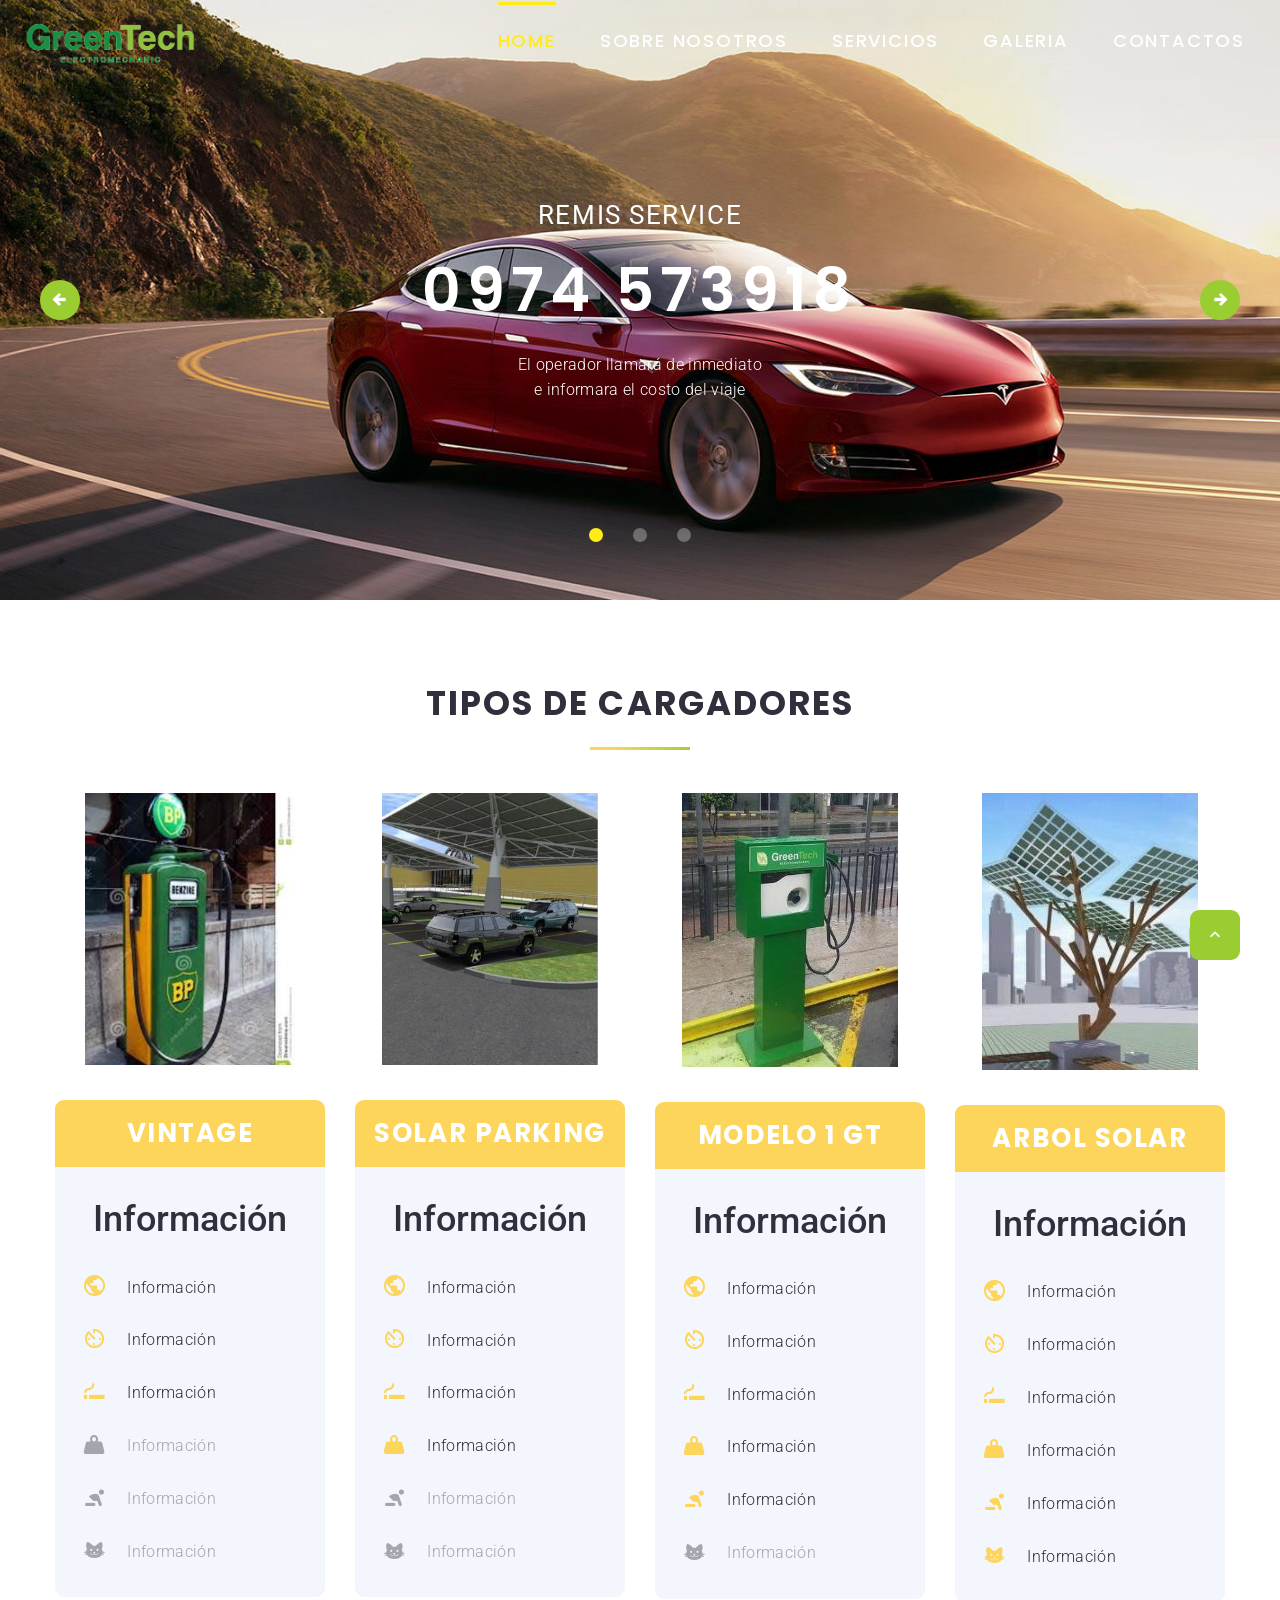
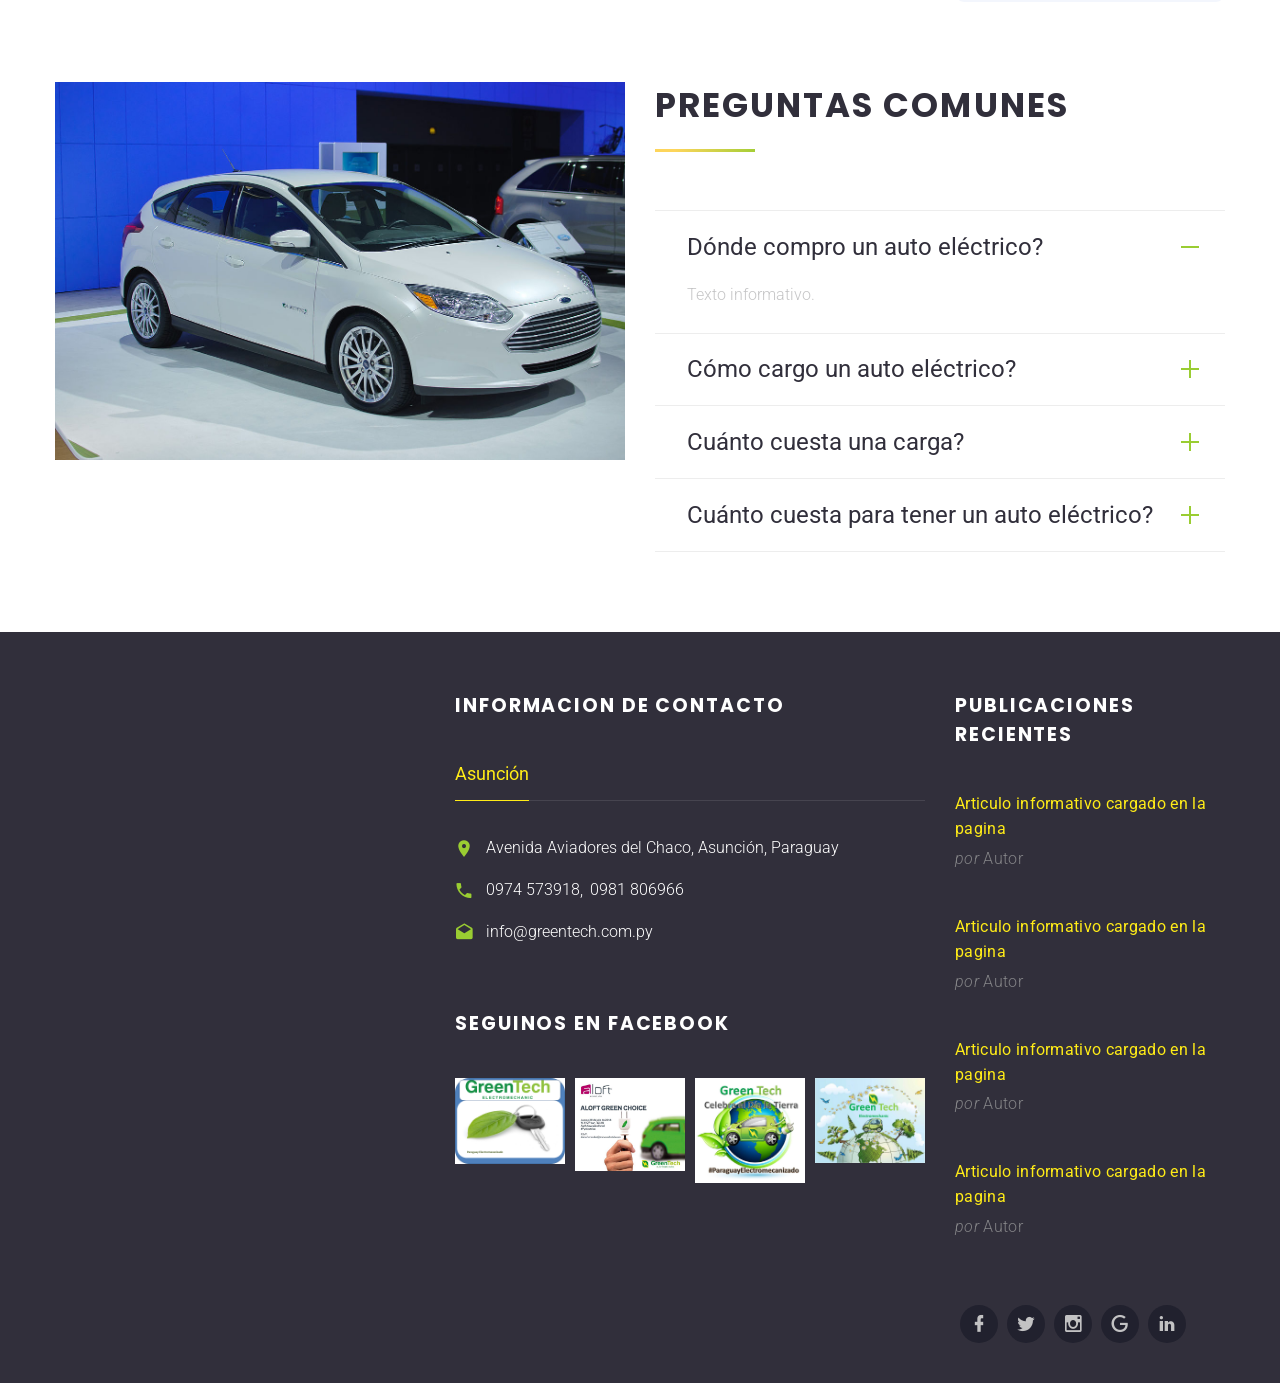
<file: template/site/index.html>
﻿<!DOCTYPE html>
<html class="wide wow-animation" lang="en">
  <head>
    <!-- Site Title-->
    <title>Home</title>
    <meta name="format-detection" content="telephone=no">
    <meta name="viewport" content="width=device-width, height=device-height, initial-scale=1.0">
    <meta http-equiv="X-UA-Compatible" content="IE=edge">
    <meta charset="utf-8">
    <link rel="icon" href="images/favicon.png" type="image/x-icon">
    <!-- Stylesheets -->
    <link rel="stylesheet" type="text/css" href="//fonts.googleapis.com/css?family=Poppins:200,400,500,600%7CRoboto:300,400,300italic,700%7CMontserrat:900">
    <link rel="stylesheet" href="css/bootstrap.css">
    <link rel="stylesheet" href="css/style.css">
    <link rel="stylesheet" href="css/mdi.css">
    <link rel="stylesheet" href="css/fl-bigmug-line.css">
		<!--[if lt IE 10]>
    <div style="background: #212121; padding: 10px 0; box-shadow: 3px 3px 5px 0 rgba(0,0,0,.3); clear: both; text-align:center; position: relative; z-index:1;"><a href="http://windows.microsoft.com/en-US/internet-explorer/"><img src="images/ie8-panel/warning_bar_0000_us.jpg" border="0" height="42" width="820" alt="You are using an outdated browser. For a faster, safer browsing experience, upgrade for free today."></a></div>
    <script src="js/html5shiv.min.js"></script>
		<![endif]--> 
  </head>
  <body>
    <!-- Page preloader-->
    <div class="page-loader">
      <div class="page-loader-body"> 
        <div class="preloader-wrapper big active"> 
          <div class="spinner-layer spinner-blue">
            <div class="circle-clipper left">
              <div class="circle"></div>
            </div>
            <div class="gap-patch">
              <div class="circle"> </div>
            </div>
            <div class="circle-clipper right">
              <div class="circle"></div>
            </div>
          </div>
          <div class="spinner-layer spinner-red">
            <div class="circle-clipper left">
              <div class="circle"></div>
            </div>
            <div class="gap-patch">
              <div class="circle"> </div>
            </div>
            <div class="circle-clipper right">
              <div class="circle"></div>
            </div>
          </div>
          <div class="spinner-layer spinner-yellow"> 
            <div class="circle-clipper left">
              <div class="circle"></div>
            </div>
            <div class="gap-patch">
              <div class="circle"></div>
            </div>
            <div class="circle-clipper right">
              <div class="circle"> </div>
            </div>
          </div>
          <div class="spinner-layer spinner-green"> 
            <div class="circle-clipper left">
              <div class="circle"></div>
            </div>
            <div class="gap-patch">
              <div class="circle"></div>
            </div>
            <div class="circle-clipper right">
              <div class="circle"></div>
            </div>
          </div>
        </div>
      </div>
    </div>
    <!-- Page-->
    <div class="page">
      <!-- Page Header-->
      <header class="section page-header bg-gray-darker breadcrumbs-custom-wrap">
        <div class="rd-navbar-wrap rd-navbar-default">
          <nav class="rd-navbar" data-layout="rd-navbar-fixed" data-sm-layout="rd-navbar-fixed" data-md-layout="rd-navbar-fullwidth" data-md-device-layout="rd-navbar-fixed" data-lg-layout="rd-navbar-static" data-lg-device-layout="rd-navbar-static" data-md-stick-up-offset="2px" data-lg-stick-up-offset="2px" data-stick-up="true" data-sm-stick-up="true" data-md-stick-up="true" data-lg-stick-up="true">
            <div class="rd-navbar-inner">
              <!-- RD Navbar Panel-->
              <div class="rd-navbar-panel">
                <!-- RD Navbar Toggle-->
                <button class="rd-navbar-toggle" data-rd-navbar-toggle=".rd-navbar-nav-wrap"><span></span></button>
                <!-- RD Navbar Brand-->
                <div class="rd-navbar-brand"><a class="brand-name" href="index.html"><img class="logo-inverse" src="images/image5.png" alt="" width="350" height="70"/></a></div>
              </div>
              <div class="rd-navbar-aside-right">
                <div class="rd-navbar-nav-wrap">
                  <!-- RD Navbar Nav-->
                  <ul class="rd-navbar-nav">
                    <li class="active"><a href="index.html">Home</a>
                    </li>
                    <li><a href="about-us.html">Sobre Nosotros</a>
                    </li>
                    <li><a href="services.html">Servicios</a>
                      <!-- RD Navbar Dropdown-->
                      <!-- <ul class="rd-navbar-dropdown">
                        <li><a href="services.html">Servicios</a>
                        </li>
                        <li><a href="single-service.html">Servicio único</a>
                        </li>
                      </ul> -->
                    </li>
                    <li><a href="grid-gallery-outside-title.html">Galeria</a>
                      <!-- RD Navbar Dropdown-->
                      <!-- <ul class="rd-navbar-dropdown">
                        <li><a href="grid-album-gallery.html">Grid Album Gallery</a>
                        </li>
                        <li><a href="fullwidth-gallery-inside-title.html">Fullwidth Gallery Inside Title</a>
                        </li>
                        <li><a href="grid-gallery-outside-title.html">Grid Gallery Outside Title</a>
                        </li>
                        <li><a href="masonry-gallery-outside-title.html">Masonry Gallery Outside Title</a>
                        </li>
                      </ul> -->
                    </li>
                    <!-- <li><a href="#">Blog</a>
                      <ul class="rd-navbar-dropdown">
                        <li><a href="classic-blog.html">Classic Blog</a>
                        </li>
                        <li><a href="grid-blog.html">Grid Blog</a>
                        </li>
                        <li><a href="masonry-blog.html">Masonry Blog</a>
                        </li>
                        <li><a href="modern-blog.html">Modern Blog</a>
                        </li>
                        <li><a href="audio-post.html">Audio Post</a>
                        </li>
                        <li><a href="image-post.html">Image Post</a>
                        </li>
                        <li><a href="single-post.html">Single Post</a>
                        </li>
                        <li><a href="video-post.html">Video Post</a>
                        </li>
                      </ul>
                    </li>
                    <li><a href="#">Paginas</a>
                      <ul class="rd-navbar-megamenu rd-navbar-megamenu-banner">
                        <li><img src="images/accordions-1-570x600.jpg" alt="" width="570" height="600"/>
                        </li>
                        <li>
                          <ul class="rd-megamenu-list">
                            <li><a href="404-page.html">404 Page</a></li>
                            <li><a href="503-page.html">503 Page</a></li>
                            <li><a href="careers.html">Careers</a></li>
                            <li><a href="single-job.html">Single Job</a></li>
                            <li><a href="coming-soon.html">Coming Soon</a></li>
                            <li><a href="pricing.html">Pricing</a></li>
                            <li><a href="tooltips.html">Tooltips</a></li>
                          </ul>
                        </li>
                        <li>
                          <ul class="rd-megamenu-list">
                            <li><a href="our-history.html">Nuestra Historia</a></li>
                            <li><a href="login-page.html">Login Page</a></li>
                            <li><a href="registration-page.html">Registration Page</a></li>
                            <li><a href="search-results.html">Search Results</a></li>
                            <li><a href="under-construction.html">Under Construction</a></li>
                            <li><a href="privacy-policy.html">Privacy policy</a></li>
                          </ul>
                        </li>
                        <li>
                          <ul class="rd-megamenu-list">
                            <li><a href="accordions.html">Accordions</a></li>
                            <li><a href="countdown.html">Countdown</a></li>
                            <li><a href="forms.html">Forms</a></li>
                            <li><a href="grid-system.html">Grid System</a></li>
                            <li><a href="tables.html">Tables</a></li>
                            <li><a href="tabs.html">Tabs</a></li>
                            <li><a href="typography.html">Typography</a></li>
                            <li><a href="radials.html">Radials</a></li>
                          </ul>
                        </li>
                      </ul>
                    </li> -->
                    <li><a href="contacts.html">Contactos</a>
                    </li>
                  </ul>
                </div>
               <!--  <div class="rd-navbar-aside-right-inner">
                  <div class="rd-navbar-search"><a class="rd-navbar-search-toggle" data-rd-navbar-toggle=".rd-navbar-search" href="#"><span></span></a>
                    <form class="rd-search" action="search-results.html" data-search-live="rd-search-results-live" method="GET">
                      <div class="form-wrap">
                        <label class="form-label form-label" for="rd-navbar-search-form-input">Search...</label>
                        <input class="rd-navbar-search-form-input form-input" id="rd-navbar-search-form-input" type="text" name="s" autocomplete="off">
                        <div class="rd-search-results-live" id="rd-search-results-live"></div>
                      </div>
                      <button class="rd-search-form-submit mdi mdi-magnify"></button>
                    </form>
                  </div>
                </div> -->
              </div>
            </div>
          </nav>
        </div>
      </header>

      <section class="section section-access">
        <!-- Welcome To-->
        <div class="swiper-container swiper-slider swiper-modern swiper-modern-style-1 swiper-modern-1" data-loop="true" data-autoplay="false" data-simulate-touch="false">
          <div class="swiper-wrapper">
            <div class="swiper-slide" data-slide-bg="images/image11.jpg">
              <div class="swiper-slide-caption">
                <div class="section-lg context-dark text-center">
                  <div class="shell shell-wide">
                    <div class="range range-xs-center">
                      <div class="cell-lg-10 cell-xl-10">
                        <div class="swiper-box-info">
                          <div class="text-regular heading-4 text-uppercase">Remis Service</div>
                          <h1 class="reveal-inline-block"><a class="text-secondary-1" href="callto:#">0974 573918</a></h1>
                          <p class="text-spacing-sm">El operador llamará de inmediato<br class="veil reveal-sm-block"> e informara el costo del viaje
                          </p>
                        </div>
                      </div>
                    </div>
                  </div>
                </div>
              </div>
            </div>
            <div class="swiper-slide" data-slide-bg="images/image10.jpg">
              <div class="swiper-slide-caption">
                <div class="section-lg context-dark text-center">
                  <div class="shell shell-wide">
                    <div class="range range-xs-center">
                      <div class="cell-lg-10 cell-xl-8">
                        <div class="swiper-box-info">
                          <div class="text-light heading-4 text-uppercase"><span>Llámenos:</span> <a class="text-secondary-1" href="callto:#">0974 573918</a>
                          </div>
                          <h1>Servicio 24 horas</h1>
                          <p class="text-spacing-sm">Disfruta el viaje a tu destino seleccionado<br class="veil reveal-sm-block"> con nuestros conductores
                          </p>
                        </div>
                      </div>
                    </div>
                  </div>
                </div>
              </div>
            </div>
            <div class="swiper-slide" data-slide-bg="images/image6.jpg">
              <div class="swiper-slide-caption">
                <div class="section-lg context-dark text-center">
                  <div class="shell shell-wide">
                    <div class="range range-xs-center">
                      <div class="cell-lg-10 cell-xl-10">
                        <div class="swiper-box-info">
                          <div class="text-light heading-4 text-uppercase"><span>Nuestra línea directa:</span> <a class="text-secondary-1" href="callto:#">0974 573918</a>
                          </div>
                          <h1>Conduce tus sueños</h1>
                          <p class="text-spacing-sm">Remis Service es la forma más confiable y segura de transladarse<br class="veil reveal-sm-block"> a Dónde quieras.
                          </p>
                        </div>
                      </div>
                    </div>
                  </div>
                </div>
              </div>
            </div>
          </div>
          <!-- Swiper controls-->
          <div class="swiper-button-prev"></div>
          <div class="swiper-button-next"></div>
          <div class="swiper-pagination-wrap">
            <div class="swiper-pagination"></div>
          </div>
        </div>
      </section>

      
      <section class="section section-lg text-center bg-white">
        <div class="shell shell-wide">
          <h3>tipos de cargadores</h3>
          <div class="divider divider-default"></div>
          <div class="range range-lg range-50">           
            <!-- Pricing Box XL-->
            <div class="cell-sm-6 cell-lg-3">
              <div class="box-price-info">
                <div class="box-price-info-image"><img src="images/image16.jpg" alt="" width="210" height="72"/>
                </div>
              </div>
              <div class="pricing-box pricing-box-xl pricing-box-novi">
                <div class="pricing-box-header">
                  <h4>Vintage</h4>
                </div>
                <div class="pricing-box-price">
                  <div class="heading-2"><sup></sup>Información</div>
                </div>
                <div class="pricing-box-body">
                  <ul class="pricing-box-list">
                    <li>
                      <div class="unit unit-spacing-sm unit-horizontal unit-middle">
                        <div class="unit-left"><span class="icon icon-md-big icon-primary mdi mdi-earth"></span></div>
                        <div class="unit-body"><span>Información</span></div>
                      </div>
                    </li>
                    <li>
                      <div class="unit unit-spacing-sm unit-horizontal unit-middle">
                        <div class="unit-left"><span class="icon icon-md-big icon-primary mdi mdi-av-timer"></span></div>
                        <div class="unit-body"><span>Información</span></div>
                      </div>
                    </li>
                    <li>
                      <div class="unit unit-spacing-sm unit-horizontal unit-middle">
                        <div class="unit-left"><span class="icon icon-md-big icon-primary mdi mdi-smoking"></span></div>
                        <div class="unit-body"><span>Información</span></div>
                      </div>
                    </li>
                    <li class="inactive">
                      <div class="unit unit-spacing-sm unit-horizontal unit-middle">
                        <div class="unit-left"><span class="icon icon-md-big icon-primary mdi mdi-weight"></span></div>
                        <div class="unit-body"><span>Información</span></div>
                      </div>
                    </li>
                    <li class="inactive">
                      <div class="unit unit-spacing-sm unit-horizontal unit-middle">
                        <div class="unit-left"><span class="icon icon-md-big icon-primary mdi mdi-baby"></span></div>
                        <div class="unit-body"><span>Información</span></div>
                      </div>
                    </li>
                    <li class="inactive">
                      <div class="unit unit-spacing-sm unit-horizontal unit-middle">
                        <div class="unit-left"><span class="icon icon-md-big icon-primary mdi mdi-cat"></span></div>
                        <div class="unit-body"><span>Información</span></div>
                      </div>
                    </li>
                  </ul>
                </div>
              </div>
            </div>
            <!-- Pricing Box XL-->
            <div class="cell-sm-6 cell-lg-3">
              <div class="box-price-info">
                <div class="box-price-info-image"><img src="images/image17.jpg" alt="" width="255" height="77"/>
                </div>
              </div>
              <div class="pricing-box pricing-box-xl pricing-box-novi">
                <div class="pricing-box-header">
                  <h4>Solar Parking</h4>
                </div>
                <div class="pricing-box-price">
                  <div class="heading-2"><sup></sup>Información</div>
                </div>
                <div class="pricing-box-body">
                  <ul class="pricing-box-list">
                    <li>
                      <div class="unit unit-spacing-sm unit-horizontal unit-middle">
                        <div class="unit-left"><span class="icon icon-md-big icon-primary mdi mdi-earth"></span></div>
                        <div class="unit-body"><span>Información</span></div>
                      </div>
                    </li>
                    <li>
                      <div class="unit unit-spacing-sm unit-horizontal unit-middle">
                        <div class="unit-left"><span class="icon icon-md-big icon-primary mdi mdi-av-timer"></span></div>
                        <div class="unit-body"><span>Información</span></div>
                      </div>
                    </li>
                    <li>
                      <div class="unit unit-spacing-sm unit-horizontal unit-middle">
                        <div class="unit-left"><span class="icon icon-md-big icon-primary mdi mdi-smoking"></span></div>
                        <div class="unit-body"><span>Información</span></div>
                      </div>
                    </li>
                    <li>
                      <div class="unit unit-spacing-sm unit-horizontal unit-middle">
                        <div class="unit-left"><span class="icon icon-md-big icon-primary mdi mdi-weight"></span></div>
                        <div class="unit-body"><span>Información</span></div>
                      </div>
                    </li>
                    <li class="inactive">
                      <div class="unit unit-spacing-sm unit-horizontal unit-middle">
                        <div class="unit-left"><span class="icon icon-md-big icon-primary mdi mdi-baby"></span></div>
                        <div class="unit-body"><span>Información</span></div>
                      </div>
                    </li>
                    <li class="inactive">
                      <div class="unit unit-spacing-sm unit-horizontal unit-middle">
                        <div class="unit-left"><span class="icon icon-md-big icon-primary mdi mdi-cat"></span></div>
                        <div class="unit-body"><span>Información</span></div>
                      </div>
                    </li>
                  </ul>
                </div>
              </div>
            </div>
            <!-- Pricing Box XL-->
            <div class="cell-sm-6 cell-lg-3">
              <div class="box-price-info">
                <div class="box-price-info-image"><img src="images/image18.jpg" alt="" width="245" height="92"/>
                </div>
              </div>
              <div class="pricing-box pricing-box-xl pricing-box-novi">
                <div class="pricing-box-header">
                  <h4>Modelo 1 GT</h4>
                </div>
                <div class="pricing-box-price">
                  <div class="heading-2"><sup></sup>Información</div>
                </div>
                <div class="pricing-box-body">
                  <ul class="pricing-box-list">
                    <li>
                      <div class="unit unit-spacing-sm unit-horizontal unit-middle">
                        <div class="unit-left"><span class="icon icon-md-big icon-primary mdi mdi-earth"></span></div>
                        <div class="unit-body"><span>Información</span></div>
                      </div>
                    </li>
                    <li>
                      <div class="unit unit-spacing-sm unit-horizontal unit-middle">
                        <div class="unit-left"><span class="icon icon-md-big icon-primary mdi mdi-av-timer"></span></div>
                        <div class="unit-body"><span>Información</span></div>
                      </div>
                    </li>
                    <li>
                      <div class="unit unit-spacing-sm unit-horizontal unit-middle">
                        <div class="unit-left"><span class="icon icon-md-big icon-primary mdi mdi-smoking"></span></div>
                        <div class="unit-body"><span>Información</span></div>
                      </div>
                    </li>
                    <li>
                      <div class="unit unit-spacing-sm unit-horizontal unit-middle">
                        <div class="unit-left"><span class="icon icon-md-big icon-primary mdi mdi-weight"></span></div>
                        <div class="unit-body"><span>Información</span></div>
                      </div>
                    </li>
                    <li>
                      <div class="unit unit-spacing-sm unit-horizontal unit-middle">
                        <div class="unit-left"><span class="icon icon-md-big icon-primary mdi mdi-baby"></span></div>
                        <div class="unit-body"><span>Información</span></div>
                      </div>
                    </li>
                    <li class="inactive">
                      <div class="unit unit-spacing-sm unit-horizontal unit-middle">
                        <div class="unit-left"><span class="icon icon-md-big icon-primary mdi mdi-cat"></span></div>
                        <div class="unit-body"><span>Información</span></div>
                      </div>
                    </li>
                  </ul>
                </div>
              </div>
            </div>
            <!-- Pricing Box XL-->
            <div class="cell-sm-6 cell-lg-3">
              <div class="box-price-info">
                <div class="box-price-info-image"><img src="images/image19.jpg" alt="" width="279" height="93"/>
                </div>
              </div>
              <div class="pricing-box pricing-box-xl pricing-box-novi">
                <div class="pricing-box-header">
                  <h4>Arbol Solar</h4>
                </div>
                <div class="pricing-box-price">
                  <div class="heading-2"><sup></sup>Información</div>
                </div>
                <div class="pricing-box-body">
                  <ul class="pricing-box-list">
                    <li>
                      <div class="unit unit-spacing-sm unit-horizontal unit-middle">
                        <div class="unit-left"><span class="icon icon-md-big icon-primary mdi mdi-earth"></span></div>
                        <div class="unit-body"><span>Información</span></div>
                      </div>
                    </li>
                    <li>
                      <div class="unit unit-spacing-sm unit-horizontal unit-middle">
                        <div class="unit-left"><span class="icon icon-md-big icon-primary mdi mdi-av-timer"></span></div>
                        <div class="unit-body"><span>Información</span></div>
                      </div>
                    </li>
                    <li>
                      <div class="unit unit-spacing-sm unit-horizontal unit-middle">
                        <div class="unit-left"><span class="icon icon-md-big icon-primary mdi mdi-smoking"></span></div>
                        <div class="unit-body"><span>Información</span></div>
                      </div>
                    </li>
                    <li>
                      <div class="unit unit-spacing-sm unit-horizontal unit-middle">
                        <div class="unit-left"><span class="icon icon-md-big icon-primary mdi mdi-weight"></span></div>
                        <div class="unit-body"><span>Información</span></div>
                      </div>
                    </li>
                    <li>
                      <div class="unit unit-spacing-sm unit-horizontal unit-middle">
                        <div class="unit-left"><span class="icon icon-md-big icon-primary mdi mdi-baby"></span></div>
                        <div class="unit-body"><span>Información</span></div>
                      </div>
                    </li>
                    <li>
                      <div class="unit unit-spacing-sm unit-horizontal unit-middle">
                        <div class="unit-left"><span class="icon icon-md-big icon-primary mdi mdi-cat"></span></div>
                        <div class="unit-body"><span>Información</span></div>
                      </div>
                    </li>
                  </ul>
                </div>
              </div>
            </div>
          </div>
        </div>
      </section>
      <!-- <section class="section-2-columns bg-gray-lighter bg-additional-gray-darker">
        <div class="shell-custom">
          <div class="range range-sm-center range-md-middle range-lg-left range-0">
            <div class="cell-sm-10 cell-md-6">
              <div class="section-lg">
                <div class="shell-custom-inner">
                  <h3>What people say</h3>
                  <hr class="divider divider-default">
                  <div class="slider-widget">
                    <div class="slick-slider" id="slick-1" data-arrows="true" data-loop="true" data-dots="false" data-swipe="false" data-items="1" data-custom-arrows="true">
                      <div class="item">
                        <article class="quote-classic">
                          <div class="quote-classic-header"><img class="quote-classic-image" src="images/quote-taxi-1-103x107.jpg" alt="" width="103" height="107"/>
                            <div class="quote-classic-meta">
                              <p class="quote-classic-cite">Mary McMillan</p>
                              <p class="quote-classic-small">Regular Customer</p>
                            </div>
                          </div>
                          <div class="quote-classic-text">
                            <p>Just wanted to say how satisfied I was with the driver James, he was friendly and drove very well. The car was excellent and I will recommend your service. I think every American state needs such taxi service. Thank you!</p>
                          </div>
                        </article>
                      </div>
                      <div class="item">
                        <article class="quote-classic">
                          <div class="quote-classic-header"><img class="quote-classic-image" src="images/quote-taxi-2-107x111.jpg" alt="" width="107" height="111"/>
                            <div class="quote-classic-meta">
                              <p class="quote-classic-cite">James Smith</p>
                              <p class="quote-classic-small">Regular Customer</p>
                            </div>
                          </div>
                          <div class="quote-classic-text">
                            <p>I am very apprehensive about taxi rides because I have not had pleasant experiences before. You were different because your driver was friendly and courteous. You provide exceptional taxi services.</p>
                          </div>
                        </article>
                      </div>
                      <div class="item">
                        <article class="quote-classic">
                          <div class="quote-classic-header"><img class="quote-classic-image" src="images/quote-taxi-3-109x112.jpg" alt="" width="109" height="112"/>
                            <div class="quote-classic-meta">
                              <p class="quote-classic-cite">Susan Contreras</p>
                              <p class="quote-classic-small">Regular Customer</p>
                            </div>
                          </div>
                          <div class="quote-classic-text">
                            <p>I am happy to send you this message! Your dispatcher and the driver went out of their way to help me tonight. I left a cell phone in the taxi and they were able to locate it and returned it. Thank you for your amazing service.</p>
                          </div>
                        </article>
                      </div>
                    </div>
                    <div class="slider-widget-aside">
                      <div class="icon icon-lg-smaller mdi mdi-format-quote"></div>
                      <div class="slider-nav">
                        <button class="slick-prev mdi mdi-arrow-left-bold-circle" type="button" data-slick="slick-1"></button>
                        <button class="slick-next mdi mdi-arrow-right-bold-circle" type="button" data-slick="slick-1"></button>
                      </div>
                    </div>
                  </div>
                </div>
              </div>
            </div>
            <div class="cell-md-6 bg-additional-item">
              <div class="section-lg">
                <div class="shell-custom-inner shell-custom-inner-1 text-center">
                  <div class="range range-120">
                    <div class="cell-xs-6 cell-sm-3 cell-md-6">
                      <div class="counter-wrap"><span class="icon icon-secondary mdi mdi-car"></span>
                        <div class="heading-3"><span class="counter" data-speed="1000">500</span><span class="counter-preffix">+</span></div>
                        <p>Cars</p>
                      </div>
                    </div>
                    <div class="cell-xs-6 cell-sm-3 cell-md-6">
                      <div class="counter-wrap"><span class="icon icon-secondary mdi mdi-account-multiple-outline"></span>
                        <div class="heading-3"><span class="counter" data-step="3000">246000</span></div>
                        <p>Happy Clients</p>
                      </div>
                    </div>
                    <div class="cell-xs-6 cell-sm-3 cell-md-6">
                      <div class="counter-wrap"><span class="icon icon-secondary mdi mdi-clock"></span>
                        <div class="heading-3"><span class="counter" data-speed="3000">2500</span><span class="counter-preffix">+</span></div>
                        <p>Working <br> Hours</p>
                      </div>
                    </div>
                    <div class="cell-xs-6 cell-sm-3 cell-md-6">
                      <div class="counter-wrap"><span class="icon icon-secondary mdi mdi-checkbox-marked-circle-outline"></span>
                        <div class="heading-3"><span class="counter" data-step="3000">12000</span></div>
                        <p>Rides</p>
                      </div>
                    </div>
                  </div>
                </div>
              </div>
            </div>
          </div>
        </div>
      </section> -->

      <section class="section section-lg section-2-columns bg-white section-reverse">
        <div class="shell shell-bigger">
          <div class="range range-ten range-50 range-sm-center range-lg-justify">
            <div class="cell-sm-9 cell-md-5 cell-xl-5">
              <h3>Preguntas Comunes</h3>
              <!-- Bootstrap collapse-->
              <div class="divider divider-default"></div>
              <div class="panel-group panel-group-custom panel-group-light" id="accordion2" role="tablist" aria-multiselectable="false">
                <!-- Bootstrap panel-->
                <div class="panel panel-custom panel-light">
                  <div class="panel-heading" id="accordion2Heading1" role="tab">
                    <div class="panel-title"><a role="button" data-toggle="collapse" data-parent="#accordion2" href="#accordion2Collapse1" aria-controls="accordion2Collapse1" aria-expanded="true">Dónde compro un auto eléctrico?
                        <div class="panel-arrow"></div></a>
                    </div>
                  </div>
                  <div class="panel-collapse collapse in" id="accordion2Collapse1" role="tabpanel" aria-labelledby="accordion2Heading1">
                    <div class="panel-body">
                      <p>Texto informativo.</p>
                    </div>
                  </div>
                </div>
                <!-- Bootstrap panel-->
                <div class="panel panel-custom panel-light">
                  <div class="panel-heading" id="accordion2Heading2" role="tab">
                    <div class="panel-title"><a class="collapsed" role="button" data-toggle="collapse" data-parent="#accordion2" href="#accordion2Collapse2" aria-controls="accordion2Collapse2">Cómo cargo un auto eléctrico?
                        <div class="panel-arrow"></div></a>
                    </div>
                  </div>
                  <div class="panel-collapse collapse" id="accordion2Collapse2" role="tabpanel" aria-labelledby="accordion2Heading2">
                    <div class="panel-body">
                      <p>Texto informativo.</p>
                    </div>
                  </div>
                </div>
                <!-- Bootstrap panel-->
                <div class="panel panel-custom panel-light">
                  <div class="panel-heading" id="accordion2Heading3" role="tab">
                    <div class="panel-title"><a class="collapsed" role="button" data-toggle="collapse" data-parent="#accordion2" href="#accordion2Collapse3" aria-controls="accordion2Collapse3">Cuánto cuesta una carga?
                        <div class="panel-arrow"></div></a>
                    </div>
                  </div>
                  <div class="panel-collapse collapse" id="accordion2Collapse3" role="tabpanel" aria-labelledby="accordion2Heading3">
                    <div class="panel-body">
                      <p>Texto informativo.</p>
                    </div>
                  </div>
                </div>
                <!-- Bootstrap panel-->
                <div class="panel panel-custom panel-light">
                  <div class="panel-heading" id="accordion2Heading4" role="tab">
                    <div class="panel-title"><a class="collapsed" role="button" data-toggle="collapse" data-parent="#accordion2" href="#accordion2Collapse4" aria-controls="accordion2Collapse4">Cuánto cuesta para tener un auto eléctrico?
                        <div class="panel-arrow"></div></a>
                    </div>
                  </div>
                  <div class="panel-collapse collapse" id="accordion2Collapse4" role="tabpanel" aria-labelledby="accordion2Heading4">
                    <div class="panel-body">
                      <p>Texto informativo.</p>
                    </div>
                  </div>
                </div>
              </div>
            </div>
            <div class="cell-sm-9 cell-md-5 cell-xl-5">
              <figure  class=""><img src="images/image9.jpg" alt="" width="800" height="550"/>
              </figure>
            </div>
          </div>
        </div>
      </section>

      <!-- Blog posts-->
      <!-- <section class="section section-lg bg-gray-lighter text-center">
        <div class="shell-wide">
          <div class="range">
            <div class="cell-xs-12">
              <h3>Latest blog posts</h3>
              <div class="divider divider-default"></div>
              <div class="owl-carousel owl-carousel-team owl-carousel-inset" data-items="1" data-sm-items="2" data-lg-items="3" data-stage-padding="15" data-loop="true" data-margin="30" data-mouse-drag="false" data-dots="true">
                <article class="post-blog"><a class="post-blog-image" href="single-post.html"><img src="images/landing-taxi-7-570x415.jpg" alt="" width="570" height="415"/></a>
                  <div class="post-blog-caption">
                    <div class="post-blog-caption-header">
                      <ul class="post-blog-tags">
                        <li><a class="button-tags" href="single-post.html">news</a></li>
                      </ul>
                      <ul class="post-blog-meta">
                        <li><span>by</span>&nbsp;<a href="single-post.html">Ronald Chen</a></li>
                      </ul>
                    </div>
                    <div class="post-blog-caption-body">
                      <h5><a class="post-blog-title" href="single-post.html">Taxi Business Profits: How to Quickly Improve Cash Flow of Your Taxi Business</a></h5>
                    </div>
                    <div class="post-blog-caption-footer">
                      <time datetime="2017">Feb 27, 2017 at 6:53 pm</time><a class="post-comment" href="single-post.html"><span class="icon icon-md-middle icon-gray-1 mdi mdi-comment"></span><span>12</span></a>
                    </div>
                  </div>
                </article>
                <article class="post-blog"><a class="post-blog-image" href="image-post.html"><img src="images/landing-taxi-8-570x415.jpg" alt="" width="570" height="415"/></a>
                  <div class="post-blog-caption">
                    <div class="post-blog-caption-header">
                      <ul class="post-blog-tags">
                        <li><a class="button-tags" href="image-post.html">news</a></li>
                      </ul>
                      <ul class="post-blog-meta">
                        <li><span>by</span>&nbsp;<a href="single-post.html">Ronald Chen</a></li>
                      </ul>
                    </div>
                    <div class="post-blog-caption-body">
                      <h5><a class="post-blog-title" href="image-post.html">When You Run a Taxi Company, You Can Only Expect What You Inspect</a></h5>
                    </div>
                    <div class="post-blog-caption-footer">
                      <time datetime="2017">Feb 27, 2017 at 6:53 pm</time><a class="post-comment" href="image-post.html"><span class="icon icon-md-middle icon-gray-1 mdi mdi-comment"></span><span>12</span></a>
                    </div>
                  </div>
                </article>
                <article class="post-blog"><a class="post-blog-image" href="audio-post.html"><img src="images/landing-taxi-9-570x415.jpg" alt="" width="570" height="415"/></a>
                  <div class="post-blog-caption">
                    <div class="post-blog-caption-header">
                      <ul class="post-blog-tags">
                        <li><a class="button-tags" href="audio-post.html">news</a></li>
                      </ul>
                      <ul class="post-blog-meta">
                        <li><span>by</span>&nbsp;<a href="single-post.html">Ronald Chen</a></li>
                      </ul>
                    </div>
                    <div class="post-blog-caption-body">
                      <h5><a class="post-blog-title" href="audio-post.html">How to Run a Taxi Service: Preventing Negative Word Of Mouth Marketing</a></h5>
                    </div>
                    <div class="post-blog-caption-footer">
                      <time datetime="2017">Feb 27, 2017 at 6:53 pm</time><a class="post-comment" href="audio-post.html"><span class="icon icon-md-middle icon-gray-1 mdi mdi-comment"></span><span>12</span></a>
                    </div>
                  </div>
                </article>
              </div>
            </div>
          </div><a class="button button-secondary button-nina" href="classic-blog.html">view all blog posts</a>
        </div>
      </section> -->

      <!-- Footer Extended-->
      <footer class="section page-footer page-footer-extended text-center text-md-left bg-gray-darker">
        <div class="rd-google-map-wrap">
          <div class="rd-google-map rd-google-map-novi rd-google-map__model" data-zoom="15" data-y="-25.284817" data-x=" -57.568990" data-styles="[ { &quot;featureType&quot;: &quot;all&quot;, &quot;elementType&quot;: &quot;labels.text.fill&quot;, &quot;stylers&quot;: [ { &quot;saturation&quot;: 36 }, { &quot;color&quot;: &quot;#000000&quot; }, { &quot;lightness&quot;: 40 } ] }, { &quot;featureType&quot;: &quot;all&quot;, &quot;elementType&quot;: &quot;labels.text.stroke&quot;, &quot;stylers&quot;: [ { &quot;visibility&quot;: &quot;on&quot; }, { &quot;color&quot;: &quot;#000000&quot; }, { &quot;lightness&quot;: 16 } ] }, { &quot;featureType&quot;: &quot;all&quot;, &quot;elementType&quot;: &quot;labels.icon&quot;, &quot;stylers&quot;: [ { &quot;visibility&quot;: &quot;off&quot; } ] }, { &quot;featureType&quot;: &quot;administrative&quot;, &quot;elementType&quot;: &quot;geometry.fill&quot;, &quot;stylers&quot;: [ { &quot;color&quot;: &quot;#000000&quot; }, { &quot;lightness&quot;: 20 } ] }, { &quot;featureType&quot;: &quot;administrative&quot;, &quot;elementType&quot;: &quot;geometry.stroke&quot;, &quot;stylers&quot;: [ { &quot;color&quot;: &quot;#000000&quot; }, { &quot;lightness&quot;: 17 }, { &quot;weight&quot;: 1.2 } ] }, { &quot;featureType&quot;: &quot;landscape&quot;, &quot;elementType&quot;: &quot;geometry&quot;, &quot;stylers&quot;: [ { &quot;color&quot;: &quot;#000000&quot; }, { &quot;lightness&quot;: 20 } ] }, { &quot;featureType&quot;: &quot;poi&quot;, &quot;elementType&quot;: &quot;geometry&quot;, &quot;stylers&quot;: [ { &quot;color&quot;: &quot;#000000&quot; }, { &quot;lightness&quot;: 21 } ] }, { &quot;featureType&quot;: &quot;road.highway&quot;, &quot;elementType&quot;: &quot;geometry.fill&quot;, &quot;stylers&quot;: [ { &quot;color&quot;: &quot;#000000&quot; }, { &quot;lightness&quot;: 17 } ] }, { &quot;featureType&quot;: &quot;road.highway&quot;, &quot;elementType&quot;: &quot;geometry.stroke&quot;, &quot;stylers&quot;: [ { &quot;color&quot;: &quot;#000000&quot; }, { &quot;lightness&quot;: 29 }, { &quot;weight&quot;: 0.2 } ] }, { &quot;featureType&quot;: &quot;road.arterial&quot;, &quot;elementType&quot;: &quot;geometry&quot;, &quot;stylers&quot;: [ { &quot;color&quot;: &quot;#000000&quot; }, { &quot;lightness&quot;: 18 } ] }, { &quot;featureType&quot;: &quot;road.local&quot;, &quot;elementType&quot;: &quot;geometry&quot;, &quot;stylers&quot;: [ { &quot;color&quot;: &quot;#000000&quot; }, { &quot;lightness&quot;: 16 } ] }, { &quot;featureType&quot;: &quot;transit&quot;, &quot;elementType&quot;: &quot;geometry&quot;, &quot;stylers&quot;: [ { &quot;color&quot;: &quot;#000000&quot; }, { &quot;lightness&quot;: 19 } ] }, { &quot;featureType&quot;: &quot;water&quot;, &quot;elementType&quot;: &quot;geometry&quot;, &quot;stylers&quot;: [ { &quot;color&quot;: &quot;#000000&quot; }, { &quot;lightness&quot;: 17 } ] } ]">
            <ul class="map_locations">
              <li data-y="-25.284817" data-x="-57.568990">
                <p>Avenida Aviadores del Chaco, Asunción, Paraguay</p>
              </li>
            </ul>
          </div>
        </div>
        <div class="shell shell-wide">
          <div class="range range-xs-center range-md-justify range-lg-right range-135">
            <div class="cell-sm-8 cell-md-6 cell-lg-5">
              <div class="contact-info-wrap">
                <h6>informacion de contacto </h6>
                <div class="tabs-custom tabs-horizontal tabs-line tabs-line-small" id="tabs-21"> 
                  <!-- Nav tabs-->
                  <ul class="nav nav-tabs">
                    <li class="active"><a href="#tabs-extended-2-1" data-toggle="tab">Asunción</a></li>
                  </ul>
                  <!-- Tab panes-->
                  <div class="tab-content">
                    <div class="tab-pane fade in active" id="tabs-extended-2-1">
                      <ul class="list-xs list-darker">
                        <li class="box-inline"><span class="icon icon-md-smaller icon-primary mdi mdi-map-marker"></span>
                          <div><a href="#">Avenida Aviadores del Chaco, Asunción, Paraguay</a></div>
                        </li>
                        <li class="box-inline"><span class="icon icon-md-smaller icon-primary mdi mdi-phone"></span>
                          <ul class="list-comma">
                            <li><a href="callto:#">0974 573918</a></li>
                            <li><a href="callto:#">0981 806966</a></li>
                          </ul>
                        </li>
                        <li class="box-inline"><span class="icon icon-md-smaller icon-primary mdi mdi-email-open"></span><a href="mailto:#">info@greentech.com.py</a></li>
                      </ul>
                    </div>
                  </div>
                </div>
                <h6>Seguinos en facebook</h6>
                <div class="instafeed text-center" data-instafeed-tagname="bTaxiTM" data-instafeed-get="tagged" data-instafeed-sort="least-liked" data-lightgallery="group">
                  <div class="range range-narrow range-10">
                    <div class="cell-xs-3 cell-xxs-4" data-instafeed-item="">
                      <img src="images/ico01.png" alt="" width="800" height="550"/>  
                    </div>
                    <div class="cell-xs-3 cell-xxs-4" data-instafeed-item="">
                      <img src="images/ico02.jpg" alt="" width="800" height="550"/> 
                    </div>
                    <div class="cell-xs-3 cell-xxs-4" data-instafeed-item="">
                      <img src="images/ico03.jpg" alt="" width="800" height="550"/>  
                    </div>
                    <div class="cell-xs-3 cell-xxs-4" data-instafeed-item="">
                      <img src="images/ico04.jpg" alt="" width="800" height="550"/>  
                    </div>
                  </div>
                </div>
              </div>
            </div>
            <div class="cell-sm-8 cell-md-5 cell-lg-3">
              <h6>Publicaciones recientes</h6>
              <div class="blog-inline-wrap">
                <!-- Blog Inline-->
                <article class="blog-inline">
                  <div class="blog-inline-title"><a href="single-post.html">Articulo informativo cargado en la pagina</a></div>
                  <ul class="blog-inline-meta">
                    <li>
                      por&nbsp;<a class="text-normal" href="single-post.html">Autor</a></li>
                  </ul>
                </article>
                <!-- Blog Inline-->
                <article class="blog-inline">
                  <div class="blog-inline-title"><a href="single-post.html">Articulo informativo cargado en la pagina</a></div>
                  <ul class="blog-inline-meta">
                    <li>
                      por&nbsp;<a class="text-normal" href="single-post.html">Autor</a></li>
                  </ul>
                </article>
                <!-- Blog Inline-->
                <article class="blog-inline">
                  <div class="blog-inline-title"><a href="single-post.html">Articulo informativo cargado en la pagina</a></div>
                  <ul class="blog-inline-meta">
                    <li>
                      por&nbsp;<a class="text-normal" href="single-post.html">Autor</a></li>
                  </ul>
                </article>
                <!-- Blog Inline-->
                <article class="blog-inline">
                  <div class="blog-inline-title"><a href="single-post.html">Articulo informativo cargado en la pagina</a></div>
                  <ul class="blog-inline-meta">
                    <li>
                      por&nbsp;<a class="text-normal" href="single-post.html">Autor</a></li>
                  </ul>
                </article>
              </div>
            </div>
            <div class="cell-lg-8">
              <div class="range range-md-reverse range-xs-center range-md-middle range-135 range-lg-left">
                <div class="cell-sm-10 cell-md-5 cell-lg-5 cell-xl-5 text-center">
                  <ul class="group-xs group-middle social-icons-list">
                    <li><a class="icon icon-md-smaller icon-circle icon-secondary-5-filled mdi mdi-facebook" target="_blank" href="https://es-la.facebook.com/GreenTechParaguay/"></a></li>
                    <li><a class="icon icon-md-smaller icon-circle icon-secondary-5-filled mdi mdi-twitter" href="#"></a></li>
                    <li><a class="icon icon-md-smaller icon-circle icon-secondary-5-filled mdi mdi-instagram" href="#"></a></li>
                    <li><a class="icon icon-md-smaller icon-circle icon-secondary-5-filled mdi mdi-google" href="#"></a></li>
                    <li><a class="icon icon-md-smaller icon-circle icon-secondary-5-filled mdi mdi-linkedin" href="#"></a></li>
                  </ul>
                </div>
                <div class="cell-sm-10 cell-md-7 cell-lg-7 cell-xl-6">
                  <!-- <p class="right">&#169;&nbsp;<span class="copyright-year"></span> All Rights Reserved&nbsp;<a href="#">Terms of Use</a>&nbsp;and&nbsp;<a href="privacy-policy.html">Privacy Policy</a></p> -->
                </div>
              </div>
            </div>
          </div>
        </div>
      </footer>
    </div>
    <!-- PANEL-->
    <!-- END PANEL-->
    <!-- Global Mailform Output-->
    <div class="snackbars" id="form-output-global"></div>
    <!-- Javascript-->
    <script src="js/core.min.js"></script>
    <script src="js/script.js"></script>
  </body>
</html>
</file>
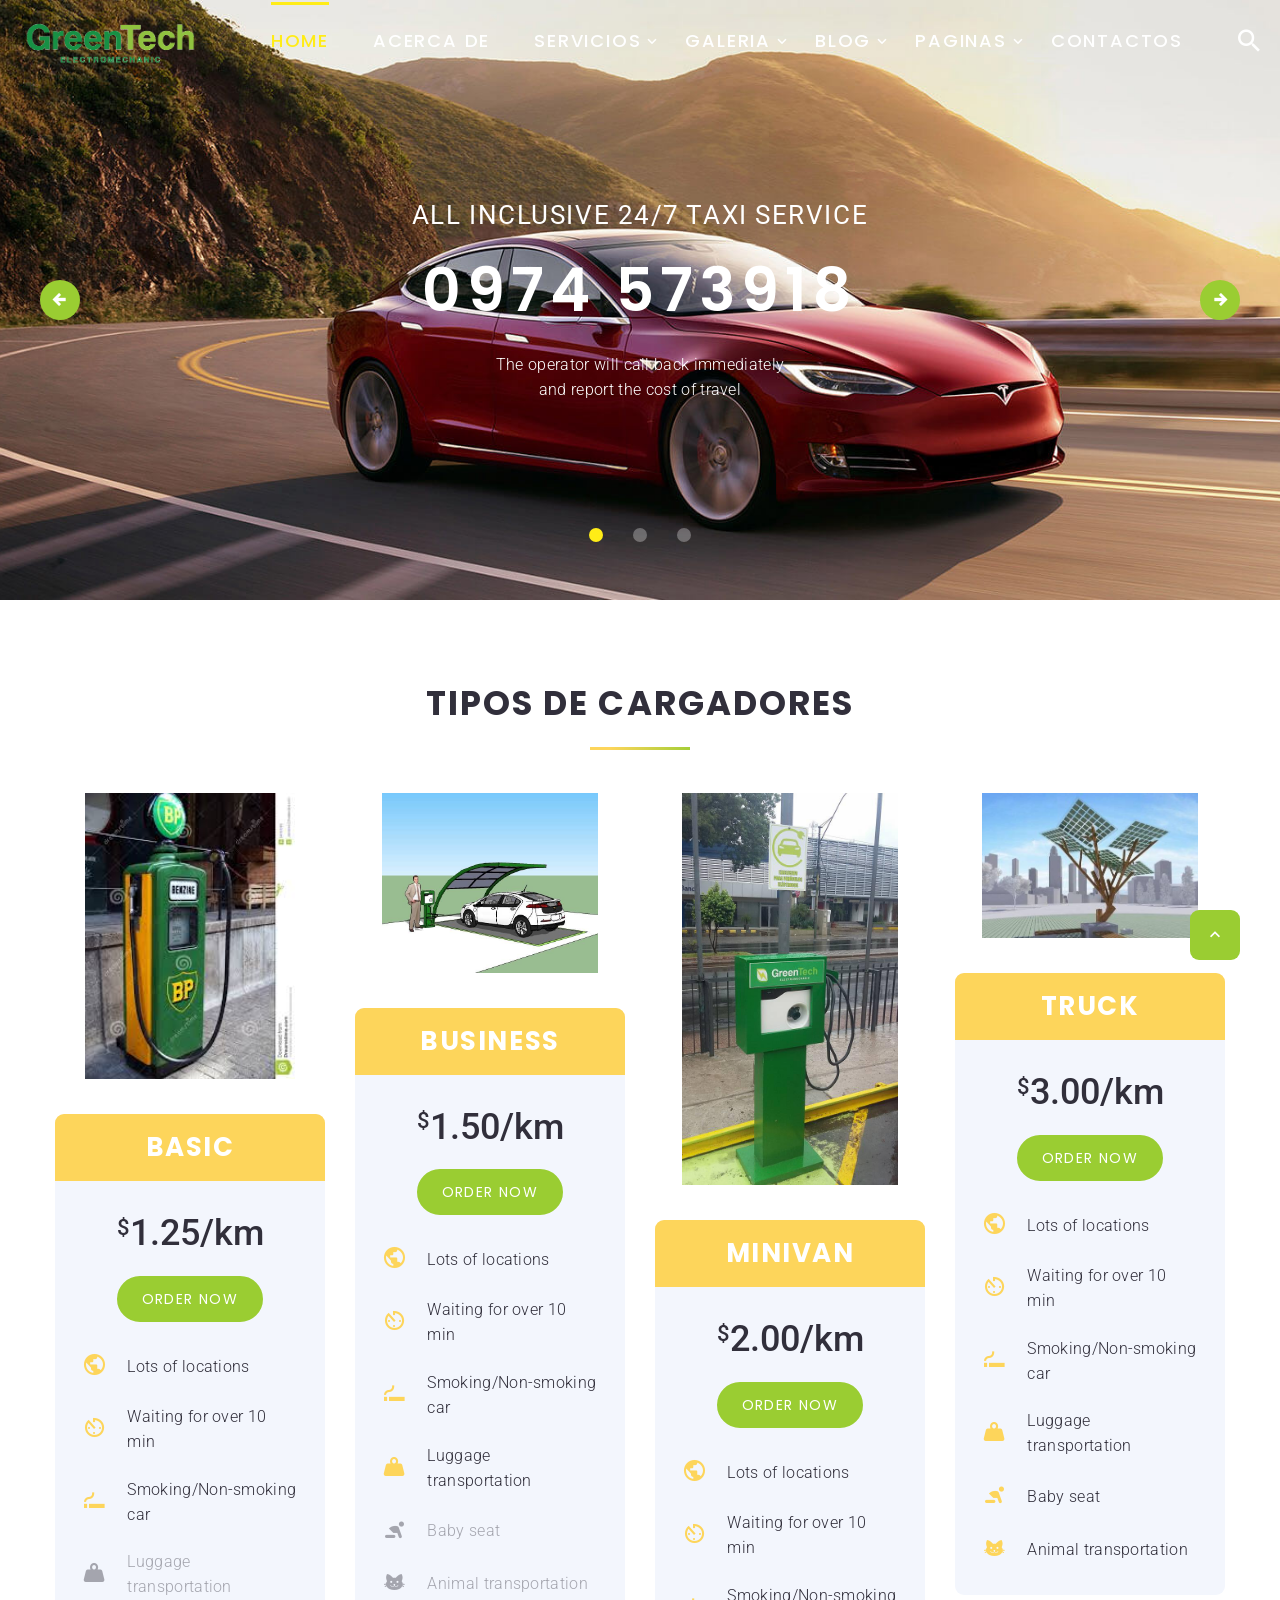
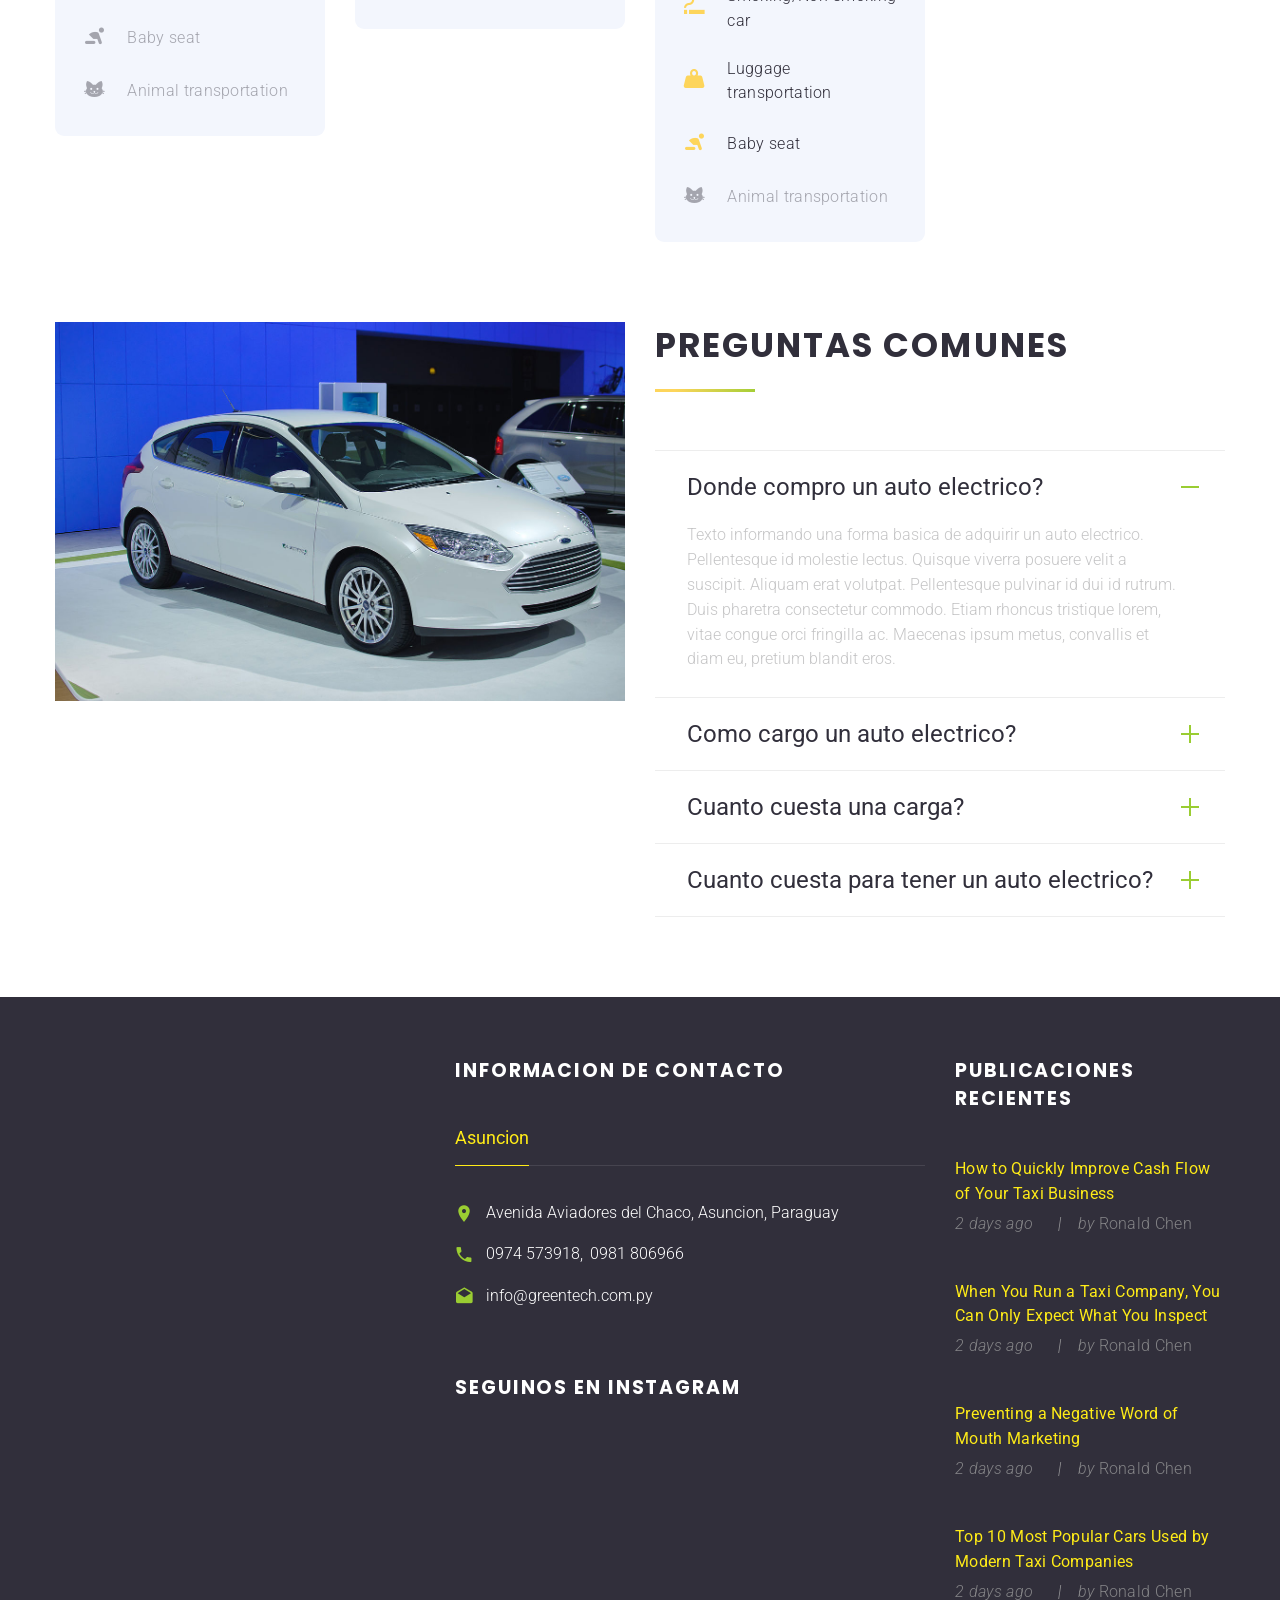
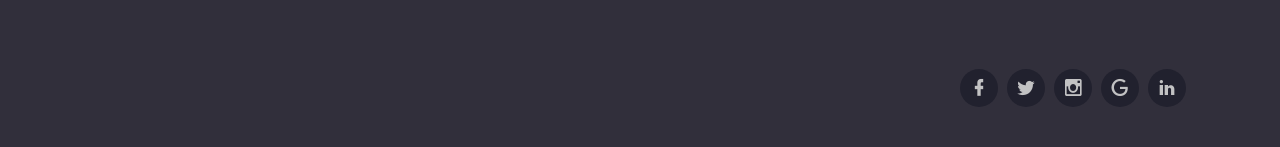
<file: template_64430_G893yyuy1QQp255CiT4y/site/index.html>
<!DOCTYPE html>
<html class="wide wow-animation" lang="en">
  <head>
    <!-- Site Title-->
    <title>Home</title>
    <meta name="format-detection" content="telephone=no">
    <meta name="viewport" content="width=device-width, height=device-height, initial-scale=1.0">
    <meta http-equiv="X-UA-Compatible" content="IE=edge">
    <meta charset="utf-8">
    <link rel="icon" href="images/favicon.png" type="image/x-icon">
    <!-- Stylesheets -->
    <link rel="stylesheet" type="text/css" href="//fonts.googleapis.com/css?family=Poppins:200,400,500,600%7CRoboto:300,400,300italic,700%7CMontserrat:900">
    <link rel="stylesheet" href="css/bootstrap.css">
    <link rel="stylesheet" href="css/style.css">
    <link rel="stylesheet" href="css/mdi.css">
    <link rel="stylesheet" href="css/fl-bigmug-line.css">
		<!--[if lt IE 10]>
    <div style="background: #212121; padding: 10px 0; box-shadow: 3px 3px 5px 0 rgba(0,0,0,.3); clear: both; text-align:center; position: relative; z-index:1;"><a href="http://windows.microsoft.com/en-US/internet-explorer/"><img src="images/ie8-panel/warning_bar_0000_us.jpg" border="0" height="42" width="820" alt="You are using an outdated browser. For a faster, safer browsing experience, upgrade for free today."></a></div>
    <script src="js/html5shiv.min.js"></script>
		<![endif]--> 
  </head>
  <body>
    <!-- Page preloader-->
    <div class="page-loader">
      <div class="page-loader-body"> 
        <div class="preloader-wrapper big active"> 
          <div class="spinner-layer spinner-blue">
            <div class="circle-clipper left">
              <div class="circle"></div>
            </div>
            <div class="gap-patch">
              <div class="circle"> </div>
            </div>
            <div class="circle-clipper right">
              <div class="circle"></div>
            </div>
          </div>
          <div class="spinner-layer spinner-red">
            <div class="circle-clipper left">
              <div class="circle"></div>
            </div>
            <div class="gap-patch">
              <div class="circle"> </div>
            </div>
            <div class="circle-clipper right">
              <div class="circle"></div>
            </div>
          </div>
          <div class="spinner-layer spinner-yellow"> 
            <div class="circle-clipper left">
              <div class="circle"></div>
            </div>
            <div class="gap-patch">
              <div class="circle"></div>
            </div>
            <div class="circle-clipper right">
              <div class="circle"> </div>
            </div>
          </div>
          <div class="spinner-layer spinner-green"> 
            <div class="circle-clipper left">
              <div class="circle"></div>
            </div>
            <div class="gap-patch">
              <div class="circle"></div>
            </div>
            <div class="circle-clipper right">
              <div class="circle"></div>
            </div>
          </div>
        </div>
      </div>
    </div>
    <!-- Page-->
    <div class="page">
      <!-- Page Header-->
      <header class="section page-header bg-gray-darker breadcrumbs-custom-wrap">
        <div class="rd-navbar-wrap rd-navbar-default">
          <nav class="rd-navbar" data-layout="rd-navbar-fixed" data-sm-layout="rd-navbar-fixed" data-md-layout="rd-navbar-fullwidth" data-md-device-layout="rd-navbar-fixed" data-lg-layout="rd-navbar-static" data-lg-device-layout="rd-navbar-static" data-md-stick-up-offset="2px" data-lg-stick-up-offset="2px" data-stick-up="true" data-sm-stick-up="true" data-md-stick-up="true" data-lg-stick-up="true">
            <div class="rd-navbar-inner">
              <!-- RD Navbar Panel-->
              <div class="rd-navbar-panel">
                <!-- RD Navbar Toggle-->
                <button class="rd-navbar-toggle" data-rd-navbar-toggle=".rd-navbar-nav-wrap"><span></span></button>
                <!-- RD Navbar Brand-->
                <div class="rd-navbar-brand"><a class="brand-name" href="index.html"><img class="logo-inverse" src="images/image5.png" alt="" width="350" height="70"/></a></div>
              </div>
              <div class="rd-navbar-aside-right">
                <div class="rd-navbar-nav-wrap">
                  <!-- RD Navbar Nav-->
                  <ul class="rd-navbar-nav">
                    <li class="active"><a href="index.html">Home</a>
                    </li>
                    <li><a href="about-us.html">Acerca de</a>
                    </li>
                    <li><a href="#">Servicios</a>
                      <!-- RD Navbar Dropdown-->
                      <ul class="rd-navbar-dropdown">
                        <li><a href="services.html">Servicios</a>
                        </li>
                        <li><a href="single-service.html">Servicio único</a>
                        </li>
                      </ul>
                    </li>
                    <li><a href="#">Galeria</a>
                      <!-- RD Navbar Dropdown-->
                      <ul class="rd-navbar-dropdown">
                        <li><a href="grid-album-gallery.html">Grid Album Gallery</a>
                        </li>
                        <li><a href="fullwidth-gallery-inside-title.html">Fullwidth Gallery Inside Title</a>
                        </li>
                        <li><a href="grid-gallery-outside-title.html">Grid Gallery Outside Title</a>
                        </li>
                        <li><a href="masonry-gallery-outside-title.html">Masonry Gallery Outside Title</a>
                        </li>
                      </ul>
                    </li>
                    <li><a href="#">Blog</a>
                      <!-- RD Navbar Dropdown-->
                      <ul class="rd-navbar-dropdown">
                        <li><a href="classic-blog.html">Classic Blog</a>
                        </li>
                        <li><a href="grid-blog.html">Grid Blog</a>
                        </li>
                        <li><a href="masonry-blog.html">Masonry Blog</a>
                        </li>
                        <li><a href="modern-blog.html">Modern Blog</a>
                        </li>
                        <li><a href="audio-post.html">Audio Post</a>
                        </li>
                        <li><a href="image-post.html">Image Post</a>
                        </li>
                        <li><a href="single-post.html">Single Post</a>
                        </li>
                        <li><a href="video-post.html">Video Post</a>
                        </li>
                      </ul>
                    </li>
                    <li><a href="#">Paginas</a>
                      <!-- RD Navbar Megamenu-->
                      <ul class="rd-navbar-megamenu rd-navbar-megamenu-banner">
                        <li><img src="images/accordions-1-570x600.jpg" alt="" width="570" height="600"/>
                        </li>
                        <li>
                          <ul class="rd-megamenu-list">
                            <li><a href="404-page.html">404 Page</a></li>
                            <li><a href="503-page.html">503 Page</a></li>
                            <li><a href="careers.html">Careers</a></li>
                            <li><a href="single-job.html">Single Job</a></li>
                            <li><a href="coming-soon.html">Coming Soon</a></li>
                            <li><a href="pricing.html">Pricing</a></li>
                            <li><a href="tooltips.html">Tooltips</a></li>
                          </ul>
                        </li>
                        <li>
                          <ul class="rd-megamenu-list">
                            <li><a href="our-history.html">Nuestra Historia</a></li>
                            <li><a href="login-page.html">Login Page</a></li>
                            <li><a href="registration-page.html">Registration Page</a></li>
                            <li><a href="search-results.html">Search Results</a></li>
                            <li><a href="under-construction.html">Under Construction</a></li>
                            <li><a href="privacy-policy.html">Privacy policy</a></li>
                          </ul>
                        </li>
                        <li>
                          <ul class="rd-megamenu-list">
                            <li><a href="accordions.html">Accordions</a></li>
                            <li><a href="countdown.html">Countdown</a></li>
                            <li><a href="forms.html">Forms</a></li>
                            <li><a href="grid-system.html">Grid System</a></li>
                            <li><a href="tables.html">Tables</a></li>
                            <li><a href="tabs.html">Tabs</a></li>
                            <li><a href="typography.html">Typography</a></li>
                            <li><a href="radials.html">Radials</a></li>
                          </ul>
                        </li>
                      </ul>
                    </li>
                    <li><a href="contacts.html">Contactos</a>
                    </li>
                  </ul>
                </div>
                <div class="rd-navbar-aside-right-inner">
                  <!-- RD Navbar Search-->
                  <div class="rd-navbar-search"><a class="rd-navbar-search-toggle" data-rd-navbar-toggle=".rd-navbar-search" href="#"><span></span></a>
                    <form class="rd-search" action="search-results.html" data-search-live="rd-search-results-live" method="GET">
                      <div class="form-wrap">
                        <label class="form-label form-label" for="rd-navbar-search-form-input">Search...</label>
                        <input class="rd-navbar-search-form-input form-input" id="rd-navbar-search-form-input" type="text" name="s" autocomplete="off">
                        <div class="rd-search-results-live" id="rd-search-results-live"></div>
                      </div>
                      <button class="rd-search-form-submit mdi mdi-magnify"></button>
                    </form>
                  </div>
                </div>
              </div>
            </div>
          </nav>
        </div>
      </header>

      <section class="section section-access">
        <!-- Welcome To-->
        <div class="swiper-container swiper-slider swiper-modern swiper-modern-style-1 swiper-modern-1" data-loop="true" data-autoplay="false" data-simulate-touch="false">
          <div class="swiper-wrapper">
            <div class="swiper-slide" data-slide-bg="images/image11.jpg">
              <div class="swiper-slide-caption">
                <div class="section-lg context-dark text-center">
                  <div class="shell shell-wide">
                    <div class="range range-xs-center">
                      <div class="cell-lg-10 cell-xl-10">
                        <div class="swiper-box-info">
                          <div class="text-regular heading-4 text-uppercase">all inclusive 24/7 taxi service</div>
                          <h1 class="reveal-inline-block"><a class="text-secondary-1" href="callto:#">0974 573918</a></h1>
                          <p class="text-spacing-sm">The operator will call back immediately<br class="veil reveal-sm-block"> and report the cost of travel
                          </p>
                        </div>
                      </div>
                    </div>
                  </div>
                </div>
              </div>
            </div>
            <div class="swiper-slide" data-slide-bg="images/image10.jpg">
              <div class="swiper-slide-caption">
                <div class="section-lg context-dark text-center">
                  <div class="shell shell-wide">
                    <div class="range range-xs-center">
                      <div class="cell-lg-10 cell-xl-8">
                        <div class="swiper-box-info">
                          <div class="text-light heading-4 text-uppercase"><span>Call us:</span> <a class="text-secondary-1" href="callto:#">0974 573918</a>
                          </div>
                          <h1>24-Hour Service</h1>
                          <p class="text-spacing-sm">Enjoy the ride to your selected destination<br class="veil reveal-sm-block"> with our experienced and knowledged drivers
                          </p>
                        </div>
                      </div>
                    </div>
                  </div>
                </div>
              </div>
            </div>
            <div class="swiper-slide" data-slide-bg="images/image6.jpg">
              <div class="swiper-slide-caption">
                <div class="section-lg context-dark text-center">
                  <div class="shell shell-wide">
                    <div class="range range-xs-center">
                      <div class="cell-lg-10 cell-xl-10">
                        <div class="swiper-box-info">
                          <div class="text-light heading-4 text-uppercase"><span>Our 24/7 hotline:</span> <a class="text-secondary-1" href="callto:#">0974 573918</a>
                          </div>
                          <h1>Drive your dreams</h1>
                          <p class="text-spacing-sm">Luxury Taxi  is the most reliable and secure way to find a taxi<br class="veil reveal-sm-block"> to drive you anywhere you want.
                          </p>
                        </div>
                      </div>
                    </div>
                  </div>
                </div>
              </div>
            </div>
          </div>
          <!-- Swiper controls-->
          <div class="swiper-button-prev"></div>
          <div class="swiper-button-next"></div>
          <div class="swiper-pagination-wrap">
            <div class="swiper-pagination"></div>
          </div>
        </div>
      </section>

      
      <section class="section section-lg text-center bg-white">
        <div class="shell shell-wide">
          <h3>tipos de cargadores</h3>
          <div class="divider divider-default"></div>
          <div class="range range-lg range-50">           
            <!-- Pricing Box XL-->
            <div class="cell-sm-6 cell-lg-3">
              <div class="box-price-info">
                <div class="box-price-info-image"><img src="images/image16.jpg" alt="" width="210" height="72"/>
                </div>
              </div>
              <div class="pricing-box pricing-box-xl pricing-box-novi">
                <div class="pricing-box-header">
                  <h4>basic</h4>
                </div>
                <div class="pricing-box-price">
                  <div class="heading-2"><sup>$</sup>1.25/km</div>
                </div><a class="button button-sm button-secondary button-nina" href="#">order now</a>
                <div class="pricing-box-body">
                  <ul class="pricing-box-list">
                    <li>
                      <div class="unit unit-spacing-sm unit-horizontal unit-middle">
                        <div class="unit-left"><span class="icon icon-md-big icon-primary mdi mdi-earth"></span></div>
                        <div class="unit-body"><span>Lots of locations</span></div>
                      </div>
                    </li>
                    <li>
                      <div class="unit unit-spacing-sm unit-horizontal unit-middle">
                        <div class="unit-left"><span class="icon icon-md-big icon-primary mdi mdi-av-timer"></span></div>
                        <div class="unit-body"><span>Waiting for over 10 min</span></div>
                      </div>
                    </li>
                    <li>
                      <div class="unit unit-spacing-sm unit-horizontal unit-middle">
                        <div class="unit-left"><span class="icon icon-md-big icon-primary mdi mdi-smoking"></span></div>
                        <div class="unit-body"><span>Smoking/Non-smoking car</span></div>
                      </div>
                    </li>
                    <li class="inactive">
                      <div class="unit unit-spacing-sm unit-horizontal unit-middle">
                        <div class="unit-left"><span class="icon icon-md-big icon-primary mdi mdi-weight"></span></div>
                        <div class="unit-body"><span>Luggage transportation</span></div>
                      </div>
                    </li>
                    <li class="inactive">
                      <div class="unit unit-spacing-sm unit-horizontal unit-middle">
                        <div class="unit-left"><span class="icon icon-md-big icon-primary mdi mdi-baby"></span></div>
                        <div class="unit-body"><span>Baby seat</span></div>
                      </div>
                    </li>
                    <li class="inactive">
                      <div class="unit unit-spacing-sm unit-horizontal unit-middle">
                        <div class="unit-left"><span class="icon icon-md-big icon-primary mdi mdi-cat"></span></div>
                        <div class="unit-body"><span>Animal transportation</span></div>
                      </div>
                    </li>
                  </ul>
                </div>
              </div>
            </div>
            <!-- Pricing Box XL-->
            <div class="cell-sm-6 cell-lg-3">
              <div class="box-price-info">
                <div class="box-price-info-image"><img src="images/image17.jpg" alt="" width="255" height="77"/>
                </div>
              </div>
              <div class="pricing-box pricing-box-xl pricing-box-novi">
                <div class="pricing-box-header">
                  <h4>business</h4>
                </div>
                <div class="pricing-box-price">
                  <div class="heading-2"><sup>$</sup>1.50/km</div>
                </div><a class="button button-sm button-secondary button-nina" href="#">order now</a>
                <div class="pricing-box-body">
                  <ul class="pricing-box-list">
                    <li>
                      <div class="unit unit-spacing-sm unit-horizontal unit-middle">
                        <div class="unit-left"><span class="icon icon-md-big icon-primary mdi mdi-earth"></span></div>
                        <div class="unit-body"><span>Lots of locations</span></div>
                      </div>
                    </li>
                    <li>
                      <div class="unit unit-spacing-sm unit-horizontal unit-middle">
                        <div class="unit-left"><span class="icon icon-md-big icon-primary mdi mdi-av-timer"></span></div>
                        <div class="unit-body"><span>Waiting for over 10 min</span></div>
                      </div>
                    </li>
                    <li>
                      <div class="unit unit-spacing-sm unit-horizontal unit-middle">
                        <div class="unit-left"><span class="icon icon-md-big icon-primary mdi mdi-smoking"></span></div>
                        <div class="unit-body"><span>Smoking/Non-smoking car</span></div>
                      </div>
                    </li>
                    <li>
                      <div class="unit unit-spacing-sm unit-horizontal unit-middle">
                        <div class="unit-left"><span class="icon icon-md-big icon-primary mdi mdi-weight"></span></div>
                        <div class="unit-body"><span>Luggage transportation</span></div>
                      </div>
                    </li>
                    <li class="inactive">
                      <div class="unit unit-spacing-sm unit-horizontal unit-middle">
                        <div class="unit-left"><span class="icon icon-md-big icon-primary mdi mdi-baby"></span></div>
                        <div class="unit-body"><span>Baby seat</span></div>
                      </div>
                    </li>
                    <li class="inactive">
                      <div class="unit unit-spacing-sm unit-horizontal unit-middle">
                        <div class="unit-left"><span class="icon icon-md-big icon-primary mdi mdi-cat"></span></div>
                        <div class="unit-body"><span>Animal transportation</span></div>
                      </div>
                    </li>
                  </ul>
                </div>
              </div>
            </div>
            <!-- Pricing Box XL-->
            <div class="cell-sm-6 cell-lg-3">
              <div class="box-price-info">
                <div class="box-price-info-image"><img src="images/image18.jpg" alt="" width="245" height="92"/>
                </div>
              </div>
              <div class="pricing-box pricing-box-xl pricing-box-novi">
                <div class="pricing-box-header">
                  <h4>MINIVAN</h4>
                </div>
                <div class="pricing-box-price">
                  <div class="heading-2"><sup>$</sup>2.00/km</div>
                </div><a class="button button-sm button-secondary button-nina" href="#">order now</a>
                <div class="pricing-box-body">
                  <ul class="pricing-box-list">
                    <li>
                      <div class="unit unit-spacing-sm unit-horizontal unit-middle">
                        <div class="unit-left"><span class="icon icon-md-big icon-primary mdi mdi-earth"></span></div>
                        <div class="unit-body"><span>Lots of locations</span></div>
                      </div>
                    </li>
                    <li>
                      <div class="unit unit-spacing-sm unit-horizontal unit-middle">
                        <div class="unit-left"><span class="icon icon-md-big icon-primary mdi mdi-av-timer"></span></div>
                        <div class="unit-body"><span>Waiting for over 10 min</span></div>
                      </div>
                    </li>
                    <li>
                      <div class="unit unit-spacing-sm unit-horizontal unit-middle">
                        <div class="unit-left"><span class="icon icon-md-big icon-primary mdi mdi-smoking"></span></div>
                        <div class="unit-body"><span>Smoking/Non-smoking car</span></div>
                      </div>
                    </li>
                    <li>
                      <div class="unit unit-spacing-sm unit-horizontal unit-middle">
                        <div class="unit-left"><span class="icon icon-md-big icon-primary mdi mdi-weight"></span></div>
                        <div class="unit-body"><span>Luggage transportation</span></div>
                      </div>
                    </li>
                    <li>
                      <div class="unit unit-spacing-sm unit-horizontal unit-middle">
                        <div class="unit-left"><span class="icon icon-md-big icon-primary mdi mdi-baby"></span></div>
                        <div class="unit-body"><span>Baby seat</span></div>
                      </div>
                    </li>
                    <li class="inactive">
                      <div class="unit unit-spacing-sm unit-horizontal unit-middle">
                        <div class="unit-left"><span class="icon icon-md-big icon-primary mdi mdi-cat"></span></div>
                        <div class="unit-body"><span>Animal transportation</span></div>
                      </div>
                    </li>
                  </ul>
                </div>
              </div>
            </div>
            <!-- Pricing Box XL-->
            <div class="cell-sm-6 cell-lg-3">
              <div class="box-price-info">
                <div class="box-price-info-image"><img src="images/image19.jpg" alt="" width="279" height="93"/>
                </div>
              </div>
              <div class="pricing-box pricing-box-xl pricing-box-novi">
                <div class="pricing-box-header">
                  <h4>TRUCK</h4>
                </div>
                <div class="pricing-box-price">
                  <div class="heading-2"><sup>$</sup>3.00/km</div>
                </div><a class="button button-sm button-secondary button-nina" href="#">order now</a>
                <div class="pricing-box-body">
                  <ul class="pricing-box-list">
                    <li>
                      <div class="unit unit-spacing-sm unit-horizontal unit-middle">
                        <div class="unit-left"><span class="icon icon-md-big icon-primary mdi mdi-earth"></span></div>
                        <div class="unit-body"><span>Lots of locations</span></div>
                      </div>
                    </li>
                    <li>
                      <div class="unit unit-spacing-sm unit-horizontal unit-middle">
                        <div class="unit-left"><span class="icon icon-md-big icon-primary mdi mdi-av-timer"></span></div>
                        <div class="unit-body"><span>Waiting for over 10 min</span></div>
                      </div>
                    </li>
                    <li>
                      <div class="unit unit-spacing-sm unit-horizontal unit-middle">
                        <div class="unit-left"><span class="icon icon-md-big icon-primary mdi mdi-smoking"></span></div>
                        <div class="unit-body"><span>Smoking/Non-smoking car</span></div>
                      </div>
                    </li>
                    <li>
                      <div class="unit unit-spacing-sm unit-horizontal unit-middle">
                        <div class="unit-left"><span class="icon icon-md-big icon-primary mdi mdi-weight"></span></div>
                        <div class="unit-body"><span>Luggage transportation</span></div>
                      </div>
                    </li>
                    <li>
                      <div class="unit unit-spacing-sm unit-horizontal unit-middle">
                        <div class="unit-left"><span class="icon icon-md-big icon-primary mdi mdi-baby"></span></div>
                        <div class="unit-body"><span>Baby seat</span></div>
                      </div>
                    </li>
                    <li>
                      <div class="unit unit-spacing-sm unit-horizontal unit-middle">
                        <div class="unit-left"><span class="icon icon-md-big icon-primary mdi mdi-cat"></span></div>
                        <div class="unit-body"><span>Animal transportation</span></div>
                      </div>
                    </li>
                  </ul>
                </div>
              </div>
            </div>
          </div>
        </div>
      </section>
      <!-- <section class="section-2-columns bg-gray-lighter bg-additional-gray-darker">
        <div class="shell-custom">
          <div class="range range-sm-center range-md-middle range-lg-left range-0">
            <div class="cell-sm-10 cell-md-6">
              <div class="section-lg">
                <div class="shell-custom-inner">
                  <h3>What people say</h3>
                  <hr class="divider divider-default">
                  <div class="slider-widget">
                    <div class="slick-slider" id="slick-1" data-arrows="true" data-loop="true" data-dots="false" data-swipe="false" data-items="1" data-custom-arrows="true">
                      <div class="item">
                        <article class="quote-classic">
                          <div class="quote-classic-header"><img class="quote-classic-image" src="images/quote-taxi-1-103x107.jpg" alt="" width="103" height="107"/>
                            <div class="quote-classic-meta">
                              <p class="quote-classic-cite">Mary McMillan</p>
                              <p class="quote-classic-small">Regular Customer</p>
                            </div>
                          </div>
                          <div class="quote-classic-text">
                            <p>Just wanted to say how satisfied I was with the driver James, he was friendly and drove very well. The car was excellent and I will recommend your service. I think every American state needs such taxi service. Thank you!</p>
                          </div>
                        </article>
                      </div>
                      <div class="item">
                        <article class="quote-classic">
                          <div class="quote-classic-header"><img class="quote-classic-image" src="images/quote-taxi-2-107x111.jpg" alt="" width="107" height="111"/>
                            <div class="quote-classic-meta">
                              <p class="quote-classic-cite">James Smith</p>
                              <p class="quote-classic-small">Regular Customer</p>
                            </div>
                          </div>
                          <div class="quote-classic-text">
                            <p>I am very apprehensive about taxi rides because I have not had pleasant experiences before. You were different because your driver was friendly and courteous. You provide exceptional taxi services.</p>
                          </div>
                        </article>
                      </div>
                      <div class="item">
                        <article class="quote-classic">
                          <div class="quote-classic-header"><img class="quote-classic-image" src="images/quote-taxi-3-109x112.jpg" alt="" width="109" height="112"/>
                            <div class="quote-classic-meta">
                              <p class="quote-classic-cite">Susan Contreras</p>
                              <p class="quote-classic-small">Regular Customer</p>
                            </div>
                          </div>
                          <div class="quote-classic-text">
                            <p>I am happy to send you this message! Your dispatcher and the driver went out of their way to help me tonight. I left a cell phone in the taxi and they were able to locate it and returned it. Thank you for your amazing service.</p>
                          </div>
                        </article>
                      </div>
                    </div>
                    <div class="slider-widget-aside">
                      <div class="icon icon-lg-smaller mdi mdi-format-quote"></div>
                      <div class="slider-nav">
                        <button class="slick-prev mdi mdi-arrow-left-bold-circle" type="button" data-slick="slick-1"></button>
                        <button class="slick-next mdi mdi-arrow-right-bold-circle" type="button" data-slick="slick-1"></button>
                      </div>
                    </div>
                  </div>
                </div>
              </div>
            </div>
            <div class="cell-md-6 bg-additional-item">
              <div class="section-lg">
                <div class="shell-custom-inner shell-custom-inner-1 text-center">
                  <div class="range range-120">
                    <div class="cell-xs-6 cell-sm-3 cell-md-6">
                      <div class="counter-wrap"><span class="icon icon-secondary mdi mdi-car"></span>
                        <div class="heading-3"><span class="counter" data-speed="1000">500</span><span class="counter-preffix">+</span></div>
                        <p>Cars</p>
                      </div>
                    </div>
                    <div class="cell-xs-6 cell-sm-3 cell-md-6">
                      <div class="counter-wrap"><span class="icon icon-secondary mdi mdi-account-multiple-outline"></span>
                        <div class="heading-3"><span class="counter" data-step="3000">246000</span></div>
                        <p>Happy Clients</p>
                      </div>
                    </div>
                    <div class="cell-xs-6 cell-sm-3 cell-md-6">
                      <div class="counter-wrap"><span class="icon icon-secondary mdi mdi-clock"></span>
                        <div class="heading-3"><span class="counter" data-speed="3000">2500</span><span class="counter-preffix">+</span></div>
                        <p>Working <br> Hours</p>
                      </div>
                    </div>
                    <div class="cell-xs-6 cell-sm-3 cell-md-6">
                      <div class="counter-wrap"><span class="icon icon-secondary mdi mdi-checkbox-marked-circle-outline"></span>
                        <div class="heading-3"><span class="counter" data-step="3000">12000</span></div>
                        <p>Rides</p>
                      </div>
                    </div>
                  </div>
                </div>
              </div>
            </div>
          </div>
        </div>
      </section> -->

      <section class="section section-lg section-2-columns bg-white section-reverse">
        <div class="shell shell-bigger">
          <div class="range range-ten range-50 range-sm-center range-lg-justify">
            <div class="cell-sm-9 cell-md-5 cell-xl-5">
              <h3>Preguntas Comunes</h3>
              <!-- Bootstrap collapse-->
              <div class="divider divider-default"></div>
              <div class="panel-group panel-group-custom panel-group-light" id="accordion2" role="tablist" aria-multiselectable="false">
                <!-- Bootstrap panel-->
                <div class="panel panel-custom panel-light">
                  <div class="panel-heading" id="accordion2Heading1" role="tab">
                    <div class="panel-title"><a role="button" data-toggle="collapse" data-parent="#accordion2" href="#accordion2Collapse1" aria-controls="accordion2Collapse1" aria-expanded="true">Donde compro un auto electrico?
                        <div class="panel-arrow"></div></a>
                    </div>
                  </div>
                  <div class="panel-collapse collapse in" id="accordion2Collapse1" role="tabpanel" aria-labelledby="accordion2Heading1">
                    <div class="panel-body">
                      <p>Texto informando una forma basica de adquirir un auto electrico. Pellentesque id molestie lectus. Quisque viverra posuere velit a suscipit. Aliquam erat volutpat. Pellentesque pulvinar id dui id rutrum. Duis pharetra consectetur commodo. Etiam rhoncus tristique lorem, vitae congue orci fringilla ac. Maecenas ipsum metus, convallis et diam eu, pretium blandit eros.</p>
                    </div>
                  </div>
                </div>
                <!-- Bootstrap panel-->
                <div class="panel panel-custom panel-light">
                  <div class="panel-heading" id="accordion2Heading2" role="tab">
                    <div class="panel-title"><a class="collapsed" role="button" data-toggle="collapse" data-parent="#accordion2" href="#accordion2Collapse2" aria-controls="accordion2Collapse2">Como cargo un auto electrico?
                        <div class="panel-arrow"></div></a>
                    </div>
                  </div>
                  <div class="panel-collapse collapse" id="accordion2Collapse2" role="tabpanel" aria-labelledby="accordion2Heading2">
                    <div class="panel-body">
                      <p>Texto informando una forma basica como cargar tu auto. Pellentesque id molestie lectus. Quisque viverra posuere velit a suscipit. Aliquam erat volutpat. Pellentesque pulvinar id dui id rutrum. Duis pharetra consectetur commodo. Etiam rhoncus tristique lorem, vitae congue orci fringilla ac. Maecenas ipsum metus, convallis et diam eu, pretium blandit eros.</p>
                    </div>
                  </div>
                </div>
                <!-- Bootstrap panel-->
                <div class="panel panel-custom panel-light">
                  <div class="panel-heading" id="accordion2Heading3" role="tab">
                    <div class="panel-title"><a class="collapsed" role="button" data-toggle="collapse" data-parent="#accordion2" href="#accordion2Collapse3" aria-controls="accordion2Collapse3">Cuanto cuesta una carga?
                        <div class="panel-arrow"></div></a>
                    </div>
                  </div>
                  <div class="panel-collapse collapse" id="accordion2Collapse3" role="tabpanel" aria-labelledby="accordion2Heading3">
                    <div class="panel-body">
                      <p>Texto informando un monto estimado de la carga. Pellentesque id molestie lectus. Quisque viverra posuere velit a suscipit. Aliquam erat volutpat. Pellentesque pulvinar id dui id rutrum. Duis pharetra consectetur commodo. Etiam rhoncus tristique lorem, vitae congue orci fringilla ac. Maecenas ipsum metus, convallis et diam eu, pretium blandit eros.</p>
                    </div>
                  </div>
                </div>
                <!-- Bootstrap panel-->
                <div class="panel panel-custom panel-light">
                  <div class="panel-heading" id="accordion2Heading4" role="tab">
                    <div class="panel-title"><a class="collapsed" role="button" data-toggle="collapse" data-parent="#accordion2" href="#accordion2Collapse4" aria-controls="accordion2Collapse4">Cuanto cuesta para tener un auto electrico?
                        <div class="panel-arrow"></div></a>
                    </div>
                  </div>
                  <div class="panel-collapse collapse" id="accordion2Collapse4" role="tabpanel" aria-labelledby="accordion2Heading4">
                    <div class="panel-body">
                      <p>Texto respondentro a la pregunta. Pellentesque id molestie lectus. Quisque viverra posuere velit a suscipit. Aliquam erat volutpat. Pellentesque pulvinar id dui id rutrum. Duis pharetra consectetur commodo. Etiam rhoncus tristique lorem, vitae congue orci fringilla ac. Maecenas ipsum metus, convallis et diam eu, pretium blandit eros.</p>
                    </div>
                  </div>
                </div>
              </div>
            </div>
            <div class="cell-sm-9 cell-md-5 cell-xl-5">
              <figure  class=""><img src="images/image9.jpg" alt="" width="800" height="550"/>
              </figure>
            </div>
          </div>
        </div>
      </section>

      <!-- Blog posts-->
      <!-- <section class="section section-lg bg-gray-lighter text-center">
        <div class="shell-wide">
          <div class="range">
            <div class="cell-xs-12">
              <h3>Latest blog posts</h3>
              <div class="divider divider-default"></div>
              <div class="owl-carousel owl-carousel-team owl-carousel-inset" data-items="1" data-sm-items="2" data-lg-items="3" data-stage-padding="15" data-loop="true" data-margin="30" data-mouse-drag="false" data-dots="true">
                <article class="post-blog"><a class="post-blog-image" href="single-post.html"><img src="images/landing-taxi-7-570x415.jpg" alt="" width="570" height="415"/></a>
                  <div class="post-blog-caption">
                    <div class="post-blog-caption-header">
                      <ul class="post-blog-tags">
                        <li><a class="button-tags" href="single-post.html">news</a></li>
                      </ul>
                      <ul class="post-blog-meta">
                        <li><span>by</span>&nbsp;<a href="single-post.html">Ronald Chen</a></li>
                      </ul>
                    </div>
                    <div class="post-blog-caption-body">
                      <h5><a class="post-blog-title" href="single-post.html">Taxi Business Profits: How to Quickly Improve Cash Flow of Your Taxi Business</a></h5>
                    </div>
                    <div class="post-blog-caption-footer">
                      <time datetime="2017">Feb 27, 2017 at 6:53 pm</time><a class="post-comment" href="single-post.html"><span class="icon icon-md-middle icon-gray-1 mdi mdi-comment"></span><span>12</span></a>
                    </div>
                  </div>
                </article>
                <article class="post-blog"><a class="post-blog-image" href="image-post.html"><img src="images/landing-taxi-8-570x415.jpg" alt="" width="570" height="415"/></a>
                  <div class="post-blog-caption">
                    <div class="post-blog-caption-header">
                      <ul class="post-blog-tags">
                        <li><a class="button-tags" href="image-post.html">news</a></li>
                      </ul>
                      <ul class="post-blog-meta">
                        <li><span>by</span>&nbsp;<a href="single-post.html">Ronald Chen</a></li>
                      </ul>
                    </div>
                    <div class="post-blog-caption-body">
                      <h5><a class="post-blog-title" href="image-post.html">When You Run a Taxi Company, You Can Only Expect What You Inspect</a></h5>
                    </div>
                    <div class="post-blog-caption-footer">
                      <time datetime="2017">Feb 27, 2017 at 6:53 pm</time><a class="post-comment" href="image-post.html"><span class="icon icon-md-middle icon-gray-1 mdi mdi-comment"></span><span>12</span></a>
                    </div>
                  </div>
                </article>
                <article class="post-blog"><a class="post-blog-image" href="audio-post.html"><img src="images/landing-taxi-9-570x415.jpg" alt="" width="570" height="415"/></a>
                  <div class="post-blog-caption">
                    <div class="post-blog-caption-header">
                      <ul class="post-blog-tags">
                        <li><a class="button-tags" href="audio-post.html">news</a></li>
                      </ul>
                      <ul class="post-blog-meta">
                        <li><span>by</span>&nbsp;<a href="single-post.html">Ronald Chen</a></li>
                      </ul>
                    </div>
                    <div class="post-blog-caption-body">
                      <h5><a class="post-blog-title" href="audio-post.html">How to Run a Taxi Service: Preventing Negative Word Of Mouth Marketing</a></h5>
                    </div>
                    <div class="post-blog-caption-footer">
                      <time datetime="2017">Feb 27, 2017 at 6:53 pm</time><a class="post-comment" href="audio-post.html"><span class="icon icon-md-middle icon-gray-1 mdi mdi-comment"></span><span>12</span></a>
                    </div>
                  </div>
                </article>
              </div>
            </div>
          </div><a class="button button-secondary button-nina" href="classic-blog.html">view all blog posts</a>
        </div>
      </section> -->

      <!-- Footer Extended-->
      <footer class="section page-footer page-footer-extended text-center text-md-left bg-gray-darker">
        <div class="rd-google-map-wrap">
          <div class="rd-google-map rd-google-map-novi rd-google-map__model" data-zoom="15" data-y="-25.284817" data-x=" -57.568990" data-styles="[ { &quot;featureType&quot;: &quot;all&quot;, &quot;elementType&quot;: &quot;labels.text.fill&quot;, &quot;stylers&quot;: [ { &quot;saturation&quot;: 36 }, { &quot;color&quot;: &quot;#000000&quot; }, { &quot;lightness&quot;: 40 } ] }, { &quot;featureType&quot;: &quot;all&quot;, &quot;elementType&quot;: &quot;labels.text.stroke&quot;, &quot;stylers&quot;: [ { &quot;visibility&quot;: &quot;on&quot; }, { &quot;color&quot;: &quot;#000000&quot; }, { &quot;lightness&quot;: 16 } ] }, { &quot;featureType&quot;: &quot;all&quot;, &quot;elementType&quot;: &quot;labels.icon&quot;, &quot;stylers&quot;: [ { &quot;visibility&quot;: &quot;off&quot; } ] }, { &quot;featureType&quot;: &quot;administrative&quot;, &quot;elementType&quot;: &quot;geometry.fill&quot;, &quot;stylers&quot;: [ { &quot;color&quot;: &quot;#000000&quot; }, { &quot;lightness&quot;: 20 } ] }, { &quot;featureType&quot;: &quot;administrative&quot;, &quot;elementType&quot;: &quot;geometry.stroke&quot;, &quot;stylers&quot;: [ { &quot;color&quot;: &quot;#000000&quot; }, { &quot;lightness&quot;: 17 }, { &quot;weight&quot;: 1.2 } ] }, { &quot;featureType&quot;: &quot;landscape&quot;, &quot;elementType&quot;: &quot;geometry&quot;, &quot;stylers&quot;: [ { &quot;color&quot;: &quot;#000000&quot; }, { &quot;lightness&quot;: 20 } ] }, { &quot;featureType&quot;: &quot;poi&quot;, &quot;elementType&quot;: &quot;geometry&quot;, &quot;stylers&quot;: [ { &quot;color&quot;: &quot;#000000&quot; }, { &quot;lightness&quot;: 21 } ] }, { &quot;featureType&quot;: &quot;road.highway&quot;, &quot;elementType&quot;: &quot;geometry.fill&quot;, &quot;stylers&quot;: [ { &quot;color&quot;: &quot;#000000&quot; }, { &quot;lightness&quot;: 17 } ] }, { &quot;featureType&quot;: &quot;road.highway&quot;, &quot;elementType&quot;: &quot;geometry.stroke&quot;, &quot;stylers&quot;: [ { &quot;color&quot;: &quot;#000000&quot; }, { &quot;lightness&quot;: 29 }, { &quot;weight&quot;: 0.2 } ] }, { &quot;featureType&quot;: &quot;road.arterial&quot;, &quot;elementType&quot;: &quot;geometry&quot;, &quot;stylers&quot;: [ { &quot;color&quot;: &quot;#000000&quot; }, { &quot;lightness&quot;: 18 } ] }, { &quot;featureType&quot;: &quot;road.local&quot;, &quot;elementType&quot;: &quot;geometry&quot;, &quot;stylers&quot;: [ { &quot;color&quot;: &quot;#000000&quot; }, { &quot;lightness&quot;: 16 } ] }, { &quot;featureType&quot;: &quot;transit&quot;, &quot;elementType&quot;: &quot;geometry&quot;, &quot;stylers&quot;: [ { &quot;color&quot;: &quot;#000000&quot; }, { &quot;lightness&quot;: 19 } ] }, { &quot;featureType&quot;: &quot;water&quot;, &quot;elementType&quot;: &quot;geometry&quot;, &quot;stylers&quot;: [ { &quot;color&quot;: &quot;#000000&quot; }, { &quot;lightness&quot;: 17 } ] } ]">
            <ul class="map_locations">
              <li data-y="-25.284817" data-x="-57.568990">
                <p>Avenida Aviadores del Chaco, Asuncion, Paraguay</p>
              </li>
            </ul>
          </div>
        </div>
        <div class="shell shell-wide">
          <div class="range range-xs-center range-md-justify range-lg-right range-135">
            <div class="cell-sm-8 cell-md-6 cell-lg-5">
              <div class="contact-info-wrap">
                <h6>informacion de contacto </h6>
                <div class="tabs-custom tabs-horizontal tabs-line tabs-line-small" id="tabs-21"> 
                  <!-- Nav tabs-->
                  <ul class="nav nav-tabs">
                    <li class="active"><a href="#tabs-extended-2-1" data-toggle="tab">Asuncion</a></li>
                  </ul>
                  <!-- Tab panes-->
                  <div class="tab-content">
                    <div class="tab-pane fade in active" id="tabs-extended-2-1">
                      <ul class="list-xs list-darker">
                        <li class="box-inline"><span class="icon icon-md-smaller icon-primary mdi mdi-map-marker"></span>
                          <div><a href="#">Avenida Aviadores del Chaco, Asuncion, Paraguay</a></div>
                        </li>
                        <li class="box-inline"><span class="icon icon-md-smaller icon-primary mdi mdi-phone"></span>
                          <ul class="list-comma">
                            <li><a href="callto:#">0974 573918</a></li>
                            <li><a href="callto:#">0981 806966</a></li>
                          </ul>
                        </li>
                        <li class="box-inline"><span class="icon icon-md-smaller icon-primary mdi mdi-email-open"></span><a href="mailto:#">info@greentech.com.py</a></li>
                      </ul>
                    </div>
                  </div>
                </div>
                <h6>Seguinos en instagram</h6>
                <div class="instafeed text-center" data-instafeed-tagname="bTaxiTM" data-instafeed-get="tagged" data-instafeed-sort="least-liked" data-lightgallery="group">
                  <div class="range range-narrow range-10">
                    <div class="cell-xs-3 cell-xxs-4" data-instafeed-item="">
                      <div class="thumbnail-instafeed thumbnail-instafeed-minimal"> <a class="instagram-link" data-lightgallery="group-item" href="#" data-images-standard_resolution-url="href"><img class="instagram-image" src="images/_blank.png" alt="" data-images-standard_resolution-url="src"/></a>
                        <div class="caption"> 
                          <ul class="list-inline">
                            <li><span class="icon mdi mdi-heart"></span><span data-likes-count="text"></span></li>
                            <li><span class="icon mdi mdi-comment"></span><span data-comments-count="text"></span></li>
                          </ul>
                        </div>
                      </div>
                    </div>
                    <div class="cell-xs-3 cell-xxs-4" data-instafeed-item="">
                      <div class="thumbnail-instafeed thumbnail-instafeed-minimal"> <a class="instagram-link" data-lightgallery="group-item" href="#" data-images-standard_resolution-url="href"><img class="instagram-image" src="images/_blank.png" alt="" data-images-standard_resolution-url="src"/></a>
                        <div class="caption"> 
                          <ul class="list-inline">
                            <li><span class="icon mdi mdi-heart"></span><span data-likes-count="text"></span></li>
                            <li><span class="icon mdi mdi-comment"></span><span data-comments-count="text"></span></li>
                          </ul>
                        </div>
                      </div>
                    </div>
                    <div class="cell-xs-3 cell-xxs-4" data-instafeed-item="">
                      <div class="thumbnail-instafeed thumbnail-instafeed-minimal"> <a class="instagram-link" data-lightgallery="group-item" href="#" data-images-standard_resolution-url="href"><img class="instagram-image" src="images/_blank.png" alt="" data-images-standard_resolution-url="src"/></a>
                        <div class="caption"> 
                          <ul class="list-inline">
                            <li><span class="icon mdi mdi-heart"></span><span data-likes-count="text"></span></li>
                            <li><span class="icon mdi mdi-comment"></span><span data-comments-count="text"></span></li>
                          </ul>
                        </div>
                      </div>
                    </div>
                    <div class="cell-xs-3 cell-xxs-4" data-instafeed-item="">
                      <div class="thumbnail-instafeed thumbnail-instafeed-minimal"> <a class="instagram-link" data-lightgallery="group-item" href="#" data-images-standard_resolution-url="href"><img class="instagram-image" src="images/_blank.png" alt="" data-images-standard_resolution-url="src"/></a>
                        <div class="caption"> 
                          <ul class="list-inline">
                            <li><span class="icon mdi mdi-heart"></span><span data-likes-count="text"></span></li>
                            <li><span class="icon mdi mdi-comment"></span><span data-comments-count="text"></span></li>
                          </ul>
                        </div>
                      </div>
                    </div>
                  </div>
                </div>
              </div>
            </div>
            <div class="cell-sm-8 cell-md-5 cell-lg-3">
              <h6>Publicaciones recientes</h6>
              <div class="blog-inline-wrap">
                <!-- Blog Inline-->
                <article class="blog-inline">
                  <div class="blog-inline-title"><a href="single-post.html">How to Quickly Improve Cash Flow of Your Taxi Business</a></div>
                  <ul class="blog-inline-meta">
                    <li><a href="single-post.html"> 2 days ago</a></li>
                    <li>
                      by&nbsp;<a class="text-normal" href="single-post.html">Ronald Chen</a></li>
                  </ul>
                </article>
                <!-- Blog Inline-->
                <article class="blog-inline">
                  <div class="blog-inline-title"><a href="single-post.html">When You Run a Taxi Company, You Can Only Expect What You Inspect</a></div>
                  <ul class="blog-inline-meta">
                    <li><a href="single-post.html"> 2 days ago</a></li>
                    <li>
                      by&nbsp;<a class="text-normal" href="single-post.html">Ronald Chen</a></li>
                  </ul>
                </article>
                <!-- Blog Inline-->
                <article class="blog-inline">
                  <div class="blog-inline-title"><a href="single-post.html">Preventing a Negative Word of Mouth Marketing</a></div>
                  <ul class="blog-inline-meta">
                    <li><a href="single-post.html"> 2 days ago</a></li>
                    <li>
                      by&nbsp;<a class="text-normal" href="single-post.html">Ronald Chen</a></li>
                  </ul>
                </article>
                <!-- Blog Inline-->
                <article class="blog-inline">
                  <div class="blog-inline-title"><a href="single-post.html">Top 10 Most Popular Cars Used by Modern Taxi Companies</a></div>
                  <ul class="blog-inline-meta">
                    <li><a href="single-post.html"> 2 days ago</a></li>
                    <li>
                      by&nbsp;<a class="text-normal" href="single-post.html">Ronald Chen</a></li>
                  </ul>
                </article>
              </div>
            </div>
            <div class="cell-lg-8">
              <div class="range range-md-reverse range-xs-center range-md-middle range-135 range-lg-left">
                <div class="cell-sm-10 cell-md-5 cell-lg-5 cell-xl-5 text-center">
                  <ul class="group-xs group-middle social-icons-list">
                    <li><a class="icon icon-md-smaller icon-circle icon-secondary-5-filled mdi mdi-facebook" href="#"></a></li>
                    <li><a class="icon icon-md-smaller icon-circle icon-secondary-5-filled mdi mdi-twitter" href="#"></a></li>
                    <li><a class="icon icon-md-smaller icon-circle icon-secondary-5-filled mdi mdi-instagram" href="#"></a></li>
                    <li><a class="icon icon-md-smaller icon-circle icon-secondary-5-filled mdi mdi-google" href="#"></a></li>
                    <li><a class="icon icon-md-smaller icon-circle icon-secondary-5-filled mdi mdi-linkedin" href="#"></a></li>
                  </ul>
                </div>
                <div class="cell-sm-10 cell-md-7 cell-lg-7 cell-xl-6">
                  <!-- <p class="right">&#169;&nbsp;<span class="copyright-year"></span> All Rights Reserved&nbsp;<a href="#">Terms of Use</a>&nbsp;and&nbsp;<a href="privacy-policy.html">Privacy Policy</a></p> -->
                </div>
              </div>
            </div>
          </div>
        </div>
      </footer>
    </div>
    <!-- PANEL-->
    <!-- END PANEL-->
    <!-- Global Mailform Output-->
    <div class="snackbars" id="form-output-global"></div>
    <!-- Javascript-->
    <script src="js/core.min.js"></script>
    <script src="js/script.js"></script>
  </body>
</html>
</file>
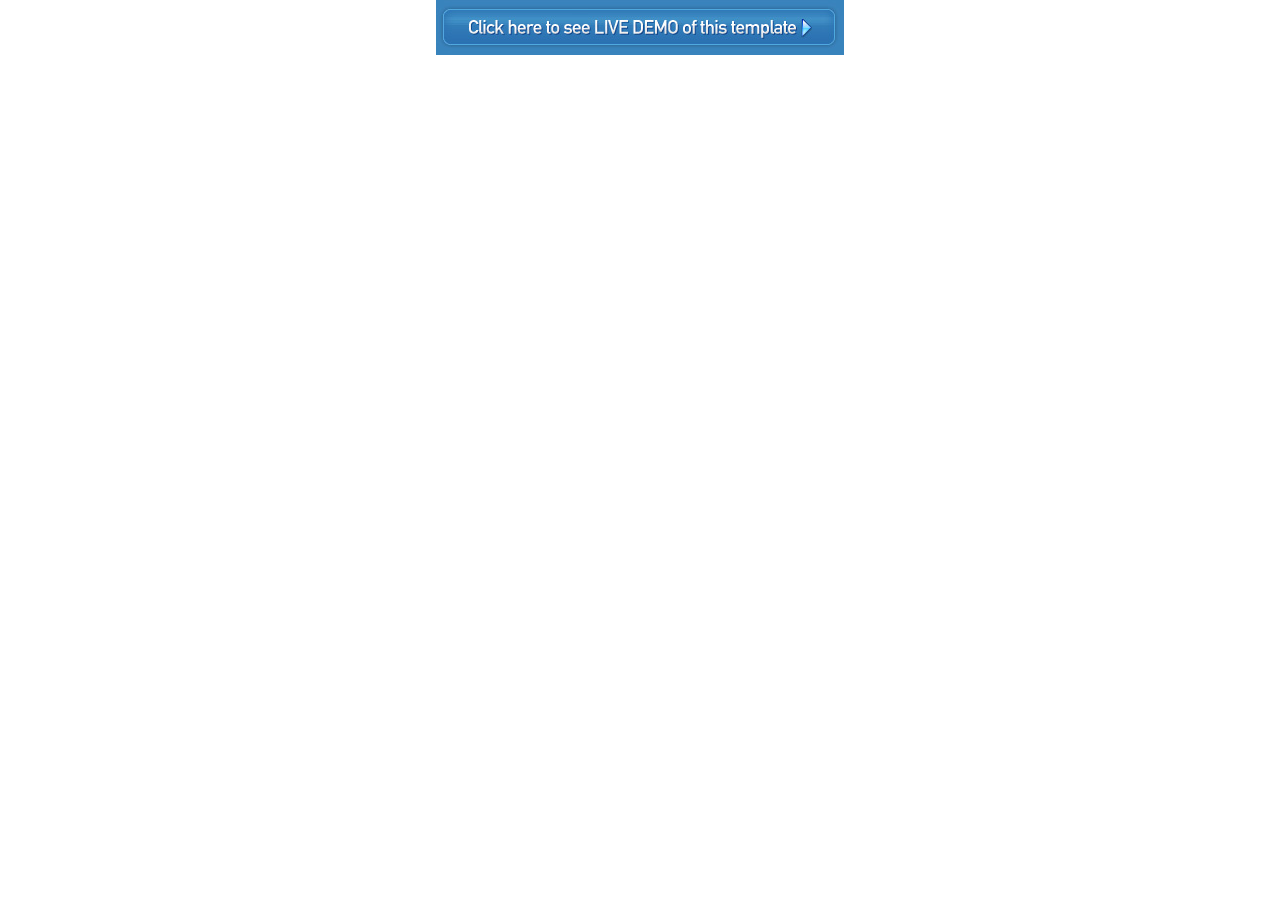
<file: template/screenshots/64430-wt.html>
<body style="margin:0;padding:0;"><table border=0  cellpadding="0" cellspacing="0" align="center">
<tr><td><a href="http://livedemo00.template-help.com/wt_64430/index.html" target="_blank"><img src="64430-banner.jpg" border=0></a></td></tr>
</table></body>
</file>
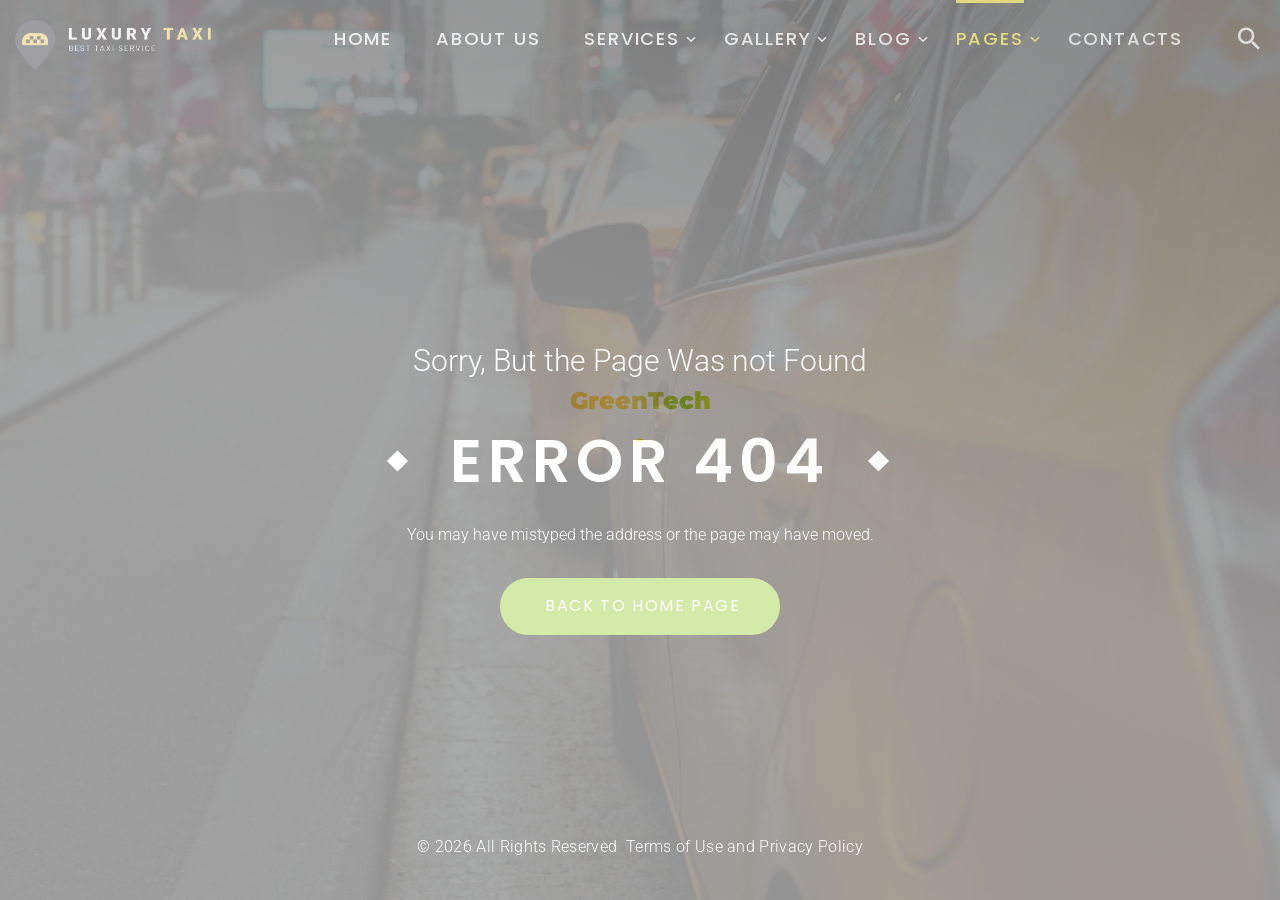
<file: template/site/404-page.html>
<!DOCTYPE html>
<html class="wide wow-animation" lang="en">
  <head>
    <!-- Site Title-->
    <title>404 Page</title>
    <meta name="format-detection" content="telephone=no">
    <meta name="viewport" content="width=device-width, height=device-height, initial-scale=1.0">
    <meta http-equiv="X-UA-Compatible" content="IE=edge">
    <meta charset="utf-8">
    <link rel="icon" href="images/favicon.ico" type="image/x-icon">
    <!-- Stylesheets -->
    <link rel="stylesheet" type="text/css" href="//fonts.googleapis.com/css?family=Poppins:200,400,500,600%7CRoboto:300,400,300italic,700%7CMontserrat:900">
    <link rel="stylesheet" href="css/bootstrap.css">
    <link rel="stylesheet" href="css/style.css">
    <link rel="stylesheet" href="css/mdi.css">
    <link rel="stylesheet" href="css/fl-bigmug-line.css">
		<!--[if lt IE 10]>
    <div style="background: #212121; padding: 10px 0; box-shadow: 3px 3px 5px 0 rgba(0,0,0,.3); clear: both; text-align:center; position: relative; z-index:1;"><a href="http://windows.microsoft.com/en-US/internet-explorer/"><img src="images/ie8-panel/warning_bar_0000_us.jpg" border="0" height="42" width="820" alt="You are using an outdated browser. For a faster, safer browsing experience, upgrade for free today."></a></div>
    <script src="js/html5shiv.min.js"></script>
		<![endif]--> 
  </head>
  <body>
    <!-- Page preloader-->
    <div class="page-loader">
      <div class="page-loader-body"> 
        <div class="preloader-wrapper big active"> 
          <div class="spinner-layer spinner-blue">
            <div class="circle-clipper left">
              <div class="circle"></div>
            </div>
            <div class="gap-patch">
              <div class="circle"> </div>
            </div>
            <div class="circle-clipper right">
              <div class="circle"></div>
            </div>
          </div>
          <div class="spinner-layer spinner-red">
            <div class="circle-clipper left">
              <div class="circle"></div>
            </div>
            <div class="gap-patch">
              <div class="circle"> </div>
            </div>
            <div class="circle-clipper right">
              <div class="circle"></div>
            </div>
          </div>
          <div class="spinner-layer spinner-yellow"> 
            <div class="circle-clipper left">
              <div class="circle"></div>
            </div>
            <div class="gap-patch">
              <div class="circle"></div>
            </div>
            <div class="circle-clipper right">
              <div class="circle"> </div>
            </div>
          </div>
          <div class="spinner-layer spinner-green"> 
            <div class="circle-clipper left">
              <div class="circle"></div>
            </div>
            <div class="gap-patch">
              <div class="circle"></div>
            </div>
            <div class="circle-clipper right">
              <div class="circle"></div>
            </div>
          </div>
        </div>
      </div>
    </div>
    <!-- Page-->
    <div class="page">
      <!-- Page Header-->
      <header class="section page-header bg-gray-darker breadcrumbs-custom-wrap">
        <!-- RD Navbar-->
        <div class="rd-navbar-wrap rd-navbar-default">
          <nav class="rd-navbar" data-layout="rd-navbar-fixed" data-sm-layout="rd-navbar-fixed" data-md-layout="rd-navbar-fullwidth" data-md-device-layout="rd-navbar-fixed" data-lg-layout="rd-navbar-static" data-lg-device-layout="rd-navbar-static" data-md-stick-up-offset="2px" data-lg-stick-up-offset="2px" data-stick-up="true" data-sm-stick-up="true" data-md-stick-up="true" data-lg-stick-up="true">
            <div class="rd-navbar-inner">
              <!-- RD Navbar Panel-->
              <div class="rd-navbar-panel">
                <!-- RD Navbar Toggle-->
                <button class="rd-navbar-toggle" data-rd-navbar-toggle=".rd-navbar-nav-wrap"><span></span></button>
                <!-- RD Navbar Brand-->
                <div class="rd-navbar-brand"><a class="brand-name" href="index.html"><img class="logo-default" src="images/logo-default-128x52.png" alt="" width="128" height="52"/><img class="logo-inverse" src="images/logo-inverse-362x92.png" alt="" width="362" height="92"/></a></div>
              </div>
              <div class="rd-navbar-aside-right">
                <div class="rd-navbar-nav-wrap">
                  <!-- RD Navbar Nav-->
                  <ul class="rd-navbar-nav">
                    <li><a href="index.html">Home</a>
                    </li>
                    <li><a href="about-us.html">About Us</a>
                    </li>
                    <li><a href="#">Services</a>
                      <!-- RD Navbar Dropdown-->
                      <ul class="rd-navbar-dropdown">
                        <li><a href="services.html">Services</a>
                        </li>
                        <li><a href="single-service.html">Single Service</a>
                        </li>
                      </ul>
                    </li>
                    <li><a href="#">Gallery</a>
                      <!-- RD Navbar Dropdown-->
                      <ul class="rd-navbar-dropdown">
                        <li><a href="grid-album-gallery.html">Grid Album Gallery</a>
                        </li>
                        <li><a href="fullwidth-gallery-inside-title.html">Fullwidth Gallery Inside Title</a>
                        </li>
                        <li><a href="grid-gallery-outside-title.html">Grid Gallery Outside Title</a>
                        </li>
                        <li><a href="masonry-gallery-outside-title.html">Masonry Gallery Outside Title</a>
                        </li>
                      </ul>
                    </li>
                    <li><a href="#">Blog</a>
                      <!-- RD Navbar Dropdown-->
                      <ul class="rd-navbar-dropdown">
                        <li><a href="classic-blog.html">Classic Blog</a>
                        </li>
                        <li><a href="grid-blog.html">Grid Blog</a>
                        </li>
                        <li><a href="masonry-blog.html">Masonry Blog</a>
                        </li>
                        <li><a href="modern-blog.html">Modern Blog</a>
                        </li>
                        <li><a href="audio-post.html">Audio Post</a>
                        </li>
                        <li><a href="image-post.html">Image Post</a>
                        </li>
                        <li><a href="single-post.html">Single Post</a>
                        </li>
                        <li><a href="video-post.html">Video Post</a>
                        </li>
                      </ul>
                    </li>
                    <li class="active"><a href="#">Pages</a>
                      <!-- RD Navbar Megamenu-->
                      <ul class="rd-navbar-megamenu rd-navbar-megamenu-banner">
                        <li><img src="images/accordions-1-570x600.jpg" alt="" width="570" height="600"/>
                        </li>
                        <li>
                          <ul class="rd-megamenu-list">
                            <li><a href="404-page.html">404 Page</a></li>
                            <li><a href="503-page.html">503 Page</a></li>
                            <li><a href="careers.html">Careers</a></li>
                            <li><a href="single-job.html">Single Job</a></li>
                            <li><a href="coming-soon.html">Coming Soon</a></li>
                            <li><a href="pricing.html">Pricing</a></li>
                            <li><a href="tooltips.html">Tooltips</a></li>
                          </ul>
                        </li>
                        <li>
                          <ul class="rd-megamenu-list">
                            <li><a href="our-history.html">Our History</a></li>
                            <li><a href="login-page.html">Login Page</a></li>
                            <li><a href="registration-page.html">Registration Page</a></li>
                            <li><a href="search-results.html">Search Results</a></li>
                            <li><a href="under-construction.html">Under Construction</a></li>
                            <li><a href="privacy-policy.html">Privacy policy</a></li>
                          </ul>
                        </li>
                        <li>
                          <ul class="rd-megamenu-list">
                            <li><a href="accordions.html">Accordions</a></li>
                            <li><a href="countdown.html">Countdown</a></li>
                            <li><a href="forms.html">Forms</a></li>
                            <li><a href="grid-system.html">Grid System</a></li>
                            <li><a href="tables.html">Tables</a></li>
                            <li><a href="tabs.html">Tabs</a></li>
                            <li><a href="typography.html">Typography</a></li>
                            <li><a href="radials.html">Radials</a></li>
                          </ul>
                        </li>
                      </ul>
                    </li>
                    <li><a href="contacts.html">Contacts</a>
                    </li>
                  </ul>
                </div>
                <div class="rd-navbar-aside-right-inner">
                  <!-- RD Navbar Search-->
                  <div class="rd-navbar-search"><a class="rd-navbar-search-toggle" data-rd-navbar-toggle=".rd-navbar-search" href="#"><span></span></a>
                    <form class="rd-search" action="search-results.html" data-search-live="rd-search-results-live" method="GET">
                      <div class="form-wrap">
                        <label class="form-label form-label" for="rd-navbar-search-form-input">Search...</label>
                        <input class="rd-navbar-search-form-input form-input" id="rd-navbar-search-form-input" type="text" name="s" autocomplete="off">
                        <div class="rd-search-results-live" id="rd-search-results-live"></div>
                      </div>
                      <button class="rd-search-form-submit mdi mdi-magnify"></button>
                    </form>
                  </div>
                </div>
              </div>
            </div>
          </nav>
        </div>
      </header>
      <section class="section fullwidth-page bg-image" style="background-image: url(images/bg-02.jpg);">
        <div class="fullwidth-page-inner">
          <div class="section-md text-center">
            <div class="shell">
              <p class="breadcrumbs-custom-subtitle">Sorry, But the Page Was not Found</p>
              <p class="heading-1 breadcrumbs-custom-title">error 404</p>
              <p>You may have mistyped the address or the page may have moved.</p><a class="button button-secondary button-nina" href="index.html"> back to home page</a>
            </div>
          </div>
          <!-- Page Footer-->
          <div class="section-xs page-footer text-center">
            <div class="shell">
              <p class="right">&#169; <span class="copyright-year"></span> All Rights Reserved
                &nbsp;<a href="#">Terms of Use</a>&nbsp;<span>and</span>&nbsp;<a href="privacy-policy.html">Privacy Policy</a>
              </p>
            </div>
          </div>
        </div>
      </section>
    </div>
    <!-- PANEL-->
    <!-- END PANEL-->
    <!-- Global Mailform Output-->
    <div class="snackbars" id="form-output-global"></div>
    <!-- Javascript-->
    <script src="js/core.min.js"></script>
    <script src="js/script.js"></script>
  </body>
</html>
</file>
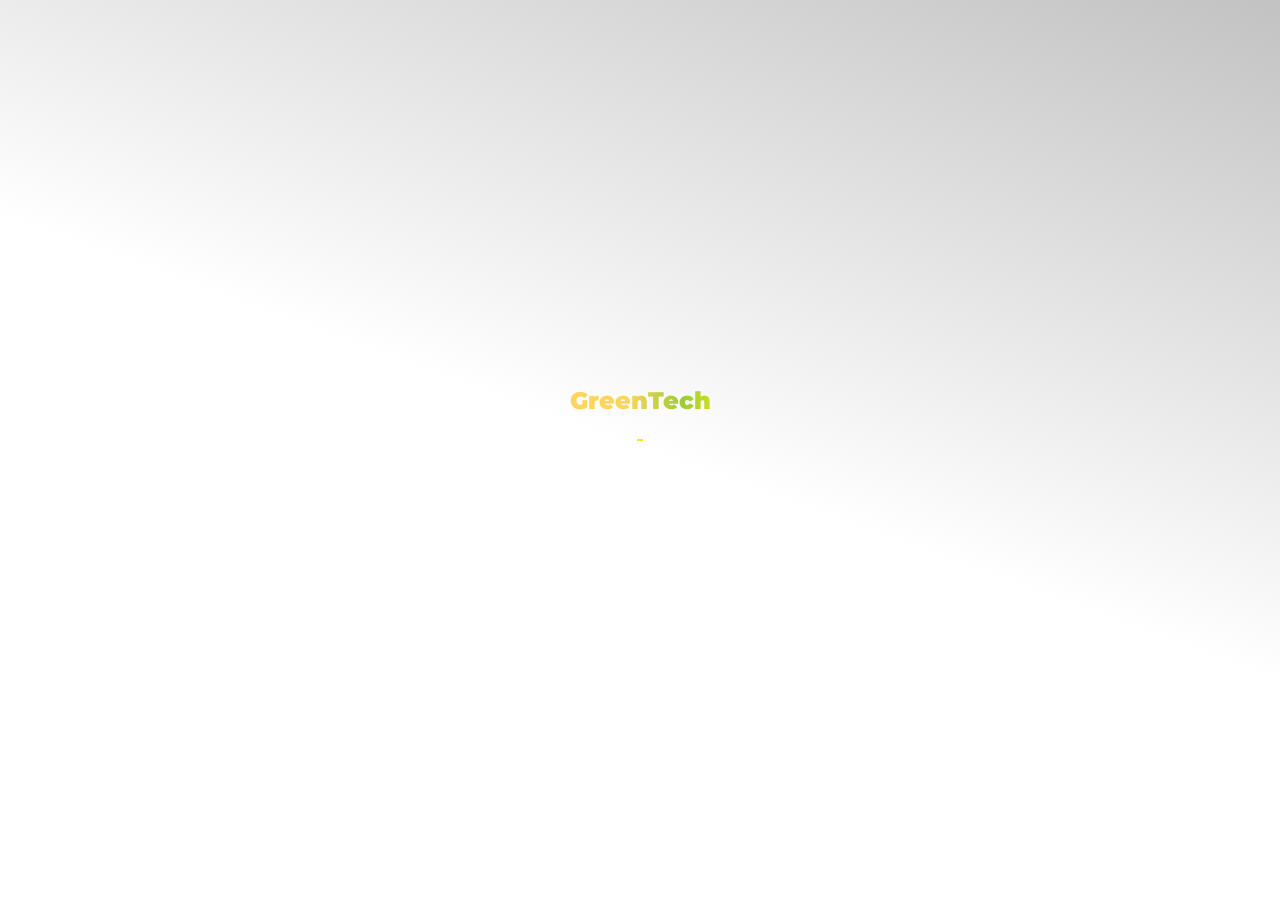
<file: template/site/503-page.html>
<!DOCTYPE html>
<html class="wide wow-animation" lang="en">
  <head>
    <!-- Site Title-->
    <title>503 page</title>
    <meta name="format-detection" content="telephone=no">
    <meta name="viewport" content="width=device-width, height=device-height, initial-scale=1.0">
    <meta http-equiv="X-UA-Compatible" content="IE=edge">
    <meta charset="utf-8">
    <link rel="icon" href="images/favicon.ico" type="image/x-icon">
    <!-- Stylesheets -->
    <link rel="stylesheet" type="text/css" href="//fonts.googleapis.com/css?family=Poppins:200,400,500,600%7CRoboto:300,400,300italic,700%7CMontserrat:900">
    <link rel="stylesheet" href="css/bootstrap.css">
    <link rel="stylesheet" href="css/style.css">
    <link rel="stylesheet" href="css/mdi.css">
    <link rel="stylesheet" href="css/fl-bigmug-line.css">
		<!--[if lt IE 10]>
    <div style="background: #212121; padding: 10px 0; box-shadow: 3px 3px 5px 0 rgba(0,0,0,.3); clear: both; text-align:center; position: relative; z-index:1;"><a href="http://windows.microsoft.com/en-US/internet-explorer/"><img src="images/ie8-panel/warning_bar_0000_us.jpg" border="0" height="42" width="820" alt="You are using an outdated browser. For a faster, safer browsing experience, upgrade for free today."></a></div>
    <script src="js/html5shiv.min.js"></script>
		<![endif]--> 
  </head>
  <body>
    <!-- Page preloader-->
    <div class="page-loader">
      <div class="page-loader-body"> 
        <div class="preloader-wrapper big active"> 
          <div class="spinner-layer spinner-blue">
            <div class="circle-clipper left">
              <div class="circle"></div>
            </div>
            <div class="gap-patch">
              <div class="circle"> </div>
            </div>
            <div class="circle-clipper right">
              <div class="circle"></div>
            </div>
          </div>
          <div class="spinner-layer spinner-red">
            <div class="circle-clipper left">
              <div class="circle"></div>
            </div>
            <div class="gap-patch">
              <div class="circle"> </div>
            </div>
            <div class="circle-clipper right">
              <div class="circle"></div>
            </div>
          </div>
          <div class="spinner-layer spinner-yellow"> 
            <div class="circle-clipper left">
              <div class="circle"></div>
            </div>
            <div class="gap-patch">
              <div class="circle"></div>
            </div>
            <div class="circle-clipper right">
              <div class="circle"> </div>
            </div>
          </div>
          <div class="spinner-layer spinner-green"> 
            <div class="circle-clipper left">
              <div class="circle"></div>
            </div>
            <div class="gap-patch">
              <div class="circle"></div>
            </div>
            <div class="circle-clipper right">
              <div class="circle"></div>
            </div>
          </div>
        </div>
      </div>
    </div>
    <!-- Page-->
    <div class="page">
      <!-- Page Header-->
      <header class="section page-header bg-gray-darker breadcrumbs-custom-wrap">
        <!-- RD Navbar-->
        <div class="rd-navbar-wrap rd-navbar-default">
          <nav class="rd-navbar" data-layout="rd-navbar-fixed" data-sm-layout="rd-navbar-fixed" data-md-layout="rd-navbar-fullwidth" data-md-device-layout="rd-navbar-fixed" data-lg-layout="rd-navbar-static" data-lg-device-layout="rd-navbar-static" data-md-stick-up-offset="2px" data-lg-stick-up-offset="2px" data-stick-up="true" data-sm-stick-up="true" data-md-stick-up="true" data-lg-stick-up="true">
            <div class="rd-navbar-inner">
              <!-- RD Navbar Panel-->
              <div class="rd-navbar-panel">
                <!-- RD Navbar Toggle-->
                <button class="rd-navbar-toggle" data-rd-navbar-toggle=".rd-navbar-nav-wrap"><span></span></button>
                <!-- RD Navbar Brand-->
                <div class="rd-navbar-brand"><a class="brand-name" href="index.html"><img class="logo-default" src="images/logo-default-128x52.png" alt="" width="128" height="52"/><img class="logo-inverse" src="images/logo-inverse-362x92.png" alt="" width="362" height="92"/></a></div>
              </div>
              <div class="rd-navbar-aside-right">
                <div class="rd-navbar-nav-wrap">
                  <!-- RD Navbar Nav-->
                  <ul class="rd-navbar-nav">
                    <li><a href="index.html">Home</a>
                    </li>
                    <li><a href="about-us.html">About Us</a>
                    </li>
                    <li><a href="#">Services</a>
                      <!-- RD Navbar Dropdown-->
                      <ul class="rd-navbar-dropdown">
                        <li><a href="services.html">Services</a>
                        </li>
                        <li><a href="single-service.html">Single Service</a>
                        </li>
                      </ul>
                    </li>
                    <li><a href="#">Gallery</a>
                      <!-- RD Navbar Dropdown-->
                      <ul class="rd-navbar-dropdown">
                        <li><a href="grid-album-gallery.html">Grid Album Gallery</a>
                        </li>
                        <li><a href="fullwidth-gallery-inside-title.html">Fullwidth Gallery Inside Title</a>
                        </li>
                        <li><a href="grid-gallery-outside-title.html">Grid Gallery Outside Title</a>
                        </li>
                        <li><a href="masonry-gallery-outside-title.html">Masonry Gallery Outside Title</a>
                        </li>
                      </ul>
                    </li>
                    <li><a href="#">Blog</a>
                      <!-- RD Navbar Dropdown-->
                      <ul class="rd-navbar-dropdown">
                        <li><a href="classic-blog.html">Classic Blog</a>
                        </li>
                        <li><a href="grid-blog.html">Grid Blog</a>
                        </li>
                        <li><a href="masonry-blog.html">Masonry Blog</a>
                        </li>
                        <li><a href="modern-blog.html">Modern Blog</a>
                        </li>
                        <li><a href="audio-post.html">Audio Post</a>
                        </li>
                        <li><a href="image-post.html">Image Post</a>
                        </li>
                        <li><a href="single-post.html">Single Post</a>
                        </li>
                        <li><a href="video-post.html">Video Post</a>
                        </li>
                      </ul>
                    </li>
                    <li class="active"><a href="#">Pages</a>
                      <!-- RD Navbar Megamenu-->
                      <ul class="rd-navbar-megamenu rd-navbar-megamenu-banner">
                        <li><img src="images/accordions-1-570x600.jpg" alt="" width="570" height="600"/>
                        </li>
                        <li>
                          <ul class="rd-megamenu-list">
                            <li><a href="404-page.html">404 Page</a></li>
                            <li><a href="503-page.html">503 Page</a></li>
                            <li><a href="careers.html">Careers</a></li>
                            <li><a href="single-job.html">Single Job</a></li>
                            <li><a href="coming-soon.html">Coming Soon</a></li>
                            <li><a href="pricing.html">Pricing</a></li>
                            <li><a href="tooltips.html">Tooltips</a></li>
                          </ul>
                        </li>
                        <li>
                          <ul class="rd-megamenu-list">
                            <li><a href="our-history.html">Our History</a></li>
                            <li><a href="login-page.html">Login Page</a></li>
                            <li><a href="registration-page.html">Registration Page</a></li>
                            <li><a href="search-results.html">Search Results</a></li>
                            <li><a href="under-construction.html">Under Construction</a></li>
                            <li><a href="privacy-policy.html">Privacy policy</a></li>
                          </ul>
                        </li>
                        <li>
                          <ul class="rd-megamenu-list">
                            <li><a href="accordions.html">Accordions</a></li>
                            <li><a href="countdown.html">Countdown</a></li>
                            <li><a href="forms.html">Forms</a></li>
                            <li><a href="grid-system.html">Grid System</a></li>
                            <li><a href="tables.html">Tables</a></li>
                            <li><a href="tabs.html">Tabs</a></li>
                            <li><a href="typography.html">Typography</a></li>
                            <li><a href="radials.html">Radials</a></li>
                          </ul>
                        </li>
                      </ul>
                    </li>
                    <li><a href="contacts.html">Contacts</a>
                    </li>
                  </ul>
                </div>
                <div class="rd-navbar-aside-right-inner">
                  <!-- RD Navbar Search-->
                  <div class="rd-navbar-search"><a class="rd-navbar-search-toggle" data-rd-navbar-toggle=".rd-navbar-search" href="#"><span></span></a>
                    <form class="rd-search" action="search-results.html" data-search-live="rd-search-results-live" method="GET">
                      <div class="form-wrap">
                        <label class="form-label form-label" for="rd-navbar-search-form-input">Search...</label>
                        <input class="rd-navbar-search-form-input form-input" id="rd-navbar-search-form-input" type="text" name="s" autocomplete="off">
                        <div class="rd-search-results-live" id="rd-search-results-live"></div>
                      </div>
                      <button class="rd-search-form-submit mdi mdi-magnify"></button>
                    </form>
                  </div>
                </div>
              </div>
            </div>
          </nav>
        </div>
      </header>
      <section class="section fullwidth-page bg-image" style="background-image: url(images/bg-02.jpg);"> 
        <div class="fullwidth-page-inner">
          <div class="section-md text-center">
            <div class="shell">
              <p class="breadcrumbs-custom-subtitle">Service is Temporary Unavailable</p>
              <p class="heading-1 breadcrumbs-custom-title">error 503</p>
              <p>Sorry, we're offline right now to make our site even better. <br class="veil reveal-sm-inline">Please, come back later and check what we've been up to.</p>
              <div class="group-md button-group"><a class="button button-secondary button-nina" href="index.html"> back to home page</a><a class="button button-default-outline button-nina" href="contacts.html"> contact us</a></div>
            </div>
          </div>
          <!-- Page Footer-->
          <div class="section-xs page-footer text-center">
            <div class="shell">
              <p class="right">&#169; <span class="copyright-year"></span> All Rights Reserved
                &nbsp;<a href="#">Terms of Use</a>&nbsp;<span>and</span>&nbsp;<a href="privacy-policy.html">Privacy Policy</a>
              </p>
            </div>
          </div>
        </div>
      </section>
    </div>
    <!-- PANEL-->
    <!-- END PANEL-->
    <!-- Global Mailform Output-->
    <div class="snackbars" id="form-output-global"></div>
    <!-- Javascript-->
    <script src="js/core.min.js"></script>
    <script src="js/script.js"></script>
  </body>
</html>
</file>
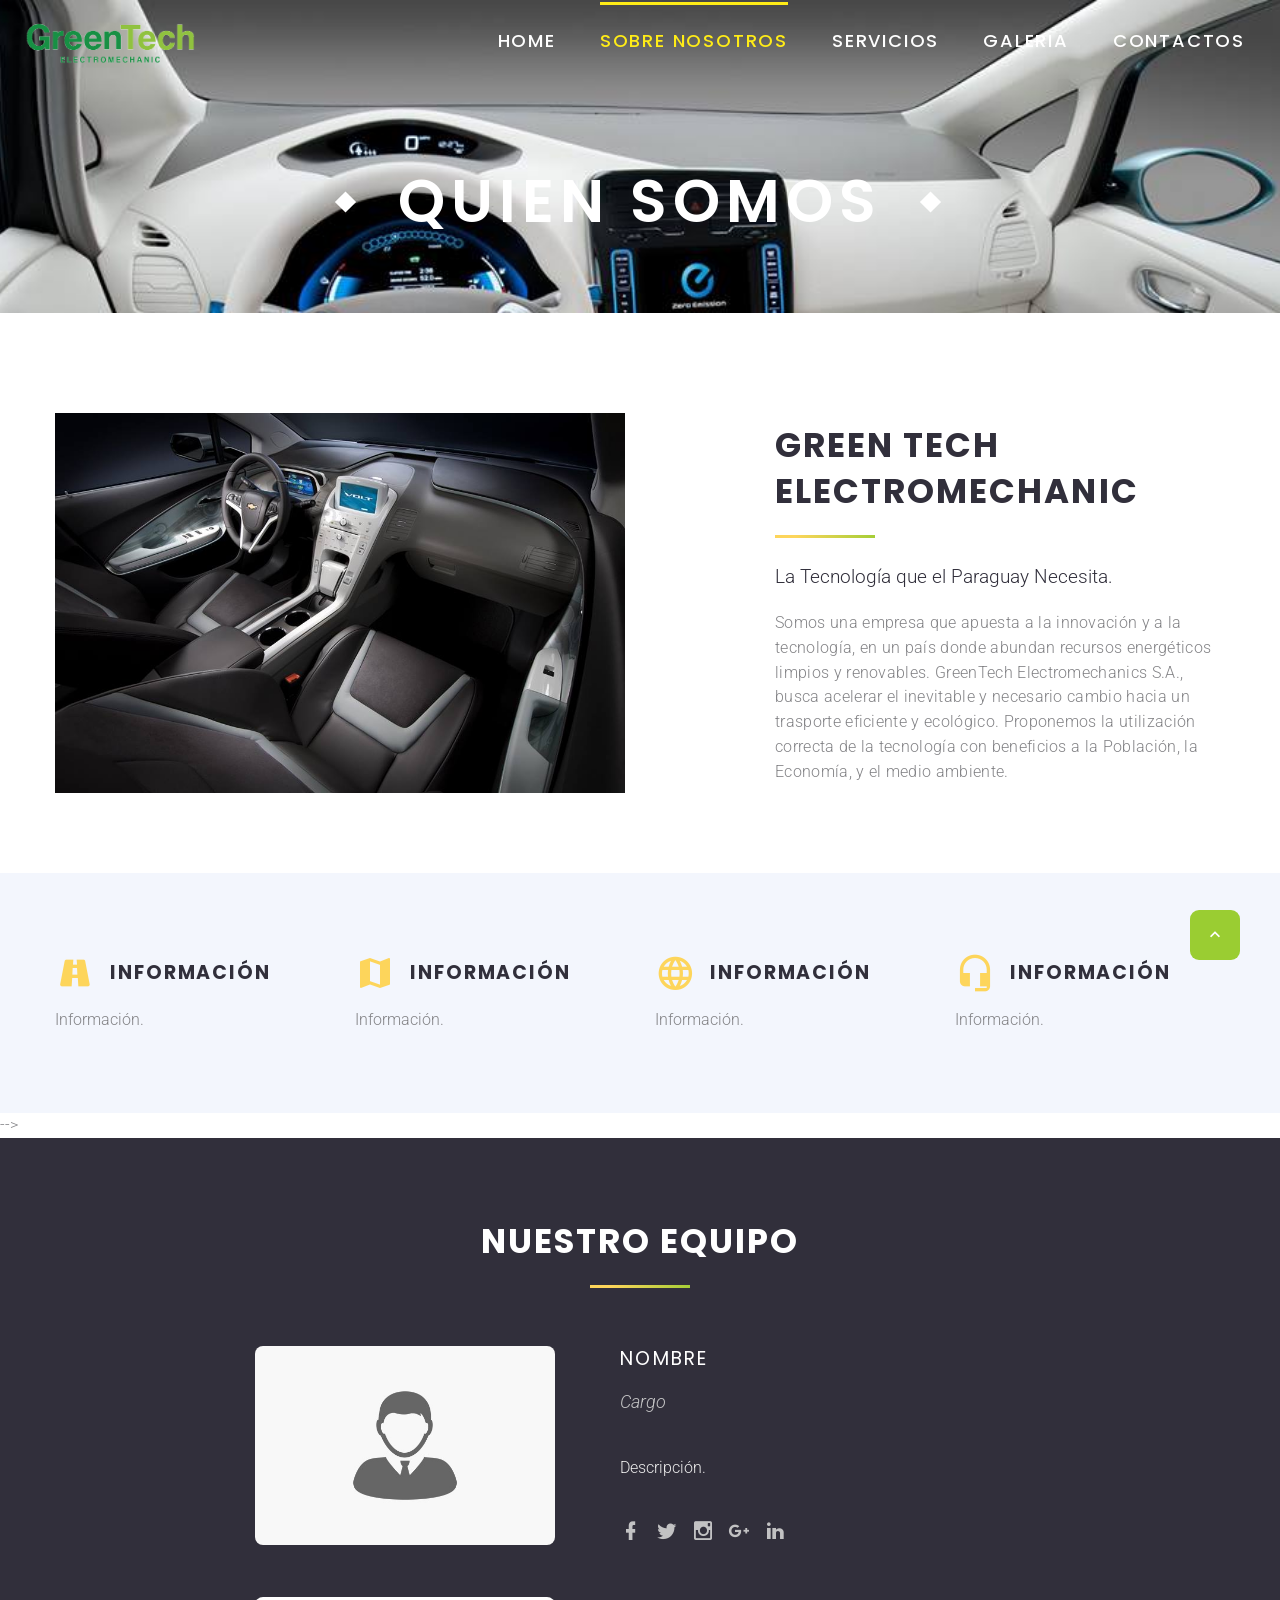
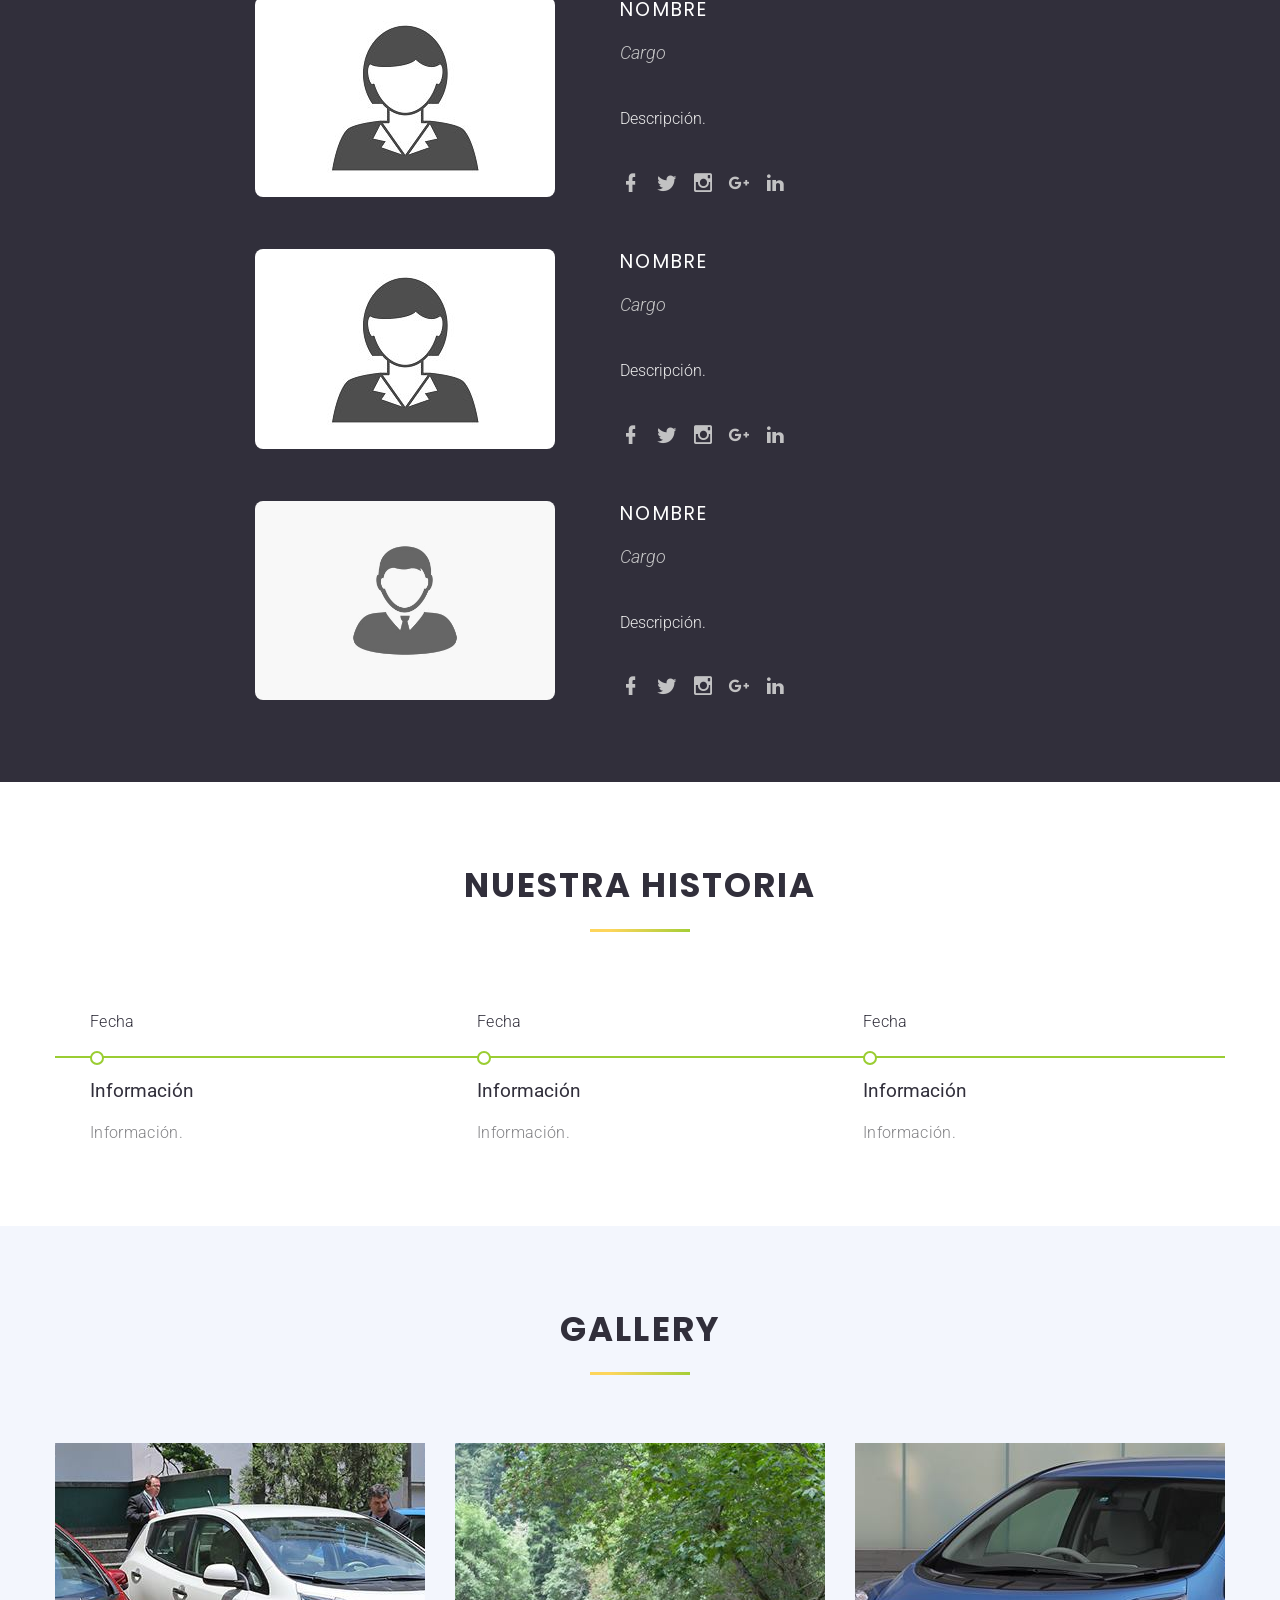
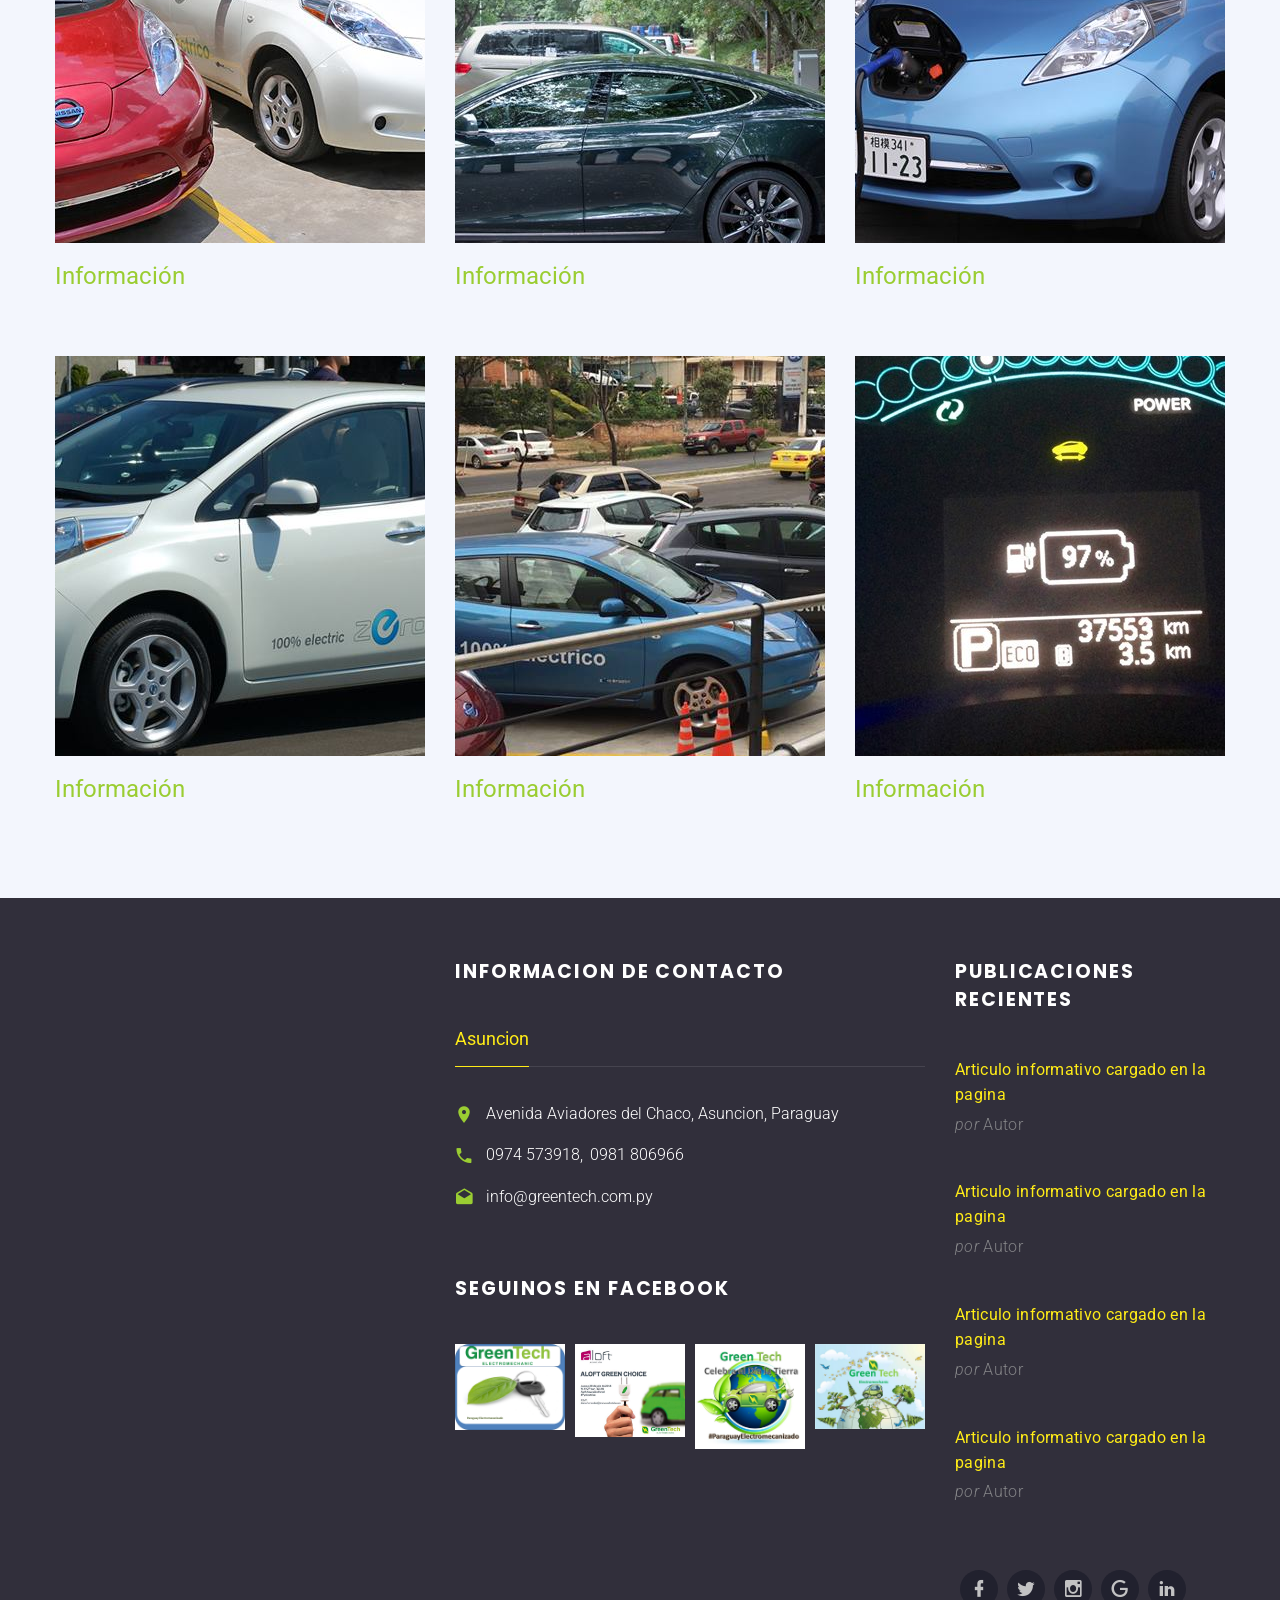
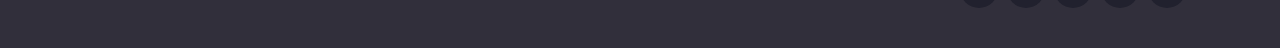
<file: template/site/about-us.html>
<!DOCTYPE html>
<html class="wide wow-animation" lang="en">
  <head>
    <!-- Site Title-->
    <title>Sobre nosotros</title>
    <meta name="format-detection" content="telephone=no">
    <meta name="viewport" content="width=device-width, height=device-height, initial-scale=1.0">
    <meta http-equiv="X-UA-Compatible" content="IE=edge">
    <meta charset="utf-8">
    <link rel="icon" href="images/favicon.png" type="image/x-icon">
    <!-- Stylesheets -->
    <link rel="stylesheet" type="text/css" href="//fonts.googleapis.com/css?family=Poppins:200,400,500,600%7CRoboto:300,400,300italic,700%7CMontserrat:900">
    <link rel="stylesheet" href="css/bootstrap.css">
    <link rel="stylesheet" href="css/style.css">
    <link rel="stylesheet" href="css/mdi.css">
    <link rel="stylesheet" href="css/fl-bigmug-line.css">
		<!--[if lt IE 10]>
    <div style="background: #212121; padding: 10px 0; box-shadow: 3px 3px 5px 0 rgba(0,0,0,.3); clear: both; text-align:center; position: relative; z-index:1;"><a href="http://windows.microsoft.com/en-US/internet-explorer/"><img src="images/ie8-panel/warning_bar_0000_us.jpg" border="0" height="42" width="820" alt="You are using an outdated browser. For a faster, safer browsing experience, upgrade for free today."></a></div>
    <script src="js/html5shiv.min.js"></script>
		<![endif]--> 
  </head>
  <body>
    <!-- Page preloader-->
    <div class="page-loader">
      <div class="page-loader-body"> 
        <div class="preloader-wrapper big active"> 
          <div class="spinner-layer spinner-blue">
            <div class="circle-clipper left">
              <div class="circle"></div>
            </div>
            <div class="gap-patch">
              <div class="circle"> </div>
            </div>
            <div class="circle-clipper right">
              <div class="circle"></div>
            </div>
          </div>
          <div class="spinner-layer spinner-red">
            <div class="circle-clipper left">
              <div class="circle"></div>
            </div>
            <div class="gap-patch">
              <div class="circle"> </div>
            </div>
            <div class="circle-clipper right">
              <div class="circle"></div>
            </div>
          </div>
          <div class="spinner-layer spinner-yellow"> 
            <div class="circle-clipper left">
              <div class="circle"></div>
            </div>
            <div class="gap-patch">
              <div class="circle"></div>
            </div>
            <div class="circle-clipper right">
              <div class="circle"> </div>
            </div>
          </div>
          <div class="spinner-layer spinner-green"> 
            <div class="circle-clipper left">
              <div class="circle"></div>
            </div>
            <div class="gap-patch">
              <div class="circle"></div>
            </div>
            <div class="circle-clipper right">
              <div class="circle"></div>
            </div>
          </div>
        </div>
      </div>
    </div>
    <!-- Page-->
    <div class="page">
      <!-- Page Header-->
      <header class="section page-header bg-gray-darker breadcrumbs-custom-wrap breadcrumbs-background-01">
        <!-- RD Navbar-->
        <div class="rd-navbar-wrap rd-navbar-default">
          <nav class="rd-navbar" data-layout="rd-navbar-fixed" data-sm-layout="rd-navbar-fixed" data-md-layout="rd-navbar-fullwidth" data-md-device-layout="rd-navbar-fixed" data-lg-layout="rd-navbar-static" data-lg-device-layout="rd-navbar-static" data-md-stick-up-offset="2px" data-lg-stick-up-offset="2px" data-stick-up="true" data-sm-stick-up="true" data-md-stick-up="true" data-lg-stick-up="true">
            <div class="rd-navbar-inner">
              <!-- RD Navbar Panel-->
              <div class="rd-navbar-panel">
                <!-- RD Navbar Toggle-->
                <button class="rd-navbar-toggle" data-rd-navbar-toggle=".rd-navbar-nav-wrap"><span></span></button>
                <!-- RD Navbar Brand-->
                <div class="rd-navbar-brand"><a class="brand-name" href="index.html"><img class="logo-inverse" src="images/image5.png" alt="" width="362" height="92"/></a></div>
              </div>
              <div class="rd-navbar-aside-right">
                <div class="rd-navbar-nav-wrap">
                  <!-- RD Navbar Nav-->
                  <ul class="rd-navbar-nav">
                    <li><a href="index.html">Home</a>
                    </li>
                    <li class="active"><a href="about-us.html">Sobre Nosotros</a>
                    </li>
                    <li><a href="services.html">Servicios</a>
                      <!-- RD Navbar Dropdown-->
                      <!-- <ul class="rd-navbar-dropdown">
                        <li><a href="services.html">Servicios</a>
                        </li>
                        <li><a href="single-service.html">Servicio único</a>
                        </li>
                      </ul> -->
                    </li>
                    <li><a href="grid-gallery-outside-title.html">Galeria</a>
                      <!-- RD Navbar Dropdown-->
                      <!-- <ul class="rd-navbar-dropdown">
                        <li><a href="grid-album-gallery.html">Grid Album Gallery</a>
                        </li>
                        <li><a href="fullwidth-gallery-inside-title.html">Fullwidth Gallery Inside Title</a>
                        </li>
                        <li><a href="grid-gallery-outside-title.html">Grid Gallery Outside Title</a>
                        </li>
                        <li><a href="masonry-gallery-outside-title.html">Masonry Gallery Outside Title</a>
                        </li>
                      </ul> -->
                    </li>
                    <!-- <li><a href="#">Blog</a>
                      <ul class="rd-navbar-dropdown">
                        <li><a href="classic-blog.html">Classic Blog</a>
                        </li>
                        <li><a href="grid-blog.html">Grid Blog</a>
                        </li>
                        <li><a href="masonry-blog.html">Masonry Blog</a>
                        </li>
                        <li><a href="modern-blog.html">Modern Blog</a>
                        </li>
                        <li><a href="audio-post.html">Audio Post</a>
                        </li>
                        <li><a href="image-post.html">Image Post</a>
                        </li>
                        <li><a href="single-post.html">Single Post</a>
                        </li>
                        <li><a href="video-post.html">Video Post</a>
                        </li>
                      </ul>
                    </li>
                    <li><a href="#">Paginas</a>
                      <ul class="rd-navbar-megamenu rd-navbar-megamenu-banner">
                        <li><img src="images/accordions-1-570x600.jpg" alt="" width="570" height="600"/>
                        </li>
                        <li>
                          <ul class="rd-megamenu-list">
                            <li><a href="404-page.html">404 Page</a></li>
                            <li><a href="503-page.html">503 Page</a></li>
                            <li><a href="careers.html">Careers</a></li>
                            <li><a href="single-job.html">Single Job</a></li>
                            <li><a href="coming-soon.html">Coming Soon</a></li>
                            <li><a href="pricing.html">Pricing</a></li>
                            <li><a href="tooltips.html">Tooltips</a></li>
                          </ul>
                        </li>
                        <li>
                          <ul class="rd-megamenu-list">
                            <li><a href="our-history.html">Nuestra Historia</a></li>
                            <li><a href="login-page.html">Login Page</a></li>
                            <li><a href="registration-page.html">Registration Page</a></li>
                            <li><a href="search-results.html">Search Results</a></li>
                            <li><a href="under-construction.html">Under Construction</a></li>
                            <li><a href="privacy-policy.html">Privacy policy</a></li>
                          </ul>
                        </li>
                        <li>
                          <ul class="rd-megamenu-list">
                            <li><a href="accordions.html">Accordions</a></li>
                            <li><a href="countdown.html">Countdown</a></li>
                            <li><a href="forms.html">Forms</a></li>
                            <li><a href="grid-system.html">Grid System</a></li>
                            <li><a href="tables.html">Tables</a></li>
                            <li><a href="tabs.html">Tabs</a></li>
                            <li><a href="typography.html">Typography</a></li>
                            <li><a href="radials.html">Radials</a></li>
                          </ul>
                        </li>
                      </ul>
                    </li> -->
                    <li><a href="contacts.html">Contactos</a>
                    </li>
                  </ul>
                </div>
                <!-- <div class="rd-navbar-aside-right-inner">
                  <div class="rd-navbar-search"><a class="rd-navbar-search-toggle" data-rd-navbar-toggle=".rd-navbar-search" href="#"><span></span></a>
                    <form class="rd-search" action="search-results.html" data-search-live="rd-search-results-live" method="GET">
                      <div class="form-wrap">
                        <label class="form-label form-label" for="rd-navbar-search-form-input">Search...</label>
                        <input class="rd-navbar-search-form-input form-input" id="rd-navbar-search-form-input" type="text" name="s" autocomplete="off"/>
                        <div class="rd-search-results-live" id="rd-search-results-live"></div>
                      </div>
                      <button class="rd-search-form-submit mdi mdi-magnify"></button>
                    </form>
                  </div>
                </div> -->
              </div>
            </div>
          </nav>
        </div>
        <!-- Breadcrumbs-->
        <section class="breadcrumbs-custom breadcrumbs-custom-svg">
          <div class="shell">
            <!-- <p class="breadcrumbs-custom-subtitle">Who We Are</p> -->
            <p class="heading-1 breadcrumbs-custom-title">Quien Somos</p>
<!--             <ul class="breadcrumbs-custom-path">
              <li><a href="index.html">Home</a></li>
              <li><a href="about-us.html">About Us</a></li>
              <li class="active">About us</li>
            </ul> -->
          </div>
        </section>

      </header>
      <!-- Welcome to Our Taxi-->
      <section class="section section-lg bg-white">
        <div class="shell shell-bigger"> 
          <div class="range range-ten range-50 range-sm-center range-md-middle range-lg-justify range-md-reverse">
            <div class="cell-sm-9 cell-md-5 cell-lg-4">
              <h3>Green Tech Electromechanic</h3>
              <div class="divider divider-default"></div>
              <p class="heading-5">La Tecnología que el Paraguay Necesita.</p>
              <p class="text-spacing-sm">Somos una empresa que apuesta a la innovación y a la tecnología, en un país donde abundan recursos energéticos limpios y renovables. GreenTech Electromechanics S.A., busca acelerar el inevitable y necesario cambio hacia un trasporte eficiente y ecológico. Proponemos la utilización correcta de la tecnología con beneficios a la Población, la Economía, y el medio ambiente.</p>
            </div>
            <div class="cell-sm-9 cell-md-5"><img src="images/about-us-1-720x459.jpg" alt="" width="720" height="459"/>
            </div>
          </div>
        </div>
      </section>

      <!-- Small Features-->
      <section class="section section-lg section-lg-alternative bg-gray-lighter">
        <div class="shell-wide">
          <div class="range range-50 range-xs-center text-gray-light">
            <div class="cell-xs-10 cell-sm-6 cell-lg-3">
              <article class="box-minimal">
                <div class="box-minimal-header">
                  <div class="box-minimal-icon mdi mdi-road-variant"></div>
                  <h6 class="box-minimal-title">Información</h6>
                </div>
                <p>Información.</p>
              </article>
            </div>
            <div class="cell-xs-10 cell-sm-6 cell-lg-3">
              <article class="box-minimal">
                <div class="box-minimal-header">
                  <div class="box-minimal-icon mdi mdi-map"></div>
                  <h6 class="box-minimal-title">Información</h6>
                </div>
                <p>Información.</p>
              </article>
            </div>
            <div class="cell-xs-10 cell-sm-6 cell-lg-3">
              <article class="box-minimal">
                <div class="box-minimal-header">
                  <div class="box-minimal-icon mdi mdi-web"></div>
                  <h6 class="box-minimal-title">Información</h6>
                </div>
                <p>Información.</p>
              </article>
            </div>
            <div class="cell-xs-10 cell-sm-6 cell-lg-3">
              <article class="box-minimal">
                <div class="box-minimal-header">
                  <div class="box-minimal-icon mdi mdi-headset"></div>
                  <h6 class="box-minimal-title">Información</h6>
                </div>
                <p>Información.</p>
              </article>
            </div>
          </div>
        </div>
      </section> -->

      <!-- our team-->
      <section class="section section-lg text-center bg-gray-darker">
        <div class="shell shell-wide">
          <h3>nuestro equipo </h3>
          <div class="divider divider-default"></div>
          <div class="range range-50 range-xl-90 range-xs-center offset-custom-2 text-left">
            <div class="cell-sm-10 cell-lg-8 cell-xl-6">
              <div class="team-inline">
                <div class="unit unit-spacing-md unit-sm-horizontal">
                  <div class="unit-left">
                    <div class="team-classic-image">
                      <figure><img src="images/team-08-300x300.jpg" alt="" width="300" height="300"/>
                      </figure>
                    </div>
                  </div>
                  <div class="unit-body">
                    <h5><a class="team-inline-title" href="#">Nombre</a></h5>
                    <p class="team-classic-job-position">Cargo</p>
                    <p class="team-inline-text">Descripción.</p>
                    <ul class="list-inline list-team">
                      <li><a class="icon icon-sm-bigger icon-gray-1 mdi mdi-facebook" href="#"></a></li>
                      <li><a class="icon icon-sm-bigger icon-gray-1 mdi mdi-twitter" href="#"></a></li>
                      <li><a class="icon icon-sm-bigger icon-gray-1 mdi mdi-instagram" href="#"></a></li>
                      <li><a class="icon icon-sm-bigger icon-gray-1 mdi mdi-google-plus" href="#"></a></li>
                      <li><a class="icon icon-sm-bigger icon-gray-1 mdi mdi-linkedin" href="#"></a></li>
                    </ul>
                  </div>
                </div>
              </div>
            </div>
            <div class="cell-sm-10 cell-lg-8 cell-xl-6">
              <div class="team-inline">
                <div class="unit unit-spacing-md unit-sm-horizontal">
                  <div class="unit-left">
                    <div class="team-classic-image">
                      <figure><img src="images/team-07-300x300.jpg" alt="" width="300" height="300"/>
                      </figure>
                    </div>
                  </div>
                  <div class="unit-body">
                    <h5><a class="team-inline-title" href="#">Nombre</a></h5>
                    <p class="team-classic-job-position">Cargo</p>
                    <p class="team-inline-text">Descripción.</p>
                    <ul class="list-inline list-team">
                      <li><a class="icon icon-sm-bigger icon-gray-1 mdi mdi-facebook" href="#"></a></li>
                      <li><a class="icon icon-sm-bigger icon-gray-1 mdi mdi-twitter" href="#"></a></li>
                      <li><a class="icon icon-sm-bigger icon-gray-1 mdi mdi-instagram" href="#"></a></li>
                      <li><a class="icon icon-sm-bigger icon-gray-1 mdi mdi-google-plus" href="#"></a></li>
                      <li><a class="icon icon-sm-bigger icon-gray-1 mdi mdi-linkedin" href="#"></a></li>
                    </ul>
                  </div>
                </div>
              </div>
            </div>
            <div class="cell-sm-10 cell-lg-8 cell-xl-6">
              <div class="team-inline">
                <div class="unit unit-spacing-md unit-sm-horizontal">
                  <div class="unit-left">
                    <div class="team-classic-image">
                      <figure><img src="images/team-09-300x300.jpg" alt="" width="300" height="300"/>
                      </figure>
                    </div>
                  </div>
                  <div class="unit-body">
                    <h5><a class="team-inline-title" href="#">Nombre</a></h5>
                    <p class="team-classic-job-position">Cargo</p>
                    <p class="team-inline-text">Descripción.</p>
                    <ul class="list-inline list-team">
                      <li><a class="icon icon-sm-bigger icon-gray-1 mdi mdi-facebook" href="#"></a></li>
                      <li><a class="icon icon-sm-bigger icon-gray-1 mdi mdi-twitter" href="#"></a></li>
                      <li><a class="icon icon-sm-bigger icon-gray-1 mdi mdi-instagram" href="#"></a></li>
                      <li><a class="icon icon-sm-bigger icon-gray-1 mdi mdi-google-plus" href="#"></a></li>
                      <li><a class="icon icon-sm-bigger icon-gray-1 mdi mdi-linkedin" href="#"></a></li>
                    </ul>
                  </div>
                </div>
              </div>
            </div>
            <div class="cell-sm-10 cell-lg-8 cell-xl-6">
              <div class="team-inline">
                <div class="unit unit-spacing-md unit-sm-horizontal">
                  <div class="unit-left">
                    <div class="team-classic-image">
                      <figure><img src="images/team-10-300x300.jpg" alt="" width="300" height="300"/>
                      </figure>
                    </div>
                  </div>
                  <div class="unit-body">
                    <h5><a class="team-inline-title" href="#">Nombre</a></h5>
                    <p class="team-classic-job-position">Cargo</p>
                    <p class="team-inline-text">Descripción.</p>
                    <ul class="list-inline list-team">
                      <li><a class="icon icon-sm-bigger icon-gray-1 mdi mdi-facebook" href="#"></a></li>
                      <li><a class="icon icon-sm-bigger icon-gray-1 mdi mdi-twitter" href="#"></a></li>
                      <li><a class="icon icon-sm-bigger icon-gray-1 mdi mdi-instagram" href="#"></a></li>
                      <li><a class="icon icon-sm-bigger icon-gray-1 mdi mdi-google-plus" href="#"></a></li>
                      <li><a class="icon icon-sm-bigger icon-gray-1 mdi mdi-linkedin" href="#"></a></li>
                    </ul>
                  </div>
                </div>
              </div>
            </div>
          </div>
        </div>
      </section>

      <!-- Our history-->
      <section class="section section-lg text-center bg-white">
        <div class="shell shell-wide">
          <h3>Nuestra Historia</h3>
          <div class="divider divider-default"></div>
          <!-- Owl Carousel-->
          <div class="owl-carousel time-line-horizontal text-md-left" data-autoplay="true" data-items="1" data-xs-items="2" data-sm-items="2" data-md-items="3" data-lg-items="3" data-dots="false" data-nav="false" data-stage-padding="0" data-sm-stage-padding="30" data-loop="true" data-margin="15" data-lg-margin="50" data-xl-margin="156" data-mouse-drag="true">
            <div class="time-line-horizontal-element">
              <div class="time-line-time">
                <time class="wow fadeInUp" data-wow-delay=".7s" datetime="2017">Fecha</time>
              </div>
              <div class="time-line-content wow fadeInUp" data-wow-delay=".7s">
                <h5><a>Información</a></h5>
                <p>Información.</p>
              </div>
            </div>
            <div class="time-line-horizontal-element">
              <div class="time-line-time">
                <time class="wow fadeInUp" data-wow-delay=".8s" datetime="2017">Fecha</time>
              </div>
              <div class="time-line-content wow fadeInUp" data-wow-delay=".8s">
                <h5><a>Información</a></h5>
                <p>Información.</p>
              </div>
            </div>
            <div class="time-line-horizontal-element">
              <div class="time-line-time">
                <time class="wow fadeInUp" data-wow-delay=".9s" datetime="2017">Fecha</time>
              </div>
              <div class="time-line-content wow fadeInUp" data-wow-delay=".9s">
                <h5><a>Información</a></h5>
                <p>Información.</p>
              </div>
            </div>
          </div>
        </div>
      </section>

      <!-- Projects-->
      <section class="section section-lg bg-gray-lighter text-center">
        <div class="shell shell-wide">
          <div class="range range-50 range-sm-center">
            <div class="cell-xs-12 cell-sm-10 cell-md-8 cell-lg-7 cell-xl-6">
              <h3>gallery</h3>
              <div class="divider divider-default"></div>
            </div>
          </div>
          <div class="range range-50" data-lightgallery="group">
            <div class="cell-xs-12 cell-sm-6 cell-md-4"><a class="gallery-item titled-gallery-item" href="images/gallery-01-original.jpg" data-lightgallery="group-item">
                <div class="gallery-item-image">
                  <figure><img src="images/gallery-grid-01-570x380.jpg" alt="" width="570" height="380"/>
                  </figure>
                  <div class="caption">
                  </div>
                </div></a>
              <div class="titled-gallery-caption"><a href="#">Información</a></div>
            </div>
            <div class="cell-xs-12 cell-sm-6 cell-md-4"><a class="gallery-item titled-gallery-item" href="images/gallery-02-original.jpg" data-lightgallery="group-item">
                <div class="gallery-item-image">
                  <figure><img src="images/gallery-grid-02-570x380.jpg" alt="" width="570" height="380"/>
                  </figure>
                  <div class="caption">
                  </div>
                </div></a>
              <div class="titled-gallery-caption"><a href="#">Información</a></div>
            </div>
            <div class="cell-xs-12 cell-sm-6 cell-md-4"><a class="gallery-item titled-gallery-item" href="images/gallery-03-original.jpg" data-lightgallery="group-item">
                <div class="gallery-item-image">
                  <figure><img src="images/gallery-grid-03-570x380.jpg" alt="" width="570" height="380"/>
                  </figure>
                  <div class="caption">
                  </div>
                </div></a>
              <div class="titled-gallery-caption"><a href="#">Información</a></div>
            </div>
            <div class="cell-xs-12 cell-sm-6 cell-md-4"><a class="gallery-item titled-gallery-item" href="images/gallery-04-original.jpg" data-lightgallery="group-item">
                <div class="gallery-item-image">
                  <figure><img src="images/gallery-grid-04-570x380.jpg" alt="" width="570" height="380"/>
                  </figure>
                  <div class="caption">
                  </div>
                </div></a>
              <div class="titled-gallery-caption"><a href="#">Información</a></div>
            </div>
            <div class="cell-xs-12 cell-sm-6 cell-md-4"><a class="gallery-item titled-gallery-item" href="images/gallery-05-original.jpg" data-lightgallery="group-item">
                <div class="gallery-item-image">
                  <figure><img src="images/gallery-grid-05-570x380.jpg" alt="" width="570" height="380"/>
                  </figure>
                  <div class="caption">
                  </div>
                </div></a>
              <div class="titled-gallery-caption"><a href="#">Información</a></div>
            </div>
            <div class="cell-xs-12 cell-sm-6 cell-md-4"><a class="gallery-item titled-gallery-item" href="images/gallery-06-original.jpg" data-lightgallery="group-item">
                <div class="gallery-item-image">
                  <figure><img src="images/gallery-grid-06-570x380.jpg" alt="" width="570" height="380"/>
                  </figure>
                  <div class="caption">
                  </div>
                </div></a>
              <div class="titled-gallery-caption"><a href="#">Información</a></div>
            </div>
          </div>
        </div>
      </section>

      <!-- Footer Extended-->
      <footer class="section page-footer page-footer-extended text-center text-md-left bg-gray-darker">
        <div class="rd-google-map-wrap">
          <div class="rd-google-map rd-google-map-novi rd-google-map__model" data-zoom="15" data-y="-25.284817" data-x=" -57.568990" data-styles="[ { &quot;featureType&quot;: &quot;all&quot;, &quot;elementType&quot;: &quot;labels.text.fill&quot;, &quot;stylers&quot;: [ { &quot;saturation&quot;: 36 }, { &quot;color&quot;: &quot;#000000&quot; }, { &quot;lightness&quot;: 40 } ] }, { &quot;featureType&quot;: &quot;all&quot;, &quot;elementType&quot;: &quot;labels.text.stroke&quot;, &quot;stylers&quot;: [ { &quot;visibility&quot;: &quot;on&quot; }, { &quot;color&quot;: &quot;#000000&quot; }, { &quot;lightness&quot;: 16 } ] }, { &quot;featureType&quot;: &quot;all&quot;, &quot;elementType&quot;: &quot;labels.icon&quot;, &quot;stylers&quot;: [ { &quot;visibility&quot;: &quot;off&quot; } ] }, { &quot;featureType&quot;: &quot;administrative&quot;, &quot;elementType&quot;: &quot;geometry.fill&quot;, &quot;stylers&quot;: [ { &quot;color&quot;: &quot;#000000&quot; }, { &quot;lightness&quot;: 20 } ] }, { &quot;featureType&quot;: &quot;administrative&quot;, &quot;elementType&quot;: &quot;geometry.stroke&quot;, &quot;stylers&quot;: [ { &quot;color&quot;: &quot;#000000&quot; }, { &quot;lightness&quot;: 17 }, { &quot;weight&quot;: 1.2 } ] }, { &quot;featureType&quot;: &quot;landscape&quot;, &quot;elementType&quot;: &quot;geometry&quot;, &quot;stylers&quot;: [ { &quot;color&quot;: &quot;#000000&quot; }, { &quot;lightness&quot;: 20 } ] }, { &quot;featureType&quot;: &quot;poi&quot;, &quot;elementType&quot;: &quot;geometry&quot;, &quot;stylers&quot;: [ { &quot;color&quot;: &quot;#000000&quot; }, { &quot;lightness&quot;: 21 } ] }, { &quot;featureType&quot;: &quot;road.highway&quot;, &quot;elementType&quot;: &quot;geometry.fill&quot;, &quot;stylers&quot;: [ { &quot;color&quot;: &quot;#000000&quot; }, { &quot;lightness&quot;: 17 } ] }, { &quot;featureType&quot;: &quot;road.highway&quot;, &quot;elementType&quot;: &quot;geometry.stroke&quot;, &quot;stylers&quot;: [ { &quot;color&quot;: &quot;#000000&quot; }, { &quot;lightness&quot;: 29 }, { &quot;weight&quot;: 0.2 } ] }, { &quot;featureType&quot;: &quot;road.arterial&quot;, &quot;elementType&quot;: &quot;geometry&quot;, &quot;stylers&quot;: [ { &quot;color&quot;: &quot;#000000&quot; }, { &quot;lightness&quot;: 18 } ] }, { &quot;featureType&quot;: &quot;road.local&quot;, &quot;elementType&quot;: &quot;geometry&quot;, &quot;stylers&quot;: [ { &quot;color&quot;: &quot;#000000&quot; }, { &quot;lightness&quot;: 16 } ] }, { &quot;featureType&quot;: &quot;transit&quot;, &quot;elementType&quot;: &quot;geometry&quot;, &quot;stylers&quot;: [ { &quot;color&quot;: &quot;#000000&quot; }, { &quot;lightness&quot;: 19 } ] }, { &quot;featureType&quot;: &quot;water&quot;, &quot;elementType&quot;: &quot;geometry&quot;, &quot;stylers&quot;: [ { &quot;color&quot;: &quot;#000000&quot; }, { &quot;lightness&quot;: 17 } ] } ]">
            <ul class="map_locations">
              <li data-y="-25.284817" data-x="-57.568990">
                <p>Avenida Aviadores del Chaco, Asuncion, Paraguay</p>
              </li>
            </ul>
          </div>
        </div>
        <div class="shell shell-wide">
          <div class="range range-xs-center range-md-justify range-lg-right range-135">
            <div class="cell-sm-8 cell-md-6 cell-lg-5">
              <div class="contact-info-wrap">
                <h6>informacion de contacto </h6>
                <div class="tabs-custom tabs-horizontal tabs-line tabs-line-small" id="tabs-21"> 
                  <!-- Nav tabs-->
                  <ul class="nav nav-tabs">
                    <li class="active"><a href="#tabs-extended-2-1" data-toggle="tab">Asuncion</a></li>
                  </ul>
                  <!-- Tab panes-->
                  <div class="tab-content">
                    <div class="tab-pane fade in active" id="tabs-extended-2-1">
                      <ul class="list-xs list-darker">
                        <li class="box-inline"><span class="icon icon-md-smaller icon-primary mdi mdi-map-marker"></span>
                          <div><a href="#">Avenida Aviadores del Chaco, Asuncion, Paraguay</a></div>
                        </li>
                        <li class="box-inline"><span class="icon icon-md-smaller icon-primary mdi mdi-phone"></span>
                          <ul class="list-comma">
                            <li><a href="callto:#">0974 573918</a></li>
                            <li><a href="callto:#">0981 806966</a></li>
                          </ul>
                        </li>
                        <li class="box-inline"><span class="icon icon-md-smaller icon-primary mdi mdi-email-open"></span><a href="mailto:#">info@greentech.com.py</a></li>
                      </ul>
                    </div>
                  </div>
                </div>
                <h6>Seguinos en facebook</h6>
                <div class="instafeed text-center" data-instafeed-tagname="bTaxiTM" data-instafeed-get="tagged" data-instafeed-sort="least-liked" data-lightgallery="group">
                  <div class="range range-narrow range-10">
                    <div class="cell-xs-3 cell-xxs-4" data-instafeed-item="">
                      <img src="images/ico01.png" alt="" width="800" height="550"/>  
                    </div>
                    <div class="cell-xs-3 cell-xxs-4" data-instafeed-item="">
                      <img src="images/ico02.jpg" alt="" width="800" height="550"/> 
                    </div>
                    <div class="cell-xs-3 cell-xxs-4" data-instafeed-item="">
                      <img src="images/ico03.jpg" alt="" width="800" height="550"/>  
                    </div>
                    <div class="cell-xs-3 cell-xxs-4" data-instafeed-item="">
                      <img src="images/ico04.jpg" alt="" width="800" height="550"/>  
                    </div>
                  </div>
                </div>
              </div>
            </div>
            <div class="cell-sm-8 cell-md-5 cell-lg-3">
              <h6>Publicaciones recientes</h6>
              <div class="blog-inline-wrap">
                <!-- Blog Inline-->
                <article class="blog-inline">
                  <div class="blog-inline-title"><a href="single-post.html">Articulo informativo cargado en la pagina</a></div>
                  <ul class="blog-inline-meta">
                    <li>
                      por&nbsp;<a class="text-normal" href="single-post.html">Autor</a></li>
                  </ul>
                </article>
                <!-- Blog Inline-->
                <article class="blog-inline">
                  <div class="blog-inline-title"><a href="single-post.html">Articulo informativo cargado en la pagina</a></div>
                  <ul class="blog-inline-meta">
                    <li>
                      por&nbsp;<a class="text-normal" href="single-post.html">Autor</a></li>
                  </ul>
                </article>
                <!-- Blog Inline-->
                <article class="blog-inline">
                  <div class="blog-inline-title"><a href="single-post.html">Articulo informativo cargado en la pagina</a></div>
                  <ul class="blog-inline-meta">
                    <li>
                      por&nbsp;<a class="text-normal" href="single-post.html">Autor</a></li>
                  </ul>
                </article>
                <!-- Blog Inline-->
                <article class="blog-inline">
                  <div class="blog-inline-title"><a href="single-post.html">Articulo informativo cargado en la pagina</a></div>
                  <ul class="blog-inline-meta">
                    <li>
                      por&nbsp;<a class="text-normal" href="single-post.html">Autor</a></li>
                  </ul>
                </article>
              </div>
            </div>
            <div class="cell-lg-8">
              <div class="range range-md-reverse range-xs-center range-md-middle range-135 range-lg-left">
                <div class="cell-sm-10 cell-md-5 cell-lg-5 cell-xl-5 text-center">
                  <ul class="group-xs group-middle social-icons-list">
                    <li><a class="icon icon-md-smaller icon-circle icon-secondary-5-filled mdi mdi-facebook" target="_blank" href="https://es-la.facebook.com/GreenTechParaguay/"></a></li>
                    <li><a class="icon icon-md-smaller icon-circle icon-secondary-5-filled mdi mdi-twitter" href="#"></a></li>
                    <li><a class="icon icon-md-smaller icon-circle icon-secondary-5-filled mdi mdi-instagram" href="#"></a></li>
                    <li><a class="icon icon-md-smaller icon-circle icon-secondary-5-filled mdi mdi-google" href="#"></a></li>
                    <li><a class="icon icon-md-smaller icon-circle icon-secondary-5-filled mdi mdi-linkedin" href="#"></a></li>
                  </ul>
                </div>
                <div class="cell-sm-10 cell-md-7 cell-lg-7 cell-xl-6">
                  <!-- <p class="right">&#169;&nbsp;<span class="copyright-year"></span> All Rights Reserved&nbsp;<a href="#">Terms of Use</a>&nbsp;and&nbsp;<a href="privacy-policy.html">Privacy Policy</a></p> -->
                </div>
              </div>
            </div>
          </div>
        </div>
      </footer>
    </div>
    <!-- PANEL-->
    <!-- END PANEL-->
    <!-- Global Mailform Output-->
    <div class="snackbars" id="form-output-global"></div>
    <!-- Javascript-->
    <script src="js/core.min.js"></script>
    <script src="js/script.js"></script>
  </body>
</html>
</file>
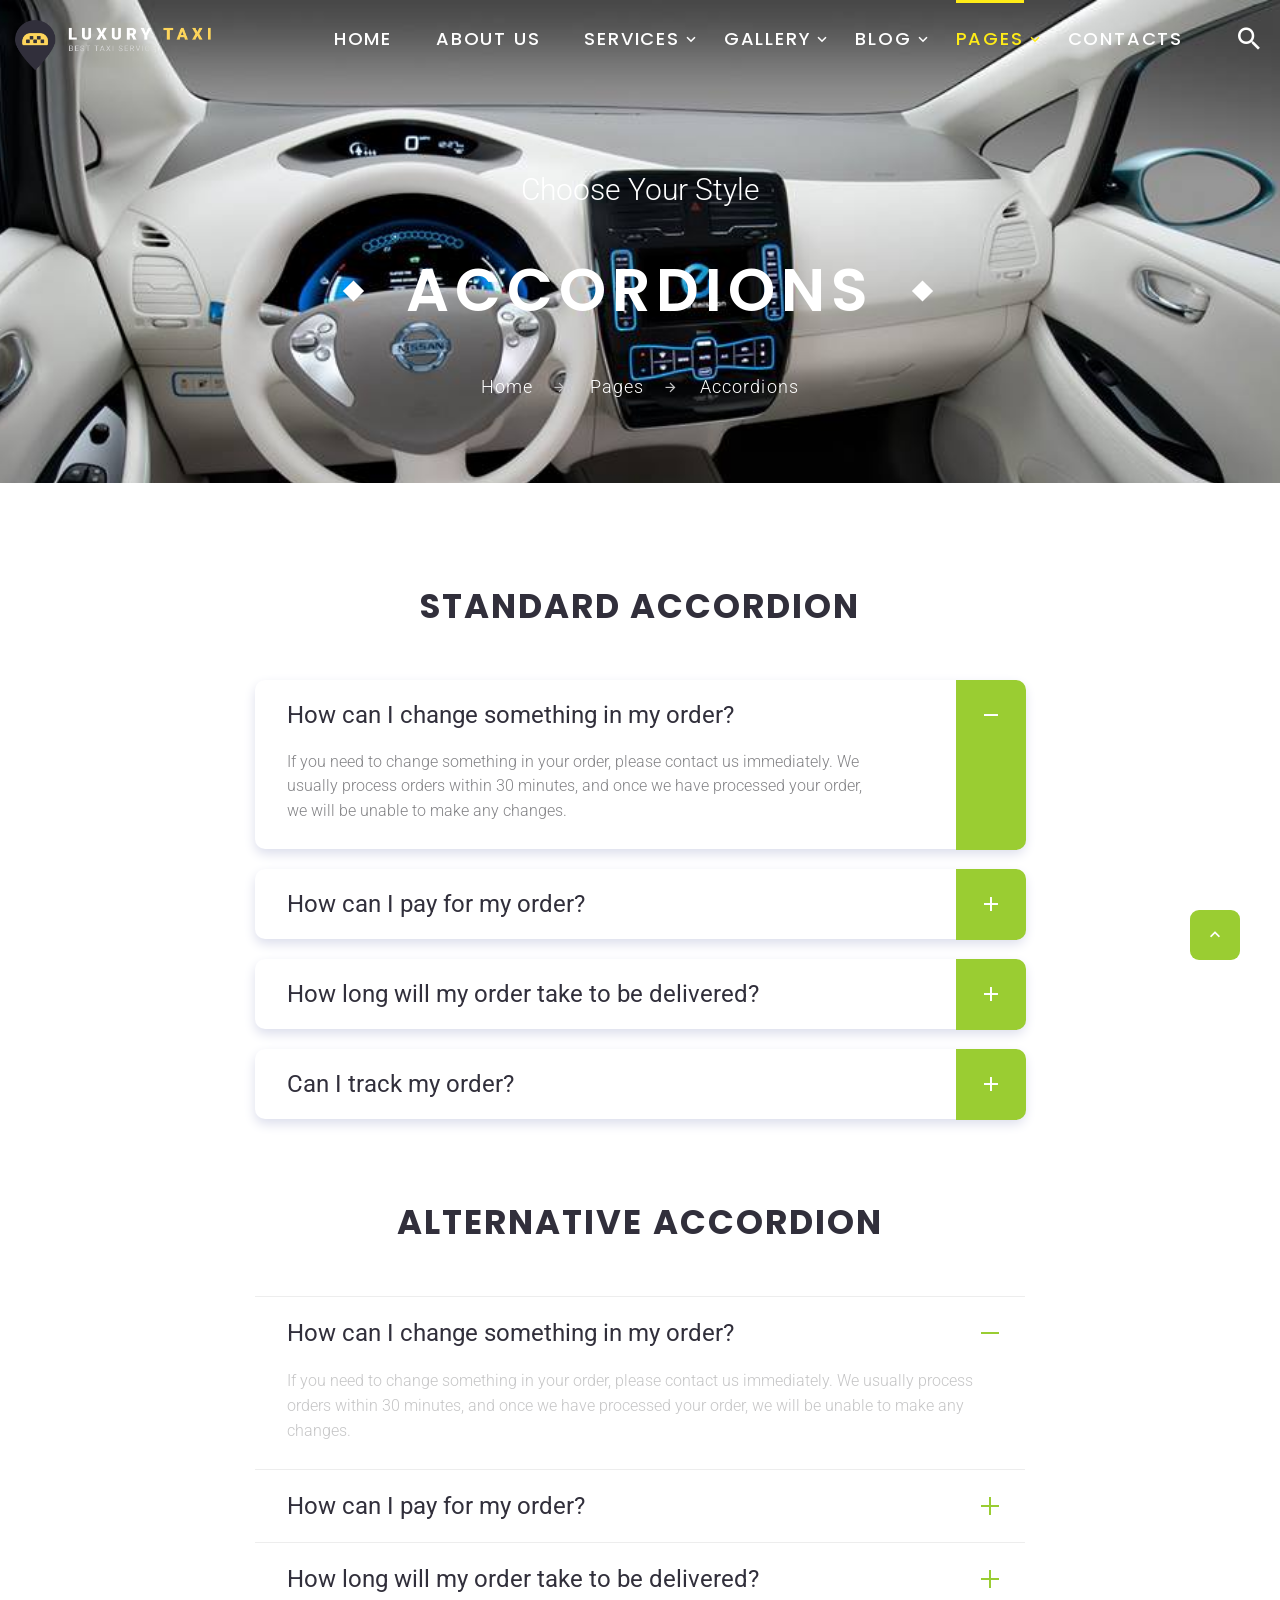
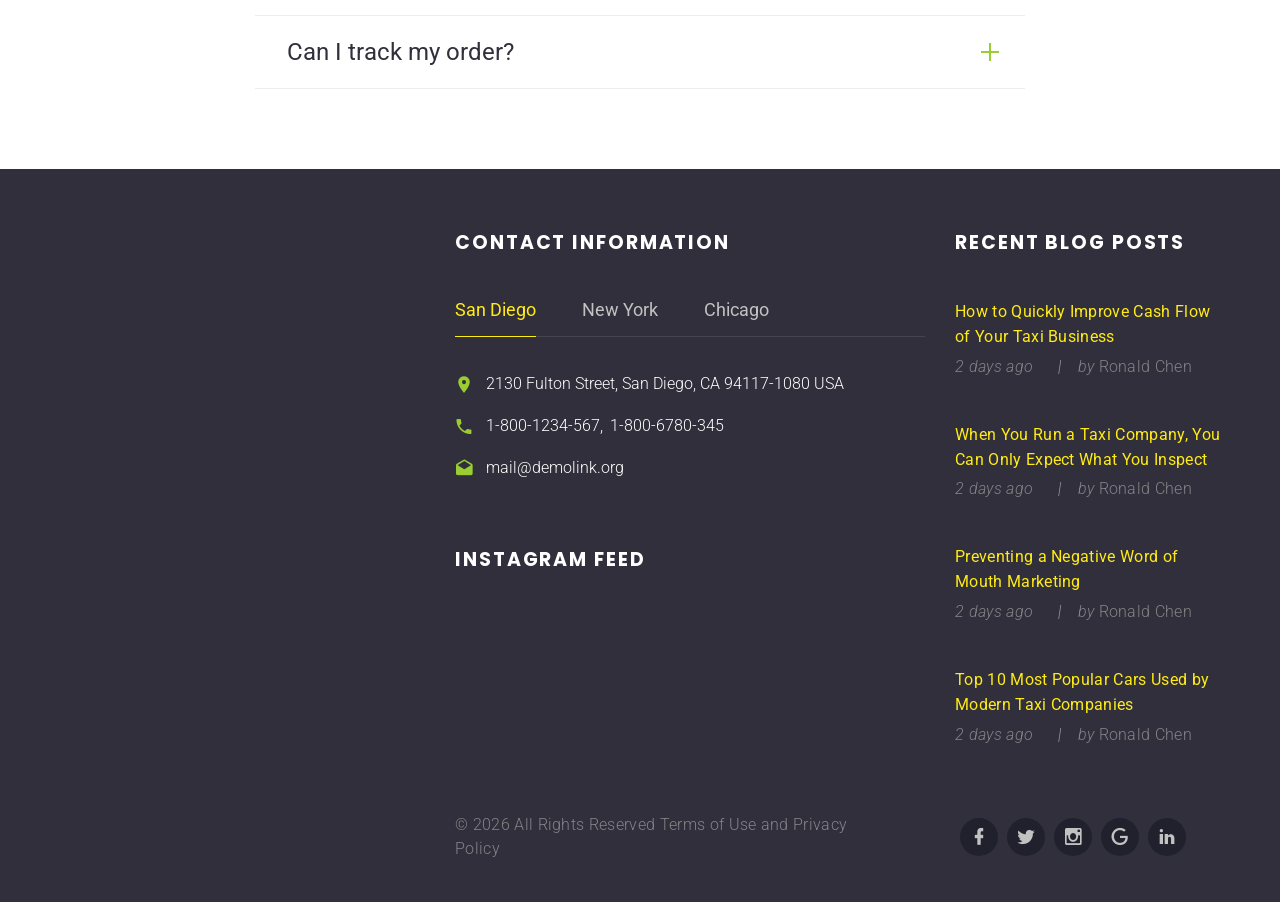
<file: template/site/accordions.html>
<!DOCTYPE html>
<html class="wide wow-animation" lang="en">
  <head>
    <!-- Site Title-->
    <title>Accordions</title>
    <meta name="format-detection" content="telephone=no">
    <meta name="viewport" content="width=device-width, height=device-height, initial-scale=1.0">
    <meta http-equiv="X-UA-Compatible" content="IE=edge">
    <meta charset="utf-8">
    <link rel="icon" href="images/favicon.ico" type="image/x-icon">
    <!-- Stylesheets -->
    <link rel="stylesheet" type="text/css" href="//fonts.googleapis.com/css?family=Poppins:200,400,500,600%7CRoboto:300,400,300italic,700%7CMontserrat:900">
    <link rel="stylesheet" href="css/bootstrap.css">
    <link rel="stylesheet" href="css/style.css">
    <link rel="stylesheet" href="css/mdi.css">
    <link rel="stylesheet" href="css/fl-bigmug-line.css">
		<!--[if lt IE 10]>
    <div style="background: #212121; padding: 10px 0; box-shadow: 3px 3px 5px 0 rgba(0,0,0,.3); clear: both; text-align:center; position: relative; z-index:1;"><a href="http://windows.microsoft.com/en-US/internet-explorer/"><img src="images/ie8-panel/warning_bar_0000_us.jpg" border="0" height="42" width="820" alt="You are using an outdated browser. For a faster, safer browsing experience, upgrade for free today."></a></div>
    <script src="js/html5shiv.min.js"></script>
		<![endif]--> 
  </head>
  <body>
    <!-- Page preloader-->
    <div class="page-loader">
      <div class="page-loader-body"> 
        <div class="preloader-wrapper big active"> 
          <div class="spinner-layer spinner-blue">
            <div class="circle-clipper left">
              <div class="circle"></div>
            </div>
            <div class="gap-patch">
              <div class="circle"> </div>
            </div>
            <div class="circle-clipper right">
              <div class="circle"></div>
            </div>
          </div>
          <div class="spinner-layer spinner-red">
            <div class="circle-clipper left">
              <div class="circle"></div>
            </div>
            <div class="gap-patch">
              <div class="circle"> </div>
            </div>
            <div class="circle-clipper right">
              <div class="circle"></div>
            </div>
          </div>
          <div class="spinner-layer spinner-yellow"> 
            <div class="circle-clipper left">
              <div class="circle"></div>
            </div>
            <div class="gap-patch">
              <div class="circle"></div>
            </div>
            <div class="circle-clipper right">
              <div class="circle"> </div>
            </div>
          </div>
          <div class="spinner-layer spinner-green"> 
            <div class="circle-clipper left">
              <div class="circle"></div>
            </div>
            <div class="gap-patch">
              <div class="circle"></div>
            </div>
            <div class="circle-clipper right">
              <div class="circle"></div>
            </div>
          </div>
        </div>
      </div>
    </div>
    <!-- Page-->
    <div class="page">
      <!-- Page Header-->
      <header class="section page-header bg-gray-darker breadcrumbs-custom-wrap breadcrumbs-background-01">
        <!-- RD Navbar-->
        <div class="rd-navbar-wrap rd-navbar-default">
          <nav class="rd-navbar" data-layout="rd-navbar-fixed" data-sm-layout="rd-navbar-fixed" data-md-layout="rd-navbar-fullwidth" data-md-device-layout="rd-navbar-fixed" data-lg-layout="rd-navbar-static" data-lg-device-layout="rd-navbar-static" data-md-stick-up-offset="2px" data-lg-stick-up-offset="2px" data-stick-up="true" data-sm-stick-up="true" data-md-stick-up="true" data-lg-stick-up="true">
            <div class="rd-navbar-inner">
              <!-- RD Navbar Panel-->
              <div class="rd-navbar-panel">
                <!-- RD Navbar Toggle-->
                <button class="rd-navbar-toggle" data-rd-navbar-toggle=".rd-navbar-nav-wrap"><span></span></button>
                <!-- RD Navbar Brand-->
                <div class="rd-navbar-brand"><a class="brand-name" href="index.html"><img class="logo-default" src="images/logo-default-128x52.png" alt="" width="128" height="52"/><img class="logo-inverse" src="images/logo-inverse-362x92.png" alt="" width="362" height="92"/></a></div>
              </div>
              <div class="rd-navbar-aside-right">
                <div class="rd-navbar-nav-wrap">
                  <!-- RD Navbar Nav-->
                  <ul class="rd-navbar-nav">
                    <li><a href="index.html">Home</a>
                    </li>
                    <li><a href="about-us.html">About Us</a>
                    </li>
                    <li><a href="#">Services</a>
                      <!-- RD Navbar Dropdown-->
                      <ul class="rd-navbar-dropdown">
                        <li><a href="services.html">Services</a>
                        </li>
                        <li><a href="single-service.html">Single Service</a>
                        </li>
                      </ul>
                    </li>
                    <li><a href="#">Gallery</a>
                      <!-- RD Navbar Dropdown-->
                      <ul class="rd-navbar-dropdown">
                        <li><a href="grid-album-gallery.html">Grid Album Gallery</a>
                        </li>
                        <li><a href="fullwidth-gallery-inside-title.html">Fullwidth Gallery Inside Title</a>
                        </li>
                        <li><a href="grid-gallery-outside-title.html">Grid Gallery Outside Title</a>
                        </li>
                        <li><a href="masonry-gallery-outside-title.html">Masonry Gallery Outside Title</a>
                        </li>
                      </ul>
                    </li>
                    <li><a href="#">Blog</a>
                      <!-- RD Navbar Dropdown-->
                      <ul class="rd-navbar-dropdown">
                        <li><a href="classic-blog.html">Classic Blog</a>
                        </li>
                        <li><a href="grid-blog.html">Grid Blog</a>
                        </li>
                        <li><a href="masonry-blog.html">Masonry Blog</a>
                        </li>
                        <li><a href="modern-blog.html">Modern Blog</a>
                        </li>
                        <li><a href="audio-post.html">Audio Post</a>
                        </li>
                        <li><a href="image-post.html">Image Post</a>
                        </li>
                        <li><a href="single-post.html">Single Post</a>
                        </li>
                        <li><a href="video-post.html">Video Post</a>
                        </li>
                      </ul>
                    </li>
                    <li class="active"><a href="#">Pages</a>
                      <!-- RD Navbar Megamenu-->
                      <ul class="rd-navbar-megamenu rd-navbar-megamenu-banner">
                        <li><img src="images/accordions-1-570x600.jpg" alt="" width="570" height="600"/>
                        </li>
                        <li>
                          <ul class="rd-megamenu-list">
                            <li><a href="404-page.html">404 Page</a></li>
                            <li><a href="503-page.html">503 Page</a></li>
                            <li><a href="careers.html">Careers</a></li>
                            <li><a href="single-job.html">Single Job</a></li>
                            <li><a href="coming-soon.html">Coming Soon</a></li>
                            <li><a href="pricing.html">Pricing</a></li>
                            <li><a href="tooltips.html">Tooltips</a></li>
                          </ul>
                        </li>
                        <li>
                          <ul class="rd-megamenu-list">
                            <li><a href="our-history.html">Our History</a></li>
                            <li><a href="login-page.html">Login Page</a></li>
                            <li><a href="registration-page.html">Registration Page</a></li>
                            <li><a href="search-results.html">Search Results</a></li>
                            <li><a href="under-construction.html">Under Construction</a></li>
                            <li><a href="privacy-policy.html">Privacy policy</a></li>
                          </ul>
                        </li>
                        <li>
                          <ul class="rd-megamenu-list">
                            <li><a href="accordions.html">Accordions</a></li>
                            <li><a href="countdown.html">Countdown</a></li>
                            <li><a href="forms.html">Forms</a></li>
                            <li><a href="grid-system.html">Grid System</a></li>
                            <li><a href="tables.html">Tables</a></li>
                            <li><a href="tabs.html">Tabs</a></li>
                            <li><a href="typography.html">Typography</a></li>
                            <li><a href="radials.html">Radials</a></li>
                          </ul>
                        </li>
                      </ul>
                    </li>
                    <li><a href="contacts.html">Contacts</a>
                    </li>
                  </ul>
                </div>
                <div class="rd-navbar-aside-right-inner">
                  <!-- RD Navbar Search-->
                  <div class="rd-navbar-search"><a class="rd-navbar-search-toggle" data-rd-navbar-toggle=".rd-navbar-search" href="#"><span></span></a>
                    <form class="rd-search" action="search-results.html" data-search-live="rd-search-results-live" method="GET">
                      <div class="form-wrap">
                        <label class="form-label form-label" for="rd-navbar-search-form-input">Search...</label>
                        <input class="rd-navbar-search-form-input form-input" id="rd-navbar-search-form-input" type="text" name="s" autocomplete="off"/>
                        <div class="rd-search-results-live" id="rd-search-results-live"></div>
                      </div>
                      <button class="rd-search-form-submit mdi mdi-magnify"></button>
                    </form>
                  </div>
                </div>
              </div>
            </div>
          </nav>
        </div>
        <!-- Breadcrumbs-->
        <section class="breadcrumbs-custom breadcrumbs-custom-svg">
          <div class="shell">
            <p class="breadcrumbs-custom-subtitle">Choose Your Style</p>
            <p class="heading-1 breadcrumbs-custom-title">Accordions</p>
            <ul class="breadcrumbs-custom-path">
              <li><a href="index.html">Home</a></li>
              <li><a href="#">Pages</a></li>
              <li class="active">Accordions</li>
            </ul>
          </div>
        </section>

      </header>
      <!-- Standard Accordion-->
      <section class="section section-lg bg-white text-center">
        <div class="shell">
          <div class="range range-50 range-md-center">
            <div class="cell-md-10 cell-lg-8">
              <h3>Standard Accordion</h3>
              <!-- Bootstrap collapse-->
              <div class="panel-group panel-group-custom panel-group-corporate" id="accordion1" role="tablist" aria-multiselectable="false">
                <!-- Bootstrap panel-->
                <div class="panel panel-custom panel-corporate">
                  <div class="panel-heading" id="accordion1Heading1" role="tab">
                    <div class="panel-title"><a role="button" data-toggle="collapse" data-parent="#accordion1" href="#accordion1Collapse1" aria-controls="accordion1Collapse1" aria-expanded="true">How can I change something in my order?
                        <div class="panel-arrow"></div></a>
                    </div>
                  </div>
                  <div class="panel-collapse collapse in" id="accordion1Collapse1" role="tabpanel" aria-labelledby="accordion1Heading1">
                    <div class="panel-body">
                      <p>If you need to change something in your order, please contact us immediately. We usually process orders within 30 minutes, and once we have processed your order, we will be unable to make any changes.</p>
                    </div>
                  </div>
                </div>
                <!-- Bootstrap panel-->
                <div class="panel panel-custom panel-corporate">
                  <div class="panel-heading" id="accordion1Heading2" role="tab">
                    <div class="panel-title"><a class="collapsed" role="button" data-toggle="collapse" data-parent="#accordion1" href="#accordion1Collapse2" aria-controls="accordion1Collapse2">How can I pay for my order?
                        <div class="panel-arrow"></div></a>
                    </div>
                  </div>
                  <div class="panel-collapse collapse" id="accordion1Collapse2" role="tabpanel" aria-labelledby="accordion1Heading2">
                    <div class="panel-body">
                      <p>We accept Visa, MasterCard, and American Express credit and debit cards for your convenience.</p>
                    </div>
                  </div>
                </div>
                <!-- Bootstrap panel-->
                <div class="panel panel-custom panel-corporate">
                  <div class="panel-heading" id="accordion1Heading3" role="tab">
                    <div class="panel-title"><a class="collapsed" role="button" data-toggle="collapse" data-parent="#accordion1" href="#accordion1Collapse3" aria-controls="accordion1Collapse3">How long will my order take to be delivered?
                        <div class="panel-arrow"></div></a>
                    </div>
                  </div>
                  <div class="panel-collapse collapse" id="accordion1Collapse3" role="tabpanel" aria-labelledby="accordion1Heading3">
                    <div class="panel-body">
                      <p>Delivery times will depend on your location. Once payment is confirmed your order will be packaged. Delivery can be expected within a day.</p>
                    </div>
                  </div>
                </div>
                <!-- Bootstrap panel-->
                <div class="panel panel-custom panel-corporate">
                  <div class="panel-heading" id="accordion1Heading4" role="tab">
                    <div class="panel-title"><a class="collapsed" role="button" data-toggle="collapse" data-parent="#accordion1" href="#accordion1Collapse4" aria-controls="accordion1Collapse4">Can I track my order?
                        <div class="panel-arrow"></div></a>
                    </div>
                  </div>
                  <div class="panel-collapse collapse" id="accordion1Collapse4" role="tabpanel" aria-labelledby="accordion1Heading4">
                    <div class="panel-body">
                      <p>Yes, you can! After placing your order you will receive an order confirmation via email. Each order starts production 24 hours after your order is placed. Within 72 hours of you placing your order, you will receive an expected delivery date. </p>
                    </div>
                  </div>
                </div>
              </div>
            </div>
          </div>
        </div>
      </section>

      <!-- Alternative Accordion-->
      <section class="section section-lg bg-white text-center">
        <div class="shell">
          <div class="range range-50 range-md-center">
            <div class="cell-md-10 cell-lg-8">
              <h3>Alternative Accordion</h3>
              <!-- Bootstrap collapse-->
              <div class="panel-group panel-group-custom panel-group-light" id="accordion2" role="tablist" aria-multiselectable="false">
                <!-- Bootstrap panel-->
                <div class="panel panel-custom panel-light">
                  <div class="panel-heading" id="accordion2Heading1" role="tab">
                    <div class="panel-title"><a role="button" data-toggle="collapse" data-parent="#accordion2" href="#accordion2Collapse1" aria-controls="accordion2Collapse1" aria-expanded="true">How can I change something in my order?
                        <div class="panel-arrow"></div></a>
                    </div>
                  </div>
                  <div class="panel-collapse collapse in" id="accordion2Collapse1" role="tabpanel" aria-labelledby="accordion2Heading1">
                    <div class="panel-body">
                      <p>If you need to change something in your order, please contact us immediately. We usually process orders within 30 minutes, and once we have processed your order, we will be unable to make any changes.</p>
                    </div>
                  </div>
                </div>
                <!-- Bootstrap panel-->
                <div class="panel panel-custom panel-light">
                  <div class="panel-heading" id="accordion2Heading2" role="tab">
                    <div class="panel-title"><a class="collapsed" role="button" data-toggle="collapse" data-parent="#accordion2" href="#accordion2Collapse2" aria-controls="accordion2Collapse2">How can I pay for my order?
                        <div class="panel-arrow"></div></a>
                    </div>
                  </div>
                  <div class="panel-collapse collapse" id="accordion2Collapse2" role="tabpanel" aria-labelledby="accordion2Heading2">
                    <div class="panel-body">
                      <p>We accept Visa, MasterCard, and American Express credit and debit cards for your convenience.</p>
                    </div>
                  </div>
                </div>
                <!-- Bootstrap panel-->
                <div class="panel panel-custom panel-light">
                  <div class="panel-heading" id="accordion2Heading3" role="tab">
                    <div class="panel-title"><a class="collapsed" role="button" data-toggle="collapse" data-parent="#accordion2" href="#accordion2Collapse3" aria-controls="accordion2Collapse3">How long will my order take to be delivered?
                        <div class="panel-arrow"></div></a>
                    </div>
                  </div>
                  <div class="panel-collapse collapse" id="accordion2Collapse3" role="tabpanel" aria-labelledby="accordion2Heading3">
                    <div class="panel-body">
                      <p>Delivery times will depend on your location. Once payment is confirmed your order will be packaged. Delivery can be expected within a day.</p>
                    </div>
                  </div>
                </div>
                <!-- Bootstrap panel-->
                <div class="panel panel-custom panel-light">
                  <div class="panel-heading" id="accordion2Heading4" role="tab">
                    <div class="panel-title"><a class="collapsed" role="button" data-toggle="collapse" data-parent="#accordion2" href="#accordion2Collapse4" aria-controls="accordion2Collapse4">Can I track my order?
                        <div class="panel-arrow"></div></a>
                    </div>
                  </div>
                  <div class="panel-collapse collapse" id="accordion2Collapse4" role="tabpanel" aria-labelledby="accordion2Heading4">
                    <div class="panel-body">
                      <p>Yes, you can! After placing your order you will receive an order confirmation via email. Each order starts production 24 hours after your order is placed. Within 72 hours of you placing your order, you will receive an expected delivery date. </p>
                    </div>
                  </div>
                </div>
              </div>
            </div>
          </div>
        </div>
      </section>

      <!-- Page Footer-->
      <!-- Footer Extended-->
      <footer class="section page-footer page-footer-extended text-center text-md-left bg-gray-darker">
        <div class="rd-google-map-wrap">
          <div class="rd-google-map rd-google-map-novi rd-google-map__model" data-zoom="15" data-y="40.643180" data-x="-73.9874068" data-styles="[ { &quot;featureType&quot;: &quot;all&quot;, &quot;elementType&quot;: &quot;labels.text.fill&quot;, &quot;stylers&quot;: [ { &quot;saturation&quot;: 36 }, { &quot;color&quot;: &quot;#000000&quot; }, { &quot;lightness&quot;: 40 } ] }, { &quot;featureType&quot;: &quot;all&quot;, &quot;elementType&quot;: &quot;labels.text.stroke&quot;, &quot;stylers&quot;: [ { &quot;visibility&quot;: &quot;on&quot; }, { &quot;color&quot;: &quot;#000000&quot; }, { &quot;lightness&quot;: 16 } ] }, { &quot;featureType&quot;: &quot;all&quot;, &quot;elementType&quot;: &quot;labels.icon&quot;, &quot;stylers&quot;: [ { &quot;visibility&quot;: &quot;off&quot; } ] }, { &quot;featureType&quot;: &quot;administrative&quot;, &quot;elementType&quot;: &quot;geometry.fill&quot;, &quot;stylers&quot;: [ { &quot;color&quot;: &quot;#000000&quot; }, { &quot;lightness&quot;: 20 } ] }, { &quot;featureType&quot;: &quot;administrative&quot;, &quot;elementType&quot;: &quot;geometry.stroke&quot;, &quot;stylers&quot;: [ { &quot;color&quot;: &quot;#000000&quot; }, { &quot;lightness&quot;: 17 }, { &quot;weight&quot;: 1.2 } ] }, { &quot;featureType&quot;: &quot;landscape&quot;, &quot;elementType&quot;: &quot;geometry&quot;, &quot;stylers&quot;: [ { &quot;color&quot;: &quot;#000000&quot; }, { &quot;lightness&quot;: 20 } ] }, { &quot;featureType&quot;: &quot;poi&quot;, &quot;elementType&quot;: &quot;geometry&quot;, &quot;stylers&quot;: [ { &quot;color&quot;: &quot;#000000&quot; }, { &quot;lightness&quot;: 21 } ] }, { &quot;featureType&quot;: &quot;road.highway&quot;, &quot;elementType&quot;: &quot;geometry.fill&quot;, &quot;stylers&quot;: [ { &quot;color&quot;: &quot;#000000&quot; }, { &quot;lightness&quot;: 17 } ] }, { &quot;featureType&quot;: &quot;road.highway&quot;, &quot;elementType&quot;: &quot;geometry.stroke&quot;, &quot;stylers&quot;: [ { &quot;color&quot;: &quot;#000000&quot; }, { &quot;lightness&quot;: 29 }, { &quot;weight&quot;: 0.2 } ] }, { &quot;featureType&quot;: &quot;road.arterial&quot;, &quot;elementType&quot;: &quot;geometry&quot;, &quot;stylers&quot;: [ { &quot;color&quot;: &quot;#000000&quot; }, { &quot;lightness&quot;: 18 } ] }, { &quot;featureType&quot;: &quot;road.local&quot;, &quot;elementType&quot;: &quot;geometry&quot;, &quot;stylers&quot;: [ { &quot;color&quot;: &quot;#000000&quot; }, { &quot;lightness&quot;: 16 } ] }, { &quot;featureType&quot;: &quot;transit&quot;, &quot;elementType&quot;: &quot;geometry&quot;, &quot;stylers&quot;: [ { &quot;color&quot;: &quot;#000000&quot; }, { &quot;lightness&quot;: 19 } ] }, { &quot;featureType&quot;: &quot;water&quot;, &quot;elementType&quot;: &quot;geometry&quot;, &quot;stylers&quot;: [ { &quot;color&quot;: &quot;#000000&quot; }, { &quot;lightness&quot;: 17 } ] } ]">
            <ul class="map_locations">
              <li data-y="40.643180" data-x="-73.9874068">
                <p>9870 St Vincent Place, Glasgow, DC 45 Fr 45.</p>
              </li>
            </ul>
          </div>
        </div>
        <div class="shell shell-wide">
          <div class="range range-xs-center range-md-justify range-lg-right range-135">
            <div class="cell-sm-8 cell-md-6 cell-lg-5">
              <div class="contact-info-wrap">
                <h6>contact information </h6>
                <div class="tabs-custom tabs-horizontal tabs-line tabs-line-small" id="tabs-21">
                  <!-- Nav tabs-->
                  <ul class="nav nav-tabs">
                    <li class="active"><a href="#tabs-extended-2-1" data-toggle="tab">San Diego</a></li>
                    <li><a href="#tabs-extended-2-2" data-toggle="tab">New York</a></li>
                    <li><a href="#tabs-extended-2-3" data-toggle="tab">Chicago</a></li>
                  </ul>
                  <!-- Tab panes-->
                  <div class="tab-content">
                    <div class="tab-pane fade in active" id="tabs-extended-2-1">
                      <ul class="list-xs list-darker">
                        <li class="box-inline"><span class="icon icon-md-smaller icon-primary mdi mdi-map-marker"></span>
                          <div><a href="#">2130 Fulton Street, San Diego, CA 94117-1080 USA</a></div>
                        </li>
                        <li class="box-inline"><span class="icon icon-md-smaller icon-primary mdi mdi-phone"></span>
                          <ul class="list-comma">
                            <li><a href="callto:#">1-800-1234-567</a></li>
                            <li><a href="callto:#">1-800-6780-345</a></li>
                          </ul>
                        </li>
                        <li class="box-inline"><span class="icon icon-md-smaller icon-primary mdi mdi-email-open"></span><a href="mailto:#">mail@demolink.org</a></li>
                      </ul>
                    </div>
                    <div class="tab-pane fade" id="tabs-extended-2-2">
                      <ul class="list-xs list-darker">
                        <li class="box-inline"><span class="icon icon-md-smaller icon-primary mdi mdi-map-marker"></span><a href="#">2130 Fulton Street, New York, NY 94117-1080 USA</a></li>
                        <li class="box-inline"><span class="icon icon-md-smaller icon-primary mdi mdi-phone"></span>
                          <ul class="list-comma">
                            <li><a href="callto:#">1-800-0987-654</a></li>
                            <li><a href="callto:#">1-800-0987-654</a></li>
                          </ul>
                        </li>
                        <li class="box-inline"><span class="icon icon-md-smaller icon-primary mdi mdi-email-open"></span><a href="mailto:#">newyork@demolink.org</a></li>
                      </ul>
                    </div>
                    <div class="tab-pane fade" id="tabs-extended-2-3">
                      <ul class="list-xs list-darker">
                        <li class="box-inline"><span class="icon icon-md-smaller icon-primary mdi mdi-map-marker"></span><a href="#">2130 Fulton Street, Chicago, IL 94117-1080 USA</a></li>
                        <li class="box-inline"><span class="icon icon-md-smaller icon-primary mdi mdi-phone"></span>
                          <ul class="list-comma">
                            <li><a href="callto:#">1-800-6543-765</a></li>
                            <li><a href="callto:#">1-800-3434-876</a></li>
                          </ul>
                        </li>
                        <li class="box-inline"><span class="icon icon-md-smaller icon-primary mdi mdi-email-open"></span><a href="mailto:#">chicago@demolink.org</a></li>
                      </ul>
                    </div>
                  </div>
                </div>
                <h6>Instagram feed</h6>
                <div class="instafeed text-center" data-instafeed-tagname="bTaxiTM" data-instafeed-get="tagged" data-instafeed-sort="least-liked" data-lightgallery="group">
                  <div class="range range-narrow range-10">
                    <div class="cell-xs-3 cell-xxs-4" data-instafeed-item="">
                      <div class="thumbnail-instafeed thumbnail-instafeed-minimal"> <a class="instagram-link" data-lightgallery="group-item" href="#" data-images-standard_resolution-url="href"><img class="instagram-image" src="images/_blank.png" alt="" data-images-standard_resolution-url="src"/></a>
                        <div class="caption"> 
                          <ul class="list-inline">
                            <li><span class="icon mdi mdi-heart"></span><span data-likes-count="text"></span></li>
                            <li><span class="icon mdi mdi-comment"></span><span data-comments-count="text"></span></li>
                          </ul>
                        </div>
                      </div>
                    </div>
                    <div class="cell-xs-3 cell-xxs-4" data-instafeed-item="">
                      <div class="thumbnail-instafeed thumbnail-instafeed-minimal"> <a class="instagram-link" data-lightgallery="group-item" href="#" data-images-standard_resolution-url="href"><img class="instagram-image" src="images/_blank.png" alt="" data-images-standard_resolution-url="src"/></a>
                        <div class="caption"> 
                          <ul class="list-inline">
                            <li><span class="icon mdi mdi-heart"></span><span data-likes-count="text"></span></li>
                            <li><span class="icon mdi mdi-comment"></span><span data-comments-count="text"></span></li>
                          </ul>
                        </div>
                      </div>
                    </div>
                    <div class="cell-xs-3 cell-xxs-4" data-instafeed-item="">
                      <div class="thumbnail-instafeed thumbnail-instafeed-minimal"> <a class="instagram-link" data-lightgallery="group-item" href="#" data-images-standard_resolution-url="href"><img class="instagram-image" src="images/_blank.png" alt="" data-images-standard_resolution-url="src"/></a>
                        <div class="caption"> 
                          <ul class="list-inline">
                            <li><span class="icon mdi mdi-heart"></span><span data-likes-count="text"></span></li>
                            <li><span class="icon mdi mdi-comment"></span><span data-comments-count="text"></span></li>
                          </ul>
                        </div>
                      </div>
                    </div>
                    <div class="cell-xs-3 cell-xxs-4" data-instafeed-item="">
                      <div class="thumbnail-instafeed thumbnail-instafeed-minimal"> <a class="instagram-link" data-lightgallery="group-item" href="#" data-images-standard_resolution-url="href"><img class="instagram-image" src="images/_blank.png" alt="" data-images-standard_resolution-url="src"/></a>
                        <div class="caption"> 
                          <ul class="list-inline">
                            <li><span class="icon mdi mdi-heart"></span><span data-likes-count="text"></span></li>
                            <li><span class="icon mdi mdi-comment"></span><span data-comments-count="text"></span></li>
                          </ul>
                        </div>
                      </div>
                    </div>
                  </div>
                </div>
              </div>
            </div>
            <div class="cell-sm-8 cell-md-5 cell-lg-3">
              <h6>recent blog posts</h6>
              <div class="blog-inline-wrap">
                <!-- Blog Inline-->
                <article class="blog-inline">
                  <div class="blog-inline-title"><a href="single-post.html">How to Quickly Improve Cash Flow of Your Taxi Business</a></div>
                  <ul class="blog-inline-meta">
                    <li><a href="single-post.html"> 2 days ago</a></li>
                    <li>
                      by&nbsp;<a class="text-normal" href="single-post.html">Ronald Chen</a></li>
                  </ul>
                </article>
                <!-- Blog Inline-->
                <article class="blog-inline">
                  <div class="blog-inline-title"><a href="single-post.html">When You Run a Taxi Company, You Can Only Expect What You Inspect</a></div>
                  <ul class="blog-inline-meta">
                    <li><a href="single-post.html"> 2 days ago</a></li>
                    <li>
                      by&nbsp;<a class="text-normal" href="single-post.html">Ronald Chen</a></li>
                  </ul>
                </article>
                <!-- Blog Inline-->
                <article class="blog-inline">
                  <div class="blog-inline-title"><a href="single-post.html">Preventing a Negative Word of Mouth Marketing</a></div>
                  <ul class="blog-inline-meta">
                    <li><a href="single-post.html"> 2 days ago</a></li>
                    <li>
                      by&nbsp;<a class="text-normal" href="single-post.html">Ronald Chen</a></li>
                  </ul>
                </article>
                <!-- Blog Inline-->
                <article class="blog-inline">
                  <div class="blog-inline-title"><a href="single-post.html">Top 10 Most Popular Cars Used by Modern Taxi Companies</a></div>
                  <ul class="blog-inline-meta">
                    <li><a href="single-post.html"> 2 days ago</a></li>
                    <li>
                      by&nbsp;<a class="text-normal" href="single-post.html">Ronald Chen</a></li>
                  </ul>
                </article>
              </div>
            </div>
            <div class="cell-lg-8">
              <div class="range range-md-reverse range-xs-center range-md-middle range-135 range-lg-left">
                <div class="cell-sm-10 cell-md-5 cell-lg-5 cell-xl-5 text-center">
                  <ul class="group-xs group-middle social-icons-list">
                    <li><a class="icon icon-md-smaller icon-circle icon-secondary-5-filled mdi mdi-facebook" href="#"></a></li>
                    <li><a class="icon icon-md-smaller icon-circle icon-secondary-5-filled mdi mdi-twitter" href="#"></a></li>
                    <li><a class="icon icon-md-smaller icon-circle icon-secondary-5-filled mdi mdi-instagram" href="#"></a></li>
                    <li><a class="icon icon-md-smaller icon-circle icon-secondary-5-filled mdi mdi-google" href="#"></a></li>
                    <li><a class="icon icon-md-smaller icon-circle icon-secondary-5-filled mdi mdi-linkedin" href="#"></a></li>
                  </ul>
                </div>
                <div class="cell-sm-10 cell-md-7 cell-lg-7 cell-xl-6">
                  <p class="right">&#169;&nbsp;<span class="copyright-year"></span> All Rights Reserved&nbsp;<a href="#">Terms of Use</a>&nbsp;and&nbsp;<a href="privacy-policy.html">Privacy Policy</a></p>
                </div>
              </div>
            </div>
          </div>
        </div>
      </footer>
    </div>
    <!-- PANEL-->
    <!-- END PANEL-->
    <!-- Global Mailform Output-->
    <div class="snackbars" id="form-output-global"></div>
    <!-- Javascript-->
    <script src="js/core.min.js"></script>
    <script src="js/script.js"></script>
  </body>
</html>
</file>
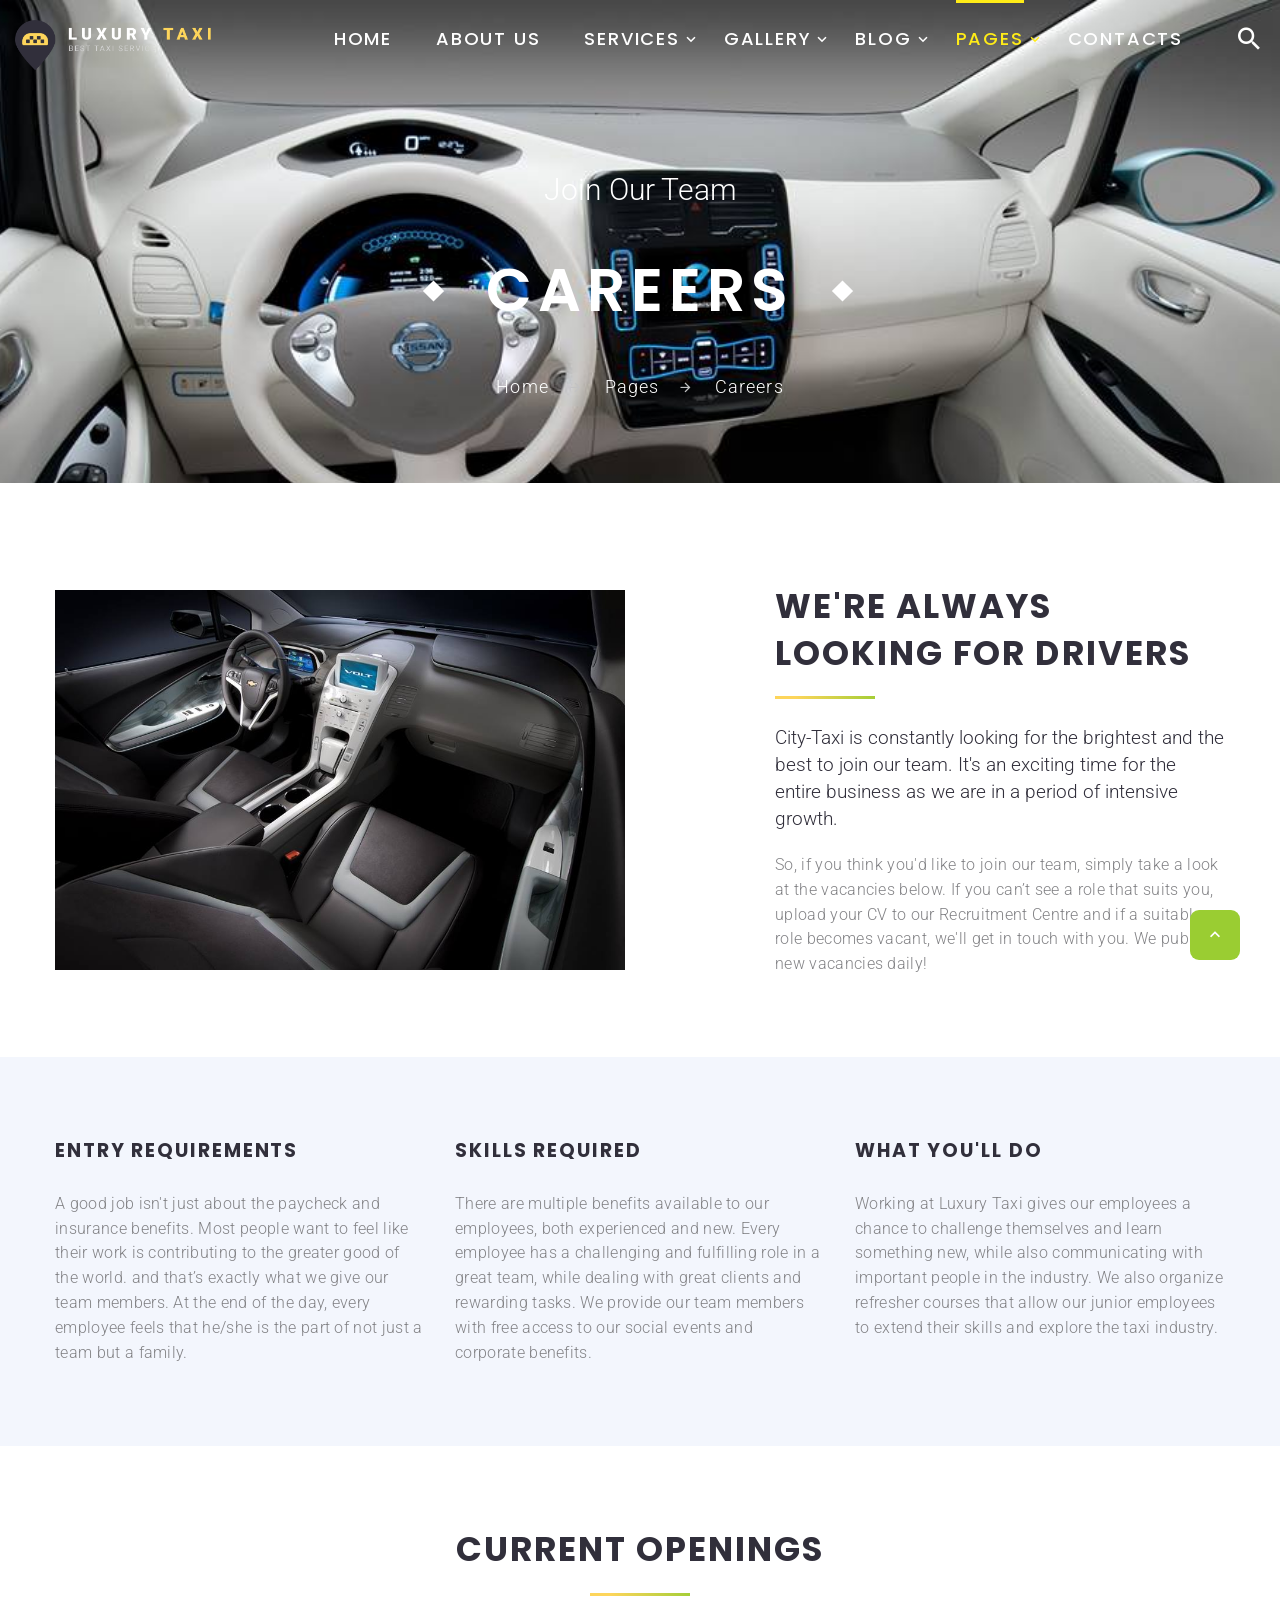
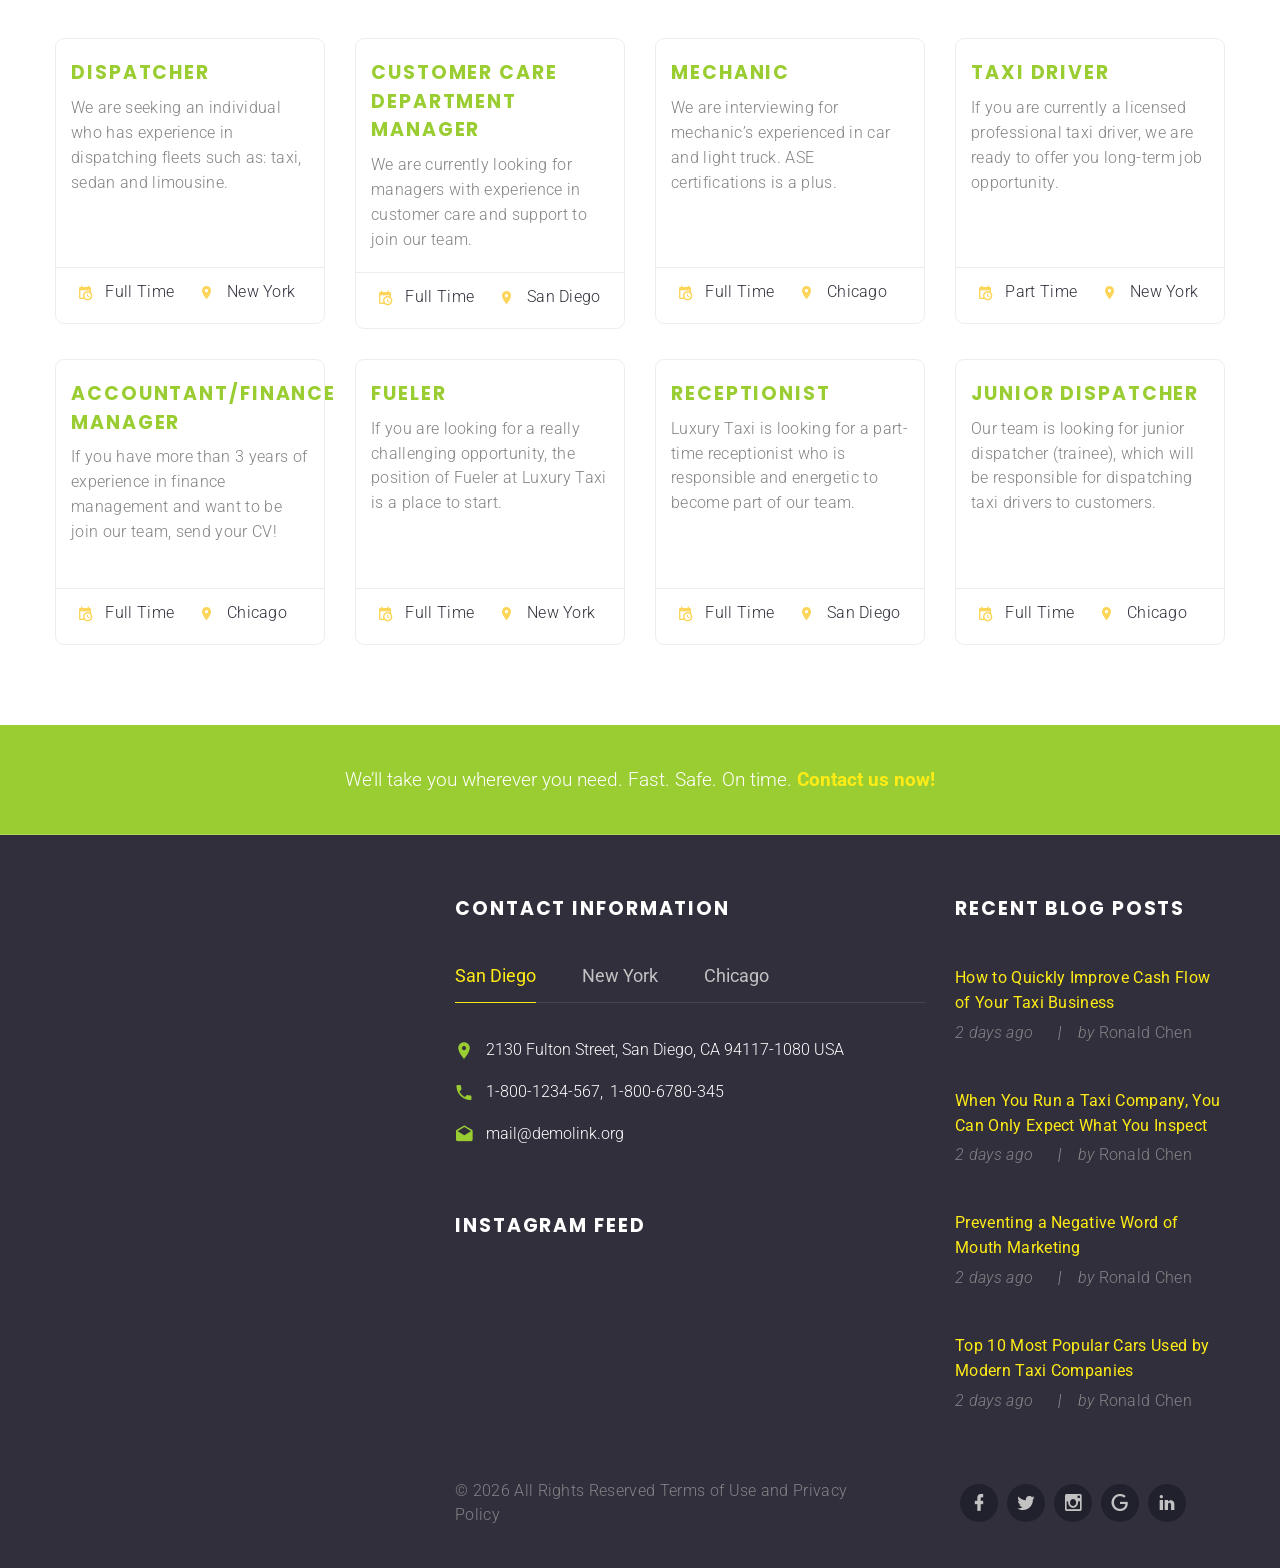
<file: template/site/careers.html>
<!DOCTYPE html>
<html class="wide wow-animation" lang="en">
  <head>
    <!-- Site Title-->
    <title>Careers</title>
    <meta name="format-detection" content="telephone=no">
    <meta name="viewport" content="width=device-width, height=device-height, initial-scale=1.0">
    <meta http-equiv="X-UA-Compatible" content="IE=edge">
    <meta charset="utf-8">
    <link rel="icon" href="images/favicon.ico" type="image/x-icon">
    <!-- Stylesheets -->
    <link rel="stylesheet" type="text/css" href="//fonts.googleapis.com/css?family=Poppins:200,400,500,600%7CRoboto:300,400,300italic,700%7CMontserrat:900">
    <link rel="stylesheet" href="css/bootstrap.css">
    <link rel="stylesheet" href="css/style.css">
    <link rel="stylesheet" href="css/mdi.css">
    <link rel="stylesheet" href="css/fl-bigmug-line.css">
		<!--[if lt IE 10]>
    <div style="background: #212121; padding: 10px 0; box-shadow: 3px 3px 5px 0 rgba(0,0,0,.3); clear: both; text-align:center; position: relative; z-index:1;"><a href="http://windows.microsoft.com/en-US/internet-explorer/"><img src="images/ie8-panel/warning_bar_0000_us.jpg" border="0" height="42" width="820" alt="You are using an outdated browser. For a faster, safer browsing experience, upgrade for free today."></a></div>
    <script src="js/html5shiv.min.js"></script>
		<![endif]--> 
  </head>
  <body>
    <!-- Page preloader-->
    <div class="page-loader">
      <div class="page-loader-body"> 
        <div class="preloader-wrapper big active"> 
          <div class="spinner-layer spinner-blue">
            <div class="circle-clipper left">
              <div class="circle"></div>
            </div>
            <div class="gap-patch">
              <div class="circle"> </div>
            </div>
            <div class="circle-clipper right">
              <div class="circle"></div>
            </div>
          </div>
          <div class="spinner-layer spinner-red">
            <div class="circle-clipper left">
              <div class="circle"></div>
            </div>
            <div class="gap-patch">
              <div class="circle"> </div>
            </div>
            <div class="circle-clipper right">
              <div class="circle"></div>
            </div>
          </div>
          <div class="spinner-layer spinner-yellow"> 
            <div class="circle-clipper left">
              <div class="circle"></div>
            </div>
            <div class="gap-patch">
              <div class="circle"></div>
            </div>
            <div class="circle-clipper right">
              <div class="circle"> </div>
            </div>
          </div>
          <div class="spinner-layer spinner-green"> 
            <div class="circle-clipper left">
              <div class="circle"></div>
            </div>
            <div class="gap-patch">
              <div class="circle"></div>
            </div>
            <div class="circle-clipper right">
              <div class="circle"></div>
            </div>
          </div>
        </div>
      </div>
    </div>
    <!-- Page-->
    <div class="page">
      <!-- Page Header-->
      <header class="section page-header bg-gray-darker breadcrumbs-custom-wrap breadcrumbs-background-01">
        <!-- RD Navbar-->
        <div class="rd-navbar-wrap rd-navbar-default">
          <nav class="rd-navbar" data-layout="rd-navbar-fixed" data-sm-layout="rd-navbar-fixed" data-md-layout="rd-navbar-fullwidth" data-md-device-layout="rd-navbar-fixed" data-lg-layout="rd-navbar-static" data-lg-device-layout="rd-navbar-static" data-md-stick-up-offset="2px" data-lg-stick-up-offset="2px" data-stick-up="true" data-sm-stick-up="true" data-md-stick-up="true" data-lg-stick-up="true">
            <div class="rd-navbar-inner">
              <!-- RD Navbar Panel-->
              <div class="rd-navbar-panel">
                <!-- RD Navbar Toggle-->
                <button class="rd-navbar-toggle" data-rd-navbar-toggle=".rd-navbar-nav-wrap"><span></span></button>
                <!-- RD Navbar Brand-->
                <div class="rd-navbar-brand"><a class="brand-name" href="index.html"><img class="logo-default" src="images/logo-default-128x52.png" alt="" width="128" height="52"/><img class="logo-inverse" src="images/logo-inverse-362x92.png" alt="" width="362" height="92"/></a></div>
              </div>
              <div class="rd-navbar-aside-right">
                <div class="rd-navbar-nav-wrap">
                  <!-- RD Navbar Nav-->
                  <ul class="rd-navbar-nav">
                    <li><a href="index.html">Home</a>
                    </li>
                    <li><a href="about-us.html">About Us</a>
                    </li>
                    <li><a href="#">Services</a>
                      <!-- RD Navbar Dropdown-->
                      <ul class="rd-navbar-dropdown">
                        <li><a href="services.html">Services</a>
                        </li>
                        <li><a href="single-service.html">Single Service</a>
                        </li>
                      </ul>
                    </li>
                    <li><a href="#">Gallery</a>
                      <!-- RD Navbar Dropdown-->
                      <ul class="rd-navbar-dropdown">
                        <li><a href="grid-album-gallery.html">Grid Album Gallery</a>
                        </li>
                        <li><a href="fullwidth-gallery-inside-title.html">Fullwidth Gallery Inside Title</a>
                        </li>
                        <li><a href="grid-gallery-outside-title.html">Grid Gallery Outside Title</a>
                        </li>
                        <li><a href="masonry-gallery-outside-title.html">Masonry Gallery Outside Title</a>
                        </li>
                      </ul>
                    </li>
                    <li><a href="#">Blog</a>
                      <!-- RD Navbar Dropdown-->
                      <ul class="rd-navbar-dropdown">
                        <li><a href="classic-blog.html">Classic Blog</a>
                        </li>
                        <li><a href="grid-blog.html">Grid Blog</a>
                        </li>
                        <li><a href="masonry-blog.html">Masonry Blog</a>
                        </li>
                        <li><a href="modern-blog.html">Modern Blog</a>
                        </li>
                        <li><a href="audio-post.html">Audio Post</a>
                        </li>
                        <li><a href="image-post.html">Image Post</a>
                        </li>
                        <li><a href="single-post.html">Single Post</a>
                        </li>
                        <li><a href="video-post.html">Video Post</a>
                        </li>
                      </ul>
                    </li>
                    <li class="active"><a href="#">Pages</a>
                      <!-- RD Navbar Megamenu-->
                      <ul class="rd-navbar-megamenu rd-navbar-megamenu-banner">
                        <li><img src="images/accordions-1-570x600.jpg" alt="" width="570" height="600"/>
                        </li>
                        <li>
                          <ul class="rd-megamenu-list">
                            <li><a href="404-page.html">404 Page</a></li>
                            <li><a href="503-page.html">503 Page</a></li>
                            <li><a href="careers.html">Careers</a></li>
                            <li><a href="single-job.html">Single Job</a></li>
                            <li><a href="coming-soon.html">Coming Soon</a></li>
                            <li><a href="pricing.html">Pricing</a></li>
                            <li><a href="tooltips.html">Tooltips</a></li>
                          </ul>
                        </li>
                        <li>
                          <ul class="rd-megamenu-list">
                            <li><a href="our-history.html">Our History</a></li>
                            <li><a href="login-page.html">Login Page</a></li>
                            <li><a href="registration-page.html">Registration Page</a></li>
                            <li><a href="search-results.html">Search Results</a></li>
                            <li><a href="under-construction.html">Under Construction</a></li>
                            <li><a href="privacy-policy.html">Privacy policy</a></li>
                          </ul>
                        </li>
                        <li>
                          <ul class="rd-megamenu-list">
                            <li><a href="accordions.html">Accordions</a></li>
                            <li><a href="countdown.html">Countdown</a></li>
                            <li><a href="forms.html">Forms</a></li>
                            <li><a href="grid-system.html">Grid System</a></li>
                            <li><a href="tables.html">Tables</a></li>
                            <li><a href="tabs.html">Tabs</a></li>
                            <li><a href="typography.html">Typography</a></li>
                            <li><a href="radials.html">Radials</a></li>
                          </ul>
                        </li>
                      </ul>
                    </li>
                    <li><a href="contacts.html">Contacts</a>
                    </li>
                  </ul>
                </div>
                <div class="rd-navbar-aside-right-inner">
                  <!-- RD Navbar Search-->
                  <div class="rd-navbar-search"><a class="rd-navbar-search-toggle" data-rd-navbar-toggle=".rd-navbar-search" href="#"><span></span></a>
                    <form class="rd-search" action="search-results.html" data-search-live="rd-search-results-live" method="GET">
                      <div class="form-wrap">
                        <label class="form-label form-label" for="rd-navbar-search-form-input">Search...</label>
                        <input class="rd-navbar-search-form-input form-input" id="rd-navbar-search-form-input" type="text" name="s" autocomplete="off"/>
                        <div class="rd-search-results-live" id="rd-search-results-live"></div>
                      </div>
                      <button class="rd-search-form-submit mdi mdi-magnify"></button>
                    </form>
                  </div>
                </div>
              </div>
            </div>
          </nav>
        </div>
        <!-- Breadcrumbs-->
        <section class="breadcrumbs-custom breadcrumbs-custom-svg">
          <div class="shell">
            <p class="breadcrumbs-custom-subtitle">Join Our Team</p>
            <p class="heading-1 breadcrumbs-custom-title">Careers</p>
            <ul class="breadcrumbs-custom-path">
              <li><a href="index.html">Home</a></li>
              <li><a href="#">Pages</a></li>
              <li class="active">Careers</li>
            </ul>
          </div>
        </section>

      </header>
      <!-- Welcome to Our Taxi-->
      <section class="section section-lg bg-white">
        <div class="shell shell-bigger">
          <div class="range range-ten range-50 range-sm-center range-md-middle range-lg-justify range-md-reverse">
            <div class="cell-sm-9 cell-md-5 cell-lg-4">
              <h3>We're always looking<br class="veil reveal-xl-block"> for drivers
              </h3>
              <div class="divider divider-default"></div>
              <p class="heading-5">City-Taxi is constantly looking for the brightest and the best to join our team. It's an exciting time for the entire business as we are in a period of intensive growth.</p>
              <p class="text-spacing-sm">So, if you think you'd like to join our team, simply take a look at the vacancies below. If you can’t see a role that suits you, upload your CV to our Recruitment Centre and if a suitable role becomes vacant, we'll get in touch with you. We publish new vacancies daily!</p>
            </div>
            <div class="cell-sm-9 cell-md-5"><img src="images/about-us-1-720x459.jpg" alt="" width="720" height="459"/>
            </div>
          </div>
        </div>
      </section>

      <!-- Small Features-->
      <section class="section section-lg text-center text-sm-left bg-gray-lighter">
        <div class="shell-wide">
          <div class="range range-50 range-xs-center text-gray-light">
            <div class="cell-xs-10 cell-sm-4">
              <div class="box-accent">
                <h6>Entry requirements</h6>
                <p>A good job isn't just about the paycheck and insurance benefits. Most people want to feel like their work is contributing to the greater good of the world. and that’s exactly what we give our team members. At the end of the day, every employee feels that he/she is the part of not just a team but a family.</p>
              </div>
            </div>
            <div class="cell-xs-10 cell-sm-4">
              <div class="box-accent">
                <h6>Skills required</h6>
                <p>There are multiple benefits available to our employees, both experienced and new. Every employee has a challenging and fulfilling role in a great team, while dealing with great clients and rewarding tasks. We provide our team members with free access to our social events and corporate benefits.</p>
              </div>
            </div>
            <div class="cell-xs-10 cell-sm-4">
              <div class="box-accent">
                <h6>What you'll do</h6>
                <p>Working at Luxury Taxi gives our employees a chance to challenge themselves and learn something new, while also communicating with important people in the industry. We also organize refresher courses that allow our junior employees to extend their skills and explore the taxi industry.</p>
              </div>
            </div>
          </div>
        </div>
      </section>
      <!-- Current Opennings-->
      <section class="section section-lg bg-white text-center">
        <div class="shell shell-wide">
          <h3>Current Openings</h3>
          <div class="divider divider-default"></div>
          <div class="range range-30 range-center text-left">
            <div class="cell-lg-3 cell-sm-6 cell-md-4">
              <div class="box-info">
                <div class="box-info-inner">
                  <h6 class="box-info-title">Dispatcher</h6>
                  <p>We are seeking an individual who has experience in dispatching fleets such as: taxi, sedan and limousine.</p>
                </div>
                <div class="box-info-footer">
                  <ul class="list-inline-md">
                    <li class="box-inline"><span class="icon mdi-calendar-clock icon-primary mdi"></span><span>Full Time</span></li>
                    <li class="box-inline"><span class="icon icon-primary mdi mdi-map-marker"></span><span>New York</span></li>
                  </ul>
                </div>
              </div>
            </div>
            <div class="cell-lg-3 cell-sm-6 cell-md-4">
              <div class="box-info">
                <div class="box-info-inner">
                  <h6 class="box-info-title">customer care department manager</h6>
                  <p>We are currently looking for managers with experience in customer care and support to join our team.</p>
                </div>
                <div class="box-info-footer">
                  <ul class="list-inline-md">
                    <li class="box-inline"><span class="icon mdi-calendar-clock icon-primary mdi"></span><span>Full Time</span></li>
                    <li class="box-inline"><span class="icon icon-primary mdi mdi-map-marker"></span><span>San Diego</span></li>
                  </ul>
                </div>
              </div>
            </div>
            <div class="cell-lg-3 cell-sm-6 cell-md-4">
              <div class="box-info">
                <div class="box-info-inner">
                  <h6 class="box-info-title">MECHANIC</h6>
                  <p>We are interviewing for mechanic’s experienced in car and light truck. ASE certifications is a plus.</p>
                </div>
                <div class="box-info-footer">
                  <ul class="list-inline-md">
                    <li class="box-inline"><span class="icon mdi-calendar-clock icon-primary mdi"></span><span>Full Time</span></li>
                    <li class="box-inline"><span class="icon icon-primary mdi mdi-map-marker"></span><span>Chicago</span></li>
                  </ul>
                </div>
              </div>
            </div>
            <div class="cell-lg-3 cell-sm-6 cell-md-4">
              <div class="box-info">
                <div class="box-info-inner">
                  <h6 class="box-info-title">taxi driver</h6>
                  <p>If you are currently a licensed professional taxi driver, we are ready to offer you long-term job opportunity.</p>
                </div>
                <div class="box-info-footer">
                  <ul class="list-inline-md">
                    <li class="box-inline"><span class="icon mdi-calendar-clock icon-primary mdi"></span><span>Part Time</span></li>
                    <li class="box-inline"><span class="icon icon-primary mdi mdi-map-marker"></span><span>New York</span></li>
                  </ul>
                </div>
              </div>
            </div>
            <div class="cell-lg-3 cell-sm-6 cell-md-4">
              <div class="box-info">
                <div class="box-info-inner">
                  <h6 class="box-info-title">Accountant/finance manager</h6>
                  <p>If you have more than 3 years of experience in finance management and want to be join our team, send your CV!</p>
                </div>
                <div class="box-info-footer">
                  <ul class="list-inline-md">
                    <li class="box-inline"><span class="icon mdi-calendar-clock icon-primary mdi"></span><span>Full Time</span></li>
                    <li class="box-inline"><span class="icon icon-primary mdi mdi-map-marker"></span><span>Chicago</span></li>
                  </ul>
                </div>
              </div>
            </div>
            <div class="cell-lg-3 cell-sm-6 cell-md-4">
              <div class="box-info">
                <div class="box-info-inner">
                  <h6 class="box-info-title">Fueler</h6>
                  <p>If you are looking for a really challenging opportunity, the position of Fueler at Luxury Taxi is a place to start.</p>
                </div>
                <div class="box-info-footer">
                  <ul class="list-inline-md">
                    <li class="box-inline"><span class="icon mdi-calendar-clock icon-primary mdi"></span><span>Full Time</span></li>
                    <li class="box-inline"><span class="icon icon-primary mdi mdi-map-marker"></span><span>New York</span></li>
                  </ul>
                </div>
              </div>
            </div>
            <div class="cell-lg-3 cell-sm-6 cell-md-4">
              <div class="box-info">
                <div class="box-info-inner">
                  <h6 class="box-info-title">receptionist</h6>
                  <p>Luxury Taxi is looking for a part-time receptionist who is responsible and energetic to become part of our team.</p>
                </div>
                <div class="box-info-footer">
                  <ul class="list-inline-md">
                    <li class="box-inline"><span class="icon mdi-calendar-clock icon-primary mdi"></span><span>Full Time</span></li>
                    <li class="box-inline"><span class="icon icon-primary mdi mdi-map-marker"></span><span>San Diego</span></li>
                  </ul>
                </div>
              </div>
            </div>
            <div class="cell-lg-3 cell-sm-6 cell-md-4">
              <div class="box-info">
                <div class="box-info-inner">
                  <h6 class="box-info-title">Junior dispatcher</h6>
                  <p>Our team is looking for junior dispatcher (trainee), which will be responsible for dispatching taxi drivers to customers.</p>
                </div>
                <div class="box-info-footer">
                  <ul class="list-inline-md">
                    <li class="box-inline"><span class="icon mdi-calendar-clock icon-primary mdi"></span><span>Full Time</span></li>
                    <li class="box-inline"><span class="icon icon-primary mdi mdi-map-marker"></span><span>Chicago</span></li>
                  </ul>
                </div>
              </div>
            </div>
          </div>
        </div>
      </section>
      <!-- CTA Gradient-->
      <section class="section section-xs text-center bg-gradient-1">
        <div class="shell-wide">
          <div class="box-cta-thin">
            <p class="big"><span>We’ll take you wherever you need. Fast. Safe. On time.</span>&nbsp;<a class="link-bold" href="contacts.html">Contact us now!  </a></p>
          </div>
        </div>
      </section>

      <!-- Footer Extended-->
      <footer class="section page-footer page-footer-extended text-center text-md-left bg-gray-darker">
        <div class="rd-google-map-wrap">
          <div class="rd-google-map rd-google-map-novi rd-google-map__model" data-zoom="15" data-y="40.643180" data-x="-73.9874068" data-styles="[ { &quot;featureType&quot;: &quot;all&quot;, &quot;elementType&quot;: &quot;labels.text.fill&quot;, &quot;stylers&quot;: [ { &quot;saturation&quot;: 36 }, { &quot;color&quot;: &quot;#000000&quot; }, { &quot;lightness&quot;: 40 } ] }, { &quot;featureType&quot;: &quot;all&quot;, &quot;elementType&quot;: &quot;labels.text.stroke&quot;, &quot;stylers&quot;: [ { &quot;visibility&quot;: &quot;on&quot; }, { &quot;color&quot;: &quot;#000000&quot; }, { &quot;lightness&quot;: 16 } ] }, { &quot;featureType&quot;: &quot;all&quot;, &quot;elementType&quot;: &quot;labels.icon&quot;, &quot;stylers&quot;: [ { &quot;visibility&quot;: &quot;off&quot; } ] }, { &quot;featureType&quot;: &quot;administrative&quot;, &quot;elementType&quot;: &quot;geometry.fill&quot;, &quot;stylers&quot;: [ { &quot;color&quot;: &quot;#000000&quot; }, { &quot;lightness&quot;: 20 } ] }, { &quot;featureType&quot;: &quot;administrative&quot;, &quot;elementType&quot;: &quot;geometry.stroke&quot;, &quot;stylers&quot;: [ { &quot;color&quot;: &quot;#000000&quot; }, { &quot;lightness&quot;: 17 }, { &quot;weight&quot;: 1.2 } ] }, { &quot;featureType&quot;: &quot;landscape&quot;, &quot;elementType&quot;: &quot;geometry&quot;, &quot;stylers&quot;: [ { &quot;color&quot;: &quot;#000000&quot; }, { &quot;lightness&quot;: 20 } ] }, { &quot;featureType&quot;: &quot;poi&quot;, &quot;elementType&quot;: &quot;geometry&quot;, &quot;stylers&quot;: [ { &quot;color&quot;: &quot;#000000&quot; }, { &quot;lightness&quot;: 21 } ] }, { &quot;featureType&quot;: &quot;road.highway&quot;, &quot;elementType&quot;: &quot;geometry.fill&quot;, &quot;stylers&quot;: [ { &quot;color&quot;: &quot;#000000&quot; }, { &quot;lightness&quot;: 17 } ] }, { &quot;featureType&quot;: &quot;road.highway&quot;, &quot;elementType&quot;: &quot;geometry.stroke&quot;, &quot;stylers&quot;: [ { &quot;color&quot;: &quot;#000000&quot; }, { &quot;lightness&quot;: 29 }, { &quot;weight&quot;: 0.2 } ] }, { &quot;featureType&quot;: &quot;road.arterial&quot;, &quot;elementType&quot;: &quot;geometry&quot;, &quot;stylers&quot;: [ { &quot;color&quot;: &quot;#000000&quot; }, { &quot;lightness&quot;: 18 } ] }, { &quot;featureType&quot;: &quot;road.local&quot;, &quot;elementType&quot;: &quot;geometry&quot;, &quot;stylers&quot;: [ { &quot;color&quot;: &quot;#000000&quot; }, { &quot;lightness&quot;: 16 } ] }, { &quot;featureType&quot;: &quot;transit&quot;, &quot;elementType&quot;: &quot;geometry&quot;, &quot;stylers&quot;: [ { &quot;color&quot;: &quot;#000000&quot; }, { &quot;lightness&quot;: 19 } ] }, { &quot;featureType&quot;: &quot;water&quot;, &quot;elementType&quot;: &quot;geometry&quot;, &quot;stylers&quot;: [ { &quot;color&quot;: &quot;#000000&quot; }, { &quot;lightness&quot;: 17 } ] } ]">
            <ul class="map_locations">
              <li data-y="40.643180" data-x="-73.9874068">
                <p>9870 St Vincent Place, Glasgow, DC 45 Fr 45.</p>
              </li>
            </ul>
          </div>
        </div>
        <div class="shell shell-wide">
          <div class="range range-xs-center range-md-justify range-lg-right range-135">
            <div class="cell-sm-8 cell-md-6 cell-lg-5">
              <div class="contact-info-wrap">
                <h6>contact information </h6>
                <div class="tabs-custom tabs-horizontal tabs-line tabs-line-small" id="tabs-21">
                  <!-- Nav tabs-->
                  <ul class="nav nav-tabs">
                    <li class="active"><a href="#tabs-extended-2-1" data-toggle="tab">San Diego</a></li>
                    <li><a href="#tabs-extended-2-2" data-toggle="tab">New York</a></li>
                    <li><a href="#tabs-extended-2-3" data-toggle="tab">Chicago</a></li>
                  </ul>
                  <!-- Tab panes-->
                  <div class="tab-content">
                    <div class="tab-pane fade in active" id="tabs-extended-2-1">
                      <ul class="list-xs list-darker">
                        <li class="box-inline"><span class="icon icon-md-smaller icon-primary mdi mdi-map-marker"></span>
                          <div><a href="#">2130 Fulton Street, San Diego, CA 94117-1080 USA</a></div>
                        </li>
                        <li class="box-inline"><span class="icon icon-md-smaller icon-primary mdi mdi-phone"></span>
                          <ul class="list-comma">
                            <li><a href="callto:#">1-800-1234-567</a></li>
                            <li><a href="callto:#">1-800-6780-345</a></li>
                          </ul>
                        </li>
                        <li class="box-inline"><span class="icon icon-md-smaller icon-primary mdi mdi-email-open"></span><a href="mailto:#">mail@demolink.org</a></li>
                      </ul>
                    </div>
                    <div class="tab-pane fade" id="tabs-extended-2-2">
                      <ul class="list-xs list-darker">
                        <li class="box-inline"><span class="icon icon-md-smaller icon-primary mdi mdi-map-marker"></span><a href="#">2130 Fulton Street, New York, NY 94117-1080 USA</a></li>
                        <li class="box-inline"><span class="icon icon-md-smaller icon-primary mdi mdi-phone"></span>
                          <ul class="list-comma">
                            <li><a href="callto:#">1-800-0987-654</a></li>
                            <li><a href="callto:#">1-800-0987-654</a></li>
                          </ul>
                        </li>
                        <li class="box-inline"><span class="icon icon-md-smaller icon-primary mdi mdi-email-open"></span><a href="mailto:#">newyork@demolink.org</a></li>
                      </ul>
                    </div>
                    <div class="tab-pane fade" id="tabs-extended-2-3">
                      <ul class="list-xs list-darker">
                        <li class="box-inline"><span class="icon icon-md-smaller icon-primary mdi mdi-map-marker"></span><a href="#">2130 Fulton Street, Chicago, IL 94117-1080 USA</a></li>
                        <li class="box-inline"><span class="icon icon-md-smaller icon-primary mdi mdi-phone"></span>
                          <ul class="list-comma">
                            <li><a href="callto:#">1-800-6543-765</a></li>
                            <li><a href="callto:#">1-800-3434-876</a></li>
                          </ul>
                        </li>
                        <li class="box-inline"><span class="icon icon-md-smaller icon-primary mdi mdi-email-open"></span><a href="mailto:#">chicago@demolink.org</a></li>
                      </ul>
                    </div>
                  </div>
                </div>
                <h6>Instagram feed</h6>
                <div class="instafeed text-center" data-instafeed-tagname="bTaxiTM" data-instafeed-get="tagged" data-instafeed-sort="least-liked" data-lightgallery="group">
                  <div class="range range-narrow range-10">
                    <div class="cell-xs-3 cell-xxs-4" data-instafeed-item="">
                      <div class="thumbnail-instafeed thumbnail-instafeed-minimal"> <a class="instagram-link" data-lightgallery="group-item" href="#" data-images-standard_resolution-url="href"><img class="instagram-image" src="images/_blank.png" alt="" data-images-standard_resolution-url="src"/></a>
                        <div class="caption"> 
                          <ul class="list-inline">
                            <li><span class="icon mdi mdi-heart"></span><span data-likes-count="text"></span></li>
                            <li><span class="icon mdi mdi-comment"></span><span data-comments-count="text"></span></li>
                          </ul>
                        </div>
                      </div>
                    </div>
                    <div class="cell-xs-3 cell-xxs-4" data-instafeed-item="">
                      <div class="thumbnail-instafeed thumbnail-instafeed-minimal"> <a class="instagram-link" data-lightgallery="group-item" href="#" data-images-standard_resolution-url="href"><img class="instagram-image" src="images/_blank.png" alt="" data-images-standard_resolution-url="src"/></a>
                        <div class="caption"> 
                          <ul class="list-inline">
                            <li><span class="icon mdi mdi-heart"></span><span data-likes-count="text"></span></li>
                            <li><span class="icon mdi mdi-comment"></span><span data-comments-count="text"></span></li>
                          </ul>
                        </div>
                      </div>
                    </div>
                    <div class="cell-xs-3 cell-xxs-4" data-instafeed-item="">
                      <div class="thumbnail-instafeed thumbnail-instafeed-minimal"> <a class="instagram-link" data-lightgallery="group-item" href="#" data-images-standard_resolution-url="href"><img class="instagram-image" src="images/_blank.png" alt="" data-images-standard_resolution-url="src"/></a>
                        <div class="caption"> 
                          <ul class="list-inline">
                            <li><span class="icon mdi mdi-heart"></span><span data-likes-count="text"></span></li>
                            <li><span class="icon mdi mdi-comment"></span><span data-comments-count="text"></span></li>
                          </ul>
                        </div>
                      </div>
                    </div>
                    <div class="cell-xs-3 cell-xxs-4" data-instafeed-item="">
                      <div class="thumbnail-instafeed thumbnail-instafeed-minimal"> <a class="instagram-link" data-lightgallery="group-item" href="#" data-images-standard_resolution-url="href"><img class="instagram-image" src="images/_blank.png" alt="" data-images-standard_resolution-url="src"/></a>
                        <div class="caption"> 
                          <ul class="list-inline">
                            <li><span class="icon mdi mdi-heart"></span><span data-likes-count="text"></span></li>
                            <li><span class="icon mdi mdi-comment"></span><span data-comments-count="text"></span></li>
                          </ul>
                        </div>
                      </div>
                    </div>
                  </div>
                </div>
              </div>
            </div>
            <div class="cell-sm-8 cell-md-5 cell-lg-3">
              <h6>recent blog posts</h6>
              <div class="blog-inline-wrap">
                <!-- Blog Inline-->
                <article class="blog-inline">
                  <div class="blog-inline-title"><a href="single-post.html">How to Quickly Improve Cash Flow of Your Taxi Business</a></div>
                  <ul class="blog-inline-meta">
                    <li><a href="single-post.html"> 2 days ago</a></li>
                    <li>
                      by&nbsp;<a class="text-normal" href="single-post.html">Ronald Chen</a></li>
                  </ul>
                </article>
                <!-- Blog Inline-->
                <article class="blog-inline">
                  <div class="blog-inline-title"><a href="single-post.html">When You Run a Taxi Company, You Can Only Expect What You Inspect</a></div>
                  <ul class="blog-inline-meta">
                    <li><a href="single-post.html"> 2 days ago</a></li>
                    <li>
                      by&nbsp;<a class="text-normal" href="single-post.html">Ronald Chen</a></li>
                  </ul>
                </article>
                <!-- Blog Inline-->
                <article class="blog-inline">
                  <div class="blog-inline-title"><a href="single-post.html">Preventing a Negative Word of Mouth Marketing</a></div>
                  <ul class="blog-inline-meta">
                    <li><a href="single-post.html"> 2 days ago</a></li>
                    <li>
                      by&nbsp;<a class="text-normal" href="single-post.html">Ronald Chen</a></li>
                  </ul>
                </article>
                <!-- Blog Inline-->
                <article class="blog-inline">
                  <div class="blog-inline-title"><a href="single-post.html">Top 10 Most Popular Cars Used by Modern Taxi Companies</a></div>
                  <ul class="blog-inline-meta">
                    <li><a href="single-post.html"> 2 days ago</a></li>
                    <li>
                      by&nbsp;<a class="text-normal" href="single-post.html">Ronald Chen</a></li>
                  </ul>
                </article>
              </div>
            </div>
            <div class="cell-lg-8">
              <div class="range range-md-reverse range-xs-center range-md-middle range-135 range-lg-left">
                <div class="cell-sm-10 cell-md-5 cell-lg-5 cell-xl-5 text-center">
                  <ul class="group-xs group-middle social-icons-list">
                    <li><a class="icon icon-md-smaller icon-circle icon-secondary-5-filled mdi mdi-facebook" href="#"></a></li>
                    <li><a class="icon icon-md-smaller icon-circle icon-secondary-5-filled mdi mdi-twitter" href="#"></a></li>
                    <li><a class="icon icon-md-smaller icon-circle icon-secondary-5-filled mdi mdi-instagram" href="#"></a></li>
                    <li><a class="icon icon-md-smaller icon-circle icon-secondary-5-filled mdi mdi-google" href="#"></a></li>
                    <li><a class="icon icon-md-smaller icon-circle icon-secondary-5-filled mdi mdi-linkedin" href="#"></a></li>
                  </ul>
                </div>
                <div class="cell-sm-10 cell-md-7 cell-lg-7 cell-xl-6">
                  <p class="right">&#169;&nbsp;<span class="copyright-year"></span> All Rights Reserved&nbsp;<a href="#">Terms of Use</a>&nbsp;and&nbsp;<a href="privacy-policy.html">Privacy Policy</a></p>
                </div>
              </div>
            </div>
          </div>
        </div>
      </footer>
    </div>
    <!-- PANEL-->
    <!-- END PANEL-->
    <!-- Global Mailform Output-->
    <div class="snackbars" id="form-output-global"></div>
    <!-- Javascript-->
    <script src="js/core.min.js"></script>
    <script src="js/script.js"></script>
  </body>
</html>
</file>
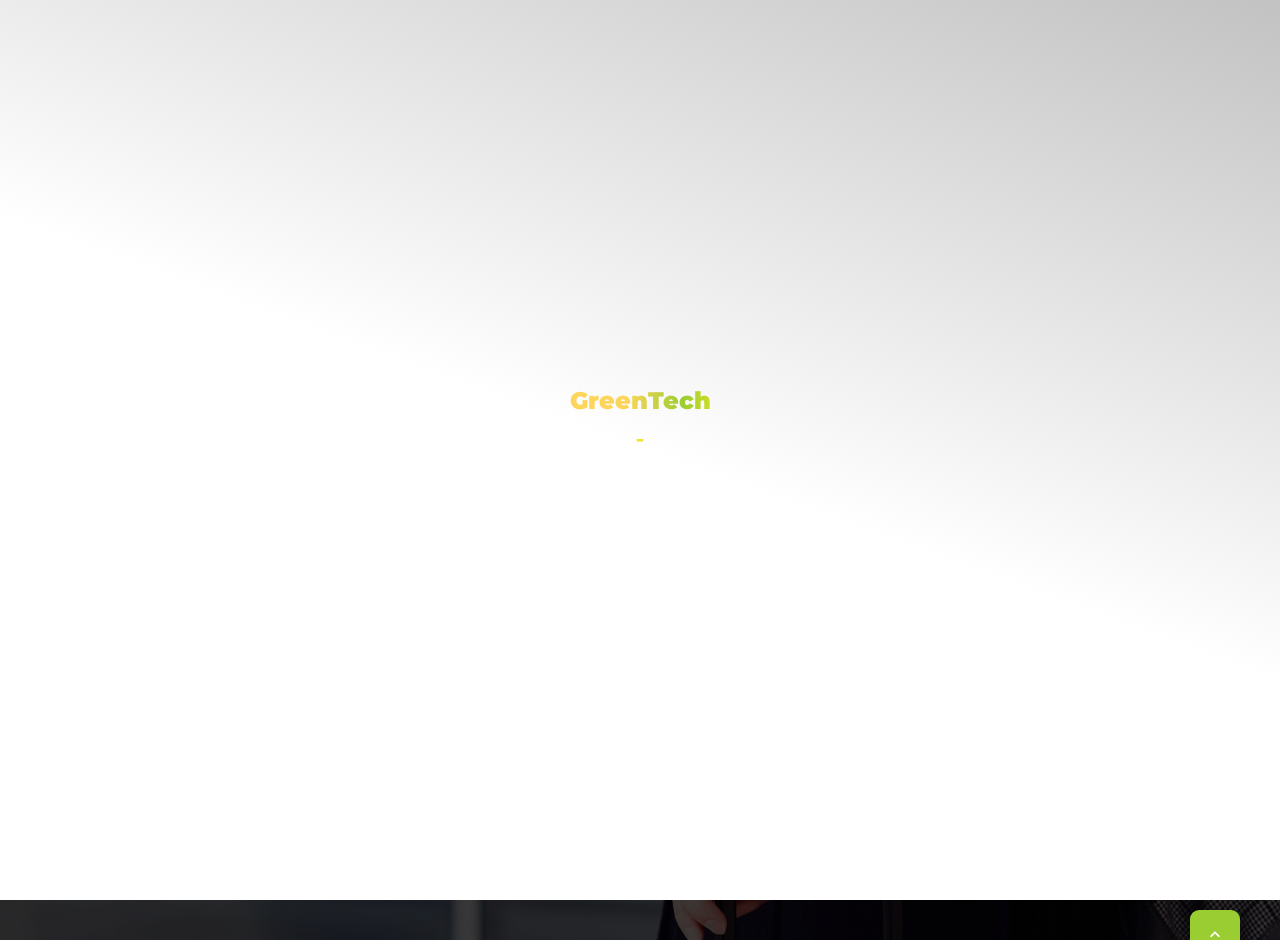
<file: template/site/coming-soon.html>
<!DOCTYPE html>
<html class="wide wow-animation" lang="en">
  <head>
    <!-- Site Title-->
    <title>Coming soon</title>
    <meta name="format-detection" content="telephone=no">
    <meta name="viewport" content="width=device-width, height=device-height, initial-scale=1.0">
    <meta http-equiv="X-UA-Compatible" content="IE=edge">
    <meta charset="utf-8">
    <link rel="icon" href="images/favicon.ico" type="image/x-icon">
    <!-- Stylesheets -->
    <link rel="stylesheet" type="text/css" href="//fonts.googleapis.com/css?family=Poppins:200,400,500,600%7CRoboto:300,400,300italic,700%7CMontserrat:900">
    <link rel="stylesheet" href="css/bootstrap.css">
    <link rel="stylesheet" href="css/style.css">
    <link rel="stylesheet" href="css/mdi.css">
    <link rel="stylesheet" href="css/fl-bigmug-line.css">
		<!--[if lt IE 10]>
    <div style="background: #212121; padding: 10px 0; box-shadow: 3px 3px 5px 0 rgba(0,0,0,.3); clear: both; text-align:center; position: relative; z-index:1;"><a href="http://windows.microsoft.com/en-US/internet-explorer/"><img src="images/ie8-panel/warning_bar_0000_us.jpg" border="0" height="42" width="820" alt="You are using an outdated browser. For a faster, safer browsing experience, upgrade for free today."></a></div>
    <script src="js/html5shiv.min.js"></script>
		<![endif]--> 
  </head>
  <body>
    <!-- Page preloader-->
    <div class="page-loader">
      <div class="page-loader-body"> 
        <div class="preloader-wrapper big active"> 
          <div class="spinner-layer spinner-blue">
            <div class="circle-clipper left">
              <div class="circle"></div>
            </div>
            <div class="gap-patch">
              <div class="circle"> </div>
            </div>
            <div class="circle-clipper right">
              <div class="circle"></div>
            </div>
          </div>
          <div class="spinner-layer spinner-red">
            <div class="circle-clipper left">
              <div class="circle"></div>
            </div>
            <div class="gap-patch">
              <div class="circle"> </div>
            </div>
            <div class="circle-clipper right">
              <div class="circle"></div>
            </div>
          </div>
          <div class="spinner-layer spinner-yellow"> 
            <div class="circle-clipper left">
              <div class="circle"></div>
            </div>
            <div class="gap-patch">
              <div class="circle"></div>
            </div>
            <div class="circle-clipper right">
              <div class="circle"> </div>
            </div>
          </div>
          <div class="spinner-layer spinner-green"> 
            <div class="circle-clipper left">
              <div class="circle"></div>
            </div>
            <div class="gap-patch">
              <div class="circle"></div>
            </div>
            <div class="circle-clipper right">
              <div class="circle"></div>
            </div>
          </div>
        </div>
      </div>
    </div>
    <!-- Page-->
    <div class="page">
      <!-- Page Header-->
      <header class="section page-header bg-gray-darker breadcrumbs-custom-wrap">
        <!-- RD Navbar-->
        <div class="rd-navbar-wrap rd-navbar-default">
          <nav class="rd-navbar" data-layout="rd-navbar-fixed" data-sm-layout="rd-navbar-fixed" data-md-layout="rd-navbar-fullwidth" data-md-device-layout="rd-navbar-fixed" data-lg-layout="rd-navbar-static" data-lg-device-layout="rd-navbar-static" data-md-stick-up-offset="2px" data-lg-stick-up-offset="2px" data-stick-up="true" data-sm-stick-up="true" data-md-stick-up="true" data-lg-stick-up="true">
            <div class="rd-navbar-inner">
              <!-- RD Navbar Panel-->
              <div class="rd-navbar-panel">
                <!-- RD Navbar Toggle-->
                <button class="rd-navbar-toggle" data-rd-navbar-toggle=".rd-navbar-nav-wrap"><span></span></button>
                <!-- RD Navbar Brand-->
                <div class="rd-navbar-brand"><a class="brand-name" href="index.html"><img class="logo-default" src="images/logo-default-128x52.png" alt="" width="128" height="52"/><img class="logo-inverse" src="images/logo-inverse-362x92.png" alt="" width="362" height="92"/></a></div>
              </div>
              <div class="rd-navbar-aside-right">
                <div class="rd-navbar-nav-wrap">
                  <!-- RD Navbar Nav-->
                  <ul class="rd-navbar-nav">
                    <li><a href="index.html">Home</a>
                    </li>
                    <li><a href="about-us.html">About Us</a>
                    </li>
                    <li><a href="#">Services</a>
                      <!-- RD Navbar Dropdown-->
                      <ul class="rd-navbar-dropdown">
                        <li><a href="services.html">Services</a>
                        </li>
                        <li><a href="single-service.html">Single Service</a>
                        </li>
                      </ul>
                    </li>
                    <li><a href="#">Gallery</a>
                      <!-- RD Navbar Dropdown-->
                      <ul class="rd-navbar-dropdown">
                        <li><a href="grid-album-gallery.html">Grid Album Gallery</a>
                        </li>
                        <li><a href="fullwidth-gallery-inside-title.html">Fullwidth Gallery Inside Title</a>
                        </li>
                        <li><a href="grid-gallery-outside-title.html">Grid Gallery Outside Title</a>
                        </li>
                        <li><a href="masonry-gallery-outside-title.html">Masonry Gallery Outside Title</a>
                        </li>
                      </ul>
                    </li>
                    <li><a href="#">Blog</a>
                      <!-- RD Navbar Dropdown-->
                      <ul class="rd-navbar-dropdown">
                        <li><a href="classic-blog.html">Classic Blog</a>
                        </li>
                        <li><a href="grid-blog.html">Grid Blog</a>
                        </li>
                        <li><a href="masonry-blog.html">Masonry Blog</a>
                        </li>
                        <li><a href="modern-blog.html">Modern Blog</a>
                        </li>
                        <li><a href="audio-post.html">Audio Post</a>
                        </li>
                        <li><a href="image-post.html">Image Post</a>
                        </li>
                        <li><a href="single-post.html">Single Post</a>
                        </li>
                        <li><a href="video-post.html">Video Post</a>
                        </li>
                      </ul>
                    </li>
                    <li class="active"><a href="#">Pages</a>
                      <!-- RD Navbar Megamenu-->
                      <ul class="rd-navbar-megamenu rd-navbar-megamenu-banner">
                        <li><img src="images/accordions-1-570x600.jpg" alt="" width="570" height="600"/>
                        </li>
                        <li>
                          <ul class="rd-megamenu-list">
                            <li><a href="404-page.html">404 Page</a></li>
                            <li><a href="503-page.html">503 Page</a></li>
                            <li><a href="careers.html">Careers</a></li>
                            <li><a href="single-job.html">Single Job</a></li>
                            <li><a href="coming-soon.html">Coming Soon</a></li>
                            <li><a href="pricing.html">Pricing</a></li>
                            <li><a href="tooltips.html">Tooltips</a></li>
                          </ul>
                        </li>
                        <li>
                          <ul class="rd-megamenu-list">
                            <li><a href="our-history.html">Our History</a></li>
                            <li><a href="login-page.html">Login Page</a></li>
                            <li><a href="registration-page.html">Registration Page</a></li>
                            <li><a href="search-results.html">Search Results</a></li>
                            <li><a href="under-construction.html">Under Construction</a></li>
                            <li><a href="privacy-policy.html">Privacy policy</a></li>
                          </ul>
                        </li>
                        <li>
                          <ul class="rd-megamenu-list">
                            <li><a href="accordions.html">Accordions</a></li>
                            <li><a href="countdown.html">Countdown</a></li>
                            <li><a href="forms.html">Forms</a></li>
                            <li><a href="grid-system.html">Grid System</a></li>
                            <li><a href="tables.html">Tables</a></li>
                            <li><a href="tabs.html">Tabs</a></li>
                            <li><a href="typography.html">Typography</a></li>
                            <li><a href="radials.html">Radials</a></li>
                          </ul>
                        </li>
                      </ul>
                    </li>
                    <li><a href="contacts.html">Contacts</a>
                    </li>
                  </ul>
                </div>
                <div class="rd-navbar-aside-right-inner">
                  <!-- RD Navbar Search-->
                  <div class="rd-navbar-search"><a class="rd-navbar-search-toggle" data-rd-navbar-toggle=".rd-navbar-search" href="#"><span></span></a>
                    <form class="rd-search" action="search-results.html" data-search-live="rd-search-results-live" method="GET">
                      <div class="form-wrap">
                        <label class="form-label form-label" for="rd-navbar-search-form-input">Search...</label>
                        <input class="rd-navbar-search-form-input form-input" id="rd-navbar-search-form-input" type="text" name="s" autocomplete="off">
                        <div class="rd-search-results-live" id="rd-search-results-live"></div>
                      </div>
                      <button class="rd-search-form-submit mdi mdi-magnify"></button>
                    </form>
                  </div>
                </div>
              </div>
            </div>
          </nav>
        </div>
      </header>
      <section class="section fullwidth-page bg-image" style="background-image: url(images/bg-04.jpg);"> 
        <div class="fullwidth-page-inner">
          <div class="section-md text-center">
            <div class="shell-wide">
              <p class="breadcrumbs-custom-subtitle">We're Getting Ready to Launch In</p>
              <div class="countdown-wrap">
                <div class="DateCountdown" data-type="until" data-date="2018-12-31 00:00:00" data-format="wdhms" data-color="#ffec17" data-bg="rgba(255, 255, 255, 0)" data-width="0.02"></div>
              </div>
              <p>Our website is coming soon and we are currently working very hard <br class="veil reveal-sm-inline">to give you the best experience on our new website.</p>
              <div class="range range-xs-center">
                <div class="cell-sm-10 cell-lg-5 cell-xl-4">
                  <!-- RD Mailform: Subscribe-->
                  <form class="rd-mailform rd-mailform-inline rd-mailform-sm rd-mailform-inline-modern rd-mailform-inline-centered" data-form-output="form-output-global" data-form-type="subscribe" method="post" action="bat/rd-mailform.php">
                    <div class="rd-mailform-inline-inner">
                      <div class="form-wrap">
                        <input class="form-input" type="email" name="email" data-constraints="@Email @Required" id="subscribe-form-email-1"/>
                        <label class="form-label" for="subscribe-form-email-1">Enter your e-mail</label>
                      </div>
                      <button class="button form-button button-sm button-secondary button-nina" type="submit">Subscribe</button>
                    </div>
                  </form>
                </div>
              </div>
            </div>
          </div>
          <!-- Page Footer-->
          <div class="section-xs page-footer text-center">
            <div class="shell">
              <p class="right">&#169; <span class="copyright-year"></span> All Rights Reserved
                &nbsp;<a href="#">Terms of Use</a>&nbsp;<span>and</span>&nbsp;<a href="privacy-policy.html">Privacy Policy</a>
              </p>
            </div>
          </div>
        </div>
      </section>
    </div>
    <!-- PANEL-->
    <!-- END PANEL-->
    <!-- Global Mailform Output-->
    <div class="snackbars" id="form-output-global"></div>
    <!-- Javascript-->
    <script src="js/core.min.js"></script>
    <script src="js/script.js"></script>
  </body>
</html>
</file>
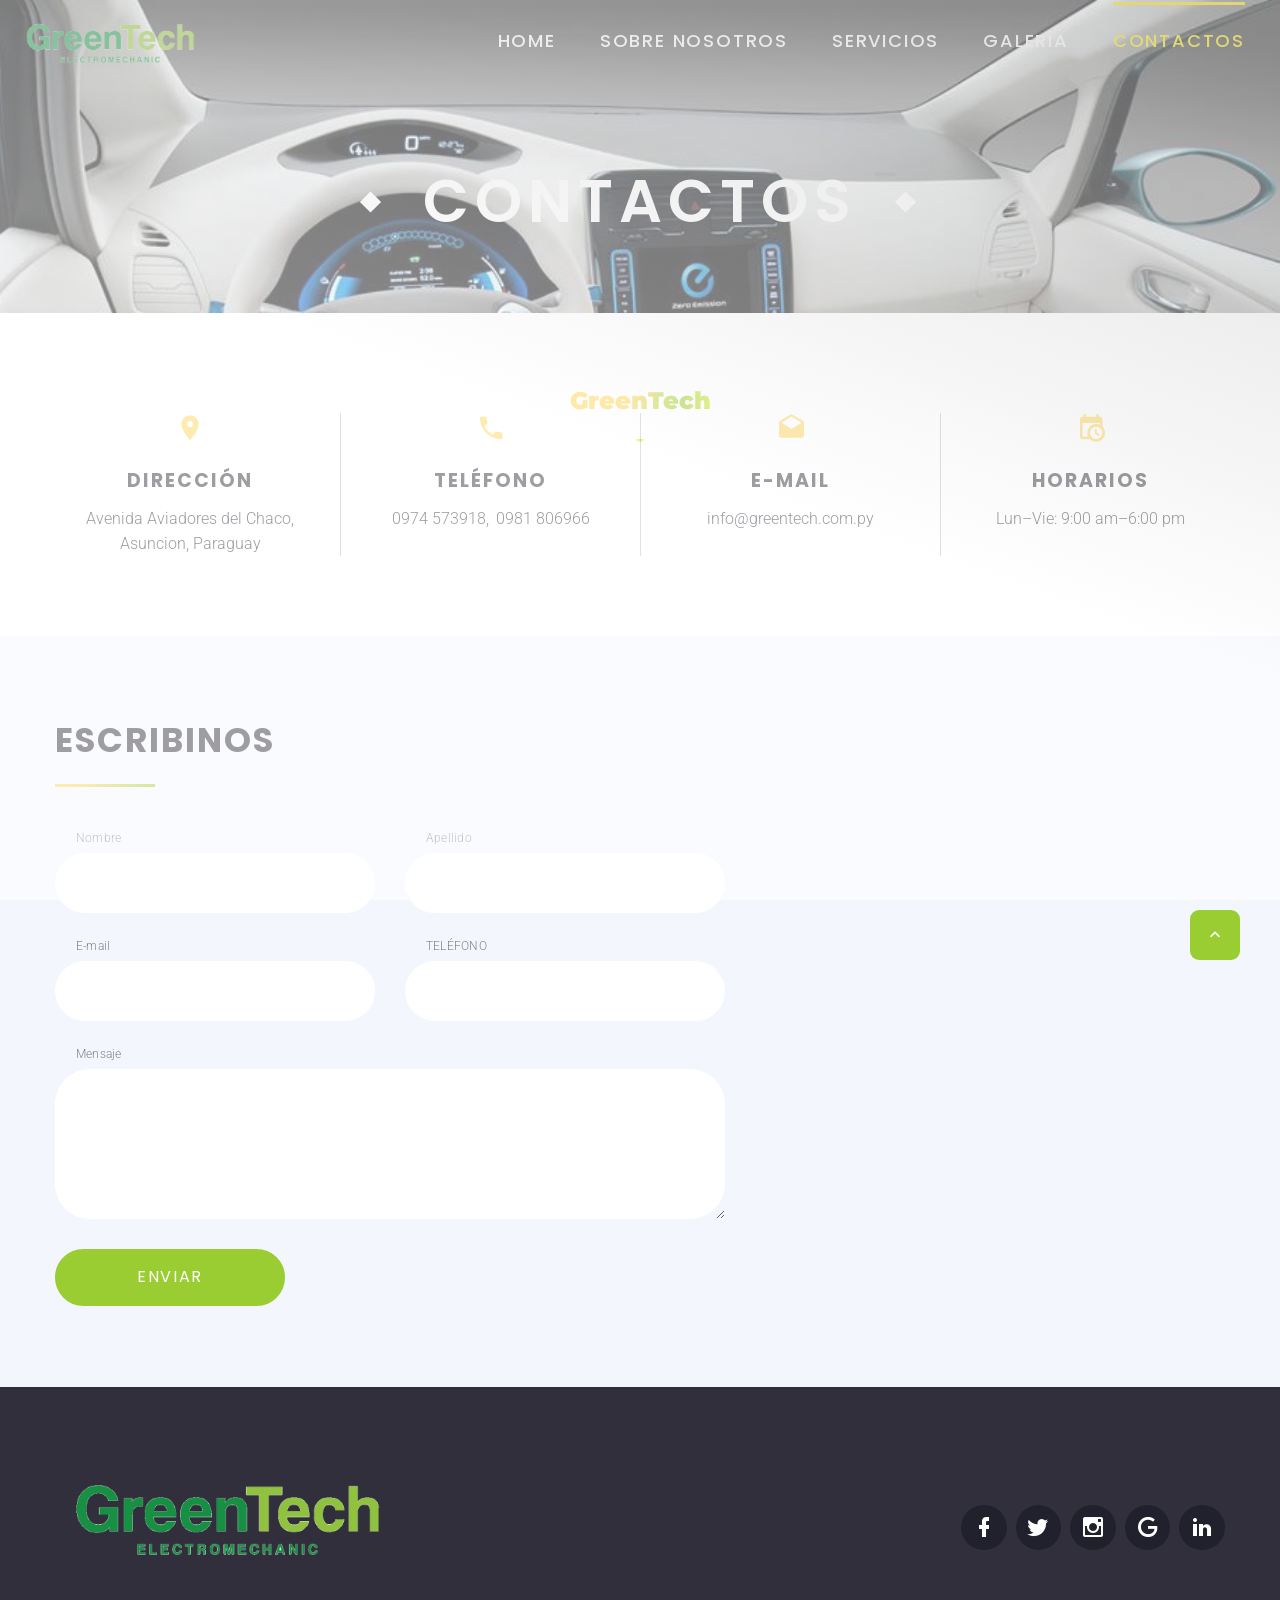
<file: template/site/contacts.html>
﻿<!DOCTYPE html>
<html class="wide wow-animation" lang="en">
  <head>
    <!-- Site Title-->
    <title>Contactos</title>
    <meta name="format-detection" content="telephone=no">
    <meta name="viewport" content="width=device-width, height=device-height, initial-scale=1.0">
    <meta http-equiv="X-UA-Compatible" content="IE=edge">
    <meta charset="utf-8">
    <link rel="icon" href="images/favicon.png" type="image/x-icon">
    <!-- Stylesheets -->
    <link rel="stylesheet" type="text/css" href="//fonts.googleapis.com/css?family=Poppins:200,400,500,600%7CRoboto:300,400,300italic,700%7CMontserrat:900">
    <link rel="stylesheet" href="css/bootstrap.css">
    <link rel="stylesheet" href="css/style.css">
    <link rel="stylesheet" href="css/mdi.css">
    <link rel="stylesheet" href="css/fl-bigmug-line.css">
		<!--[if lt IE 10]>
    <div style="background: #212121; padding: 10px 0; box-shadow: 3px 3px 5px 0 rgba(0,0,0,.3); clear: both; text-align:center; position: relative; z-index:1;"><a href="http://windows.microsoft.com/en-US/internet-explorer/"><img src="images/ie8-panel/warning_bar_0000_us.jpg" border="0" height="42" width="820" alt="You are using an outdated browser. For a faster, safer browsing experience, upgrade for free today."></a></div>
    <script src="js/html5shiv.min.js"></script>
		<![endif]--> 
  </head>
  <body>
    <!-- Page preloader-->
    <div class="page-loader">
      <div class="page-loader-body"> 
        <div class="preloader-wrapper big active"> 
          <div class="spinner-layer spinner-blue">
            <div class="circle-clipper left">
              <div class="circle"></div>
            </div>
            <div class="gap-patch">
              <div class="circle"> </div>
            </div>
            <div class="circle-clipper right">
              <div class="circle"></div>
            </div>
          </div>
          <div class="spinner-layer spinner-red">
            <div class="circle-clipper left">
              <div class="circle"></div>
            </div>
            <div class="gap-patch">
              <div class="circle"> </div>
            </div>
            <div class="circle-clipper right">
              <div class="circle"></div>
            </div>
          </div>
          <div class="spinner-layer spinner-yellow"> 
            <div class="circle-clipper left">
              <div class="circle"></div>
            </div>
            <div class="gap-patch">
              <div class="circle"></div>
            </div>
            <div class="circle-clipper right">
              <div class="circle"> </div>
            </div>
          </div>
          <div class="spinner-layer spinner-green"> 
            <div class="circle-clipper left">
              <div class="circle"></div>
            </div>
            <div class="gap-patch">
              <div class="circle"></div>
            </div>
            <div class="circle-clipper right">
              <div class="circle"></div>
            </div>
          </div>
        </div>
      </div>
    </div>
    <!-- Page-->
    <div class="page">
      <!-- Page Header-->
      <header class="section page-header bg-gray-darker breadcrumbs-custom-wrap breadcrumbs-background-01">
        <!-- RD Navbar-->
        <div class="rd-navbar-wrap rd-navbar-default">
          <nav class="rd-navbar" data-layout="rd-navbar-fixed" data-sm-layout="rd-navbar-fixed" data-md-layout="rd-navbar-fullwidth" data-md-device-layout="rd-navbar-fixed" data-lg-layout="rd-navbar-static" data-lg-device-layout="rd-navbar-static" data-md-stick-up-offset="2px" data-lg-stick-up-offset="2px" data-stick-up="true" data-sm-stick-up="true" data-md-stick-up="true" data-lg-stick-up="true">
            <div class="rd-navbar-inner">
              <!-- RD Navbar Panel-->
              <div class="rd-navbar-panel">
                <!-- RD Navbar Toggle-->
                <button class="rd-navbar-toggle" data-rd-navbar-toggle=".rd-navbar-nav-wrap"><span></span></button>
                <!-- RD Navbar Brand-->
                <div class="rd-navbar-brand"><a class="brand-name" href="index.html"><img class="logo-inverse" src="images/image5.png" alt="" width="362" height="92"/></a></div>
              </div>
              <div class="rd-navbar-aside-right">
                <div class="rd-navbar-nav-wrap">
                  <!-- RD Navbar Nav-->
                  <ul class="rd-navbar-nav">
                    <li><a href="index.html">Home</a>
                    </li>
                    <li><a href="about-us.html">Sobre Nosotros</a>
                    </li>
                    <li><a href="services.html">Servicios</a>
                      <!-- RD Navbar Dropdown-->
                      <!-- <ul class="rd-navbar-dropdown">
                        <li><a href="services.html">Servicios</a>
                        </li>
                        <li><a href="single-service.html">Servicio único</a>
                        </li>
                      </ul> -->
                    </li>
                    <li><a href="grid-gallery-outside-title.html">Galeria</a>
                      <!-- RD Navbar Dropdown-->
                      <!-- <ul class="rd-navbar-dropdown">
                        <li><a href="grid-album-gallery.html">Grid Album Gallery</a>
                        </li>
                        <li><a href="fullwidth-gallery-inside-title.html">Fullwidth Gallery Inside Title</a>
                        </li>
                        <li><a href="grid-gallery-outside-title.html">Grid Gallery Outside Title</a>
                        </li>
                        <li><a href="masonry-gallery-outside-title.html">Masonry Gallery Outside Title</a>
                        </li>
                      </ul> -->
                    </li>
                    <!-- <li><a href="#">Blog</a>
                      <ul class="rd-navbar-dropdown">
                        <li><a href="classic-blog.html">Classic Blog</a>
                        </li>
                        <li><a href="grid-blog.html">Grid Blog</a>
                        </li>
                        <li><a href="masonry-blog.html">Masonry Blog</a>
                        </li>
                        <li><a href="modern-blog.html">Modern Blog</a>
                        </li>
                        <li><a href="audio-post.html">Audio Post</a>
                        </li>
                        <li><a href="image-post.html">Image Post</a>
                        </li>
                        <li><a href="single-post.html">Single Post</a>
                        </li>
                        <li><a href="video-post.html">Video Post</a>
                        </li>
                      </ul>
                    </li>
                    <li><a href="#">Paginas</a>
                      <ul class="rd-navbar-megamenu rd-navbar-megamenu-banner">
                        <li><img src="images/accordions-1-570x600.jpg" alt="" width="570" height="600"/>
                        </li>
                        <li>
                          <ul class="rd-megamenu-list">
                            <li><a href="404-page.html">404 Page</a></li>
                            <li><a href="503-page.html">503 Page</a></li>
                            <li><a href="careers.html">Careers</a></li>
                            <li><a href="single-job.html">Single Job</a></li>
                            <li><a href="coming-soon.html">Coming Soon</a></li>
                            <li><a href="pricing.html">Pricing</a></li>
                            <li><a href="tooltips.html">Tooltips</a></li>
                          </ul>
                        </li>
                        <li>
                          <ul class="rd-megamenu-list">
                            <li><a href="our-history.html">Nuestra Historia</a></li>
                            <li><a href="login-page.html">Login Page</a></li>
                            <li><a href="registration-page.html">Registration Page</a></li>
                            <li><a href="search-results.html">Search Results</a></li>
                            <li><a href="under-construction.html">Under Construction</a></li>
                            <li><a href="privacy-policy.html">Privacy policy</a></li>
                          </ul>
                        </li>
                        <li>
                          <ul class="rd-megamenu-list">
                            <li><a href="accordions.html">Accordions</a></li>
                            <li><a href="countdown.html">Countdown</a></li>
                            <li><a href="forms.html">Forms</a></li>
                            <li><a href="grid-system.html">Grid System</a></li>
                            <li><a href="tables.html">Tables</a></li>
                            <li><a href="tabs.html">Tabs</a></li>
                            <li><a href="typography.html">Typography</a></li>
                            <li><a href="radials.html">Radials</a></li>
                          </ul>
                        </li>
                      </ul>
                    </li> -->
                    <li class="active"><a href="contacts.html">Contactos</a>
                    </li>
                  </ul>
                </div>
              </div>
            </div>
          </nav>
        </div>
        <!-- Breadcrumbs-->
        <section class="breadcrumbs-custom breadcrumbs-custom-svg">
          <div class="shell">
            <!-- <p class="breadcrumbs-custom-subtitle">Get in Touch with Us</p> -->
            <p class="heading-1 breadcrumbs-custom-title">Contactos</p>
            <!-- <ul class="breadcrumbs-custom-path">
              <li><a href="index.html">Home</a></li>
              <li class="active">Contacts</li>
            </ul> -->
          </div>
        </section>

      </header>
      <!-- Contact info-->
      <section class="section section-lg bg-white text-center">
        <div class="shell shell-wide">
          <div class="range range-50 range-custom-bordered">
            <div class="cell-xs-6 cell-md-3">
              <!-- Box minimal-->
              <article class="box-simple">
                <div class="box-simple-icon mdi mdi-map-marker"></div>
                <h6>Dirección</h6>
                <div class="box-simple-text"><a href="#">Avenida Aviadores del Chaco, Asuncion, Paraguay</a></div>
              </article>
            </div>
            <div class="cell-xs-6 cell-md-3">
              <!-- Box simple-->
              <article class="box-simple">
                <div class="box-simple-icon mdi mdi-phone"></div>
                <h6>TELÉFONO</h6>
                <div class="box-simple-text">
                  <ul class="list-comma list-0">
                    <li><a href="callto:#">0974 573918</a></li>
                    <li><a href="callto:#">0981 806966</a></li>
                  </ul>
                </div>
              </article>
            </div>
            <div class="cell-xs-6 cell-md-3"> 
              <!-- Box simple-->
              <article class="box-simple">
                <div class="box-simple-icon mdi mdi-email-open"></div>
                <h6>e-mail</h6>
                <div class="box-simple-text"><a href="mailto:#">info@greentech.com.py</a></div>
              </article>
            </div>
            <div class="cell-xs-6 cell-md-3">
              <!-- Box simple-->
              <article class="box-simple">
                <div class="box-simple-icon mdi mdi-calendar-clock"></div>
                <h6>horarios</h6>
                <div class="box-simple-text">
                  <ul class="list-0">
                    <li>Lun–Vie: 9:00 am–6:00 pm</li>
                    <!-- <li>Sat–Sun: 11:00 am–4:00 pm</li> -->
                  </ul>
                </div>
              </article>
            </div>
          </div>
        </div>
      </section>

      <!-- Contact us-->
      <section class="section section-wrap bg-gray-lighter">
        <div class="section-wrap-inner section-lg">
          <div class="shell shell-bigger">
            <div class="range range-50">
              <div class="cell-md-8 cell-lg-7">
                <div class="section-wrap-content">
                  <h3>Escribinos</h3>
                  <hr class="divider divider-left divider-default">
                  <!-- RD Mailform-->
                  <form class="rd-mailform" data-form-output="form-output-global" data-form-type="contact" method="post" action="bat/rd-mailform.php">
                    <div class="range range-20">
                      <div class="cell-sm-6">
                        <div class="form-wrap form-wrap-validation">
                          <label class="form-label-outside" for="form-1-name">Nombre</label>
                          <input class="form-input" id="form-1-name" type="text" name="name" data-constraints="@Required"/>
                        </div>
                      </div>
                      <div class="cell-sm-6">
                        <div class="form-wrap form-wrap-validation">
                          <label class="form-label-outside" for="form-1-last-name">Apellido</label>
                          <input class="form-input" id="form-1-last-name" type="text" name="last-name" data-constraints="@Required"/>
                        </div>
                      </div>
                      <div class="cell-sm-6">
                        <div class="form-wrap form-wrap-validation">
                          <label class="form-label-outside" for="form-1-email">E-mail</label>
                          <input class="form-input" id="form-1-email" type="email" name="email" data-constraints="@Email @Required"/>
                        </div>
                      </div>
                      <div class="cell-sm-6">
                        <div class="form-wrap form-wrap-validation">
                          <label class="form-label-outside" for="form-1-phone">TELÉFONO</label>
                          <input class="form-input" id="form-1-phone" type="text" name="phone" data-constraints="@Numeric @Required"/>
                        </div>
                      </div>
                      <div class="cell-xs-12">
                        <div class="form-wrap form-wrap-validation">
                          <label class="form-label-outside" for="form-1-message">Mensaje</label>
                          <textarea class="form-input" id="form-1-message" name="message" data-constraints="@Required"></textarea>
                        </div>
                      </div>
                      <div class="cell-xs-12 offset-custom-1">
                        <div class="form-button">
                          <button class="button button-secondary button-nina" type="submit">enviar</button>
                        </div>
                      </div>
                    </div>
                  </form>
                </div>
              </div>
            </div>
          </div>
          <div class="section-wrap-aside">
            <!-- RD Google Map-->
            <div class="rd-google-map rd-google-map-with-icon rd-google-map__model" data-zoom="15" data-y="-25.284817" data-x="-57.568990" data-styles="">
              <ul class="map_locations">
                <li data-y="-25.284817" data-x="-57.568990">
                  <p class="text-center">Avenida Aviadores del Chaco, Asuncion, Paraguay</p>
                </li>
              </ul>
            </div>
          </div>
        </div>
      </section>

      <!-- Page Footer-->
      <!-- Footer Minimal -->
      <footer class="section page-footer page-footer-minimal text-center bg-gray-darker">
        <div class="shell shell-wide">
          <div class="range range-xs-center range-sm-middle range-30">
            <div class="cell-sm-10 cell-md-7 cell-lg-4 text-lg-left"><a href="index.html"><img class="default-logo" src="images/logo-128x52.png" alt="" width="128" height="52"/><img class="inverse-logo" src="images/image5.png" alt="" width="362" height="92"/></a></div>
            <div class="cell-sm-10 cell-md-7 cell-lg-4">
              <!-- <p class="right">&#169;&nbsp;<span class="copyright-year"></span> All Rights Reserved&nbsp;<a href="#">Terms of Use</a>&nbsp;and&nbsp;<a href="privacy-policy.html">Privacy Policy</a></p> -->
            </div>
            <div class="cell-sm-10 cell-md-7 cell-lg-4 text-lg-right">
              <ul class="group-xs group-middle">
                <li><a class="icon icon-md-middle icon-circle icon-secondary-5-filled mdi mdi-facebook" target="_blank" href="https://es-la.facebook.com/GreenTechParaguay/"></a></li>
                <li><a class="icon icon-md-middle icon-circle icon-secondary-5-filled mdi mdi-twitter" href="#"></a></li>
                <li><a class="icon icon-md-middle icon-circle icon-secondary-5-filled mdi mdi-instagram" href="#"></a></li>
                <li><a class="icon icon-md-middle icon-circle icon-secondary-5-filled mdi mdi-google" href="#"></a></li>
                <li><a class="icon icon-md-middle icon-circle icon-secondary-5-filled mdi mdi-linkedin" href="#"></a></li>
              </ul>
            </div>
          </div>
        </div>
      </footer>
    </div>
    <!-- PANEL-->
    <!-- END PANEL-->
    <!-- Global Mailform Output-->
    <div class="snackbars" id="form-output-global"></div>
    <!-- Javascript-->
    <script src="js/core.min.js"></script>
    <script src="js/script.js"></script>
  </body>
</html>
</file>
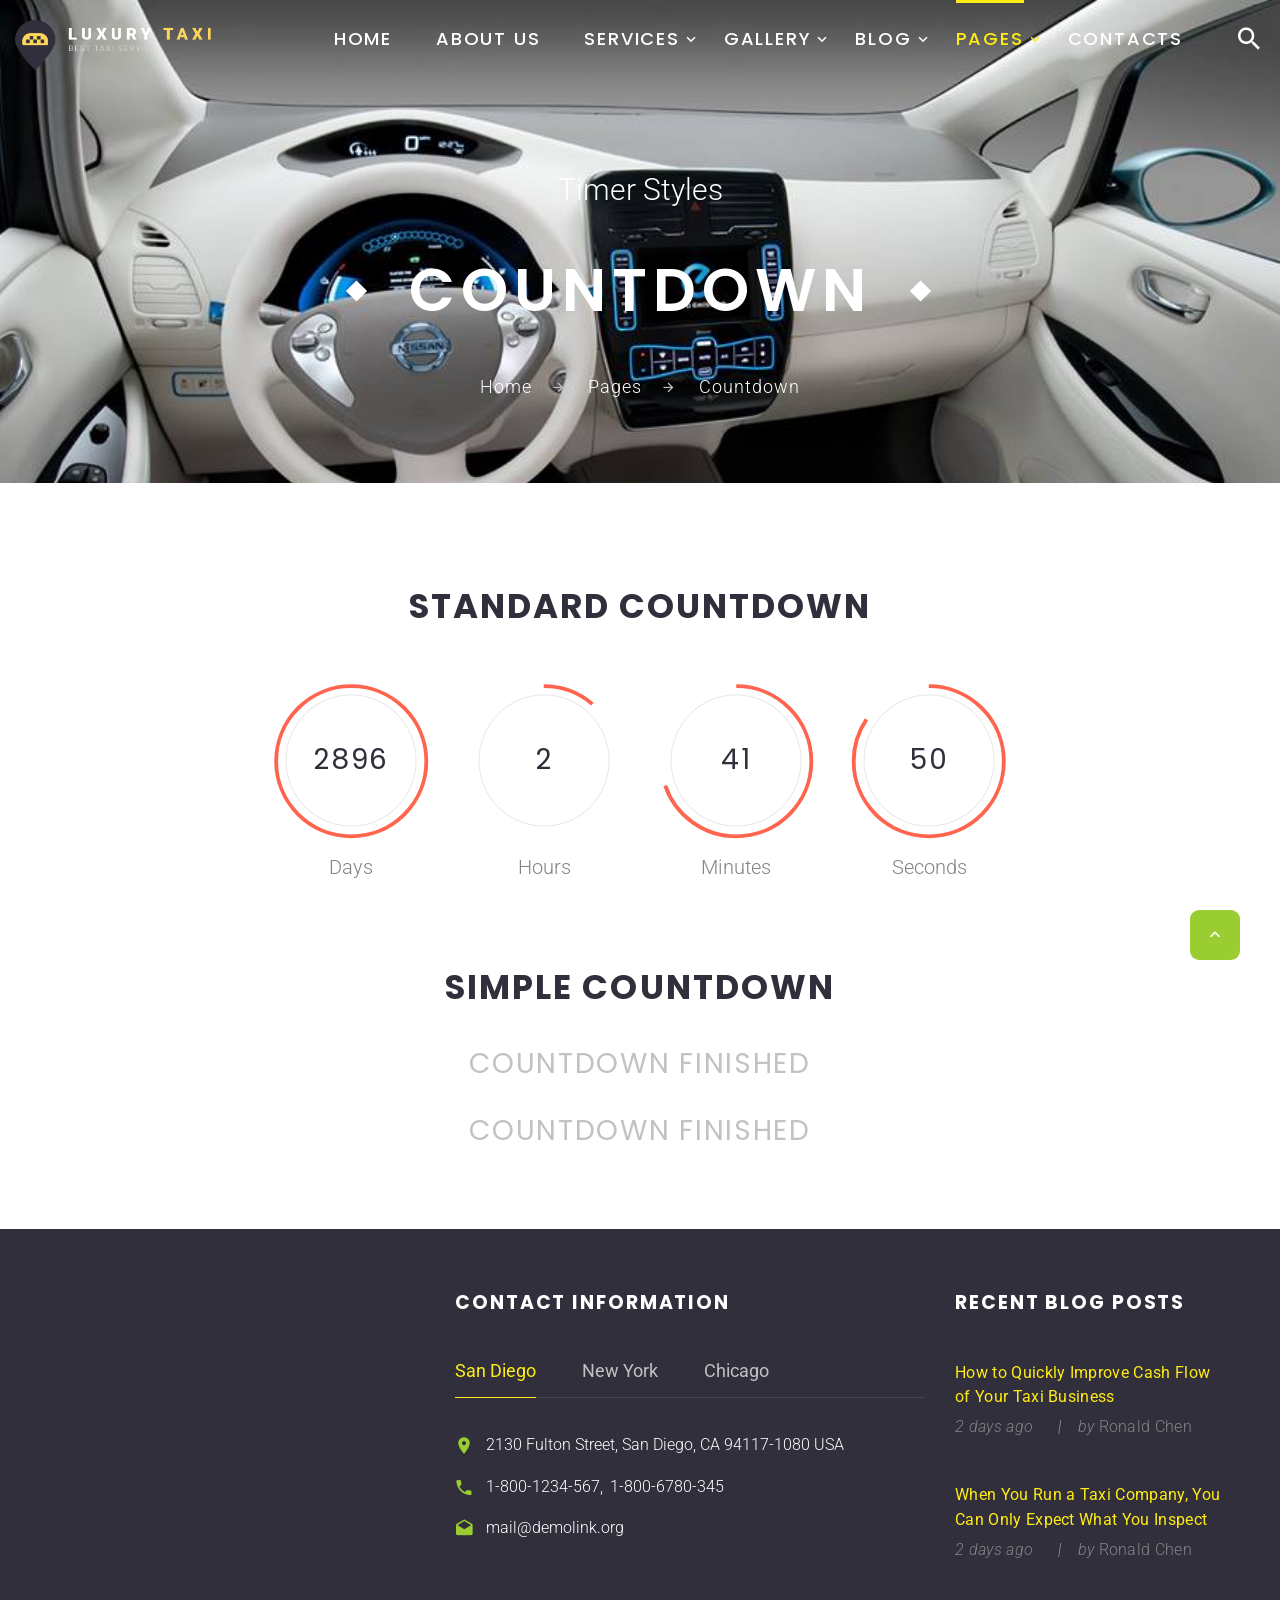
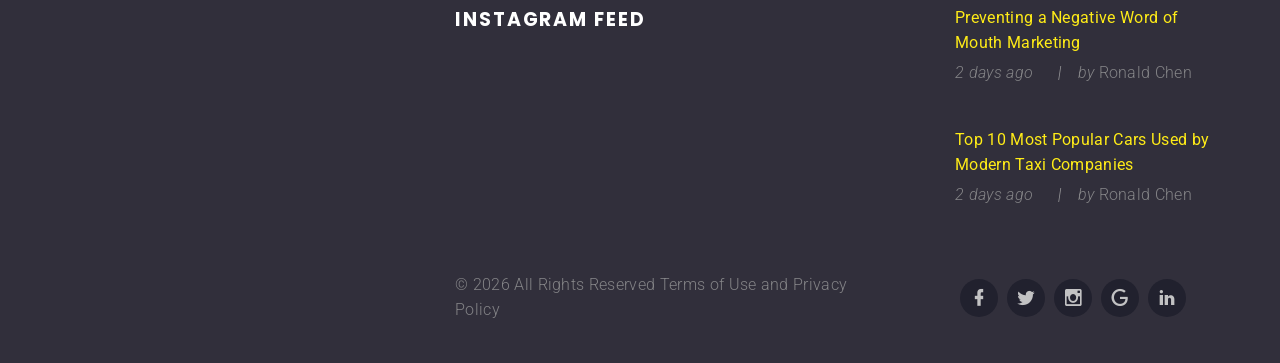
<file: template/site/countdown.html>
<!DOCTYPE html>
<html class="wide wow-animation" lang="en">
  <head>
    <!-- Site Title-->
    <title>Countdown</title>
    <meta name="format-detection" content="telephone=no">
    <meta name="viewport" content="width=device-width, height=device-height, initial-scale=1.0">
    <meta http-equiv="X-UA-Compatible" content="IE=edge">
    <meta charset="utf-8">
    <link rel="icon" href="images/favicon.ico" type="image/x-icon">
    <!-- Stylesheets -->
    <link rel="stylesheet" type="text/css" href="//fonts.googleapis.com/css?family=Poppins:200,400,500,600%7CRoboto:300,400,300italic,700%7CMontserrat:900">
    <link rel="stylesheet" href="css/bootstrap.css">
    <link rel="stylesheet" href="css/style.css">
    <link rel="stylesheet" href="css/mdi.css">
    <link rel="stylesheet" href="css/fl-bigmug-line.css">
		<!--[if lt IE 10]>
    <div style="background: #212121; padding: 10px 0; box-shadow: 3px 3px 5px 0 rgba(0,0,0,.3); clear: both; text-align:center; position: relative; z-index:1;"><a href="http://windows.microsoft.com/en-US/internet-explorer/"><img src="images/ie8-panel/warning_bar_0000_us.jpg" border="0" height="42" width="820" alt="You are using an outdated browser. For a faster, safer browsing experience, upgrade for free today."></a></div>
    <script src="js/html5shiv.min.js"></script>
		<![endif]--> 
  </head>
  <body>
    <!-- Page preloader-->
    <div class="page-loader">
      <div class="page-loader-body"> 
        <div class="preloader-wrapper big active"> 
          <div class="spinner-layer spinner-blue">
            <div class="circle-clipper left">
              <div class="circle"></div>
            </div>
            <div class="gap-patch">
              <div class="circle"> </div>
            </div>
            <div class="circle-clipper right">
              <div class="circle"></div>
            </div>
          </div>
          <div class="spinner-layer spinner-red">
            <div class="circle-clipper left">
              <div class="circle"></div>
            </div>
            <div class="gap-patch">
              <div class="circle"> </div>
            </div>
            <div class="circle-clipper right">
              <div class="circle"></div>
            </div>
          </div>
          <div class="spinner-layer spinner-yellow"> 
            <div class="circle-clipper left">
              <div class="circle"></div>
            </div>
            <div class="gap-patch">
              <div class="circle"></div>
            </div>
            <div class="circle-clipper right">
              <div class="circle"> </div>
            </div>
          </div>
          <div class="spinner-layer spinner-green"> 
            <div class="circle-clipper left">
              <div class="circle"></div>
            </div>
            <div class="gap-patch">
              <div class="circle"></div>
            </div>
            <div class="circle-clipper right">
              <div class="circle"></div>
            </div>
          </div>
        </div>
      </div>
    </div>
    <!-- Page-->
    <div class="page">
      <!-- Page Header-->
      <header class="section page-header bg-gray-darker breadcrumbs-custom-wrap breadcrumbs-background-01">
        <!-- RD Navbar-->
        <div class="rd-navbar-wrap rd-navbar-default">
          <nav class="rd-navbar" data-layout="rd-navbar-fixed" data-sm-layout="rd-navbar-fixed" data-md-layout="rd-navbar-fullwidth" data-md-device-layout="rd-navbar-fixed" data-lg-layout="rd-navbar-static" data-lg-device-layout="rd-navbar-static" data-md-stick-up-offset="2px" data-lg-stick-up-offset="2px" data-stick-up="true" data-sm-stick-up="true" data-md-stick-up="true" data-lg-stick-up="true">
            <div class="rd-navbar-inner">
              <!-- RD Navbar Panel-->
              <div class="rd-navbar-panel">
                <!-- RD Navbar Toggle-->
                <button class="rd-navbar-toggle" data-rd-navbar-toggle=".rd-navbar-nav-wrap"><span></span></button>
                <!-- RD Navbar Brand-->
                <div class="rd-navbar-brand"><a class="brand-name" href="index.html"><img class="logo-default" src="images/logo-default-128x52.png" alt="" width="128" height="52"/><img class="logo-inverse" src="images/logo-inverse-362x92.png" alt="" width="362" height="92"/></a></div>
              </div>
              <div class="rd-navbar-aside-right">
                <div class="rd-navbar-nav-wrap">
                  <!-- RD Navbar Nav-->
                  <ul class="rd-navbar-nav">
                    <li><a href="index.html">Home</a>
                    </li>
                    <li><a href="about-us.html">About Us</a>
                    </li>
                    <li><a href="#">Services</a>
                      <!-- RD Navbar Dropdown-->
                      <ul class="rd-navbar-dropdown">
                        <li><a href="services.html">Services</a>
                        </li>
                        <li><a href="single-service.html">Single Service</a>
                        </li>
                      </ul>
                    </li>
                    <li><a href="#">Gallery</a>
                      <!-- RD Navbar Dropdown-->
                      <ul class="rd-navbar-dropdown">
                        <li><a href="grid-album-gallery.html">Grid Album Gallery</a>
                        </li>
                        <li><a href="fullwidth-gallery-inside-title.html">Fullwidth Gallery Inside Title</a>
                        </li>
                        <li><a href="grid-gallery-outside-title.html">Grid Gallery Outside Title</a>
                        </li>
                        <li><a href="masonry-gallery-outside-title.html">Masonry Gallery Outside Title</a>
                        </li>
                      </ul>
                    </li>
                    <li><a href="#">Blog</a>
                      <!-- RD Navbar Dropdown-->
                      <ul class="rd-navbar-dropdown">
                        <li><a href="classic-blog.html">Classic Blog</a>
                        </li>
                        <li><a href="grid-blog.html">Grid Blog</a>
                        </li>
                        <li><a href="masonry-blog.html">Masonry Blog</a>
                        </li>
                        <li><a href="modern-blog.html">Modern Blog</a>
                        </li>
                        <li><a href="audio-post.html">Audio Post</a>
                        </li>
                        <li><a href="image-post.html">Image Post</a>
                        </li>
                        <li><a href="single-post.html">Single Post</a>
                        </li>
                        <li><a href="video-post.html">Video Post</a>
                        </li>
                      </ul>
                    </li>
                    <li class="active"><a href="#">Pages</a>
                      <!-- RD Navbar Megamenu-->
                      <ul class="rd-navbar-megamenu rd-navbar-megamenu-banner">
                        <li><img src="images/accordions-1-570x600.jpg" alt="" width="570" height="600"/>
                        </li>
                        <li>
                          <ul class="rd-megamenu-list">
                            <li><a href="404-page.html">404 Page</a></li>
                            <li><a href="503-page.html">503 Page</a></li>
                            <li><a href="careers.html">Careers</a></li>
                            <li><a href="single-job.html">Single Job</a></li>
                            <li><a href="coming-soon.html">Coming Soon</a></li>
                            <li><a href="pricing.html">Pricing</a></li>
                            <li><a href="tooltips.html">Tooltips</a></li>
                          </ul>
                        </li>
                        <li>
                          <ul class="rd-megamenu-list">
                            <li><a href="our-history.html">Our History</a></li>
                            <li><a href="login-page.html">Login Page</a></li>
                            <li><a href="registration-page.html">Registration Page</a></li>
                            <li><a href="search-results.html">Search Results</a></li>
                            <li><a href="under-construction.html">Under Construction</a></li>
                            <li><a href="privacy-policy.html">Privacy policy</a></li>
                          </ul>
                        </li>
                        <li>
                          <ul class="rd-megamenu-list">
                            <li><a href="accordions.html">Accordions</a></li>
                            <li><a href="countdown.html">Countdown</a></li>
                            <li><a href="forms.html">Forms</a></li>
                            <li><a href="grid-system.html">Grid System</a></li>
                            <li><a href="tables.html">Tables</a></li>
                            <li><a href="tabs.html">Tabs</a></li>
                            <li><a href="typography.html">Typography</a></li>
                            <li><a href="radials.html">Radials</a></li>
                          </ul>
                        </li>
                      </ul>
                    </li>
                    <li><a href="contacts.html">Contacts</a>
                    </li>
                  </ul>
                </div>
                <div class="rd-navbar-aside-right-inner">
                  <!-- RD Navbar Search-->
                  <div class="rd-navbar-search"><a class="rd-navbar-search-toggle" data-rd-navbar-toggle=".rd-navbar-search" href="#"><span></span></a>
                    <form class="rd-search" action="search-results.html" data-search-live="rd-search-results-live" method="GET">
                      <div class="form-wrap">
                        <label class="form-label form-label" for="rd-navbar-search-form-input">Search...</label>
                        <input class="rd-navbar-search-form-input form-input" id="rd-navbar-search-form-input" type="text" name="s" autocomplete="off"/>
                        <div class="rd-search-results-live" id="rd-search-results-live"></div>
                      </div>
                      <button class="rd-search-form-submit mdi mdi-magnify"></button>
                    </form>
                  </div>
                </div>
              </div>
            </div>
          </nav>
        </div>
        <!-- Breadcrumbs-->
        <section class="breadcrumbs-custom breadcrumbs-custom-svg">
          <div class="shell">
            <p class="breadcrumbs-custom-subtitle">Timer Styles</p>
            <p class="heading-1 breadcrumbs-custom-title">Countdown</p>
            <ul class="breadcrumbs-custom-path">
              <li><a href="index.html">Home</a></li>
              <li><a href="#">Pages</a></li>
              <li class="active">Countdown</li>
            </ul>
          </div>
        </section>

      </header>
      <!-- Standard countdown-->
      <section class="section section-lg bg-white text-center">
        <div class="shell">
          <h3>Standard countdown</h3>
          <div class="range range-50 range-md-center">
            <div class="cell-md-10 cell-lg-9 cell-xl-8">
              <div class="countdown-wrap"> 
                <div class="DateCountdown" data-type="until" data-date="2018-12-31 00:00:00" data-format="wdhms" data-color="#ff654e" data-bg="rgba(255, 255, 255, 1)" data-width="0.02"></div>
              </div>
            </div>
          </div>
        </div>
      </section>

      <!-- Simple countdown-->
      <section class="section section-lg bg-white text-center">
        <div class="shell">
          <h3>Simple countdown</h3>
          <div class="range range-50 range-md-center">
            <div class="cell-md-10 cell-lg-8">
              <div class="countdown" data-time="2020/10/10 12:34:56" data-format="YYYY/MMDDHMS" data-type="until"></div>
              <div class="countdown" data-time="2010/10/10 12:34:56" data-format="YYYY/MM/DDHMS" data-type="until"></div>
            </div>
          </div>
        </div>
      </section>

      <!-- Page Footer-->
      <!-- Footer Extended-->
      <footer class="section page-footer page-footer-extended text-center text-md-left bg-gray-darker">
        <div class="rd-google-map-wrap">
          <div class="rd-google-map rd-google-map-novi rd-google-map__model" data-zoom="15" data-y="40.643180" data-x="-73.9874068" data-styles="[ { &quot;featureType&quot;: &quot;all&quot;, &quot;elementType&quot;: &quot;labels.text.fill&quot;, &quot;stylers&quot;: [ { &quot;saturation&quot;: 36 }, { &quot;color&quot;: &quot;#000000&quot; }, { &quot;lightness&quot;: 40 } ] }, { &quot;featureType&quot;: &quot;all&quot;, &quot;elementType&quot;: &quot;labels.text.stroke&quot;, &quot;stylers&quot;: [ { &quot;visibility&quot;: &quot;on&quot; }, { &quot;color&quot;: &quot;#000000&quot; }, { &quot;lightness&quot;: 16 } ] }, { &quot;featureType&quot;: &quot;all&quot;, &quot;elementType&quot;: &quot;labels.icon&quot;, &quot;stylers&quot;: [ { &quot;visibility&quot;: &quot;off&quot; } ] }, { &quot;featureType&quot;: &quot;administrative&quot;, &quot;elementType&quot;: &quot;geometry.fill&quot;, &quot;stylers&quot;: [ { &quot;color&quot;: &quot;#000000&quot; }, { &quot;lightness&quot;: 20 } ] }, { &quot;featureType&quot;: &quot;administrative&quot;, &quot;elementType&quot;: &quot;geometry.stroke&quot;, &quot;stylers&quot;: [ { &quot;color&quot;: &quot;#000000&quot; }, { &quot;lightness&quot;: 17 }, { &quot;weight&quot;: 1.2 } ] }, { &quot;featureType&quot;: &quot;landscape&quot;, &quot;elementType&quot;: &quot;geometry&quot;, &quot;stylers&quot;: [ { &quot;color&quot;: &quot;#000000&quot; }, { &quot;lightness&quot;: 20 } ] }, { &quot;featureType&quot;: &quot;poi&quot;, &quot;elementType&quot;: &quot;geometry&quot;, &quot;stylers&quot;: [ { &quot;color&quot;: &quot;#000000&quot; }, { &quot;lightness&quot;: 21 } ] }, { &quot;featureType&quot;: &quot;road.highway&quot;, &quot;elementType&quot;: &quot;geometry.fill&quot;, &quot;stylers&quot;: [ { &quot;color&quot;: &quot;#000000&quot; }, { &quot;lightness&quot;: 17 } ] }, { &quot;featureType&quot;: &quot;road.highway&quot;, &quot;elementType&quot;: &quot;geometry.stroke&quot;, &quot;stylers&quot;: [ { &quot;color&quot;: &quot;#000000&quot; }, { &quot;lightness&quot;: 29 }, { &quot;weight&quot;: 0.2 } ] }, { &quot;featureType&quot;: &quot;road.arterial&quot;, &quot;elementType&quot;: &quot;geometry&quot;, &quot;stylers&quot;: [ { &quot;color&quot;: &quot;#000000&quot; }, { &quot;lightness&quot;: 18 } ] }, { &quot;featureType&quot;: &quot;road.local&quot;, &quot;elementType&quot;: &quot;geometry&quot;, &quot;stylers&quot;: [ { &quot;color&quot;: &quot;#000000&quot; }, { &quot;lightness&quot;: 16 } ] }, { &quot;featureType&quot;: &quot;transit&quot;, &quot;elementType&quot;: &quot;geometry&quot;, &quot;stylers&quot;: [ { &quot;color&quot;: &quot;#000000&quot; }, { &quot;lightness&quot;: 19 } ] }, { &quot;featureType&quot;: &quot;water&quot;, &quot;elementType&quot;: &quot;geometry&quot;, &quot;stylers&quot;: [ { &quot;color&quot;: &quot;#000000&quot; }, { &quot;lightness&quot;: 17 } ] } ]">
            <ul class="map_locations">
              <li data-y="40.643180" data-x="-73.9874068">
                <p>9870 St Vincent Place, Glasgow, DC 45 Fr 45.</p>
              </li>
            </ul>
          </div>
        </div>
        <div class="shell shell-wide">
          <div class="range range-xs-center range-md-justify range-lg-right range-135">
            <div class="cell-sm-8 cell-md-6 cell-lg-5">
              <div class="contact-info-wrap">
                <h6>contact information </h6>
                <div class="tabs-custom tabs-horizontal tabs-line tabs-line-small" id="tabs-21"> 
                  <!-- Nav tabs-->
                  <ul class="nav nav-tabs">
                    <li class="active"><a href="#tabs-extended-2-1" data-toggle="tab">San Diego</a></li>
                    <li><a href="#tabs-extended-2-2" data-toggle="tab">New York</a></li>
                    <li><a href="#tabs-extended-2-3" data-toggle="tab">Chicago</a></li>
                  </ul>
                  <!-- Tab panes-->
                  <div class="tab-content">
                    <div class="tab-pane fade in active" id="tabs-extended-2-1">
                      <ul class="list-xs list-darker">
                        <li class="box-inline"><span class="icon icon-md-smaller icon-primary mdi mdi-map-marker"></span>
                          <div><a href="#">2130 Fulton Street, San Diego, CA 94117-1080 USA</a></div>
                        </li>
                        <li class="box-inline"><span class="icon icon-md-smaller icon-primary mdi mdi-phone"></span>
                          <ul class="list-comma">
                            <li><a href="callto:#">1-800-1234-567</a></li>
                            <li><a href="callto:#">1-800-6780-345</a></li>
                          </ul>
                        </li>
                        <li class="box-inline"><span class="icon icon-md-smaller icon-primary mdi mdi-email-open"></span><a href="mailto:#">mail@demolink.org</a></li>
                      </ul>
                    </div>
                    <div class="tab-pane fade" id="tabs-extended-2-2">
                      <ul class="list-xs list-darker">
                        <li class="box-inline"><span class="icon icon-md-smaller icon-primary mdi mdi-map-marker"></span><a href="#">2130 Fulton Street, New York, NY 94117-1080 USA</a></li>
                        <li class="box-inline"><span class="icon icon-md-smaller icon-primary mdi mdi-phone"></span>
                          <ul class="list-comma">
                            <li><a href="callto:#">1-800-0987-654</a></li>
                            <li><a href="callto:#">1-800-0987-654</a></li>
                          </ul>
                        </li>
                        <li class="box-inline"><span class="icon icon-md-smaller icon-primary mdi mdi-email-open"></span><a href="mailto:#">newyork@demolink.org</a></li>
                      </ul>
                    </div>
                    <div class="tab-pane fade" id="tabs-extended-2-3">
                      <ul class="list-xs list-darker">
                        <li class="box-inline"><span class="icon icon-md-smaller icon-primary mdi mdi-map-marker"></span><a href="#">2130 Fulton Street, Chicago, IL 94117-1080 USA</a></li>
                        <li class="box-inline"><span class="icon icon-md-smaller icon-primary mdi mdi-phone"></span>
                          <ul class="list-comma">
                            <li><a href="callto:#">1-800-6543-765</a></li>
                            <li><a href="callto:#">1-800-3434-876</a></li>
                          </ul>
                        </li>
                        <li class="box-inline"><span class="icon icon-md-smaller icon-primary mdi mdi-email-open"></span><a href="mailto:#">chicago@demolink.org</a></li>
                      </ul>
                    </div>
                  </div>
                </div>
                <h6>Instagram feed</h6>
                <div class="instafeed text-center" data-instafeed-tagname="bTaxiTM" data-instafeed-get="tagged" data-instafeed-sort="least-liked" data-lightgallery="group">
                  <div class="range range-narrow range-10">
                    <div class="cell-xs-3 cell-xxs-4" data-instafeed-item="">
                      <div class="thumbnail-instafeed thumbnail-instafeed-minimal"> <a class="instagram-link" data-lightgallery="group-item" href="#" data-images-standard_resolution-url="href"><img class="instagram-image" src="images/_blank.png" alt="" data-images-standard_resolution-url="src"/></a>
                        <div class="caption"> 
                          <ul class="list-inline">
                            <li><span class="icon mdi mdi-heart"></span><span data-likes-count="text"></span></li>
                            <li><span class="icon mdi mdi-comment"></span><span data-comments-count="text"></span></li>
                          </ul>
                        </div>
                      </div>
                    </div>
                    <div class="cell-xs-3 cell-xxs-4" data-instafeed-item="">
                      <div class="thumbnail-instafeed thumbnail-instafeed-minimal"> <a class="instagram-link" data-lightgallery="group-item" href="#" data-images-standard_resolution-url="href"><img class="instagram-image" src="images/_blank.png" alt="" data-images-standard_resolution-url="src"/></a>
                        <div class="caption"> 
                          <ul class="list-inline">
                            <li><span class="icon mdi mdi-heart"></span><span data-likes-count="text"></span></li>
                            <li><span class="icon mdi mdi-comment"></span><span data-comments-count="text"></span></li>
                          </ul>
                        </div>
                      </div>
                    </div>
                    <div class="cell-xs-3 cell-xxs-4" data-instafeed-item="">
                      <div class="thumbnail-instafeed thumbnail-instafeed-minimal"> <a class="instagram-link" data-lightgallery="group-item" href="#" data-images-standard_resolution-url="href"><img class="instagram-image" src="images/_blank.png" alt="" data-images-standard_resolution-url="src"/></a>
                        <div class="caption"> 
                          <ul class="list-inline">
                            <li><span class="icon mdi mdi-heart"></span><span data-likes-count="text"></span></li>
                            <li><span class="icon mdi mdi-comment"></span><span data-comments-count="text"></span></li>
                          </ul>
                        </div>
                      </div>
                    </div>
                    <div class="cell-xs-3 cell-xxs-4" data-instafeed-item="">
                      <div class="thumbnail-instafeed thumbnail-instafeed-minimal"> <a class="instagram-link" data-lightgallery="group-item" href="#" data-images-standard_resolution-url="href"><img class="instagram-image" src="images/_blank.png" alt="" data-images-standard_resolution-url="src"/></a>
                        <div class="caption"> 
                          <ul class="list-inline">
                            <li><span class="icon mdi mdi-heart"></span><span data-likes-count="text"></span></li>
                            <li><span class="icon mdi mdi-comment"></span><span data-comments-count="text"></span></li>
                          </ul>
                        </div>
                      </div>
                    </div>
                  </div>
                </div>
              </div>
            </div>
            <div class="cell-sm-8 cell-md-5 cell-lg-3">
              <h6>recent blog posts</h6>
              <div class="blog-inline-wrap">
                <!-- Blog Inline-->
                <article class="blog-inline">
                  <div class="blog-inline-title"><a href="single-post.html">How to Quickly Improve Cash Flow of Your Taxi Business</a></div>
                  <ul class="blog-inline-meta">
                    <li><a href="single-post.html"> 2 days ago</a></li>
                    <li>
                      by&nbsp;<a class="text-normal" href="single-post.html">Ronald Chen</a></li>
                  </ul>
                </article>
                <!-- Blog Inline-->
                <article class="blog-inline">
                  <div class="blog-inline-title"><a href="single-post.html">When You Run a Taxi Company, You Can Only Expect What You Inspect</a></div>
                  <ul class="blog-inline-meta">
                    <li><a href="single-post.html"> 2 days ago</a></li>
                    <li>
                      by&nbsp;<a class="text-normal" href="single-post.html">Ronald Chen</a></li>
                  </ul>
                </article>
                <!-- Blog Inline-->
                <article class="blog-inline">
                  <div class="blog-inline-title"><a href="single-post.html">Preventing a Negative Word of Mouth Marketing</a></div>
                  <ul class="blog-inline-meta">
                    <li><a href="single-post.html"> 2 days ago</a></li>
                    <li>
                      by&nbsp;<a class="text-normal" href="single-post.html">Ronald Chen</a></li>
                  </ul>
                </article>
                <!-- Blog Inline-->
                <article class="blog-inline">
                  <div class="blog-inline-title"><a href="single-post.html">Top 10 Most Popular Cars Used by Modern Taxi Companies</a></div>
                  <ul class="blog-inline-meta">
                    <li><a href="single-post.html"> 2 days ago</a></li>
                    <li>
                      by&nbsp;<a class="text-normal" href="single-post.html">Ronald Chen</a></li>
                  </ul>
                </article>
              </div>
            </div>
            <div class="cell-lg-8">
              <div class="range range-md-reverse range-xs-center range-md-middle range-135 range-lg-left">
                <div class="cell-sm-10 cell-md-5 cell-lg-5 cell-xl-5 text-center">
                  <ul class="group-xs group-middle social-icons-list">
                    <li><a class="icon icon-md-smaller icon-circle icon-secondary-5-filled mdi mdi-facebook" href="#"></a></li>
                    <li><a class="icon icon-md-smaller icon-circle icon-secondary-5-filled mdi mdi-twitter" href="#"></a></li>
                    <li><a class="icon icon-md-smaller icon-circle icon-secondary-5-filled mdi mdi-instagram" href="#"></a></li>
                    <li><a class="icon icon-md-smaller icon-circle icon-secondary-5-filled mdi mdi-google" href="#"></a></li>
                    <li><a class="icon icon-md-smaller icon-circle icon-secondary-5-filled mdi mdi-linkedin" href="#"></a></li>
                  </ul>
                </div>
                <div class="cell-sm-10 cell-md-7 cell-lg-7 cell-xl-6">
                  <p class="right">&#169;&nbsp;<span class="copyright-year"></span> All Rights Reserved&nbsp;<a href="#">Terms of Use</a>&nbsp;and&nbsp;<a href="privacy-policy.html">Privacy Policy</a></p>
                </div>
              </div>
            </div>
          </div>
        </div>
      </footer>
    </div>
    <!-- PANEL-->
    <!-- END PANEL-->
    <!-- Global Mailform Output-->
    <div class="snackbars" id="form-output-global"></div>
    <!-- Javascript-->
    <script src="js/core.min.js"></script>
    <script src="js/script.js"></script>
  </body>
</html>
</file>
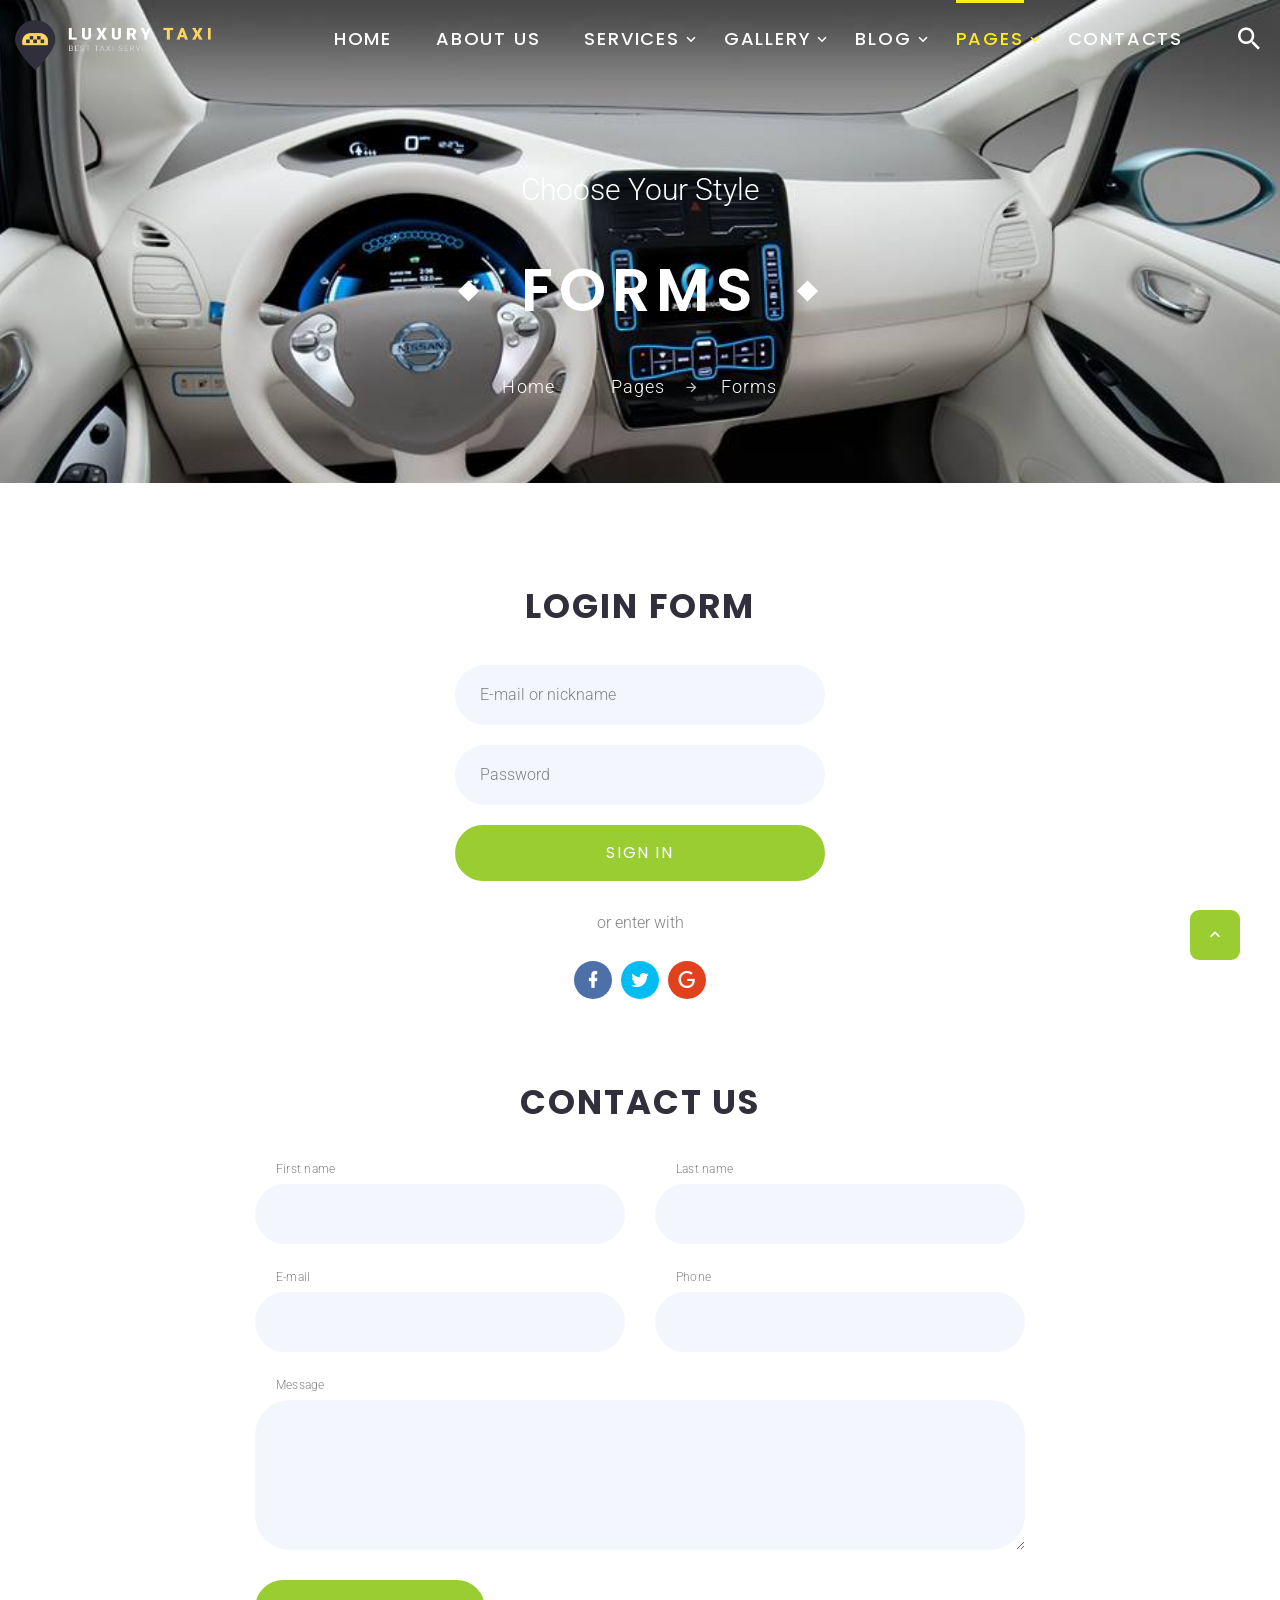
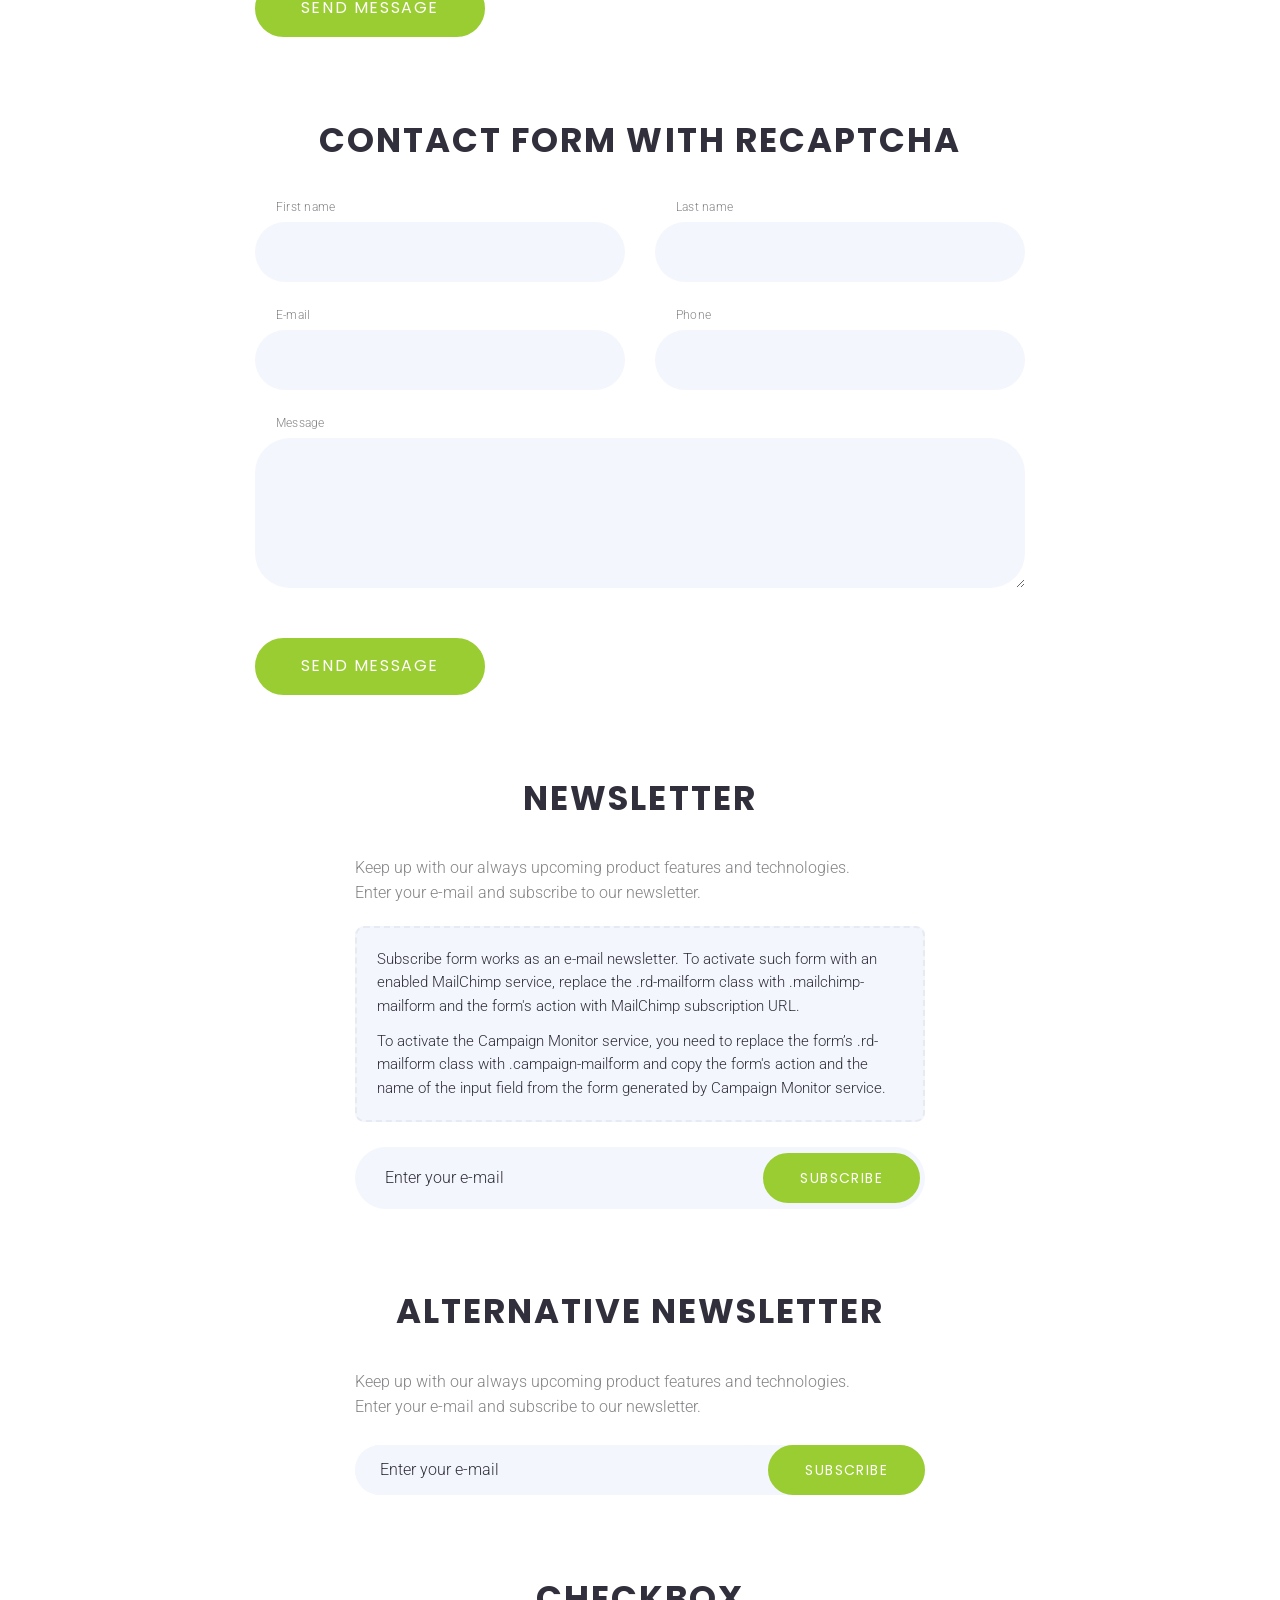
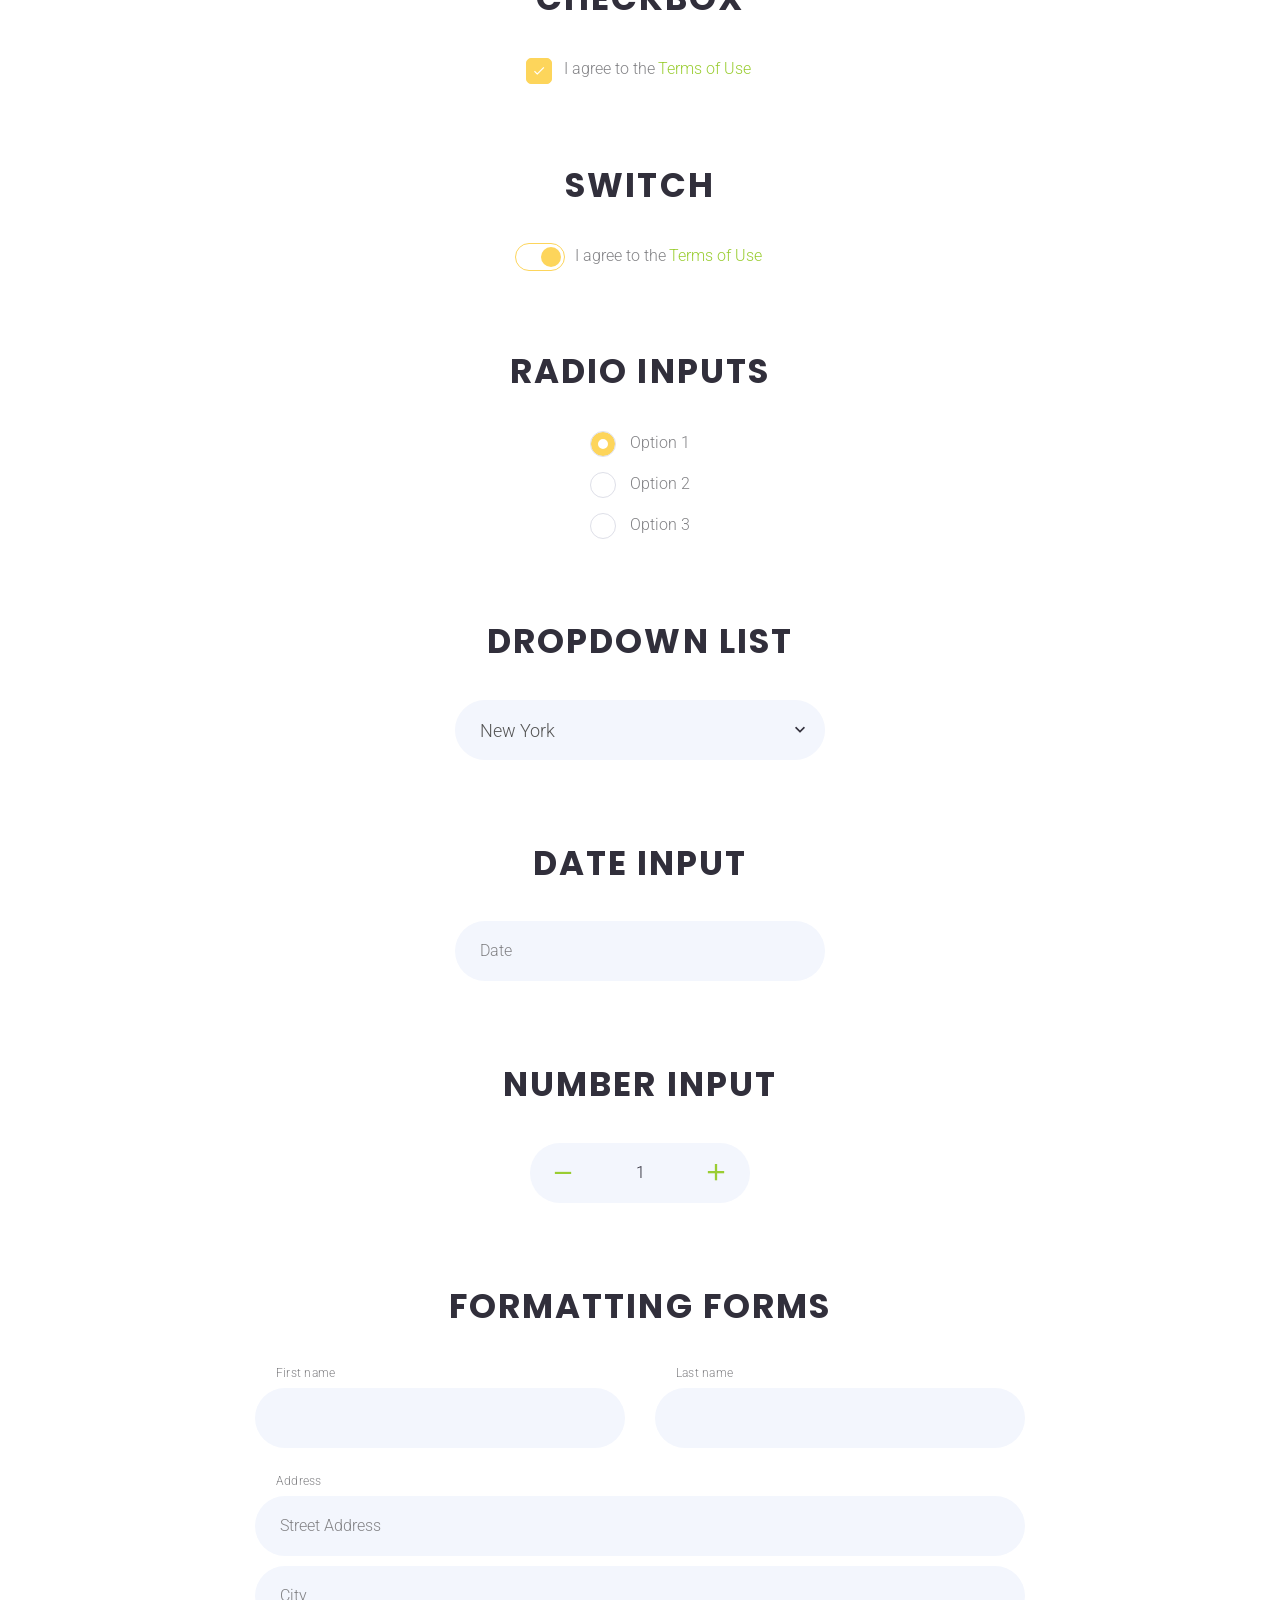
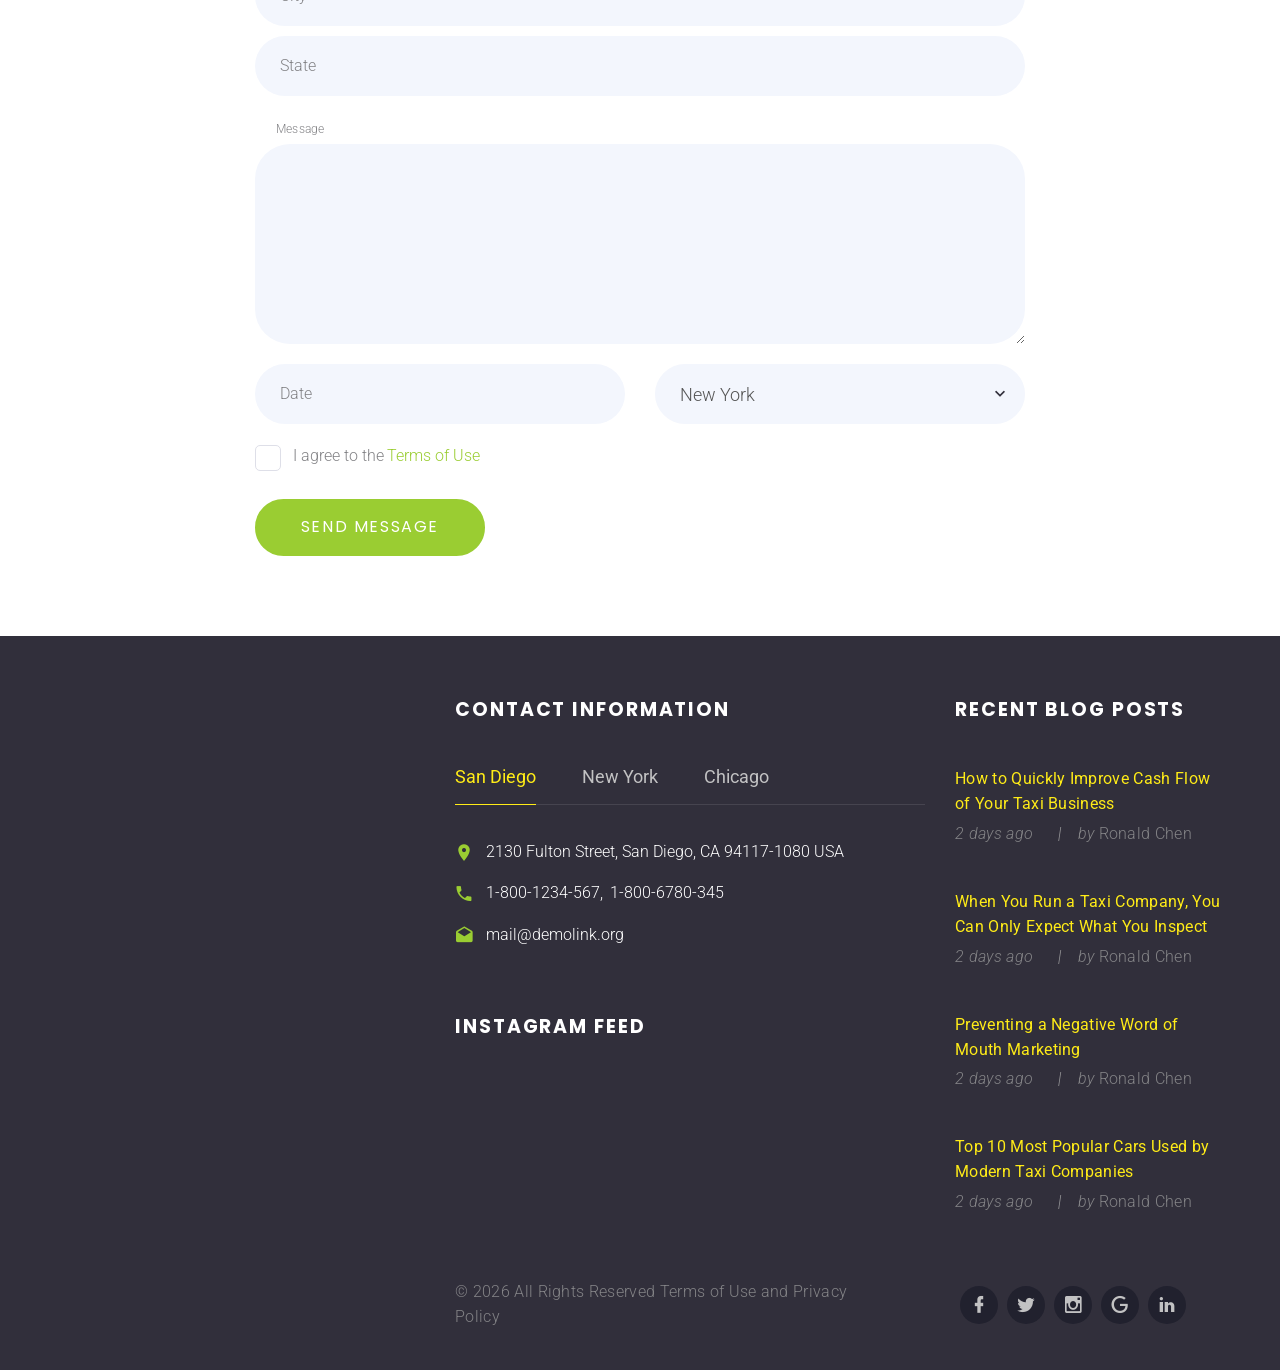
<file: template/site/forms.html>
<!DOCTYPE html>
<html class="wide wow-animation" lang="en">
  <head>
    <!-- Site Title-->
    <title>Forms</title>
    <meta name="format-detection" content="telephone=no">
    <meta name="viewport" content="width=device-width, height=device-height, initial-scale=1.0">
    <meta http-equiv="X-UA-Compatible" content="IE=edge">
    <meta charset="utf-8">
    <link rel="icon" href="images/favicon.ico" type="image/x-icon">
    <!-- Stylesheets -->
    <link rel="stylesheet" type="text/css" href="//fonts.googleapis.com/css?family=Poppins:200,400,500,600%7CRoboto:300,400,300italic,700%7CMontserrat:900">
    <link rel="stylesheet" href="css/bootstrap.css">
    <link rel="stylesheet" href="css/style.css">
    <link rel="stylesheet" href="css/mdi.css">
    <link rel="stylesheet" href="css/fl-bigmug-line.css">
		<!--[if lt IE 10]>
    <div style="background: #212121; padding: 10px 0; box-shadow: 3px 3px 5px 0 rgba(0,0,0,.3); clear: both; text-align:center; position: relative; z-index:1;"><a href="http://windows.microsoft.com/en-US/internet-explorer/"><img src="images/ie8-panel/warning_bar_0000_us.jpg" border="0" height="42" width="820" alt="You are using an outdated browser. For a faster, safer browsing experience, upgrade for free today."></a></div>
    <script src="js/html5shiv.min.js"></script>
		<![endif]--> 
  </head>
  <body>
    <!-- Page preloader-->
    <div class="page-loader">
      <div class="page-loader-body"> 
        <div class="preloader-wrapper big active"> 
          <div class="spinner-layer spinner-blue">
            <div class="circle-clipper left">
              <div class="circle"></div>
            </div>
            <div class="gap-patch">
              <div class="circle"> </div>
            </div>
            <div class="circle-clipper right">
              <div class="circle"></div>
            </div>
          </div>
          <div class="spinner-layer spinner-red">
            <div class="circle-clipper left">
              <div class="circle"></div>
            </div>
            <div class="gap-patch">
              <div class="circle"> </div>
            </div>
            <div class="circle-clipper right">
              <div class="circle"></div>
            </div>
          </div>
          <div class="spinner-layer spinner-yellow"> 
            <div class="circle-clipper left">
              <div class="circle"></div>
            </div>
            <div class="gap-patch">
              <div class="circle"></div>
            </div>
            <div class="circle-clipper right">
              <div class="circle"> </div>
            </div>
          </div>
          <div class="spinner-layer spinner-green"> 
            <div class="circle-clipper left">
              <div class="circle"></div>
            </div>
            <div class="gap-patch">
              <div class="circle"></div>
            </div>
            <div class="circle-clipper right">
              <div class="circle"></div>
            </div>
          </div>
        </div>
      </div>
    </div>
    <!-- Page-->
    <div class="page">
      <header class="section page-header bg-gray-darker breadcrumbs-custom-wrap breadcrumbs-background-01">
        <!-- RD Navbar-->
        <div class="rd-navbar-wrap rd-navbar-default">
          <nav class="rd-navbar" data-layout="rd-navbar-fixed" data-sm-layout="rd-navbar-fixed" data-md-layout="rd-navbar-fullwidth" data-md-device-layout="rd-navbar-fixed" data-lg-layout="rd-navbar-static" data-lg-device-layout="rd-navbar-static" data-md-stick-up-offset="2px" data-lg-stick-up-offset="2px" data-stick-up="true" data-sm-stick-up="true" data-md-stick-up="true" data-lg-stick-up="true">
            <div class="rd-navbar-inner">
              <!-- RD Navbar Panel-->
              <div class="rd-navbar-panel">
                <!-- RD Navbar Toggle-->
                <button class="rd-navbar-toggle" data-rd-navbar-toggle=".rd-navbar-nav-wrap"><span></span></button>
                <!-- RD Navbar Brand-->
                <div class="rd-navbar-brand"><a class="brand-name" href="index.html"><img class="logo-default" src="images/logo-default-128x52.png" alt="" width="128" height="52"/><img class="logo-inverse" src="images/logo-inverse-362x92.png" alt="" width="362" height="92"/></a></div>
              </div>
              <div class="rd-navbar-aside-right">
                <div class="rd-navbar-nav-wrap">
                  <!-- RD Navbar Nav-->
                  <ul class="rd-navbar-nav">
                    <li><a href="index.html">Home</a>
                    </li>
                    <li><a href="about-us.html">About Us</a>
                    </li>
                    <li><a href="#">Services</a>
                      <!-- RD Navbar Dropdown-->
                      <ul class="rd-navbar-dropdown">
                        <li><a href="services.html">Services</a>
                        </li>
                        <li><a href="single-service.html">Single Service</a>
                        </li>
                      </ul>
                    </li>
                    <li><a href="#">Gallery</a>
                      <!-- RD Navbar Dropdown-->
                      <ul class="rd-navbar-dropdown">
                        <li><a href="grid-album-gallery.html">Grid Album Gallery</a>
                        </li>
                        <li><a href="fullwidth-gallery-inside-title.html">Fullwidth Gallery Inside Title</a>
                        </li>
                        <li><a href="grid-gallery-outside-title.html">Grid Gallery Outside Title</a>
                        </li>
                        <li><a href="masonry-gallery-outside-title.html">Masonry Gallery Outside Title</a>
                        </li>
                      </ul>
                    </li>
                    <li><a href="#">Blog</a>
                      <!-- RD Navbar Dropdown-->
                      <ul class="rd-navbar-dropdown">
                        <li><a href="classic-blog.html">Classic Blog</a>
                        </li>
                        <li><a href="grid-blog.html">Grid Blog</a>
                        </li>
                        <li><a href="masonry-blog.html">Masonry Blog</a>
                        </li>
                        <li><a href="modern-blog.html">Modern Blog</a>
                        </li>
                        <li><a href="audio-post.html">Audio Post</a>
                        </li>
                        <li><a href="image-post.html">Image Post</a>
                        </li>
                        <li><a href="single-post.html">Single Post</a>
                        </li>
                        <li><a href="video-post.html">Video Post</a>
                        </li>
                      </ul>
                    </li>
                    <li class="active"><a href="#">Pages</a>
                      <!-- RD Navbar Megamenu-->
                      <ul class="rd-navbar-megamenu rd-navbar-megamenu-banner">
                        <li><img src="images/accordions-1-570x600.jpg" alt="" width="570" height="600"/>
                        </li>
                        <li>
                          <ul class="rd-megamenu-list">
                            <li><a href="404-page.html">404 Page</a></li>
                            <li><a href="503-page.html">503 Page</a></li>
                            <li><a href="careers.html">Careers</a></li>
                            <li><a href="single-job.html">Single Job</a></li>
                            <li><a href="coming-soon.html">Coming Soon</a></li>
                            <li><a href="pricing.html">Pricing</a></li>
                            <li><a href="tooltips.html">Tooltips</a></li>
                          </ul>
                        </li>
                        <li>
                          <ul class="rd-megamenu-list">
                            <li><a href="our-history.html">Our History</a></li>
                            <li><a href="login-page.html">Login Page</a></li>
                            <li><a href="registration-page.html">Registration Page</a></li>
                            <li><a href="search-results.html">Search Results</a></li>
                            <li><a href="under-construction.html">Under Construction</a></li>
                            <li><a href="privacy-policy.html">Privacy policy</a></li>
                          </ul>
                        </li>
                        <li>
                          <ul class="rd-megamenu-list">
                            <li><a href="accordions.html">Accordions</a></li>
                            <li><a href="countdown.html">Countdown</a></li>
                            <li><a href="forms.html">Forms</a></li>
                            <li><a href="grid-system.html">Grid System</a></li>
                            <li><a href="tables.html">Tables</a></li>
                            <li><a href="tabs.html">Tabs</a></li>
                            <li><a href="typography.html">Typography</a></li>
                            <li><a href="radials.html">Radials</a></li>
                          </ul>
                        </li>
                      </ul>
                    </li>
                    <li><a href="contacts.html">Contacts</a>
                    </li>
                  </ul>
                </div>
                <div class="rd-navbar-aside-right-inner">
                  <!-- RD Navbar Search-->
                  <div class="rd-navbar-search"><a class="rd-navbar-search-toggle" data-rd-navbar-toggle=".rd-navbar-search" href="#"><span></span></a>
                    <form class="rd-search" action="search-results.html" data-search-live="rd-search-results-live" method="GET">
                      <div class="form-wrap">
                        <label class="form-label form-label" for="rd-navbar-search-form-input">Search...</label>
                        <input class="rd-navbar-search-form-input form-input" id="rd-navbar-search-form-input" type="text" name="s" autocomplete="off"/>
                        <div class="rd-search-results-live" id="rd-search-results-live"></div>
                      </div>
                      <button class="rd-search-form-submit mdi mdi-magnify"></button>
                    </form>
                  </div>
                </div>
              </div>
            </div>
          </nav>
        </div>
        <!-- Breadcrumbs-->
        <section class="breadcrumbs-custom breadcrumbs-custom-svg">
          <div class="shell">
            <p class="breadcrumbs-custom-subtitle">Choose Your Style</p>
            <p class="heading-1 breadcrumbs-custom-title">Forms</p>
            <ul class="breadcrumbs-custom-path">
              <li><a href="index.html">Home</a></li>
              <li><a href="#">Pages</a></li>
              <li class="active">Forms</li>
            </ul>
          </div>
        </section>

      </header>
      <!-- Forms-->
      <section class="section section-lg bg-white text-center">
        <div class="shell">
          <h3>Login Form</h3>
          <div class="range range-xs-center">
            <div class="cell-sm-8 cell-md-6 cell-lg-4">
              <!-- RD Mailform-->
              <form class="rd-mailform">
                <div class="form-wrap form-wrap-validation">
                  <input class="form-input" id="forms-login-name" type="text" name="name" data-constraints="@Required">
                  <label class="form-label" for="forms-login-name">E-mail or nickname</label>
                </div>
                <div class="form-wrap form-wrap-validation">
                  <input class="form-input" id="forms-login-password" type="password" name="password" data-constraints="@Required">
                  <label class="form-label" for="forms-login-password">Password</label>
                </div>
                <div class="form-button">
                  <button class="button button-block button-secondary button-nina" type="submit">Sign In</button>
                </div>
              </form>
            </div>
          </div>
          <p class="offset-custom-1 text-gray-light">or enter with</p>
          <div class="group-xs group-middle"><a class="icon icon-md-smaller icon-circle icon-filled mdi mdi-facebook" href="#"></a><a class="icon icon-md-smaller icon-circle icon-filled mdi mdi-twitter" href="#"></a><a class="icon icon-md-smaller icon-circle icon-filled mdi mdi-google" href="#"></a></div>
        </div>
      </section>

      <!-- Contact us-->
      <section class="section section-lg bg-white text-center">
        <div class="shell">
          <div class="range range-xs-center">
            <div class="cell-sm-10 cell-lg-8">
              <h3>Contact us</h3>
              <!-- RD Mailform-->
              <form class="rd-mailform" data-form-output="form-output-global" data-form-type="contact" method="post" action="bat/rd-mailform.php">
                <div class="range range-20">
                  <div class="cell-sm-6">
                    <div class="form-wrap form-wrap-validation">
                      <label class="form-label-outside" for="form-1-name">First name</label>
                      <input class="form-input" id="form-1-name" type="text" name="name" data-constraints="@Required"/>
                    </div>
                  </div>
                  <div class="cell-sm-6">
                    <div class="form-wrap form-wrap-validation">
                      <label class="form-label-outside" for="form-1-last-name">Last name</label>
                      <input class="form-input" id="form-1-last-name" type="text" name="last-name" data-constraints="@Required"/>
                    </div>
                  </div>
                  <div class="cell-sm-6">
                    <div class="form-wrap form-wrap-validation">
                      <label class="form-label-outside" for="form-1-email">E-mail</label>
                      <input class="form-input" id="form-1-email" type="email" name="email" data-constraints="@Email @Required"/>
                    </div>
                  </div>
                  <div class="cell-sm-6">
                    <div class="form-wrap form-wrap-validation">
                      <label class="form-label-outside" for="form-1-phone">Phone</label>
                      <input class="form-input" id="form-1-phone" type="text" name="phone" data-constraints="@Numeric @Required"/>
                    </div>
                  </div>
                  <div class="cell-xs-12">
                    <div class="form-wrap form-wrap-validation">
                      <label class="form-label-outside" for="form-1-message">Message</label>
                      <textarea class="form-input" id="form-1-message" name="message" data-constraints="@Required"></textarea>
                    </div>
                  </div>
                  <div class="cell-xs-12 offset-custom-1">
                    <div class="form-button">
                      <button class="button button-secondary button-nina" type="submit">send message</button>
                    </div>
                  </div>
                </div>
              </form>
            </div>
          </div>
        </div>
      </section>

      <!-- Contact us-->
      <section class="section section-lg bg-white text-center">
        <div class="shell">
          <div class="range range-xs-center">
            <div class="cell-sm-10 cell-lg-8">
              <h3>Contact Form with ReCaptcha</h3>
              <!-- RD Mailform-->
              <form class="rd-mailform" data-form-output="form-output-global" data-form-type="contact" method="post" action="bat/rd-mailform.php">
                <div class="range range-20">
                  <div class="cell-sm-6">
                    <div class="form-wrap form-wrap-validation">
                      <label class="form-label-outside" for="form-2-name">First name</label>
                      <input class="form-input" id="form-2-name" type="text" name="name" data-constraints="@Required"/>
                    </div>
                  </div>
                  <div class="cell-sm-6">
                    <div class="form-wrap form-wrap-validation">
                      <label class="form-label-outside" for="form-2-last-name">Last name</label>
                      <input class="form-input" id="form-2-last-name" type="text" name="last-name" data-constraints="@Required"/>
                    </div>
                  </div>
                  <div class="cell-sm-6">
                    <div class="form-wrap form-wrap-validation">
                      <label class="form-label-outside" for="form-2-email">E-mail</label>
                      <input class="form-input" id="form-2-email" type="email" name="email" data-constraints="@Email @Required"/>
                    </div>
                  </div>
                  <div class="cell-sm-6">
                    <div class="form-wrap form-wrap-validation">
                      <label class="form-label-outside" for="form-2-phone">Phone</label>
                      <input class="form-input" id="form-2-phone" type="text" name="phone" data-constraints="@Numeric @Required"/>
                    </div>
                  </div>
                  <div class="cell-xs-12">
                    <div class="form-wrap form-wrap-validation">
                      <label class="form-label-outside" for="form-2-message">Message</label>
                      <textarea class="form-input" id="form-2-message" name="message" data-constraints="@Required"></textarea>
                    </div>
                  </div>
                  <div class="cell-md-12">
                    <!-- Google captcha-->
                    <div class="form-wrap form-validation-left text-left">
                      <div class="recaptcha" id="captcha1" data-sitekey="6LfZlSETAAAAAC5VW4R4tQP8Am_to4bM3dddxkEt"></div>
                    </div>
                  </div>
                  <div class="cell-xs-12 offset-custom-1">
                    <div class="form-button">
                      <button class="button button-secondary button-nina" type="submit">send message</button>
                    </div>
                  </div>
                </div>
              </form>
            </div>
          </div>
        </div>
      </section>

      <!-- NewsLetter-->
      <section class="section section-lg bg-white">
        <div class="shell">
          <h3 class="text-center">NewsLetter</h3>
          <div class="range range-sm-center">
            <div class="cell-sm-8 cell-lg-6">
              <div class="text-gray-light">
                <p>Keep up with our always upcoming product features and technologies.</p>
                <p class="offset-top-0">Enter your e-mail and subscribe to our newsletter.</p>
              </div>
              <article class="inline-message">
                <p>Subscribe form works as an e-mail newsletter. To activate such form with an enabled MailChimp service, replace the .rd-mailform class with .mailchimp-mailform and the form's action with MailChimp subscription URL.</p>
                <p>To activate the Campaign Monitor service, you need to replace the form’s .rd-mailform class with .campaign-mailform and copy the form's action and the name of the input field from the form generated by Campaign Monitor service.</p>
              </article>
              <!-- RD Mailform: Subscribe-->
              <form class="rd-mailform rd-mailform-inline rd-mailform-sm rd-mailform-inline-modern" data-form-output="form-output-global" data-form-type="subscribe" method="post" action="bat/rd-mailform.php">
                <div class="rd-mailform-inline-inner">
                  <div class="form-wrap">
                    <input class="form-input" type="email" name="email" data-constraints="@Email @Required" id="subscribe-form-email-1"/>
                    <label class="form-label" for="subscribe-form-email-1">Enter your e-mail</label>
                  </div>
                  <button class="button form-button button-sm button-secondary button-nina" type="submit">Subscribe</button>
                </div>
              </form>
            </div>
          </div>
        </div>
      </section>

      <!-- Alternative Newsletter-->
      <section class="section section-lg bg-white">
        <div class="shell">
          <h3 class="text-center">Alternative Newsletter</h3>
          <div class="range range-sm-center">
            <div class="cell-sm-8 cell-lg-6">
              <div class="text-gray-light">
                <p>Keep up with our always upcoming product features and technologies.</p>
                <p class="offset-top-0">Enter your e-mail and subscribe to our newsletter.</p>
              </div>
              <!-- RD Mailform: Subscribe-->
              <form class="rd-mailform rd-mailform-inline rd-mailform-sm" data-form-output="form-output-global" data-form-type="subscribe" method="post" action="bat/rd-mailform.php">
                <div class="rd-mailform-inline-inner">
                  <div class="form-wrap">
                    <input class="form-input" type="email" name="email" data-constraints="@Email @Required" id="subscribe-form-email-2"/>
                    <label class="form-label" for="subscribe-form-email-2">Enter your e-mail</label>
                  </div>
                  <button class="button form-button button-sm button-secondary button-nina" type="submit">Subscribe</button>
                </div>
              </form>
            </div>
          </div>
        </div>
      </section>

      <!-- Checkbox-->
      <section class="section section-lg bg-white text-center">
        <div class="shell">
          <h3>Checkbox</h3>
          <div class="range range-sm-center">
            <div class="cell-sm-8 cell-lg-6">
              <div class="form-wrap">
                <label class="checkbox-inline">
                  <input type="checkbox" checked="" name="check-1">I agree to the<a href="privacy-policy.html">Terms of Use</a>
                </label>
              </div>
            </div>
          </div>
        </div>
      </section>

      <!-- Switch-->
      <section class="section section-lg bg-white text-center">
        <div class="shell">
          <h3>Switch</h3>
          <div class="range range-sm-center">
            <div class="cell-sm-8 cell-lg-6">
              <div class="form-wrap">
                <label class="checkbox-inline checkbox-material">
                  <input type="checkbox" checked="" name="check-1">I agree to the<a href="privacy-policy.html">Terms of Use</a>
                </label>
              </div>
            </div>
          </div>
        </div>
      </section>

      <!-- Radio inputs-->
      <section class="section section-lg bg-white text-center">
        <div class="shell">
          <h3>Radio inputs</h3>
          <div class="range range-sm-center">
            <div class="cell-sm-8 cell-lg-6">
              <div class="form-wrap">
                <ul class="radio-group">
                  <li>
                    <label class="radio-inline">
                      <input type="radio" name="radio-group" checked="">Option 1
                    </label>
                  </li>
                  <li>
                    <label class="radio-inline">
                      <input type="radio" name="radio-group">Option 2
                    </label>
                  </li>
                  <li>
                    <label class="radio-inline">
                      <input type="radio" name="radio-group">Option 3
                    </label>
                  </li>
                </ul>
              </div>
            </div>
          </div>
        </div>
      </section>

      <!-- Dropdown list-->
      <section class="section section-lg bg-white text-center">
        <div class="shell">
          <h3>Dropdown list</h3>
          <div class="range range-sm-center">
            <div class="cell-sm-8 cell-lg-6">
              <div class="form-wrap box-width-1">
                <!-- Select 2-->
                <select class="form-control select-filter" data-placeholder="All" data-minimum-results-for-search="Infinity" data-constraints="@Selected" name="city">
                  <option label=" "> </option>
                  <option value="1" selected="">New York</option>
                  <option value="2">Chicago</option>
                  <option value="3">San Francisco</option>
                </select>
              </div>
            </div>
          </div>
        </div>
      </section>

      <!-- Date input-->
      <section class="section section-lg bg-white text-center">
        <div class="shell">
          <h3>Date input</h3>
          <div class="range range-sm-center">
            <div class="cell-sm-8 cell-lg-6">
              <div class="form-wrap box-width-1">
                <input class="form-input" id="form-element-date" data-time-picker="date" name="date">
                <label class="form-label" for="form-element-date">Date</label>
              </div>
            </div>
          </div>
        </div>
      </section>

      <!-- Number input-->
      <section class="section section-lg bg-white text-center">
        <div class="shell">
          <h3>Number input</h3>
          <div class="range range-sm-center">
            <div class="cell-sm-8 cell-lg-6">
              <div class="form-wrap box-width-1">
                <input class="form-input input-append" id="form-element-stepper" type="number" min="0" max="300" value="1">
              </div>
            </div>
          </div>
        </div>
      </section>

      <!-- Formatting forms-->
      <section class="section section-lg bg-white text-center">
        <div class="shell">
          <div class="range range-xs-center">
            <div class="cell-sm-10 cell-lg-8">
              <h3>Formatting forms</h3>
              <!-- RD Mailform-->
              <form class="rd-mailform text-left" data-form-output="form-output-global" data-form-type="contact" method="post" action="bat/rd-mailform.php">
                <div class="range range-20">
                  <div class="cell-sm-6">
                    <div class="form-wrap form-wrap-validation">
                      <label class="form-label-outside" for="forms-3-name">First name</label>
                      <input class="form-input" id="forms-3-name" type="text" name="name" data-constraints="@Required">
                    </div>
                  </div>
                  <div class="cell-sm-6">
                    <div class="form-wrap form-wrap-validation">
                      <label class="form-label-outside" for="forms-3-last-name">Last name</label>
                      <input class="form-input" id="forms-3-last-name" type="text" name="last-name" data-constraints="@Required">
                    </div>
                  </div>
                  <div class="cell-xs-12">
                    <label class="form-label-outside">Address</label>
                    <div class="form-wrap form-wrap-inline">
                      <input class="form-input" id="forms-3-street-address" type="text" name="street-address">
                      <label class="form-label" for="forms-3-street-address">Street Address</label>
                    </div>
                    <div class="form-wrap form-wrap-inline">
                      <input class="form-input" id="forms-3-city" type="text" name="city">
                      <label class="form-label" for="forms-3-city">City</label>
                    </div>
                    <div class="form-wrap form-wrap-inline">
                      <input class="form-input" id="forms-3-state" type="text" name="state">
                      <label class="form-label" for="forms-3-state">State</label>
                    </div>
                  </div>
                  <div class="cell-sm-12">
                    <div class="form-wrap form-wrap-validation">
                      <label class="form-label-outside" for="forms-3-message">Message</label>
                      <textarea class="form-input form-input-lg" id="forms-3-message" name="message" data-constraints="@Required"></textarea>
                    </div>
                  </div>
                  <div class="cell-sm-6">
                    <div class="form-wrap">
                      <input class="form-input" id="forms-3-date" data-time-picker="date">
                      <label class="form-label" for="form-element-date">Date</label>
                    </div>
                  </div>
                  <div class="cell-sm-6">
                    <div class="form-wrap">
                      <!-- Select 2-->
                      <select class="form-control select-filter" data-placeholder="All" data-minimum-results-for-search="Infinity" data-constraints="@Required" name="city">
                        <option value="1">New York</option>
                        <option value="2">Chicago</option>
                        <option value="3">San Francisco</option>
                      </select>
                    </div>
                  </div>
                  <div class="cell-xs-12">
                    <div class="form-wrap">
                      <label class="checkbox-inline">
                        <input type="checkbox" name="check-1">I agree to the<a href="privacy-policy.html">Terms of Use</a>
                      </label>
                    </div>
                  </div>
                  <div class="cell-md-12 offset-custom-1">
                    <div class="form-button">
                      <button class="button button-secondary button-nina" type="submit">send message</button>
                    </div>
                  </div>
                </div>
              </form>
            </div>
          </div>
        </div>
      </section>

      <!-- Page Footer-->
      <!-- Footer Extended-->
      <footer class="section page-footer page-footer-extended text-center text-md-left bg-gray-darker">
        <div class="rd-google-map-wrap">
          <div class="rd-google-map rd-google-map-novi rd-google-map__model" data-zoom="15" data-y="40.643180" data-x="-73.9874068" data-styles="[ { &quot;featureType&quot;: &quot;all&quot;, &quot;elementType&quot;: &quot;labels.text.fill&quot;, &quot;stylers&quot;: [ { &quot;saturation&quot;: 36 }, { &quot;color&quot;: &quot;#000000&quot; }, { &quot;lightness&quot;: 40 } ] }, { &quot;featureType&quot;: &quot;all&quot;, &quot;elementType&quot;: &quot;labels.text.stroke&quot;, &quot;stylers&quot;: [ { &quot;visibility&quot;: &quot;on&quot; }, { &quot;color&quot;: &quot;#000000&quot; }, { &quot;lightness&quot;: 16 } ] }, { &quot;featureType&quot;: &quot;all&quot;, &quot;elementType&quot;: &quot;labels.icon&quot;, &quot;stylers&quot;: [ { &quot;visibility&quot;: &quot;off&quot; } ] }, { &quot;featureType&quot;: &quot;administrative&quot;, &quot;elementType&quot;: &quot;geometry.fill&quot;, &quot;stylers&quot;: [ { &quot;color&quot;: &quot;#000000&quot; }, { &quot;lightness&quot;: 20 } ] }, { &quot;featureType&quot;: &quot;administrative&quot;, &quot;elementType&quot;: &quot;geometry.stroke&quot;, &quot;stylers&quot;: [ { &quot;color&quot;: &quot;#000000&quot; }, { &quot;lightness&quot;: 17 }, { &quot;weight&quot;: 1.2 } ] }, { &quot;featureType&quot;: &quot;landscape&quot;, &quot;elementType&quot;: &quot;geometry&quot;, &quot;stylers&quot;: [ { &quot;color&quot;: &quot;#000000&quot; }, { &quot;lightness&quot;: 20 } ] }, { &quot;featureType&quot;: &quot;poi&quot;, &quot;elementType&quot;: &quot;geometry&quot;, &quot;stylers&quot;: [ { &quot;color&quot;: &quot;#000000&quot; }, { &quot;lightness&quot;: 21 } ] }, { &quot;featureType&quot;: &quot;road.highway&quot;, &quot;elementType&quot;: &quot;geometry.fill&quot;, &quot;stylers&quot;: [ { &quot;color&quot;: &quot;#000000&quot; }, { &quot;lightness&quot;: 17 } ] }, { &quot;featureType&quot;: &quot;road.highway&quot;, &quot;elementType&quot;: &quot;geometry.stroke&quot;, &quot;stylers&quot;: [ { &quot;color&quot;: &quot;#000000&quot; }, { &quot;lightness&quot;: 29 }, { &quot;weight&quot;: 0.2 } ] }, { &quot;featureType&quot;: &quot;road.arterial&quot;, &quot;elementType&quot;: &quot;geometry&quot;, &quot;stylers&quot;: [ { &quot;color&quot;: &quot;#000000&quot; }, { &quot;lightness&quot;: 18 } ] }, { &quot;featureType&quot;: &quot;road.local&quot;, &quot;elementType&quot;: &quot;geometry&quot;, &quot;stylers&quot;: [ { &quot;color&quot;: &quot;#000000&quot; }, { &quot;lightness&quot;: 16 } ] }, { &quot;featureType&quot;: &quot;transit&quot;, &quot;elementType&quot;: &quot;geometry&quot;, &quot;stylers&quot;: [ { &quot;color&quot;: &quot;#000000&quot; }, { &quot;lightness&quot;: 19 } ] }, { &quot;featureType&quot;: &quot;water&quot;, &quot;elementType&quot;: &quot;geometry&quot;, &quot;stylers&quot;: [ { &quot;color&quot;: &quot;#000000&quot; }, { &quot;lightness&quot;: 17 } ] } ]">
            <ul class="map_locations">
              <li data-y="40.643180" data-x="-73.9874068">
                <p>9870 St Vincent Place, Glasgow, DC 45 Fr 45.</p>
              </li>
            </ul>
          </div>
        </div>
        <div class="shell shell-wide">
          <div class="range range-xs-center range-md-justify range-lg-right range-135">
            <div class="cell-sm-8 cell-md-6 cell-lg-5">
              <div class="contact-info-wrap">
                <h6>contact information </h6>
                <div class="tabs-custom tabs-horizontal tabs-line tabs-line-small" id="tabs-21"> 
                  <!-- Nav tabs-->
                  <ul class="nav nav-tabs">
                    <li class="active"><a href="#tabs-extended-2-1" data-toggle="tab">San Diego</a></li>
                    <li><a href="#tabs-extended-2-2" data-toggle="tab">New York</a></li>
                    <li><a href="#tabs-extended-2-3" data-toggle="tab">Chicago</a></li>
                  </ul>
                  <!-- Tab panes-->
                  <div class="tab-content">
                    <div class="tab-pane fade in active" id="tabs-extended-2-1">
                      <ul class="list-xs list-darker">
                        <li class="box-inline"><span class="icon icon-md-smaller icon-primary mdi mdi-map-marker"></span>
                          <div><a href="#">2130 Fulton Street, San Diego, CA 94117-1080 USA</a></div>
                        </li>
                        <li class="box-inline"><span class="icon icon-md-smaller icon-primary mdi mdi-phone"></span>
                          <ul class="list-comma">
                            <li><a href="callto:#">1-800-1234-567</a></li>
                            <li><a href="callto:#">1-800-6780-345</a></li>
                          </ul>
                        </li>
                        <li class="box-inline"><span class="icon icon-md-smaller icon-primary mdi mdi-email-open"></span><a href="mailto:#">mail@demolink.org</a></li>
                      </ul>
                    </div>
                    <div class="tab-pane fade" id="tabs-extended-2-2">
                      <ul class="list-xs list-darker">
                        <li class="box-inline"><span class="icon icon-md-smaller icon-primary mdi mdi-map-marker"></span><a href="#">2130 Fulton Street, New York, NY 94117-1080 USA</a></li>
                        <li class="box-inline"><span class="icon icon-md-smaller icon-primary mdi mdi-phone"></span>
                          <ul class="list-comma">
                            <li><a href="callto:#">1-800-0987-654</a></li>
                            <li><a href="callto:#">1-800-0987-654</a></li>
                          </ul>
                        </li>
                        <li class="box-inline"><span class="icon icon-md-smaller icon-primary mdi mdi-email-open"></span><a href="mailto:#">newyork@demolink.org</a></li>
                      </ul>
                    </div>
                    <div class="tab-pane fade" id="tabs-extended-2-3">
                      <ul class="list-xs list-darker">
                        <li class="box-inline"><span class="icon icon-md-smaller icon-primary mdi mdi-map-marker"></span><a href="#">2130 Fulton Street, Chicago, IL 94117-1080 USA</a></li>
                        <li class="box-inline"><span class="icon icon-md-smaller icon-primary mdi mdi-phone"></span>
                          <ul class="list-comma">
                            <li><a href="callto:#">1-800-6543-765</a></li>
                            <li><a href="callto:#">1-800-3434-876</a></li>
                          </ul>
                        </li>
                        <li class="box-inline"><span class="icon icon-md-smaller icon-primary mdi mdi-email-open"></span><a href="mailto:#">chicago@demolink.org</a></li>
                      </ul>
                    </div>
                  </div>
                </div>
                <h6>Instagram feed</h6>
                <div class="instafeed text-center" data-instafeed-tagname="bTaxiTM" data-instafeed-get="tagged" data-instafeed-sort="least-liked" data-lightgallery="group">
                  <div class="range range-narrow range-10">
                    <div class="cell-xs-3 cell-xxs-4" data-instafeed-item="">
                      <div class="thumbnail-instafeed thumbnail-instafeed-minimal"> <a class="instagram-link" data-lightgallery="group-item" href="#" data-images-standard_resolution-url="href"><img class="instagram-image" src="images/_blank.png" alt="" data-images-standard_resolution-url="src"/></a>
                        <div class="caption"> 
                          <ul class="list-inline">
                            <li><span class="icon mdi mdi-heart"></span><span data-likes-count="text"></span></li>
                            <li><span class="icon mdi mdi-comment"></span><span data-comments-count="text"></span></li>
                          </ul>
                        </div>
                      </div>
                    </div>
                    <div class="cell-xs-3 cell-xxs-4" data-instafeed-item="">
                      <div class="thumbnail-instafeed thumbnail-instafeed-minimal"> <a class="instagram-link" data-lightgallery="group-item" href="#" data-images-standard_resolution-url="href"><img class="instagram-image" src="images/_blank.png" alt="" data-images-standard_resolution-url="src"/></a>
                        <div class="caption"> 
                          <ul class="list-inline">
                            <li><span class="icon mdi mdi-heart"></span><span data-likes-count="text"></span></li>
                            <li><span class="icon mdi mdi-comment"></span><span data-comments-count="text"></span></li>
                          </ul>
                        </div>
                      </div>
                    </div>
                    <div class="cell-xs-3 cell-xxs-4" data-instafeed-item="">
                      <div class="thumbnail-instafeed thumbnail-instafeed-minimal"> <a class="instagram-link" data-lightgallery="group-item" href="#" data-images-standard_resolution-url="href"><img class="instagram-image" src="images/_blank.png" alt="" data-images-standard_resolution-url="src"/></a>
                        <div class="caption"> 
                          <ul class="list-inline">
                            <li><span class="icon mdi mdi-heart"></span><span data-likes-count="text"></span></li>
                            <li><span class="icon mdi mdi-comment"></span><span data-comments-count="text"></span></li>
                          </ul>
                        </div>
                      </div>
                    </div>
                    <div class="cell-xs-3 cell-xxs-4" data-instafeed-item="">
                      <div class="thumbnail-instafeed thumbnail-instafeed-minimal"> <a class="instagram-link" data-lightgallery="group-item" href="#" data-images-standard_resolution-url="href"><img class="instagram-image" src="images/_blank.png" alt="" data-images-standard_resolution-url="src"/></a>
                        <div class="caption"> 
                          <ul class="list-inline">
                            <li><span class="icon mdi mdi-heart"></span><span data-likes-count="text"></span></li>
                            <li><span class="icon mdi mdi-comment"></span><span data-comments-count="text"></span></li>
                          </ul>
                        </div>
                      </div>
                    </div>
                  </div>
                </div>
              </div>
            </div>
            <div class="cell-sm-8 cell-md-5 cell-lg-3">
              <h6>recent blog posts</h6>
              <div class="blog-inline-wrap">
                <!-- Blog Inline-->
                <article class="blog-inline">
                  <div class="blog-inline-title"><a href="single-post.html">How to Quickly Improve Cash Flow of Your Taxi Business</a></div>
                  <ul class="blog-inline-meta">
                    <li><a href="single-post.html"> 2 days ago</a></li>
                    <li>
                      by&nbsp;<a class="text-normal" href="single-post.html">Ronald Chen</a></li>
                  </ul>
                </article>
                <!-- Blog Inline-->
                <article class="blog-inline">
                  <div class="blog-inline-title"><a href="single-post.html">When You Run a Taxi Company, You Can Only Expect What You Inspect</a></div>
                  <ul class="blog-inline-meta">
                    <li><a href="single-post.html"> 2 days ago</a></li>
                    <li>
                      by&nbsp;<a class="text-normal" href="single-post.html">Ronald Chen</a></li>
                  </ul>
                </article>
                <!-- Blog Inline-->
                <article class="blog-inline">
                  <div class="blog-inline-title"><a href="single-post.html">Preventing a Negative Word of Mouth Marketing</a></div>
                  <ul class="blog-inline-meta">
                    <li><a href="single-post.html"> 2 days ago</a></li>
                    <li>
                      by&nbsp;<a class="text-normal" href="single-post.html">Ronald Chen</a></li>
                  </ul>
                </article>
                <!-- Blog Inline-->
                <article class="blog-inline">
                  <div class="blog-inline-title"><a href="single-post.html">Top 10 Most Popular Cars Used by Modern Taxi Companies</a></div>
                  <ul class="blog-inline-meta">
                    <li><a href="single-post.html"> 2 days ago</a></li>
                    <li>
                      by&nbsp;<a class="text-normal" href="single-post.html">Ronald Chen</a></li>
                  </ul>
                </article>
              </div>
            </div>
            <div class="cell-lg-8">
              <div class="range range-md-reverse range-xs-center range-md-middle range-135 range-lg-left">
                <div class="cell-sm-10 cell-md-5 cell-lg-5 cell-xl-5 text-center">
                  <ul class="group-xs group-middle social-icons-list">
                    <li><a class="icon icon-md-smaller icon-circle icon-secondary-5-filled mdi mdi-facebook" href="#"></a></li>
                    <li><a class="icon icon-md-smaller icon-circle icon-secondary-5-filled mdi mdi-twitter" href="#"></a></li>
                    <li><a class="icon icon-md-smaller icon-circle icon-secondary-5-filled mdi mdi-instagram" href="#"></a></li>
                    <li><a class="icon icon-md-smaller icon-circle icon-secondary-5-filled mdi mdi-google" href="#"></a></li>
                    <li><a class="icon icon-md-smaller icon-circle icon-secondary-5-filled mdi mdi-linkedin" href="#"></a></li>
                  </ul>
                </div>
                <div class="cell-sm-10 cell-md-7 cell-lg-7 cell-xl-6">
                  <p class="right">&#169;&nbsp;<span class="copyright-year"></span> All Rights Reserved&nbsp;<a href="#">Terms of Use</a>&nbsp;and&nbsp;<a href="privacy-policy.html">Privacy Policy</a></p>
                </div>
              </div>
            </div>
          </div>
        </div>
      </footer>
    </div>
    <!-- PANEL-->
    <!-- END PANEL-->
    <!-- Global Mailform Output-->
    <div class="snackbars" id="form-output-global"></div>
    <!-- Javascript-->
    <script src="js/core.min.js"></script>
    <script src="js/script.js"></script>
  </body>
</html>
</file>
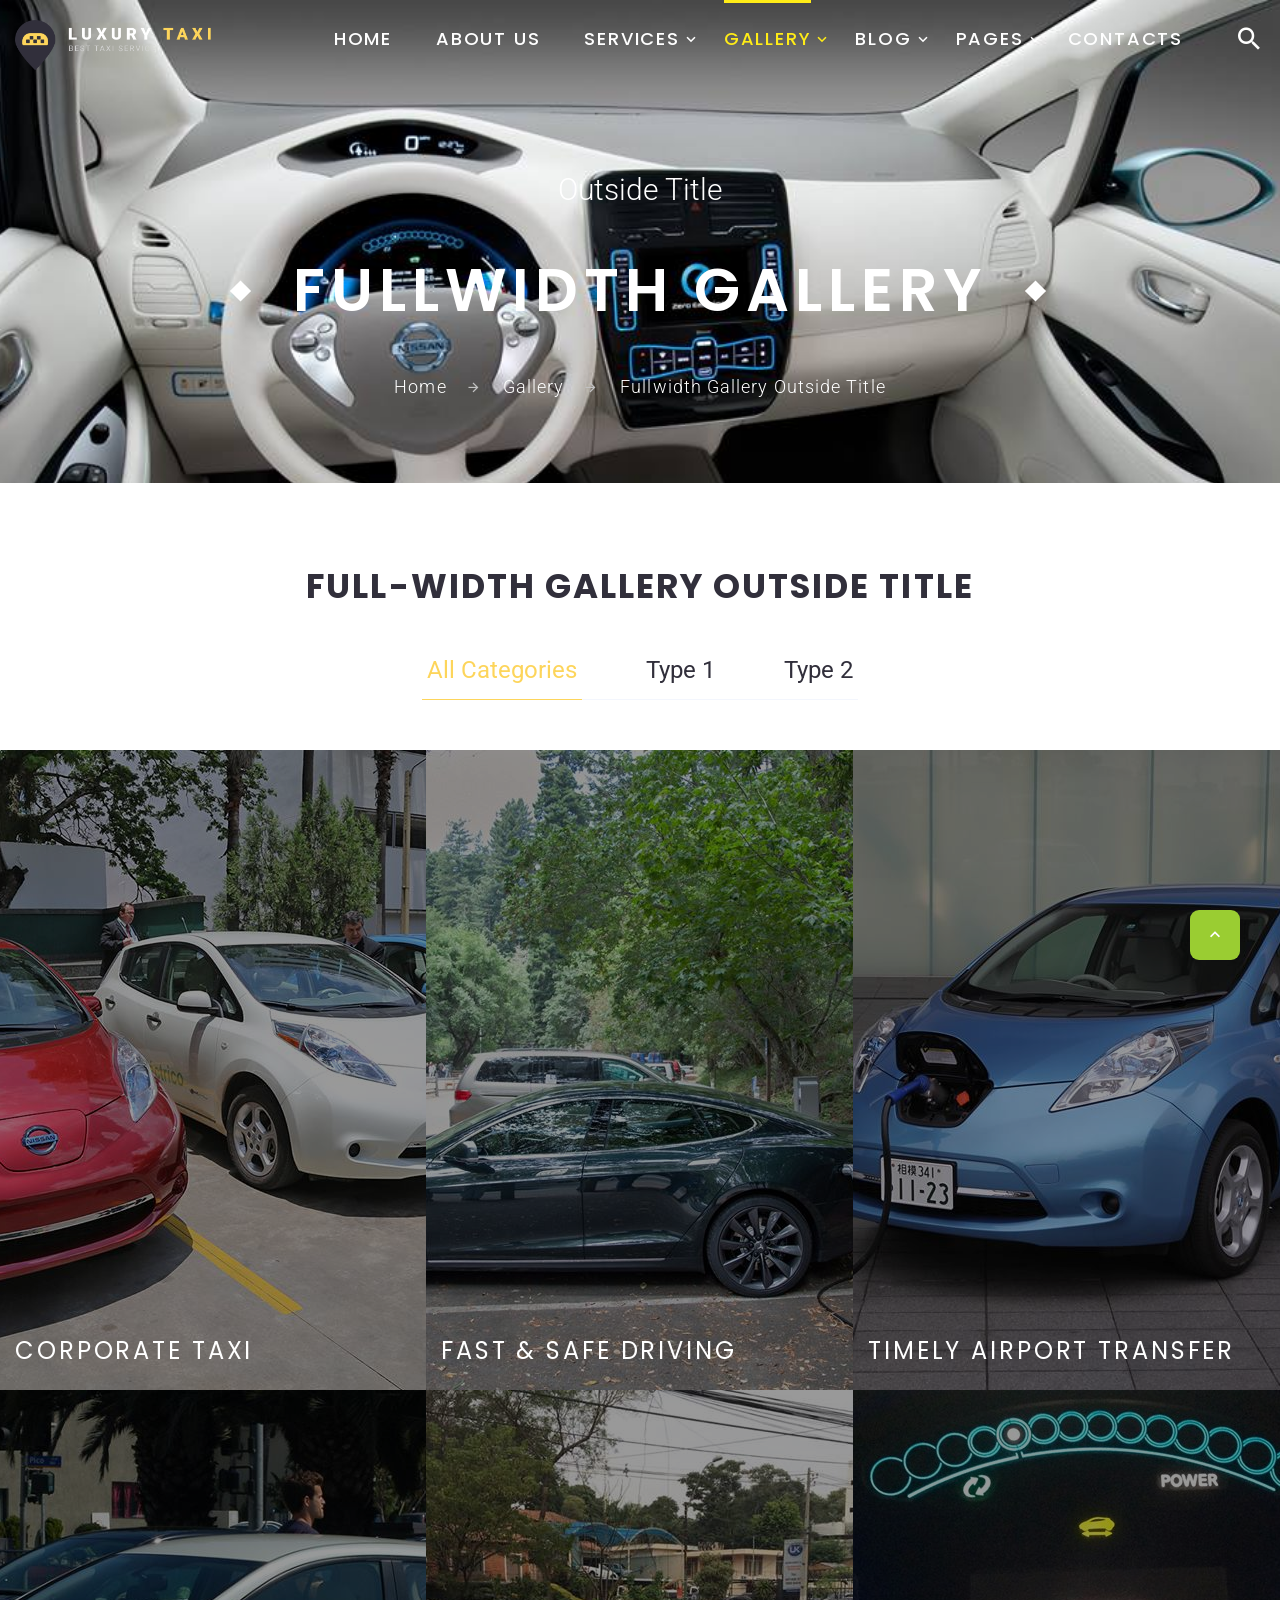
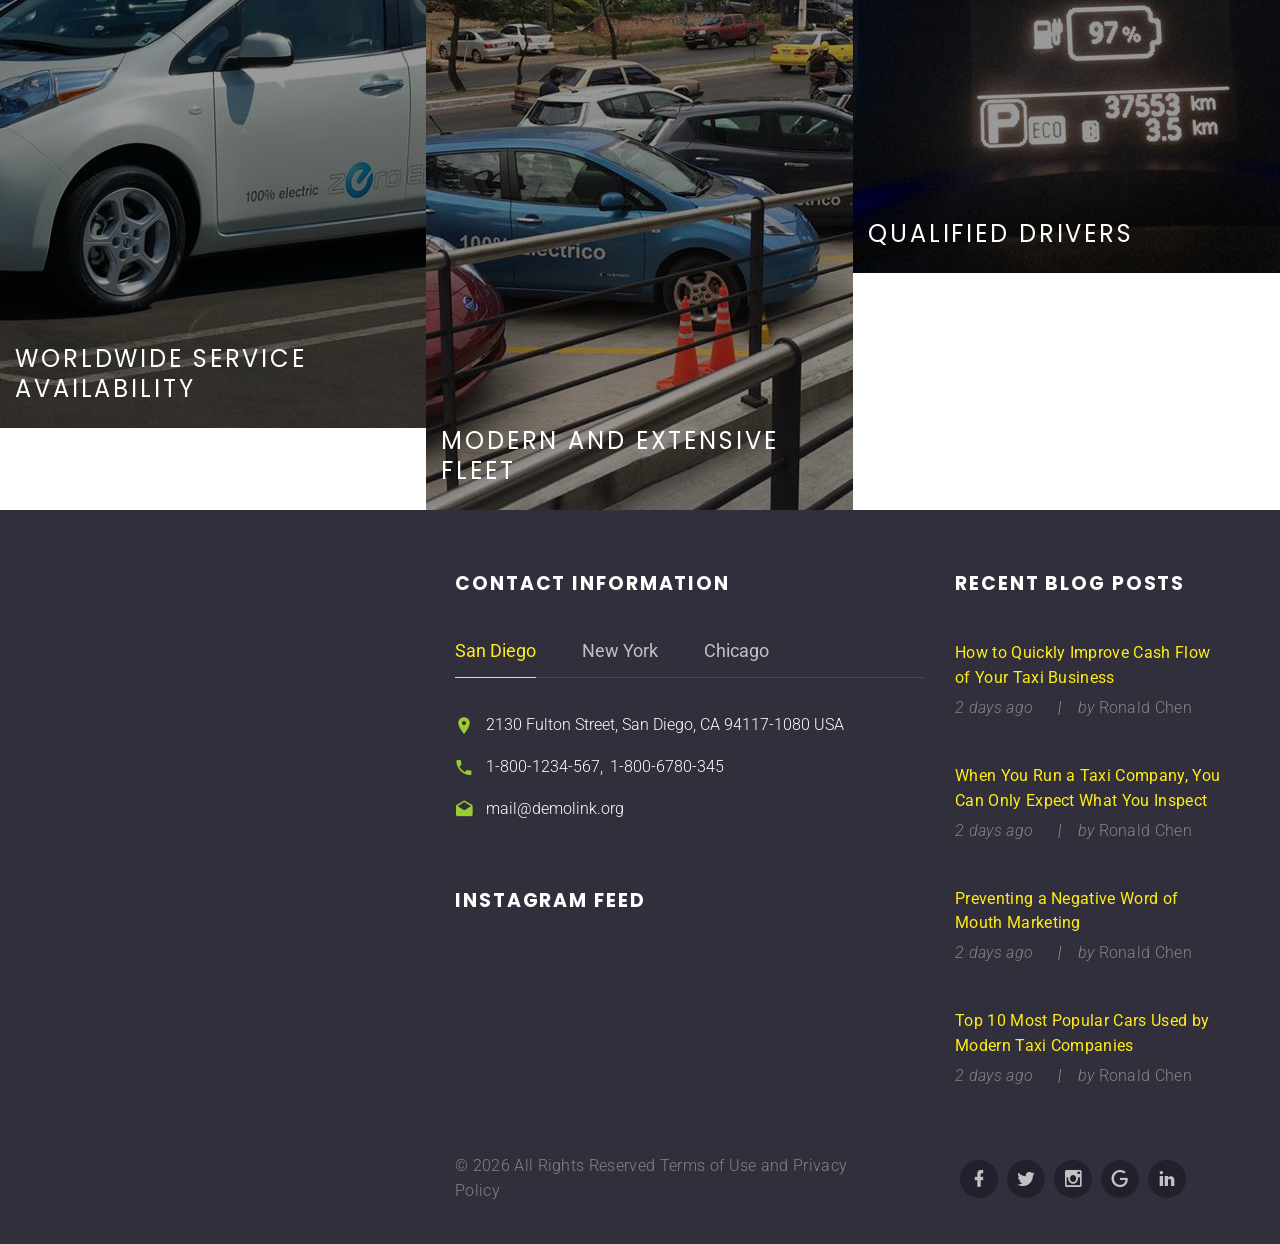
<file: template/site/fullwidth-gallery-inside-title.html>
<!DOCTYPE html>
<html class="wide wow-animation" lang="en">
  <head>
    <!-- Site Title-->
    <title>Gallery Fullwidth Outside Title</title>
    <meta name="format-detection" content="telephone=no">
    <meta name="viewport" content="width=device-width, height=device-height, initial-scale=1.0">
    <meta http-equiv="X-UA-Compatible" content="IE=edge">
    <meta charset="utf-8">
    <link rel="icon" href="images/favicon.ico" type="image/x-icon">
    <!-- Stylesheets -->
    <link rel="stylesheet" type="text/css" href="//fonts.googleapis.com/css?family=Poppins:200,400,500,600%7CRoboto:300,400,300italic,700%7CMontserrat:900">
    <link rel="stylesheet" href="css/bootstrap.css">
    <link rel="stylesheet" href="css/style.css">
    <link rel="stylesheet" href="css/mdi.css">
    <link rel="stylesheet" href="css/fl-bigmug-line.css">
		<!--[if lt IE 10]>
    <div style="background: #212121; padding: 10px 0; box-shadow: 3px 3px 5px 0 rgba(0,0,0,.3); clear: both; text-align:center; position: relative; z-index:1;"><a href="http://windows.microsoft.com/en-US/internet-explorer/"><img src="images/ie8-panel/warning_bar_0000_us.jpg" border="0" height="42" width="820" alt="You are using an outdated browser. For a faster, safer browsing experience, upgrade for free today."></a></div>
    <script src="js/html5shiv.min.js"></script>
		<![endif]--> 
  </head>
  <body>
    <!-- Page preloader-->
    <div class="page-loader">
      <div class="page-loader-body"> 
        <div class="preloader-wrapper big active"> 
          <div class="spinner-layer spinner-blue">
            <div class="circle-clipper left">
              <div class="circle"></div>
            </div>
            <div class="gap-patch">
              <div class="circle"> </div>
            </div>
            <div class="circle-clipper right">
              <div class="circle"></div>
            </div>
          </div>
          <div class="spinner-layer spinner-red">
            <div class="circle-clipper left">
              <div class="circle"></div>
            </div>
            <div class="gap-patch">
              <div class="circle"> </div>
            </div>
            <div class="circle-clipper right">
              <div class="circle"></div>
            </div>
          </div>
          <div class="spinner-layer spinner-yellow"> 
            <div class="circle-clipper left">
              <div class="circle"></div>
            </div>
            <div class="gap-patch">
              <div class="circle"></div>
            </div>
            <div class="circle-clipper right">
              <div class="circle"> </div>
            </div>
          </div>
          <div class="spinner-layer spinner-green"> 
            <div class="circle-clipper left">
              <div class="circle"></div>
            </div>
            <div class="gap-patch">
              <div class="circle"></div>
            </div>
            <div class="circle-clipper right">
              <div class="circle"></div>
            </div>
          </div>
        </div>
      </div>
    </div>
    <!-- Page-->
    <div class="page">
      <!-- Page Header-->
      <header class="section page-header bg-gray-darker breadcrumbs-custom-wrap breadcrumbs-background-02">
        <!-- RD Navbar-->
        <div class="rd-navbar-wrap rd-navbar-default">
          <nav class="rd-navbar" data-layout="rd-navbar-fixed" data-sm-layout="rd-navbar-fixed" data-md-layout="rd-navbar-fullwidth" data-md-device-layout="rd-navbar-fixed" data-lg-layout="rd-navbar-static" data-lg-device-layout="rd-navbar-static" data-md-stick-up-offset="2px" data-lg-stick-up-offset="2px" data-stick-up="true" data-sm-stick-up="true" data-md-stick-up="true" data-lg-stick-up="true">
            <div class="rd-navbar-inner">
              <!-- RD Navbar Panel-->
              <div class="rd-navbar-panel">
                <!-- RD Navbar Toggle-->
                <button class="rd-navbar-toggle" data-rd-navbar-toggle=".rd-navbar-nav-wrap"><span></span></button>
                <!-- RD Navbar Brand-->
                <div class="rd-navbar-brand"><a class="brand-name" href="index.html"><img class="logo-default" src="images/logo-default-128x52.png" alt="" width="128" height="52"/><img class="logo-inverse" src="images/logo-inverse-362x92.png" alt="" width="362" height="92"/></a></div>
              </div>
              <div class="rd-navbar-aside-right">
                <div class="rd-navbar-nav-wrap">
                  <!-- RD Navbar Nav-->
                  <ul class="rd-navbar-nav">
                    <li><a href="index.html">Home</a>
                    </li>
                    <li><a href="about-us.html">About Us</a>
                    </li>
                    <li><a href="#">Services</a>
                      <!-- RD Navbar Dropdown-->
                      <ul class="rd-navbar-dropdown">
                        <li><a href="services.html">Services</a>
                        </li>
                        <li><a href="single-service.html">Single Service</a>
                        </li>
                      </ul>
                    </li>
                    <li class="active"><a href="#">Gallery</a>
                      <!-- RD Navbar Dropdown-->
                      <ul class="rd-navbar-dropdown">
                        <li><a href="grid-album-gallery.html">Grid Album Gallery</a>
                        </li>
                        <li><a href="fullwidth-gallery-inside-title.html">Fullwidth Gallery Inside Title</a>
                        </li>
                        <li><a href="grid-gallery-outside-title.html">Grid Gallery Outside Title</a>
                        </li>
                        <li><a href="masonry-gallery-outside-title.html">Masonry Gallery Outside Title</a>
                        </li>
                      </ul>
                    </li>
                    <li><a href="#">Blog</a>
                      <!-- RD Navbar Dropdown-->
                      <ul class="rd-navbar-dropdown">
                        <li><a href="classic-blog.html">Classic Blog</a>
                        </li>
                        <li><a href="grid-blog.html">Grid Blog</a>
                        </li>
                        <li><a href="masonry-blog.html">Masonry Blog</a>
                        </li>
                        <li><a href="modern-blog.html">Modern Blog</a>
                        </li>
                        <li><a href="audio-post.html">Audio Post</a>
                        </li>
                        <li><a href="image-post.html">Image Post</a>
                        </li>
                        <li><a href="single-post.html">Single Post</a>
                        </li>
                        <li><a href="video-post.html">Video Post</a>
                        </li>
                      </ul>
                    </li>
                    <li><a href="#">Pages</a>
                      <!-- RD Navbar Megamenu-->
                      <ul class="rd-navbar-megamenu rd-navbar-megamenu-banner">
                        <li><img src="images/accordions-1-570x600.jpg" alt="" width="570" height="600"/>
                        </li>
                        <li>
                          <ul class="rd-megamenu-list">
                            <li><a href="404-page.html">404 Page</a></li>
                            <li><a href="503-page.html">503 Page</a></li>
                            <li><a href="careers.html">Careers</a></li>
                            <li><a href="single-job.html">Single Job</a></li>
                            <li><a href="coming-soon.html">Coming Soon</a></li>
                            <li><a href="pricing.html">Pricing</a></li>
                            <li><a href="tooltips.html">Tooltips</a></li>
                          </ul>
                        </li>
                        <li>
                          <ul class="rd-megamenu-list">
                            <li><a href="our-history.html">Our History</a></li>
                            <li><a href="login-page.html">Login Page</a></li>
                            <li><a href="registration-page.html">Registration Page</a></li>
                            <li><a href="search-results.html">Search Results</a></li>
                            <li><a href="under-construction.html">Under Construction</a></li>
                            <li><a href="privacy-policy.html">Privacy policy</a></li>
                          </ul>
                        </li>
                        <li>
                          <ul class="rd-megamenu-list">
                            <li><a href="accordions.html">Accordions</a></li>
                            <li><a href="countdown.html">Countdown</a></li>
                            <li><a href="forms.html">Forms</a></li>
                            <li><a href="grid-system.html">Grid System</a></li>
                            <li><a href="tables.html">Tables</a></li>
                            <li><a href="tabs.html">Tabs</a></li>
                            <li><a href="typography.html">Typography</a></li>
                            <li><a href="radials.html">Radials</a></li>
                          </ul>
                        </li>
                      </ul>
                    </li>
                    <li><a href="contacts.html">Contacts</a>
                    </li>
                  </ul>
                </div>
                <div class="rd-navbar-aside-right-inner">
                  <!-- RD Navbar Search-->
                  <div class="rd-navbar-search"><a class="rd-navbar-search-toggle" data-rd-navbar-toggle=".rd-navbar-search" href="#"><span></span></a>
                    <form class="rd-search" action="search-results.html" data-search-live="rd-search-results-live" method="GET">
                      <div class="form-wrap">
                        <label class="form-label form-label" for="rd-navbar-search-form-input">Search...</label>
                        <input class="rd-navbar-search-form-input form-input" id="rd-navbar-search-form-input" type="text" name="s" autocomplete="off"/>
                        <div class="rd-search-results-live" id="rd-search-results-live"></div>
                      </div>
                      <button class="rd-search-form-submit mdi mdi-magnify"></button>
                    </form>
                  </div>
                </div>
              </div>
            </div>
          </nav>
        </div>
        <!-- Breadcrumbs-->
        <section class="breadcrumbs-custom breadcrumbs-custom-svg">
          <div class="shell">
            <p class="breadcrumbs-custom-subtitle">Outside Title</p>
            <p class="heading-1 breadcrumbs-custom-title">Fullwidth Gallery</p>
            <ul class="breadcrumbs-custom-path">
              <li><a href="index.html">Home</a></li>
              <li><a href="#">Gallery</a></li>
              <li class="active">Fullwidth Gallery Outside Title</li>
            </ul>
          </div>
        </section>

      </header>
      <!-- titled Grid gallery-->
      <section class="section section-lg-top text-center bg-white">
        <h3>full-width gallery Outside title</h3>
        <div class="isotope-wrap range range-50">
          <!-- Isotope Filters-->
          <div class="cell-lg-12">
            <ul class="isotope-filters isotope-filters-horizontal">
              <li class="block-top-level">
                <p class="big">Choose your category:</p>
                <!-- Isotope Filters-->
                <button class="isotope-filters-toggle button button-xs button-primary" data-custom-toggle=".isotope-filters-list" data-custom-toggle-hide-on-blur="true">Filter<span class="caret"></span></button>
                <ul class="isotope-filters-list">
                  <li><a class="active" data-isotope-filter="*" data-isotope-group="gallery-01" href="#">All Categories</a></li>
                  <li><a data-isotope-filter="type 1" data-isotope-group="gallery-01" href="#">Type 1</a></li>
                  <li><a data-isotope-filter="type 2" data-isotope-group="gallery-01" href="#">Type 2</a></li>
                </ul>
              </li>
            </ul>
          </div>
          <!-- Isotope Content-->
          <div class="cell-lg-12">
            <div class="isotope" data-isotope-layout="fitRows" data-isotope-group="gallery-01" data-lightgallery="group">
              <div class="row row-condensed row-no-gutter">
                <div class="col-xs-12 col-sm-6 col-md-4 isotope-item" data-filter="type 1">
                  <div class="gallery-item title-inside-gallery-item gallery-item-fullwidth">
                    <div class="gallery-item-image">
                      <figure><img src="images/gallery-grid-01-570x380.jpg" alt="" width="570" height="380"/>
                      </figure>
                      <div class="title-inside-gallery-caption"><a class="title-inside-gallery-title" href="#">Corporate taxi</a>
                        <p class="title-inside-gallery-text">Our regular taxi services make us the most popular among other taxi providers.</p>
                      </div>
                    </div>
                  </div>
                </div>
                <div class="col-xs-12 col-sm-6 col-md-4 isotope-item" data-filter="type 1">
                  <div class="gallery-item title-inside-gallery-item gallery-item-fullwidth">
                    <div class="gallery-item-image">
                      <figure><img src="images/gallery-grid-02-570x380.jpg" alt="" width="570" height="380"/>
                      </figure>
                      <div class="title-inside-gallery-caption"><a class="title-inside-gallery-title" href="#">Fast &amp; safe driving</a>
                        <p class="title-inside-gallery-text">Our regular taxi services make us the most popular among other taxi providers.</p>
                      </div>
                    </div>
                  </div>
                </div>
                <div class="col-xs-12 col-sm-6 col-md-4 isotope-item" data-filter="type 1">
                  <div class="gallery-item title-inside-gallery-item gallery-item-fullwidth">
                    <div class="gallery-item-image">
                      <figure><img src="images/gallery-grid-03-570x380.jpg" alt="" width="570" height="380"/>
                      </figure>
                      <div class="title-inside-gallery-caption"><a class="title-inside-gallery-title" href="#">Timely airport transfer</a>
                        <p class="title-inside-gallery-text">Our regular taxi services make us the most popular among other taxi providers.</p>
                      </div>
                    </div>
                  </div>
                </div>
                <div class="col-xs-12 col-sm-6 col-md-4 isotope-item" data-filter="type 2">
                  <div class="gallery-item title-inside-gallery-item gallery-item-fullwidth">
                    <div class="gallery-item-image">
                      <figure><img src="images/gallery-grid-04-570x380.jpg" alt="" width="570" height="380"/>
                      </figure>
                      <div class="title-inside-gallery-caption"><a class="title-inside-gallery-title" href="#">Worldwide service availability</a>
                        <p class="title-inside-gallery-text">Our regular taxi services make us the most popular among other taxi providers.</p>
                      </div>
                    </div>
                  </div>
                </div>
                <div class="col-xs-12 col-sm-6 col-md-4 isotope-item" data-filter="type 2">
                  <div class="gallery-item title-inside-gallery-item gallery-item-fullwidth">
                    <div class="gallery-item-image">
                      <figure><img src="images/gallery-grid-05-570x380.jpg" alt="" width="570" height="380"/>
                      </figure>
                      <div class="title-inside-gallery-caption"><a class="title-inside-gallery-title" href="#">Modern and extensive fleet</a>
                        <p class="title-inside-gallery-text">Our regular taxi services make us the most popular among other taxi providers.</p>
                      </div>
                    </div>
                  </div>
                </div>
                <div class="col-xs-12 col-sm-6 col-md-4 isotope-item" data-filter="type 2">
                  <div class="gallery-item title-inside-gallery-item gallery-item-fullwidth">
                    <div class="gallery-item-image">
                      <figure><img src="images/gallery-grid-06-570x380.jpg" alt="" width="570" height="380"/>
                      </figure>
                      <div class="title-inside-gallery-caption"><a class="title-inside-gallery-title" href="#">Qualified drivers</a>
                        <p class="title-inside-gallery-text">Our regular taxi services make us the most popular among other taxi providers.</p>
                      </div>
                    </div>
                  </div>
                </div>
              </div>
            </div>
          </div>
        </div>
      </section>

      <!-- Page Footer-->
      <!-- Footer Extended-->
      <footer class="section page-footer page-footer-extended text-center text-md-left bg-gray-darker">
        <div class="rd-google-map-wrap">
          <div class="rd-google-map rd-google-map-novi rd-google-map__model" data-zoom="15" data-y="40.643180" data-x="-73.9874068" data-styles="[ { &quot;featureType&quot;: &quot;all&quot;, &quot;elementType&quot;: &quot;labels.text.fill&quot;, &quot;stylers&quot;: [ { &quot;saturation&quot;: 36 }, { &quot;color&quot;: &quot;#000000&quot; }, { &quot;lightness&quot;: 40 } ] }, { &quot;featureType&quot;: &quot;all&quot;, &quot;elementType&quot;: &quot;labels.text.stroke&quot;, &quot;stylers&quot;: [ { &quot;visibility&quot;: &quot;on&quot; }, { &quot;color&quot;: &quot;#000000&quot; }, { &quot;lightness&quot;: 16 } ] }, { &quot;featureType&quot;: &quot;all&quot;, &quot;elementType&quot;: &quot;labels.icon&quot;, &quot;stylers&quot;: [ { &quot;visibility&quot;: &quot;off&quot; } ] }, { &quot;featureType&quot;: &quot;administrative&quot;, &quot;elementType&quot;: &quot;geometry.fill&quot;, &quot;stylers&quot;: [ { &quot;color&quot;: &quot;#000000&quot; }, { &quot;lightness&quot;: 20 } ] }, { &quot;featureType&quot;: &quot;administrative&quot;, &quot;elementType&quot;: &quot;geometry.stroke&quot;, &quot;stylers&quot;: [ { &quot;color&quot;: &quot;#000000&quot; }, { &quot;lightness&quot;: 17 }, { &quot;weight&quot;: 1.2 } ] }, { &quot;featureType&quot;: &quot;landscape&quot;, &quot;elementType&quot;: &quot;geometry&quot;, &quot;stylers&quot;: [ { &quot;color&quot;: &quot;#000000&quot; }, { &quot;lightness&quot;: 20 } ] }, { &quot;featureType&quot;: &quot;poi&quot;, &quot;elementType&quot;: &quot;geometry&quot;, &quot;stylers&quot;: [ { &quot;color&quot;: &quot;#000000&quot; }, { &quot;lightness&quot;: 21 } ] }, { &quot;featureType&quot;: &quot;road.highway&quot;, &quot;elementType&quot;: &quot;geometry.fill&quot;, &quot;stylers&quot;: [ { &quot;color&quot;: &quot;#000000&quot; }, { &quot;lightness&quot;: 17 } ] }, { &quot;featureType&quot;: &quot;road.highway&quot;, &quot;elementType&quot;: &quot;geometry.stroke&quot;, &quot;stylers&quot;: [ { &quot;color&quot;: &quot;#000000&quot; }, { &quot;lightness&quot;: 29 }, { &quot;weight&quot;: 0.2 } ] }, { &quot;featureType&quot;: &quot;road.arterial&quot;, &quot;elementType&quot;: &quot;geometry&quot;, &quot;stylers&quot;: [ { &quot;color&quot;: &quot;#000000&quot; }, { &quot;lightness&quot;: 18 } ] }, { &quot;featureType&quot;: &quot;road.local&quot;, &quot;elementType&quot;: &quot;geometry&quot;, &quot;stylers&quot;: [ { &quot;color&quot;: &quot;#000000&quot; }, { &quot;lightness&quot;: 16 } ] }, { &quot;featureType&quot;: &quot;transit&quot;, &quot;elementType&quot;: &quot;geometry&quot;, &quot;stylers&quot;: [ { &quot;color&quot;: &quot;#000000&quot; }, { &quot;lightness&quot;: 19 } ] }, { &quot;featureType&quot;: &quot;water&quot;, &quot;elementType&quot;: &quot;geometry&quot;, &quot;stylers&quot;: [ { &quot;color&quot;: &quot;#000000&quot; }, { &quot;lightness&quot;: 17 } ] } ]">
            <ul class="map_locations">
              <li data-y="40.643180" data-x="-73.9874068">
                <p>9870 St Vincent Place, Glasgow, DC 45 Fr 45.</p>
              </li>
            </ul>
          </div>
        </div>
        <div class="shell shell-wide">
          <div class="range range-xs-center range-md-justify range-lg-right range-135">
            <div class="cell-sm-8 cell-md-6 cell-lg-5">
              <div class="contact-info-wrap">
                <h6>contact information </h6>
                <div class="tabs-custom tabs-horizontal tabs-line tabs-line-small" id="tabs-21"> 
                  <!-- Nav tabs-->
                  <ul class="nav nav-tabs">
                    <li class="active"><a href="#tabs-extended-2-1" data-toggle="tab">San Diego</a></li>
                    <li><a href="#tabs-extended-2-2" data-toggle="tab">New York</a></li>
                    <li><a href="#tabs-extended-2-3" data-toggle="tab">Chicago</a></li>
                  </ul>
                  <!-- Tab panes-->
                  <div class="tab-content">
                    <div class="tab-pane fade in active" id="tabs-extended-2-1">
                      <ul class="list-xs list-darker">
                        <li class="box-inline"><span class="icon icon-md-smaller icon-primary mdi mdi-map-marker"></span>
                          <div><a href="#">2130 Fulton Street, San Diego, CA 94117-1080 USA</a></div>
                        </li>
                        <li class="box-inline"><span class="icon icon-md-smaller icon-primary mdi mdi-phone"></span>
                          <ul class="list-comma">
                            <li><a href="callto:#">1-800-1234-567</a></li>
                            <li><a href="callto:#">1-800-6780-345</a></li>
                          </ul>
                        </li>
                        <li class="box-inline"><span class="icon icon-md-smaller icon-primary mdi mdi-email-open"></span><a href="mailto:#">mail@demolink.org</a></li>
                      </ul>
                    </div>
                    <div class="tab-pane fade" id="tabs-extended-2-2">
                      <ul class="list-xs list-darker">
                        <li class="box-inline"><span class="icon icon-md-smaller icon-primary mdi mdi-map-marker"></span><a href="#">2130 Fulton Street, New York, NY 94117-1080 USA</a></li>
                        <li class="box-inline"><span class="icon icon-md-smaller icon-primary mdi mdi-phone"></span>
                          <ul class="list-comma">
                            <li><a href="callto:#">1-800-0987-654</a></li>
                            <li><a href="callto:#">1-800-0987-654</a></li>
                          </ul>
                        </li>
                        <li class="box-inline"><span class="icon icon-md-smaller icon-primary mdi mdi-email-open"></span><a href="mailto:#">newyork@demolink.org</a></li>
                      </ul>
                    </div>
                    <div class="tab-pane fade" id="tabs-extended-2-3">
                      <ul class="list-xs list-darker">
                        <li class="box-inline"><span class="icon icon-md-smaller icon-primary mdi mdi-map-marker"></span><a href="#">2130 Fulton Street, Chicago, IL 94117-1080 USA</a></li>
                        <li class="box-inline"><span class="icon icon-md-smaller icon-primary mdi mdi-phone"></span>
                          <ul class="list-comma">
                            <li><a href="callto:#">1-800-6543-765</a></li>
                            <li><a href="callto:#">1-800-3434-876</a></li>
                          </ul>
                        </li>
                        <li class="box-inline"><span class="icon icon-md-smaller icon-primary mdi mdi-email-open"></span><a href="mailto:#">chicago@demolink.org</a></li>
                      </ul>
                    </div>
                  </div>
                </div>
                <h6>Instagram feed</h6>
                <div class="instafeed text-center" data-instafeed-tagname="bTaxiTM" data-instafeed-get="tagged" data-instafeed-sort="least-liked" data-lightgallery="group">
                  <div class="range range-narrow range-10">
                    <div class="cell-xs-3 cell-xxs-4" data-instafeed-item="">
                      <div class="thumbnail-instafeed thumbnail-instafeed-minimal"> <a class="instagram-link" data-lightgallery="group-item" href="#" data-images-standard_resolution-url="href"><img class="instagram-image" src="images/_blank.png" alt="" data-images-standard_resolution-url="src"/></a>
                        <div class="caption"> 
                          <ul class="list-inline">
                            <li><span class="icon mdi mdi-heart"></span><span data-likes-count="text"></span></li>
                            <li><span class="icon mdi mdi-comment"></span><span data-comments-count="text"></span></li>
                          </ul>
                        </div>
                      </div>
                    </div>
                    <div class="cell-xs-3 cell-xxs-4" data-instafeed-item="">
                      <div class="thumbnail-instafeed thumbnail-instafeed-minimal"> <a class="instagram-link" data-lightgallery="group-item" href="#" data-images-standard_resolution-url="href"><img class="instagram-image" src="images/_blank.png" alt="" data-images-standard_resolution-url="src"/></a>
                        <div class="caption"> 
                          <ul class="list-inline">
                            <li><span class="icon mdi mdi-heart"></span><span data-likes-count="text"></span></li>
                            <li><span class="icon mdi mdi-comment"></span><span data-comments-count="text"></span></li>
                          </ul>
                        </div>
                      </div>
                    </div>
                    <div class="cell-xs-3 cell-xxs-4" data-instafeed-item="">
                      <div class="thumbnail-instafeed thumbnail-instafeed-minimal"> <a class="instagram-link" data-lightgallery="group-item" href="#" data-images-standard_resolution-url="href"><img class="instagram-image" src="images/_blank.png" alt="" data-images-standard_resolution-url="src"/></a>
                        <div class="caption"> 
                          <ul class="list-inline">
                            <li><span class="icon mdi mdi-heart"></span><span data-likes-count="text"></span></li>
                            <li><span class="icon mdi mdi-comment"></span><span data-comments-count="text"></span></li>
                          </ul>
                        </div>
                      </div>
                    </div>
                    <div class="cell-xs-3 cell-xxs-4" data-instafeed-item="">
                      <div class="thumbnail-instafeed thumbnail-instafeed-minimal"> <a class="instagram-link" data-lightgallery="group-item" href="#" data-images-standard_resolution-url="href"><img class="instagram-image" src="images/_blank.png" alt="" data-images-standard_resolution-url="src"/></a>
                        <div class="caption"> 
                          <ul class="list-inline">
                            <li><span class="icon mdi mdi-heart"></span><span data-likes-count="text"></span></li>
                            <li><span class="icon mdi mdi-comment"></span><span data-comments-count="text"></span></li>
                          </ul>
                        </div>
                      </div>
                    </div>
                  </div>
                </div>
              </div>
            </div>
            <div class="cell-sm-8 cell-md-5 cell-lg-3">
              <h6>recent blog posts</h6>
              <div class="blog-inline-wrap">
                <!-- Blog Inline-->
                <article class="blog-inline">
                  <div class="blog-inline-title"><a href="single-post.html">How to Quickly Improve Cash Flow of Your Taxi Business</a></div>
                  <ul class="blog-inline-meta">
                    <li><a href="single-post.html"> 2 days ago</a></li>
                    <li>
                      by&nbsp;<a class="text-normal" href="single-post.html">Ronald Chen</a></li>
                  </ul>
                </article>
                <!-- Blog Inline-->
                <article class="blog-inline">
                  <div class="blog-inline-title"><a href="single-post.html">When You Run a Taxi Company, You Can Only Expect What You Inspect</a></div>
                  <ul class="blog-inline-meta">
                    <li><a href="single-post.html"> 2 days ago</a></li>
                    <li>
                      by&nbsp;<a class="text-normal" href="single-post.html">Ronald Chen</a></li>
                  </ul>
                </article>
                <!-- Blog Inline-->
                <article class="blog-inline">
                  <div class="blog-inline-title"><a href="single-post.html">Preventing a Negative Word of Mouth Marketing</a></div>
                  <ul class="blog-inline-meta">
                    <li><a href="single-post.html"> 2 days ago</a></li>
                    <li>
                      by&nbsp;<a class="text-normal" href="single-post.html">Ronald Chen</a></li>
                  </ul>
                </article>
                <!-- Blog Inline-->
                <article class="blog-inline">
                  <div class="blog-inline-title"><a href="single-post.html">Top 10 Most Popular Cars Used by Modern Taxi Companies</a></div>
                  <ul class="blog-inline-meta">
                    <li><a href="single-post.html"> 2 days ago</a></li>
                    <li>
                      by&nbsp;<a class="text-normal" href="single-post.html">Ronald Chen</a></li>
                  </ul>
                </article>
              </div>
            </div>
            <div class="cell-lg-8">
              <div class="range range-md-reverse range-xs-center range-md-middle range-135 range-lg-left">
                <div class="cell-sm-10 cell-md-5 cell-lg-5 cell-xl-5 text-center">
                  <ul class="group-xs group-middle social-icons-list">
                    <li><a class="icon icon-md-smaller icon-circle icon-secondary-5-filled mdi mdi-facebook" href="#"></a></li>
                    <li><a class="icon icon-md-smaller icon-circle icon-secondary-5-filled mdi mdi-twitter" href="#"></a></li>
                    <li><a class="icon icon-md-smaller icon-circle icon-secondary-5-filled mdi mdi-instagram" href="#"></a></li>
                    <li><a class="icon icon-md-smaller icon-circle icon-secondary-5-filled mdi mdi-google" href="#"></a></li>
                    <li><a class="icon icon-md-smaller icon-circle icon-secondary-5-filled mdi mdi-linkedin" href="#"></a></li>
                  </ul>
                </div>
                <div class="cell-sm-10 cell-md-7 cell-lg-7 cell-xl-6">
                  <p class="right">&#169;&nbsp;<span class="copyright-year"></span> All Rights Reserved&nbsp;<a href="#">Terms of Use</a>&nbsp;and&nbsp;<a href="privacy-policy.html">Privacy Policy</a></p>
                </div>
              </div>
            </div>
          </div>
        </div>
      </footer>
    </div>
    <!-- PANEL-->
    <!-- END PANEL-->
    <!-- Global Mailform Output-->
    <div class="snackbars" id="form-output-global"></div>
    <!-- Javascript-->
    <script src="js/core.min.js"></script>
    <script src="js/script.js"></script>
  </body>
</html>
</file>
